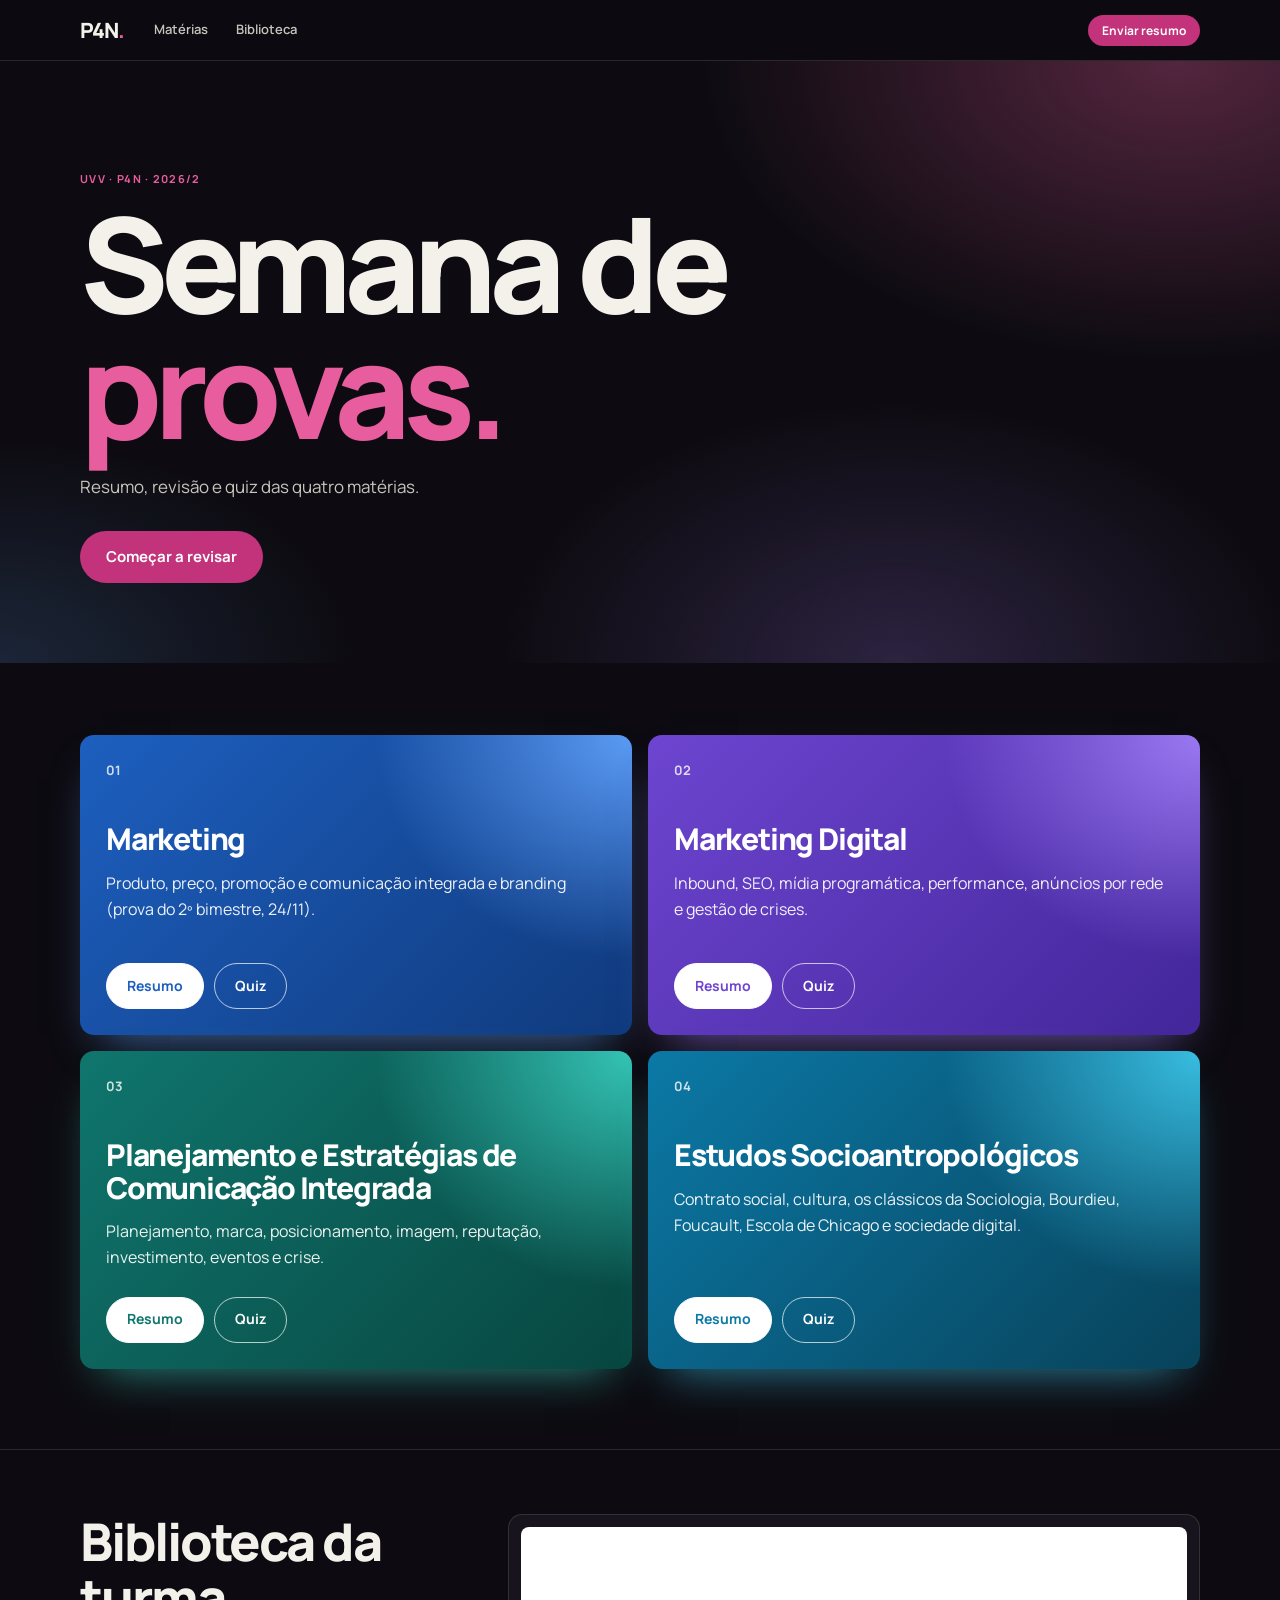
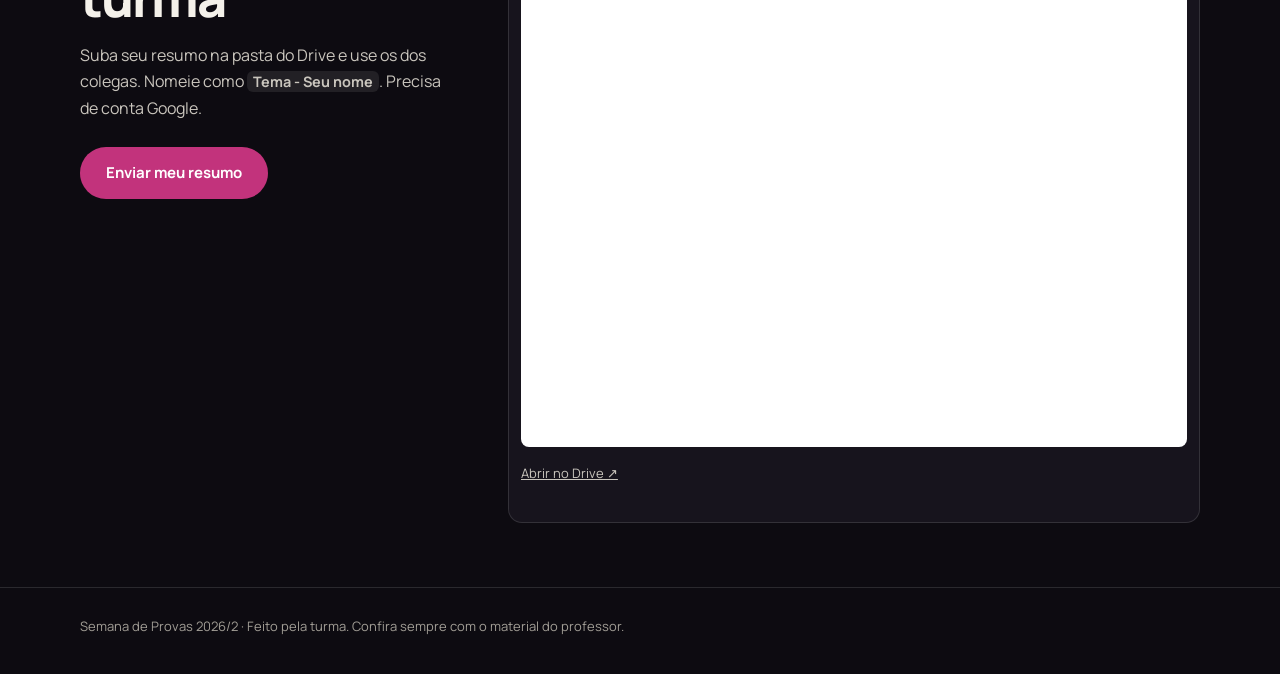
<file: docs/index.html>
<!doctype html>
<html lang="pt-BR">
<head>
<meta charset="utf-8">
<meta name="viewport" content="width=device-width, initial-scale=1">
<meta name="description" content="Resumos, revisão relâmpago e quizzes das quatro matérias da semana de provas 2026/2, mais uma biblioteca de resumos da turma.">
<meta name="theme-color" content="#0d0b11">
<title>Semana de Provas 2026/2 · P4N</title>
<link rel="icon" href="data:image/svg+xml,%3Csvg xmlns='http://www.w3.org/2000/svg' viewBox='0 0 24 24'%3E%3Cpath fill='%23e85d9e' d='M12 3L1 9l11 6l9-4.91V17h2V9M5 13.18v4L12 21l7-3.82v-4L12 17z'/%3E%3C/svg%3E">
<link rel="preconnect" href="https://fonts.googleapis.com"><link rel="preconnect" href="https://fonts.gstatic.com" crossorigin><link href="https://fonts.googleapis.com/css2?family=Manrope:wght@400;500;600;700;800&display=swap" rel="stylesheet">
<link rel="stylesheet" href="style.css?v=cdbc5a06">
<script src="app.js?v=583c9f27" defer></script>
</head>
<body class="page-home">
<a class="skip" href="#conteudo">Pular para o conteúdo</a>
<header class="topbar"><div class="wrap topbar-in"><a class="brand" href="index.html" aria-label="Início">P4N<span>.</span></a><nav class="toplinks" aria-label="Seções"><a href="#materias">Matérias</a><a href="#biblioteca">Biblioteca</a></nav><a class="top-cta" href="https://drive.google.com/drive/folders/1ZEse542tBFMzU_K1Bm_n62pYWgQAYsZ6" target="_blank" rel="noreferrer">Enviar resumo</a></div></header>
<header class="hero hero-home"><div class="wrap hero-in"><p class="eyebrow">UVV · P4N · 2026/2</p><h1>Semana de<br><em>provas.</em></h1><p class="lede">Resumo, revisão e quiz das quatro matérias.</p><div class="hero-actions"><a class="button big" href="#materias">Começar a revisar</a></div></div></header>
<main id="conteudo"><section class="wrap block" id="materias"><div class="subjects"><article class="subject-card card-blue"><span class="card-num">01</span><h3><a href="marketing.html">Marketing</a></h3><p>Produto, preço, promoção e comunicação integrada e branding (prova do 2º bimestre, 24/11).</p><div class="card-actions"><a class="button" href="marketing.html">Resumo</a><a class="button ghost" href="quiz-marketing.html">Quiz</a></div></article><article class="subject-card card-violet"><span class="card-num">02</span><h3><a href="marketing-digital.html">Marketing Digital</a></h3><p>Inbound, SEO, mídia programática, performance, anúncios por rede e gestão de crises.</p><div class="card-actions"><a class="button" href="marketing-digital.html">Resumo</a><a class="button ghost" href="quiz-marketing-digital.html">Quiz</a></div></article><article class="subject-card card-teal"><span class="card-num">03</span><h3><a href="planejamento-comunicacao-integrada.html">Planejamento e Estratégias de Comunicação Integrada</a></h3><p>Planejamento, marca, posicionamento, imagem, reputação, investimento, eventos e crise.</p><div class="card-actions"><a class="button" href="planejamento-comunicacao-integrada.html">Resumo</a><a class="button ghost" href="quiz-planejamento.html">Quiz</a></div></article><article class="subject-card card-cyan"><span class="card-num">04</span><h3><a href="estudos-socioantropologicos.html">Estudos Socioantropológicos</a></h3><p>Contrato social, cultura, os clássicos da Sociologia, Bourdieu, Foucault, Escola de Chicago e sociedade digital.</p><div class="card-actions"><a class="button" href="estudos-socioantropologicos.html">Resumo</a><a class="button ghost" href="quiz-socioantropologicos.html">Quiz</a></div></article></div></section><section class="library" id="biblioteca"><div class="wrap library-in"><div class="library-text"><h2>Biblioteca da turma</h2><p>Suba seu resumo na pasta do Drive e use os dos colegas. Nomeie como <code>Tema - Seu nome</code>. Precisa de conta Google.</p><a class="button big" href="https://drive.google.com/drive/folders/1ZEse542tBFMzU_K1Bm_n62pYWgQAYsZ6" target="_blank" rel="noreferrer">Enviar meu resumo</a></div><div class="drive-embed"><iframe src="https://drive.google.com/embeddedfolderview?id=1ZEse542tBFMzU_K1Bm_n62pYWgQAYsZ6#grid" title="Pasta do Google Drive com os resumos da turma" loading="lazy"></iframe><p class="embed-note"><a href="https://drive.google.com/drive/folders/1ZEse542tBFMzU_K1Bm_n62pYWgQAYsZ6" target="_blank" rel="noreferrer">Abrir no Drive ↗</a></p></div></div></section>
</main>
<footer class="footer"><div class="wrap">Semana de Provas 2026/2 · Feito pela turma. Confira sempre com o material do professor.</div></footer>
</body>
</html>
</file>
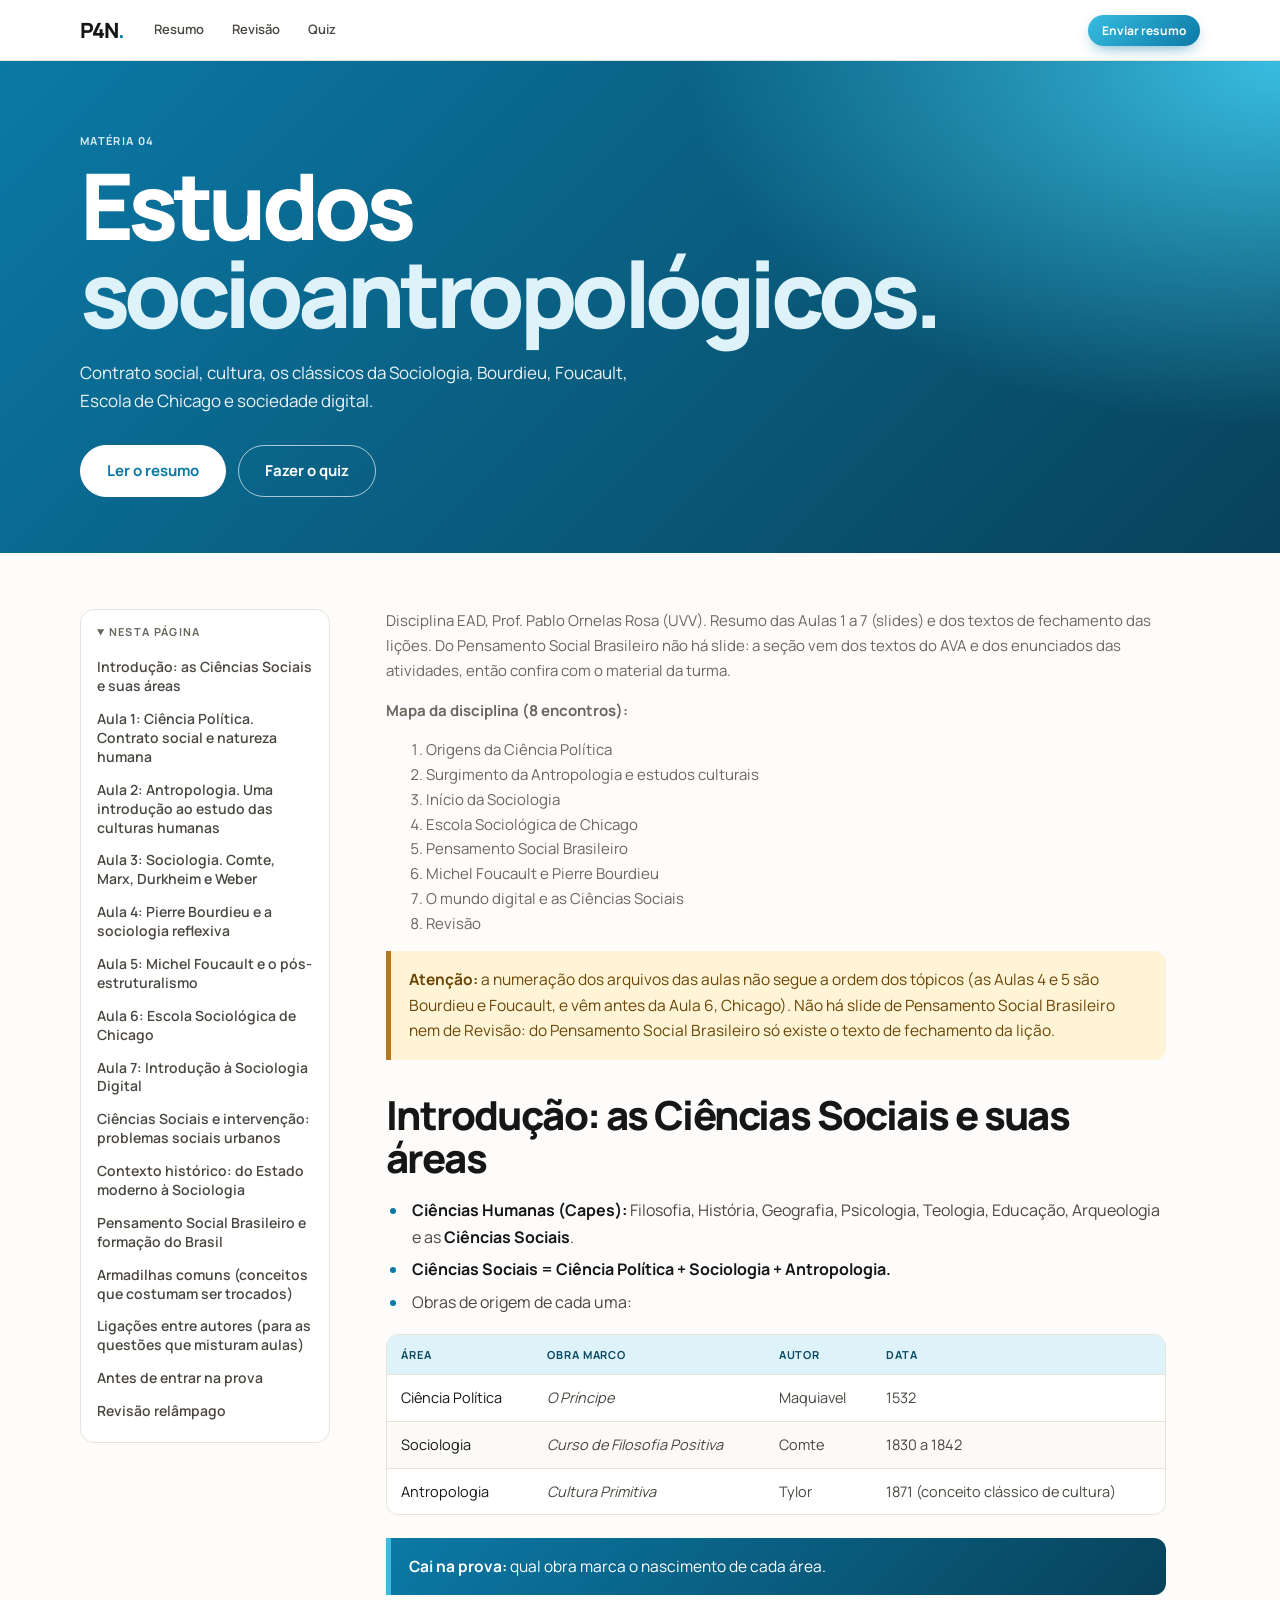
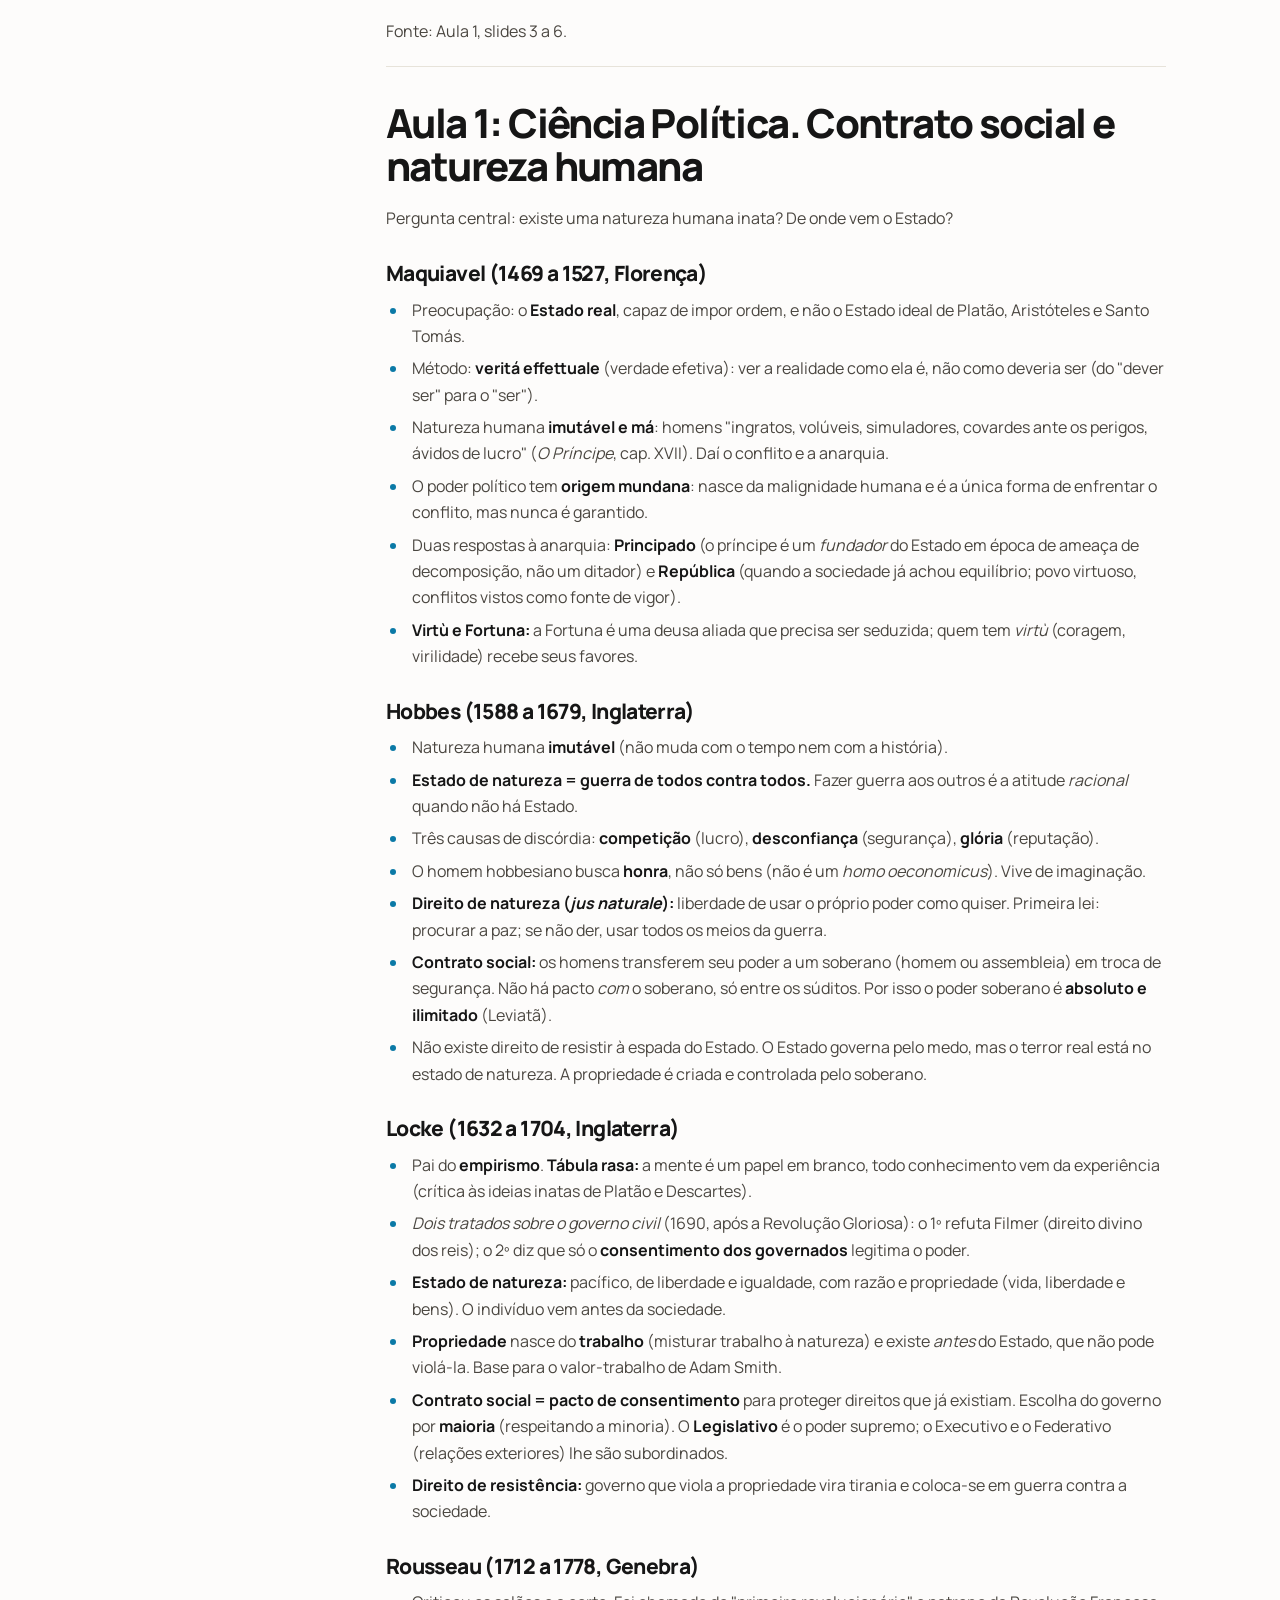
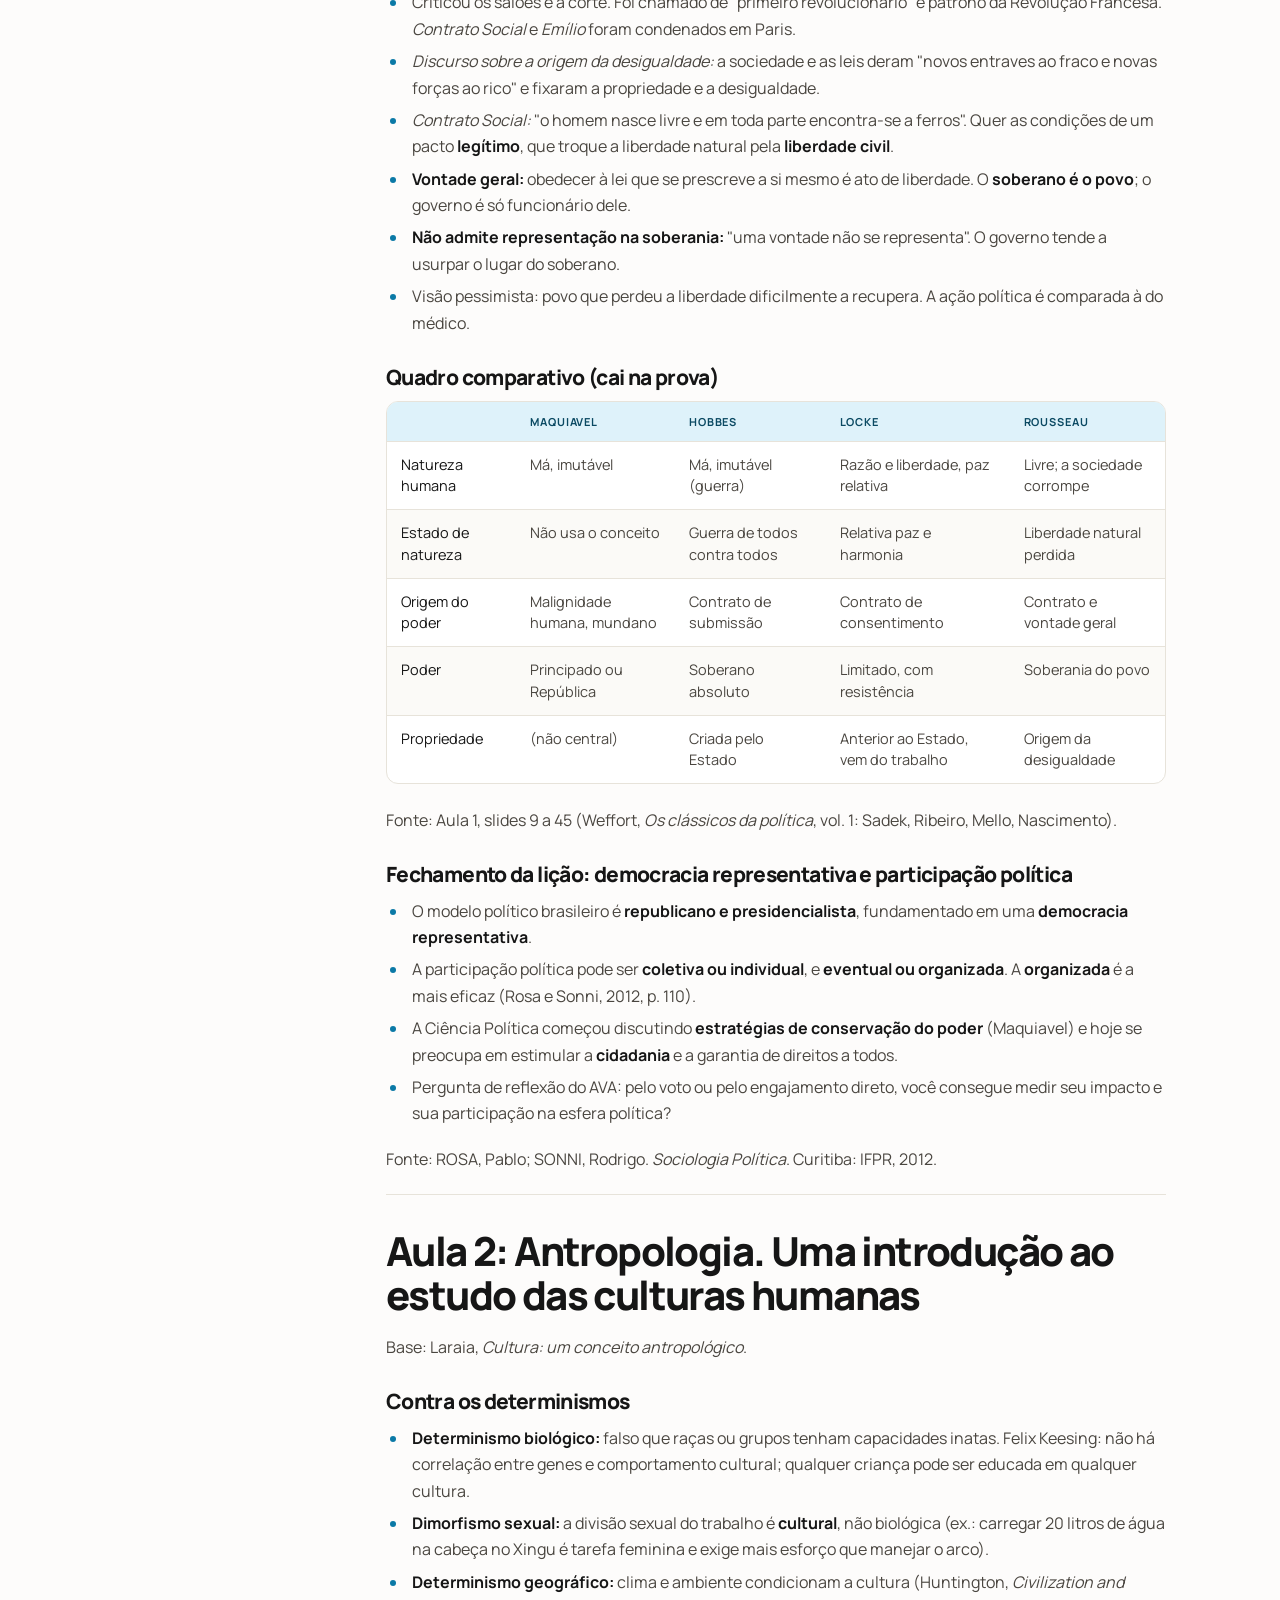
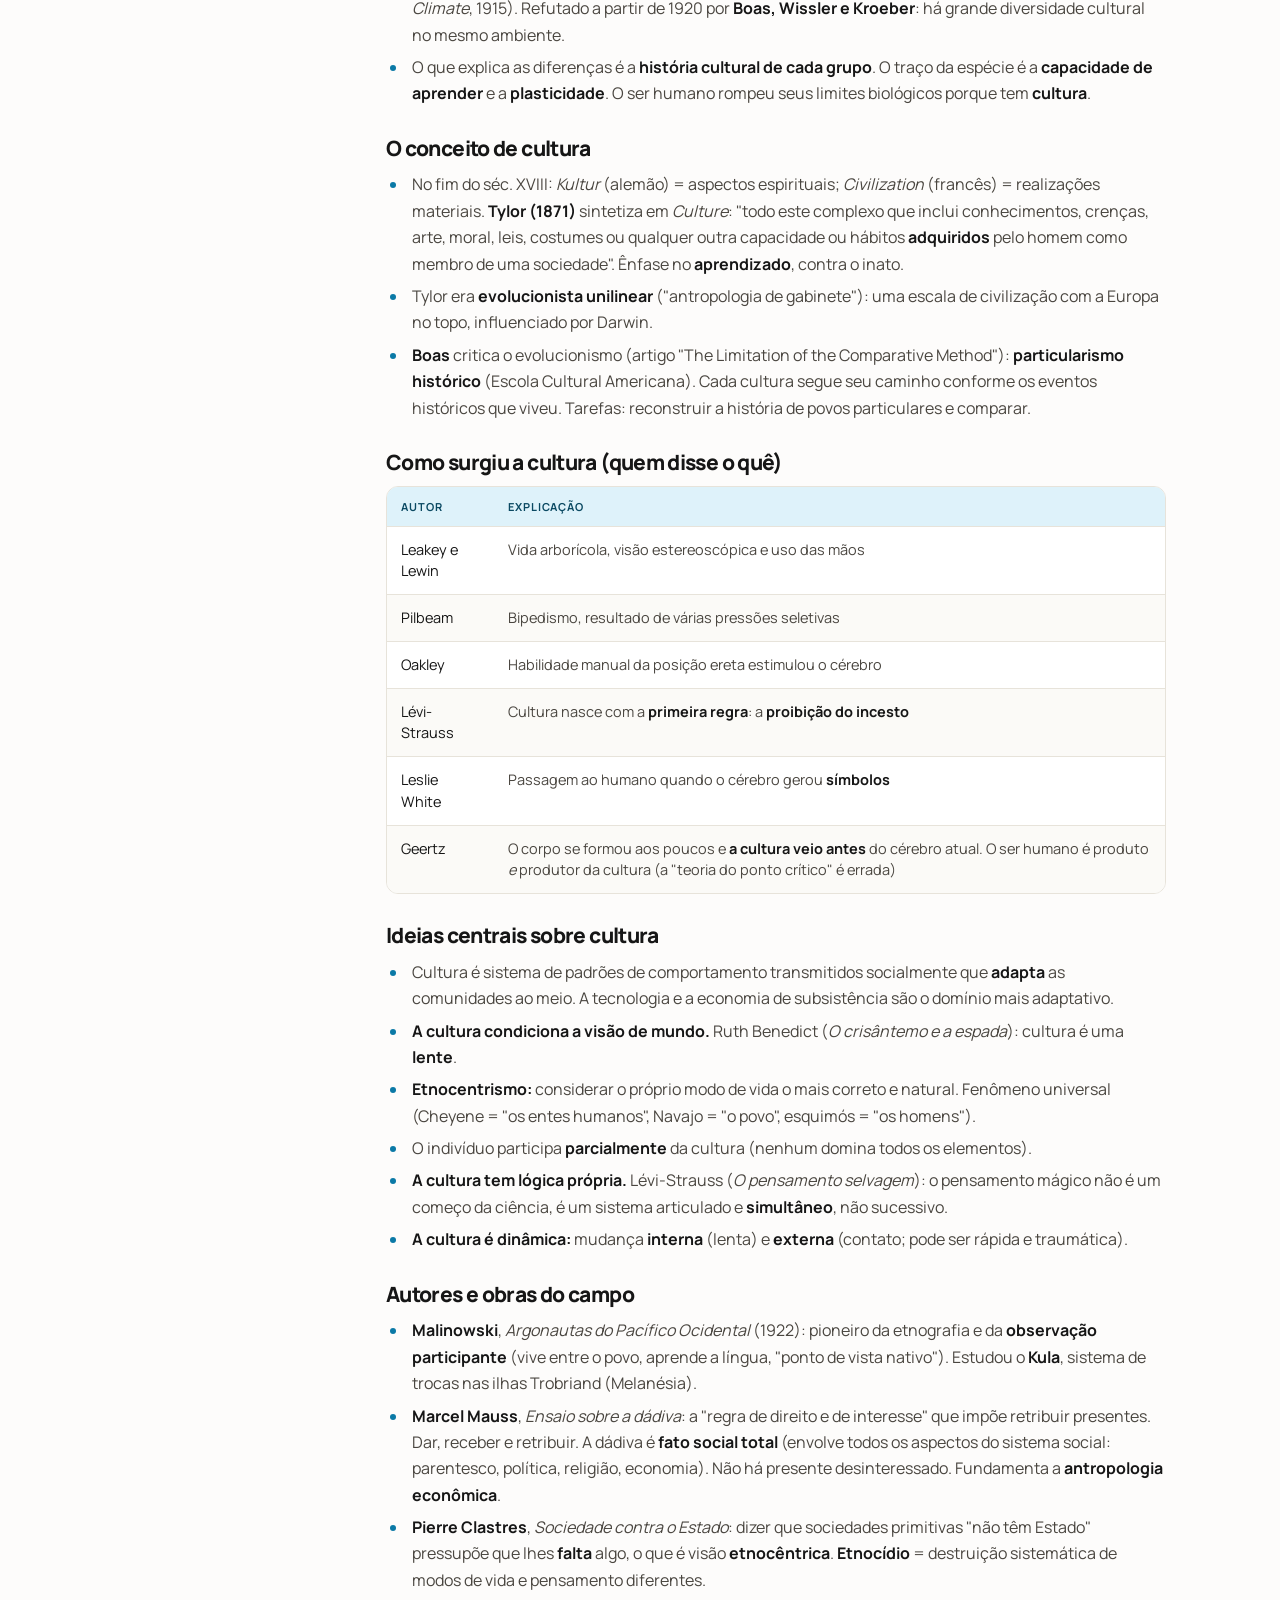
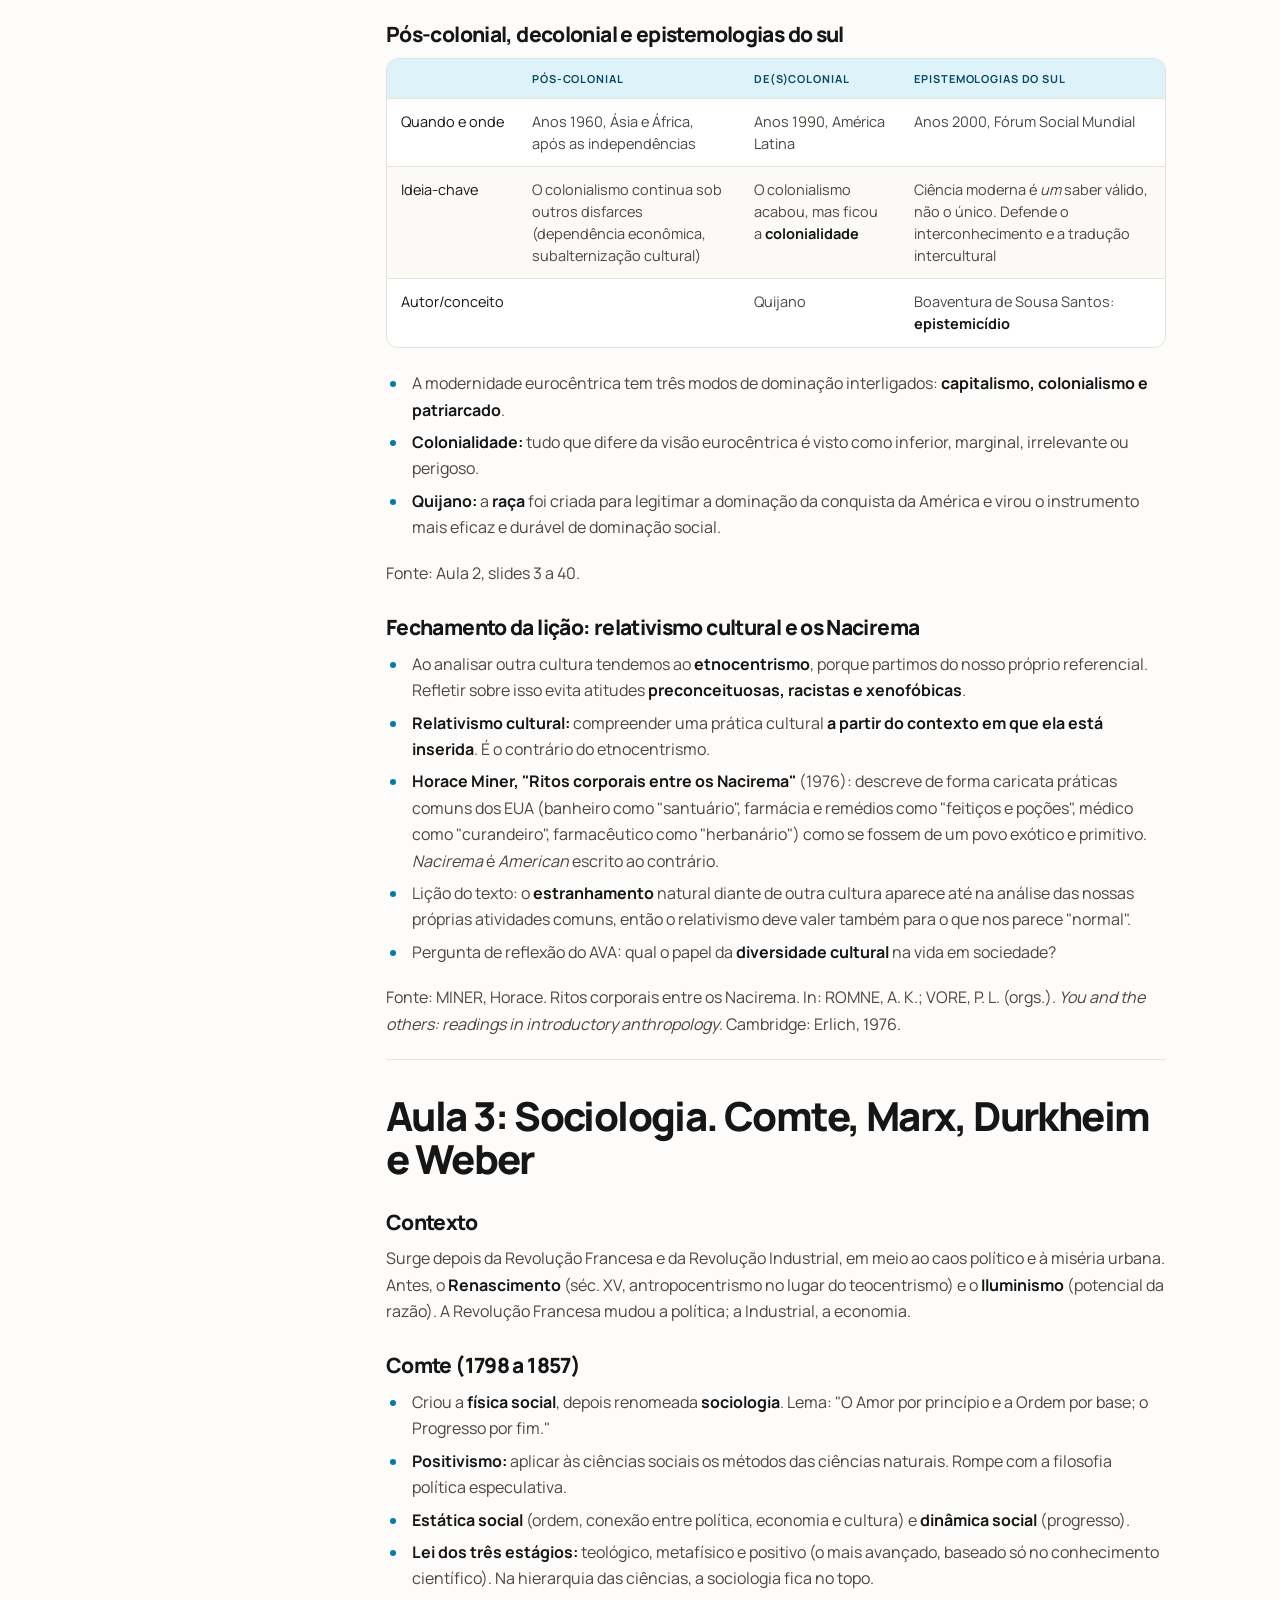
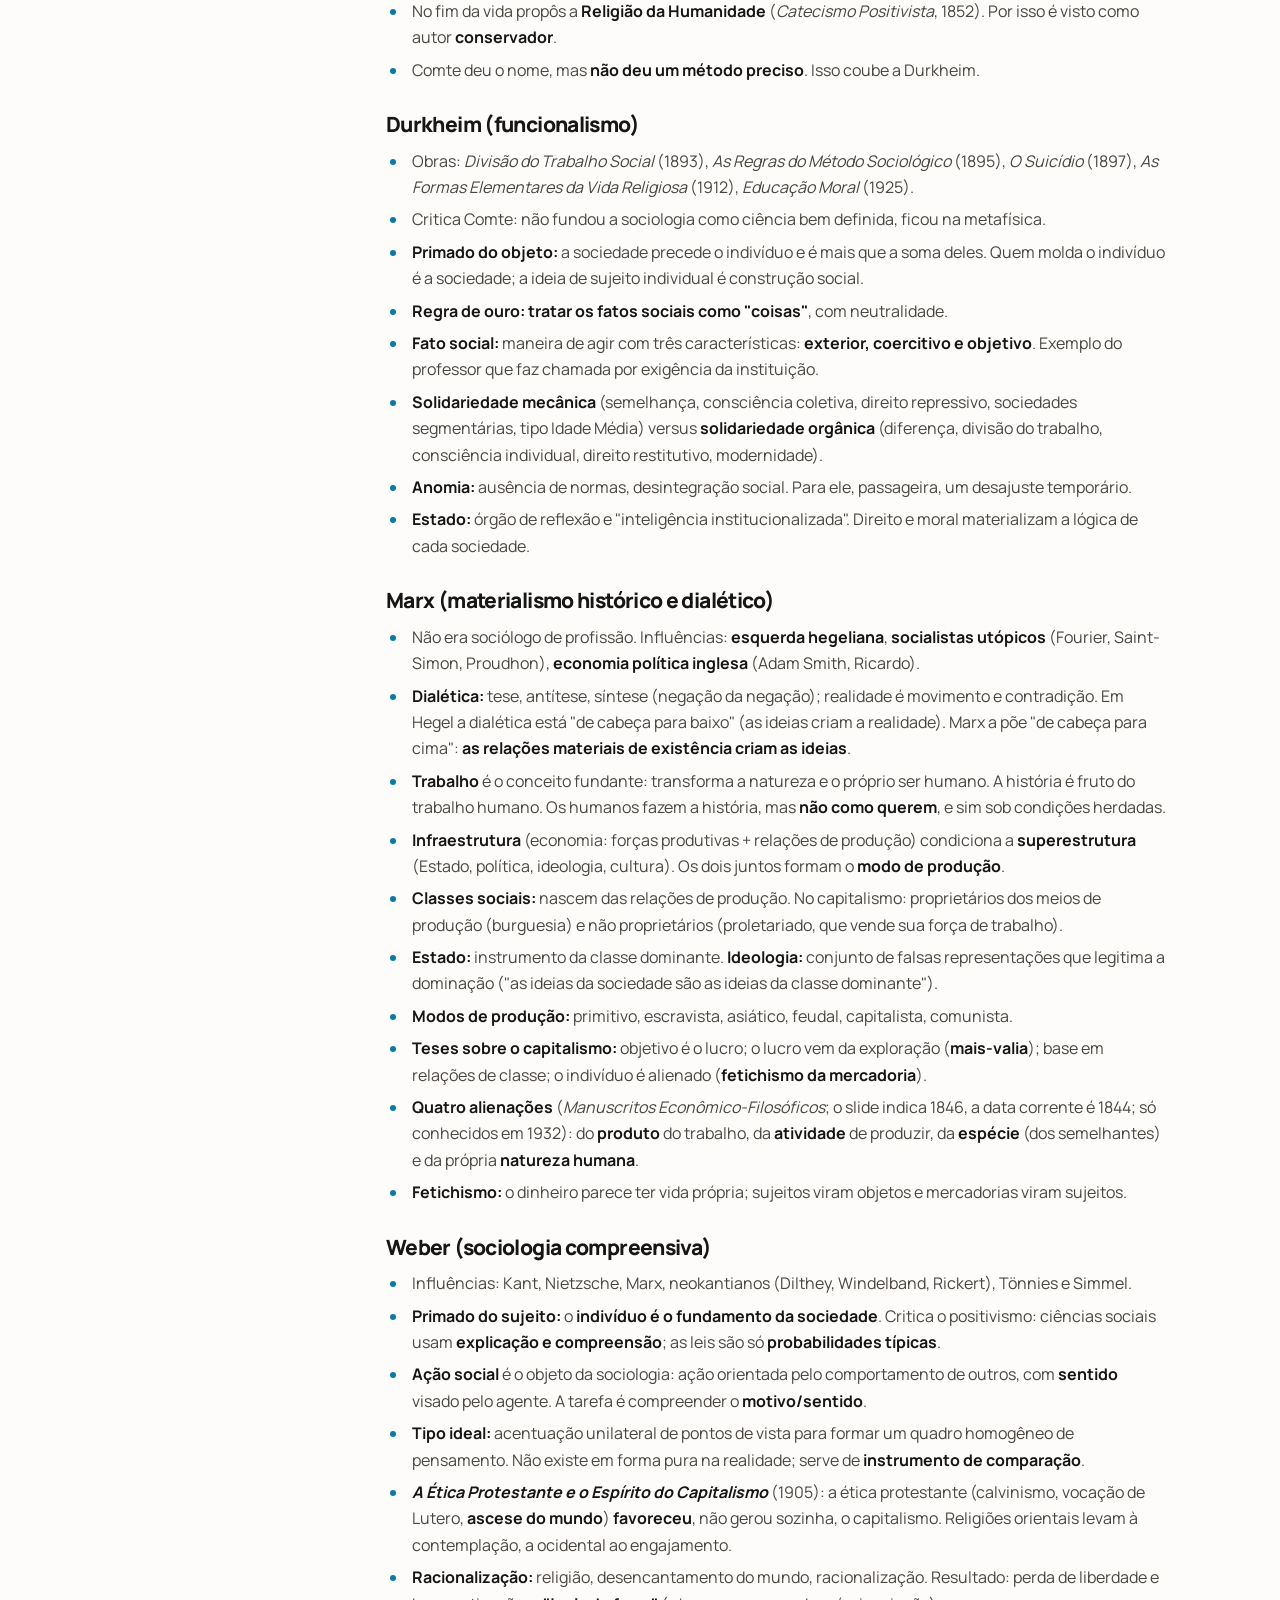
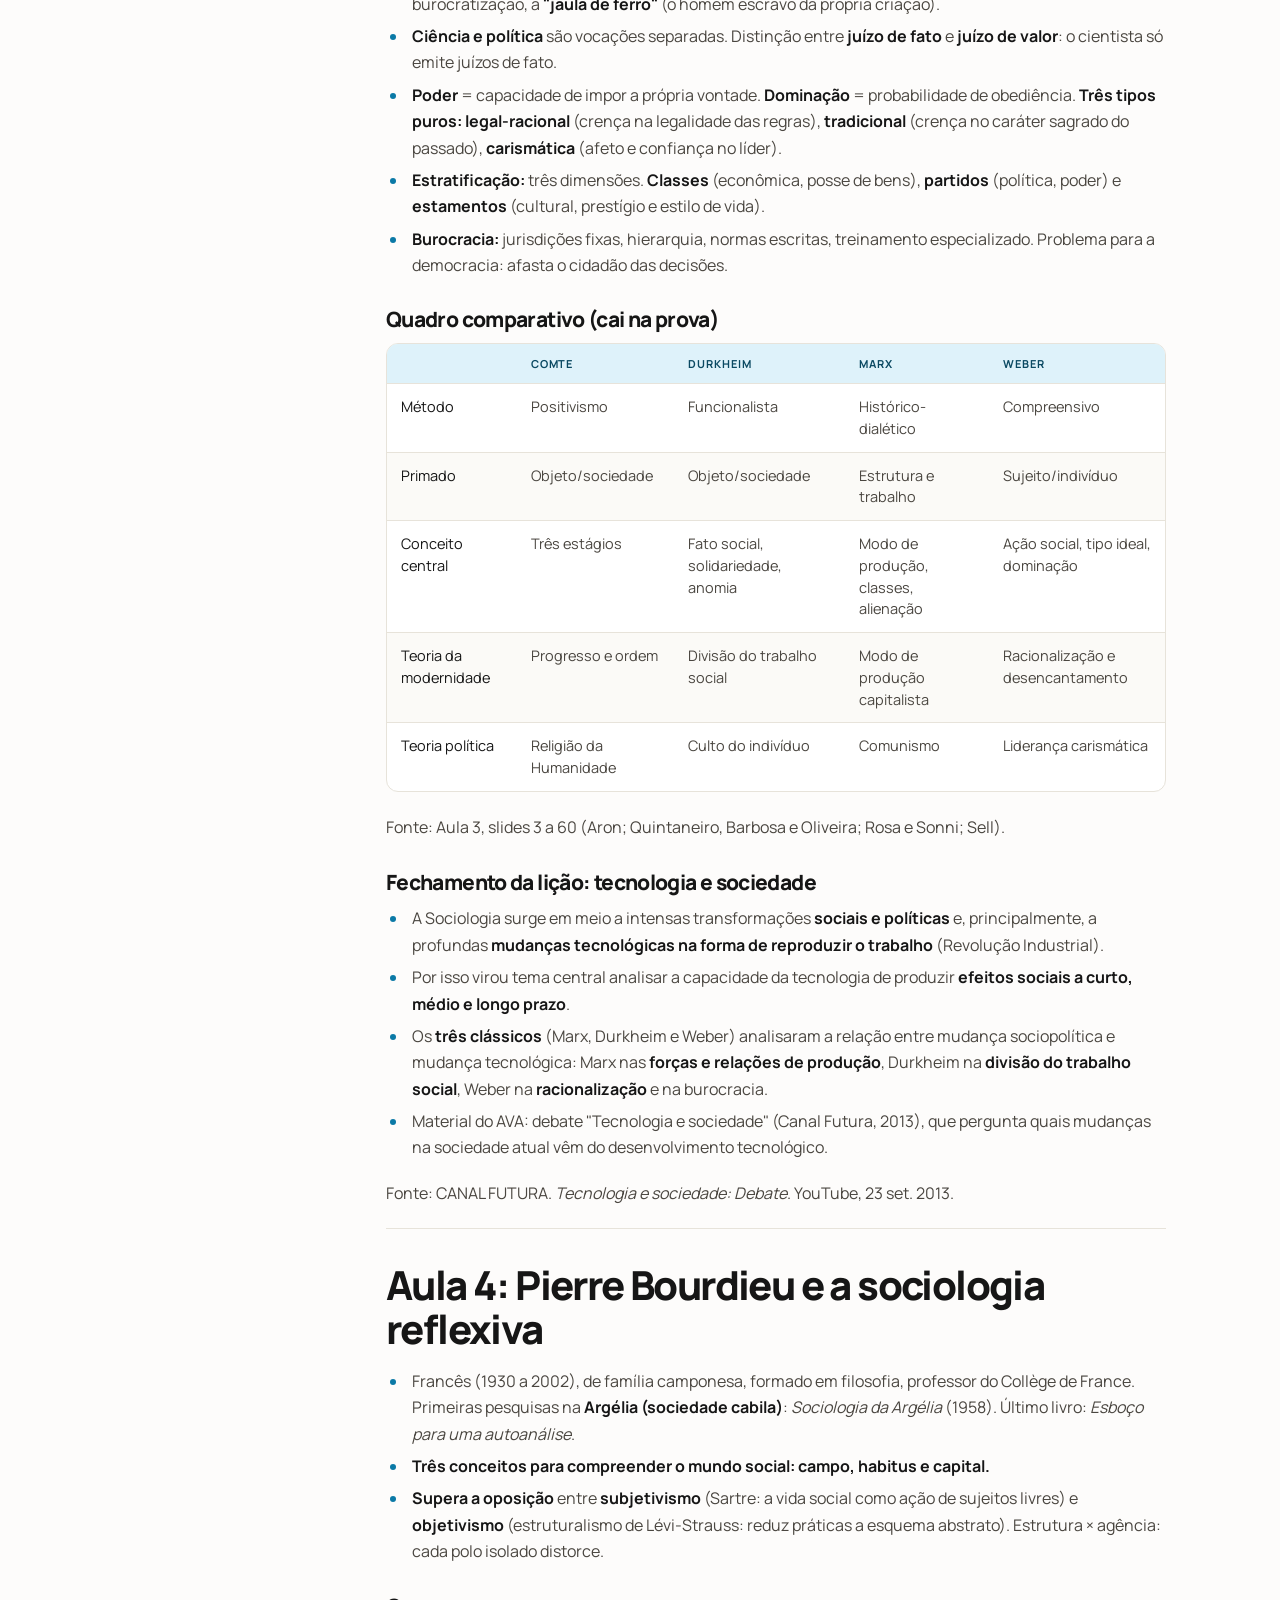
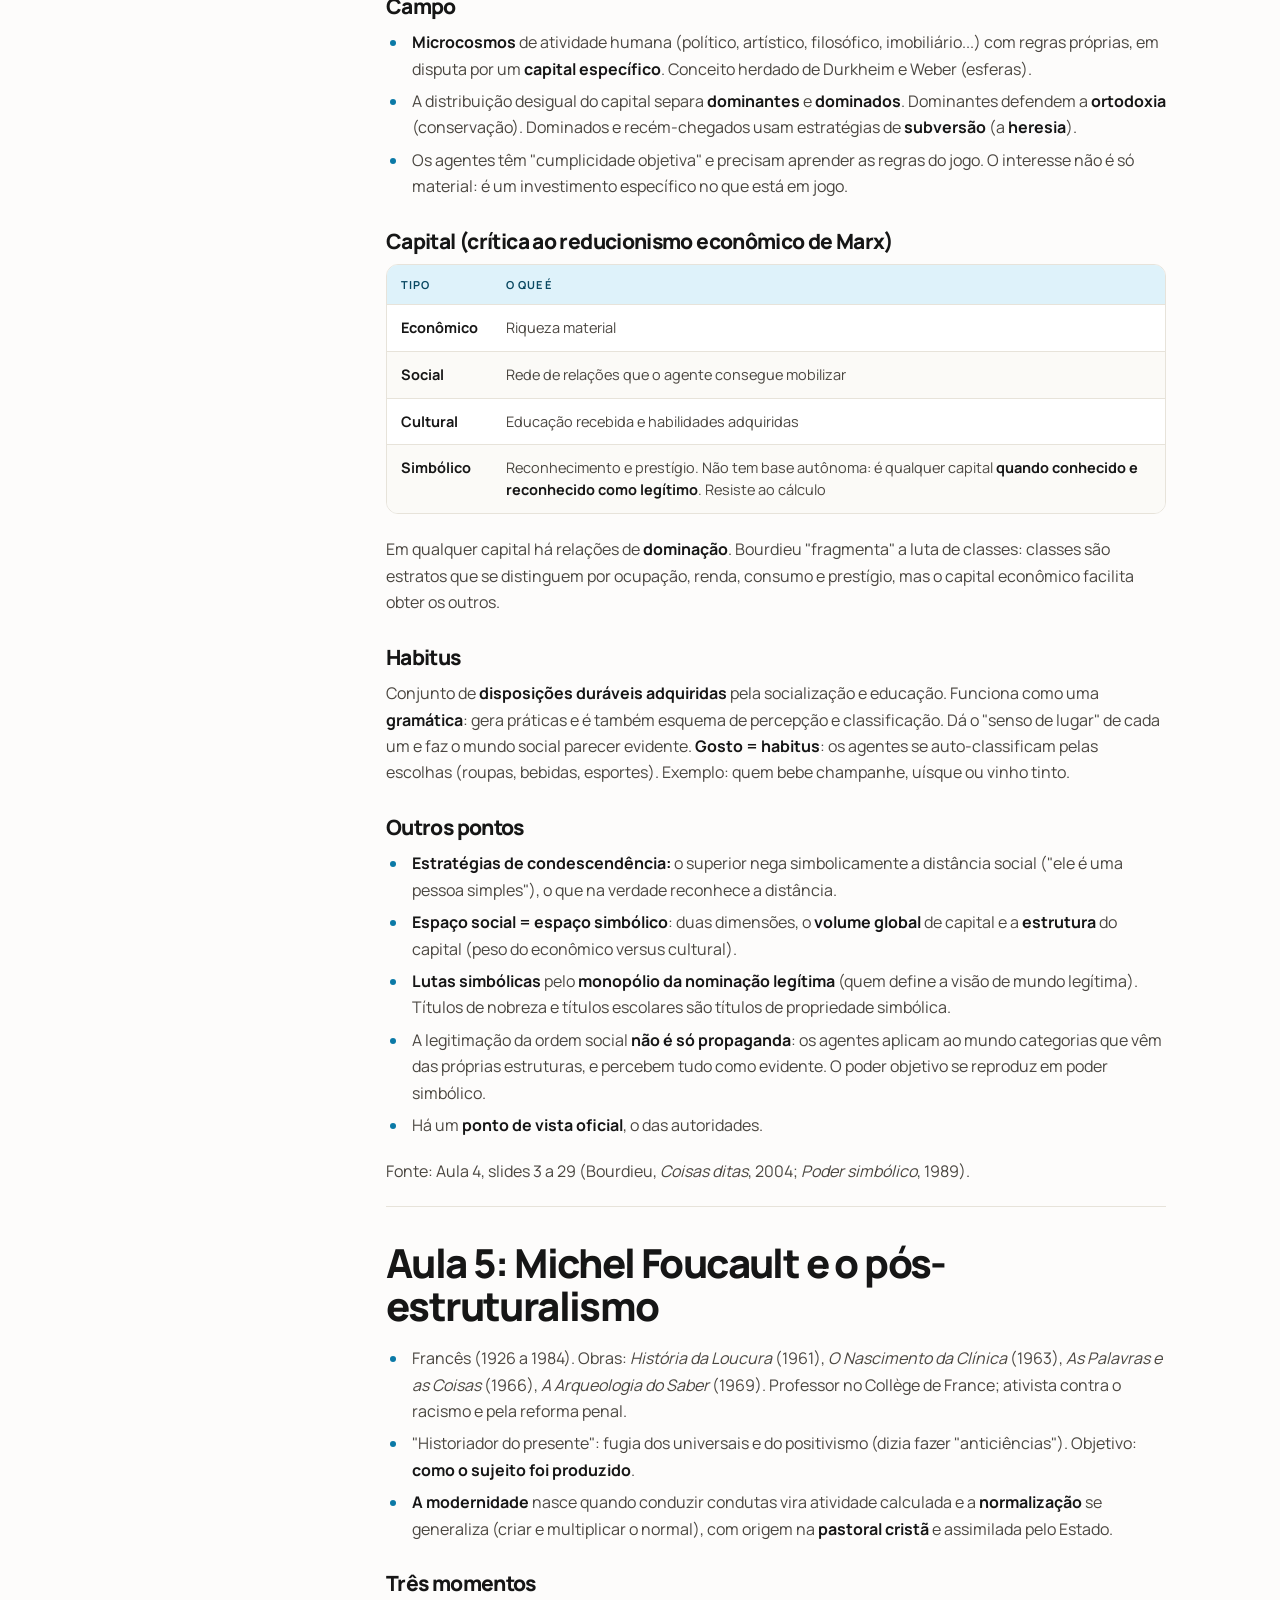
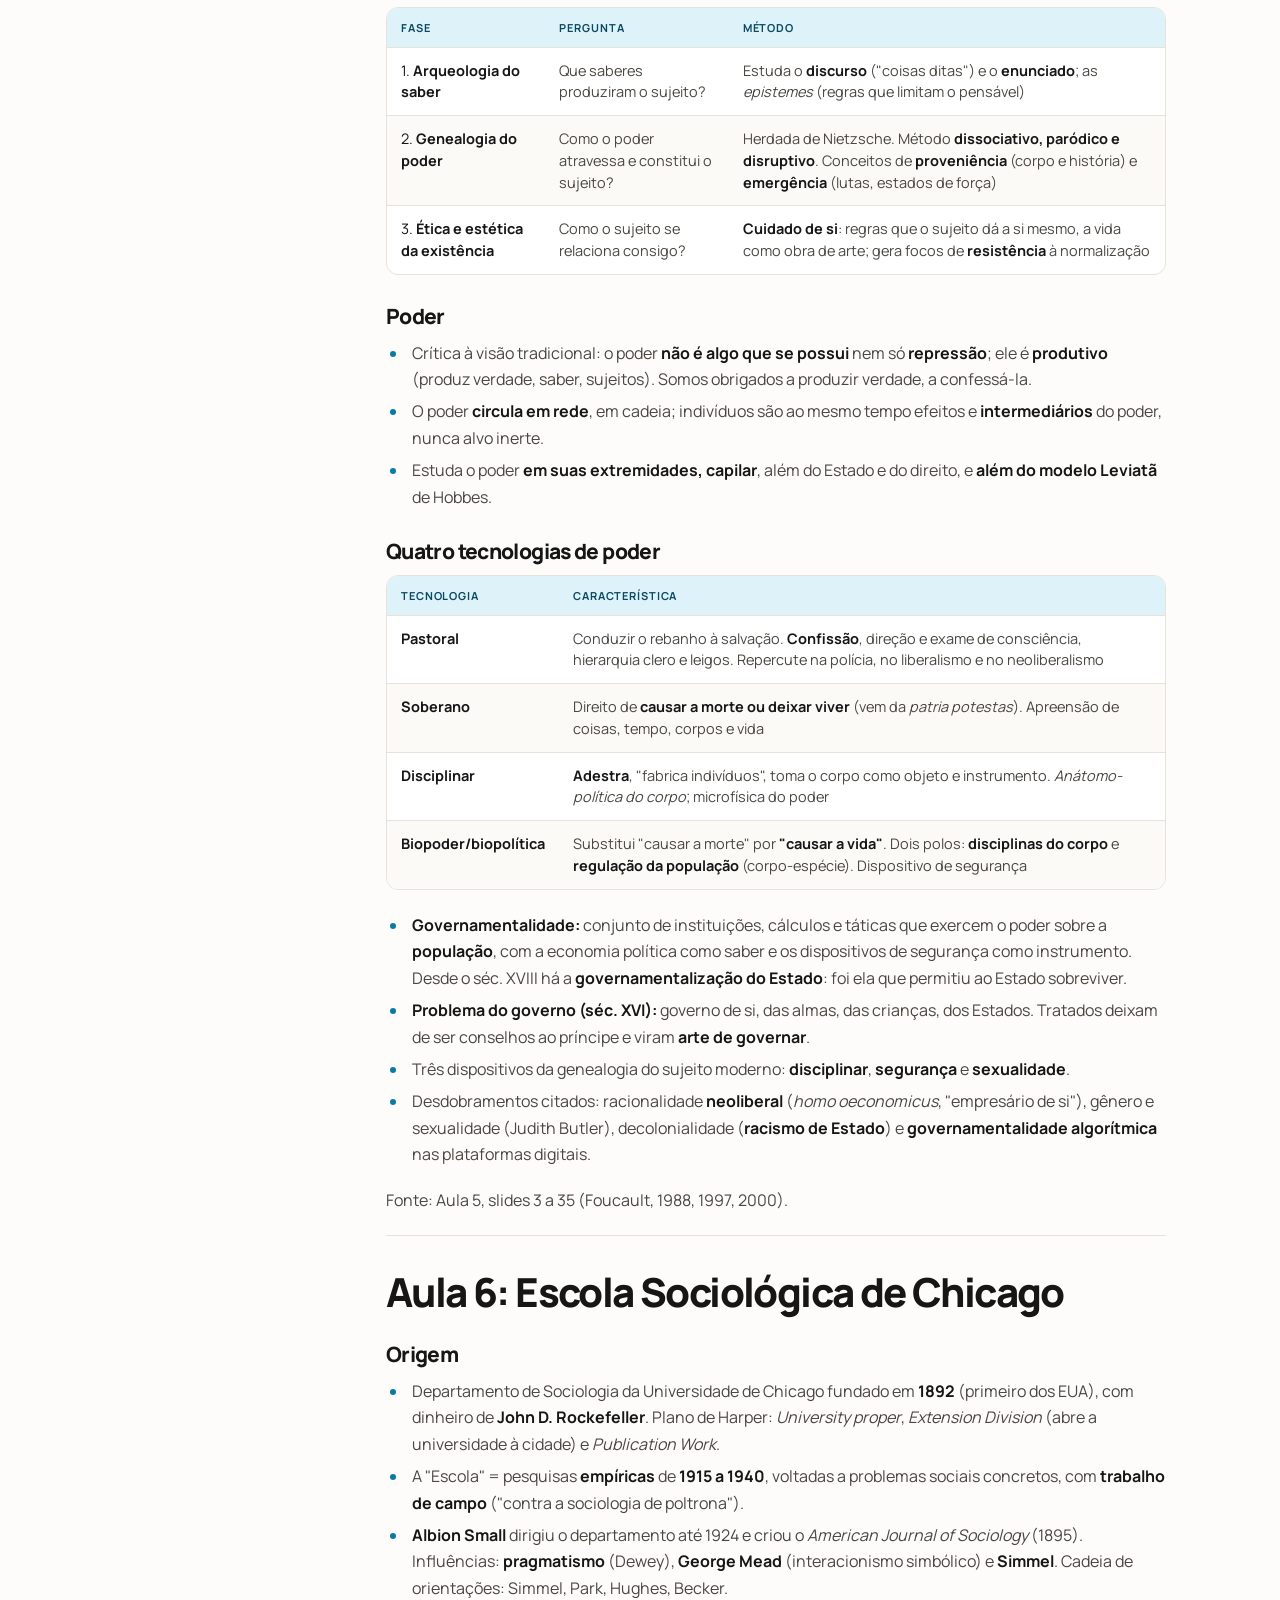
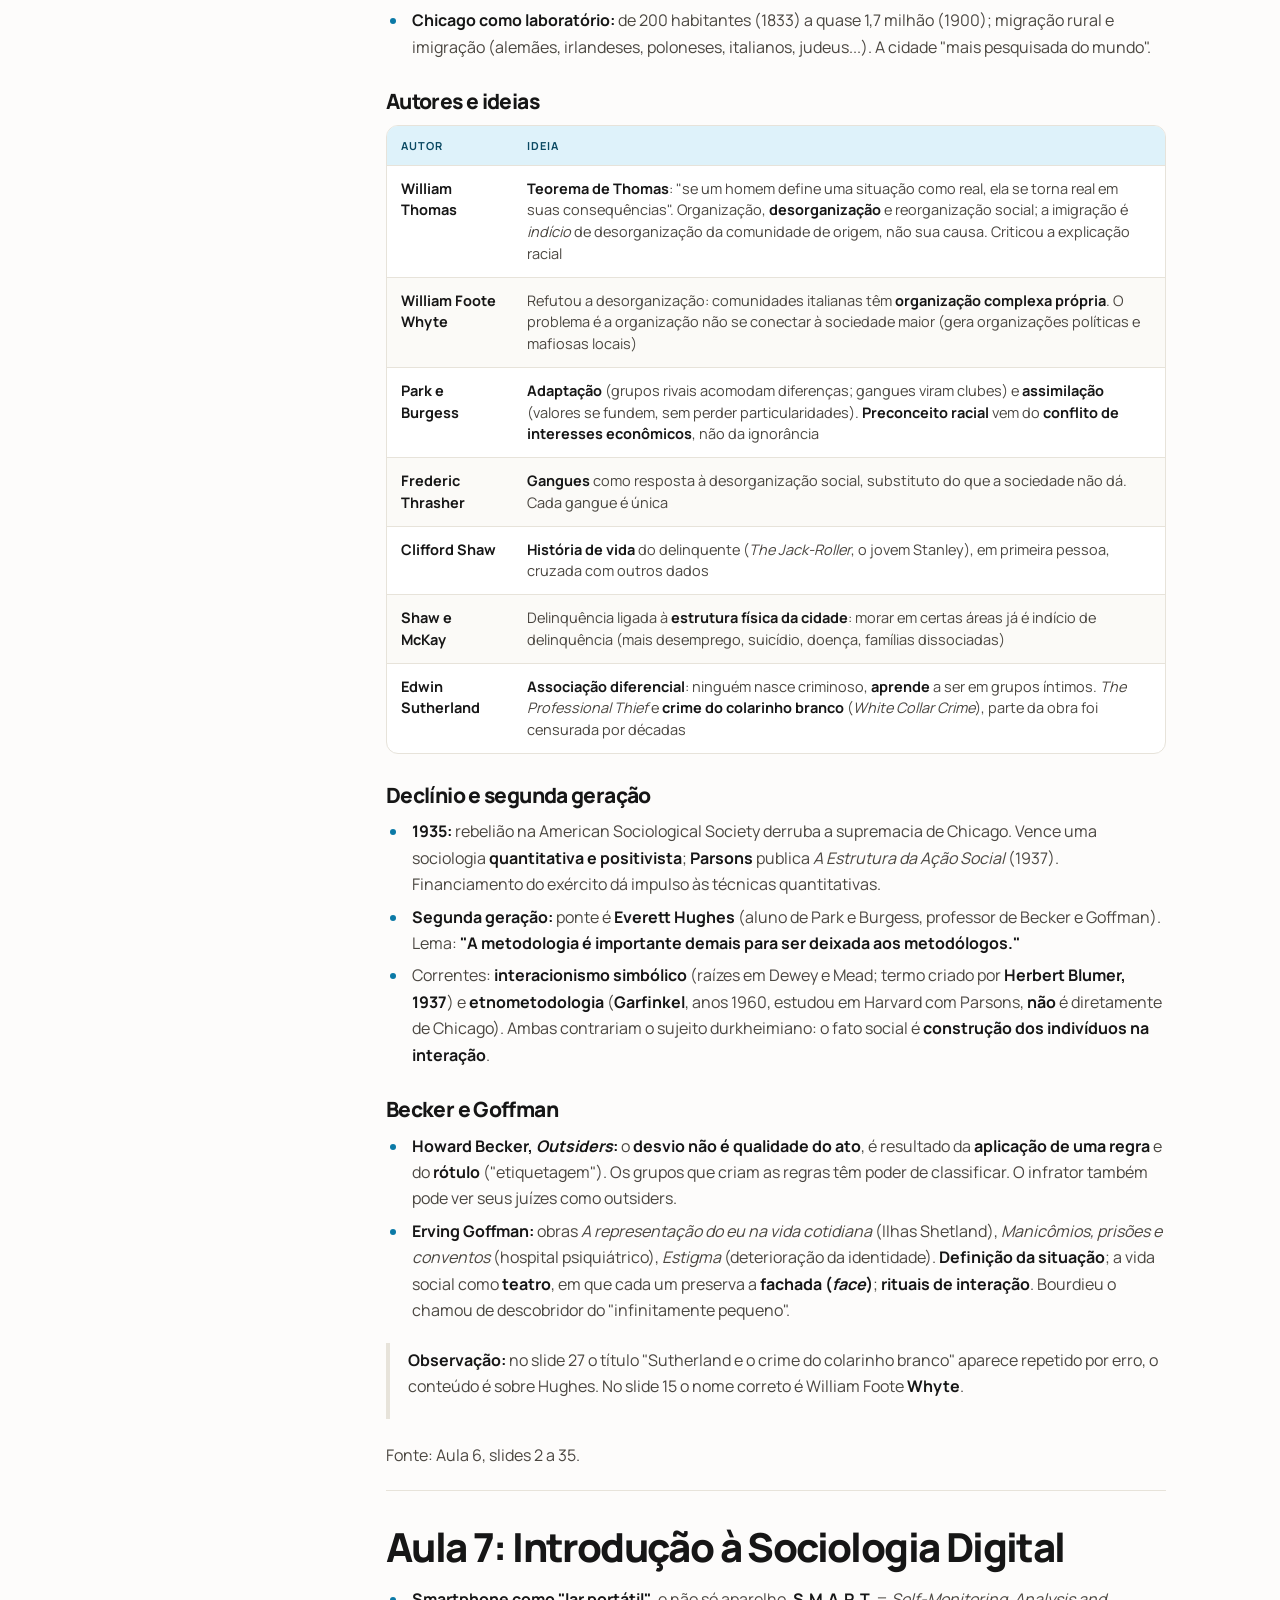
<file: docs/estudos-socioantropologicos.html>
<!doctype html>
<html lang="pt-BR">
<head>
<meta charset="utf-8">
<meta name="viewport" content="width=device-width, initial-scale=1">
<meta name="description" content="Contrato social, cultura, os clássicos da Sociologia, Bourdieu, Foucault, Escola de Chicago e sociedade digital.">
<meta name="theme-color" content="#0d0b11">
<title>Estudos Socioantropológicos · Semana de Provas</title>
<link rel="icon" href="data:image/svg+xml,%3Csvg xmlns='http://www.w3.org/2000/svg' viewBox='0 0 24 24'%3E%3Cpath fill='%23e85d9e' d='M12 3L1 9l11 6l9-4.91V17h2V9M5 13.18v4L12 21l7-3.82v-4L12 17z'/%3E%3C/svg%3E">
<link rel="preconnect" href="https://fonts.googleapis.com"><link rel="preconnect" href="https://fonts.gstatic.com" crossorigin><link href="https://fonts.googleapis.com/css2?family=Manrope:wght@400;500;600;700;800&display=swap" rel="stylesheet">
<link rel="stylesheet" href="style.css?v=cdbc5a06">
<script src="app.js?v=583c9f27" defer></script>
</head>
<body class="page-light accent-cyan">
<a class="skip" href="#conteudo">Pular para o conteúdo</a>
<header class="topbar"><div class="wrap topbar-in"><a class="brand" href="index.html" aria-label="Início">P4N<span>.</span></a><nav class="toplinks" aria-label="Seções"><a href="#resumo">Resumo</a><a href="#revisao">Revisão</a><a href="quiz-socioantropologicos.html">Quiz</a></nav><a class="top-cta" href="https://drive.google.com/drive/folders/1ZEse542tBFMzU_K1Bm_n62pYWgQAYsZ6" target="_blank" rel="noreferrer">Enviar resumo</a></div></header>
<header class="hero hero-sub"><div class="wrap hero-in"><p class="eyebrow">Matéria 04</p><h1>Estudos<br><em>socioantro&shy;pológicos.</em></h1><p class="lede">Contrato social, cultura, os clássicos da Sociologia, Bourdieu, Foucault, Escola de Chicago e sociedade digital.</p><div class="hero-actions"><a class="button big" href="#resumo">Ler o resumo</a><a class="button big ghost" href="quiz-socioantropologicos.html">Fazer o quiz</a></div></div></header>
<main id="conteudo"><div class="wrap subject-layout" id="resumo"><aside class="toc"><details open><summary>Nesta página</summary><ol><li><a href="#introducao-as-ciencias-sociais-e-suas-areas">Introdução: as Ciências Sociais e suas áreas</a></li><li><a href="#aula-1-ciencia-politica-contrato-social-e-natureza-humana">Aula 1: Ciência Política. Contrato social e natureza humana</a></li><li><a href="#aula-2-antropologia-uma-introducao-ao-estudo-das-culturas-humanas">Aula 2: Antropologia. Uma introdução ao estudo das culturas humanas</a></li><li><a href="#aula-3-sociologia-comte-marx-durkheim-e-weber">Aula 3: Sociologia. Comte, Marx, Durkheim e Weber</a></li><li><a href="#aula-4-pierre-bourdieu-e-a-sociologia-reflexiva">Aula 4: Pierre Bourdieu e a sociologia reflexiva</a></li><li><a href="#aula-5-michel-foucault-e-o-pos-estruturalismo">Aula 5: Michel Foucault e o pós-estruturalismo</a></li><li><a href="#aula-6-escola-sociologica-de-chicago">Aula 6: Escola Sociológica de Chicago</a></li><li><a href="#aula-7-introducao-a-sociologia-digital">Aula 7: Introdução à Sociologia Digital</a></li><li><a href="#ciencias-sociais-e-intervencao-problemas-sociais-urbanos">Ciências Sociais e intervenção: problemas sociais urbanos</a></li><li><a href="#contexto-historico-do-estado-moderno-a-sociologia">Contexto histórico: do Estado moderno à Sociologia</a></li><li><a href="#pensamento-social-brasileiro-e-formacao-do-brasil">Pensamento Social Brasileiro e formação do Brasil</a></li><li><a href="#armadilhas-comuns-conceitos-que-costumam-ser-trocados">Armadilhas comuns (conceitos que costumam ser trocados)</a></li><li><a href="#ligacoes-entre-autores-para-as-questoes-que-misturam-aulas">Ligações entre autores (para as questões que misturam aulas)</a></li><li><a href="#antes-de-entrar-na-prova">Antes de entrar na prova</a></li><li><a href="#revisao">Revisão relâmpago</a></li></ol></details></aside><article class="resumo"><div class="resumo-lead"><p>Disciplina EAD, Prof. Pablo Ornelas Rosa (UVV). Resumo das Aulas 1 a 7 (slides) e dos textos de fechamento das lições. Do Pensamento Social Brasileiro não há slide: a seção vem dos textos do AVA e dos enunciados das atividades, então confira com o material da turma.</p><p><strong>Mapa da disciplina (8 encontros):</strong></p><ol><li>Origens da Ciência Política</li><li>Surgimento da Antropologia e estudos culturais</li><li>Início da Sociologia</li><li>Escola Sociológica de Chicago</li><li>Pensamento Social Brasileiro</li><li>Michel Foucault e Pierre Bourdieu</li><li>O mundo digital e as Ciências Sociais</li><li>Revisão</li></ol><aside class="callout callout-warn"><p><strong>Atenção:</strong> a numeração dos arquivos das aulas não segue a ordem dos tópicos (as Aulas 4 e 5 são Bourdieu e Foucault, e vêm antes da Aula 6, Chicago). Não há slide de Pensamento Social Brasileiro nem de Revisão: do Pensamento Social Brasileiro só existe o texto de fechamento da lição.</p></aside></div><section class="sec" id="introducao-as-ciencias-sociais-e-suas-areas"><h2>Introdução: as Ciências Sociais e suas áreas</h2><ul><li><strong>Ciências Humanas (Capes):</strong> Filosofia, História, Geografia, Psicologia, Teologia, Educação, Arqueologia e as <strong>Ciências Sociais</strong>.</li><li><strong>Ciências Sociais = Ciência Política + Sociologia + Antropologia.</strong></li><li>Obras de origem de cada uma:</li></ul><div class="table-wrap"><table><thead><tr><th>Área</th><th>Obra marco</th><th>Autor</th><th>Data</th></tr></thead><tbody><tr><td data-label="Área">Ciência Política</td><td data-label="Obra marco"><em>O Príncipe</em></td><td data-label="Autor">Maquiavel</td><td data-label="Data">1532</td></tr><tr><td data-label="Área">Sociologia</td><td data-label="Obra marco"><em>Curso de Filosofia Positiva</em></td><td data-label="Autor">Comte</td><td data-label="Data">1830 a 1842</td></tr><tr><td data-label="Área">Antropologia</td><td data-label="Obra marco"><em>Cultura Primitiva</em></td><td data-label="Autor">Tylor</td><td data-label="Data">1871 (conceito clássico de cultura)</td></tr></tbody></table></div><aside class="callout callout-exam"><p><strong>Cai na prova:</strong> qual obra marca o nascimento de cada área.</p></aside><p>Fonte: Aula 1, slides 3 a 6.</p></section><section class="sec" id="aula-1-ciencia-politica-contrato-social-e-natureza-humana"><h2>Aula 1: Ciência Política. Contrato social e natureza humana</h2><p>Pergunta central: existe uma natureza humana inata? De onde vem o Estado?</p><h3>Maquiavel (1469 a 1527, Florença)</h3><ul><li>Preocupação: o <strong>Estado real</strong>, capaz de impor ordem, e não o Estado ideal de Platão, Aristóteles e Santo Tomás.</li><li>Método: <strong>veritá effettuale</strong> (verdade efetiva): ver a realidade como ela é, não como deveria ser (do "dever ser" para o "ser").</li><li>Natureza humana <strong>imutável e má</strong>: homens "ingratos, volúveis, simuladores, covardes ante os perigos, ávidos de lucro" (<em>O Príncipe</em>, cap. XVII). Daí o conflito e a anarquia.</li><li>O poder político tem <strong>origem mundana</strong>: nasce da malignidade humana e é a única forma de enfrentar o conflito, mas nunca é garantido.</li><li>Duas respostas à anarquia: <strong>Principado</strong> (o príncipe é um <em>fundador</em> do Estado em época de ameaça de decomposição, não um ditador) e <strong>República</strong> (quando a sociedade já achou equilíbrio; povo virtuoso, conflitos vistos como fonte de vigor).</li><li><strong>Virtù e Fortuna:</strong> a Fortuna é uma deusa aliada que precisa ser seduzida; quem tem <em>virtù</em> (coragem, virilidade) recebe seus favores.</li></ul><h3>Hobbes (1588 a 1679, Inglaterra)</h3><ul><li>Natureza humana <strong>imutável</strong> (não muda com o tempo nem com a história).</li><li><strong>Estado de natureza = guerra de todos contra todos.</strong> Fazer guerra aos outros é a atitude <em>racional</em> quando não há Estado.</li><li>Três causas de discórdia: <strong>competição</strong> (lucro), <strong>desconfiança</strong> (segurança), <strong>glória</strong> (reputação).</li><li>O homem hobbesiano busca <strong>honra</strong>, não só bens (não é um <em>homo oeconomicus</em>). Vive de imaginação.</li><li><strong>Direito de natureza (<em>jus naturale</em>):</strong> liberdade de usar o próprio poder como quiser. Primeira lei: procurar a paz; se não der, usar todos os meios da guerra.</li><li><strong>Contrato social:</strong> os homens transferem seu poder a um soberano (homem ou assembleia) em troca de segurança. Não há pacto <em>com</em> o soberano, só entre os súditos. Por isso o poder soberano é <strong>absoluto e ilimitado</strong> (Leviatã).</li><li>Não existe direito de resistir à espada do Estado. O Estado governa pelo medo, mas o terror real está no estado de natureza. A propriedade é criada e controlada pelo soberano.</li></ul><h3>Locke (1632 a 1704, Inglaterra)</h3><ul><li>Pai do <strong>empirismo</strong>. <strong>Tábula rasa:</strong> a mente é um papel em branco, todo conhecimento vem da experiência (crítica às ideias inatas de Platão e Descartes).</li><li><em>Dois tratados sobre o governo civil</em> (1690, após a Revolução Gloriosa): o 1º refuta Filmer (direito divino dos reis); o 2º diz que só o <strong>consentimento dos governados</strong> legitima o poder.</li><li><strong>Estado de natureza:</strong> pacífico, de liberdade e igualdade, com razão e propriedade (vida, liberdade e bens). O indivíduo vem antes da sociedade.</li><li><strong>Propriedade</strong> nasce do <strong>trabalho</strong> (misturar trabalho à natureza) e existe <em>antes</em> do Estado, que não pode violá-la. Base para o valor-trabalho de Adam Smith.</li><li><strong>Contrato social = pacto de consentimento</strong> para proteger direitos que já existiam. Escolha do governo por <strong>maioria</strong> (respeitando a minoria). O <strong>Legislativo</strong> é o poder supremo; o Executivo e o Federativo (relações exteriores) lhe são subordinados.</li><li><strong>Direito de resistência:</strong> governo que viola a propriedade vira tirania e coloca-se em guerra contra a sociedade.</li></ul><h3>Rousseau (1712 a 1778, Genebra)</h3><ul><li>Criticou os salões e a corte. Foi chamado de "primeiro revolucionário" e patrono da Revolução Francesa. <em>Contrato Social</em> e <em>Emílio</em> foram condenados em Paris.</li><li><em>Discurso sobre a origem da desigualdade:</em> a sociedade e as leis deram "novos entraves ao fraco e novas forças ao rico" e fixaram a propriedade e a desigualdade.</li><li><em>Contrato Social:</em> "o homem nasce livre e em toda parte encontra-se a ferros". Quer as condições de um pacto <strong>legítimo</strong>, que troque a liberdade natural pela <strong>liberdade civil</strong>.</li><li><strong>Vontade geral:</strong> obedecer à lei que se prescreve a si mesmo é ato de liberdade. O <strong>soberano é o povo</strong>; o governo é só funcionário dele.</li><li><strong>Não admite representação na soberania:</strong> "uma vontade não se representa". O governo tende a usurpar o lugar do soberano.</li><li>Visão pessimista: povo que perdeu a liberdade dificilmente a recupera. A ação política é comparada à do médico.</li></ul><h3>Quadro comparativo (cai na prova)</h3><div class="table-wrap"><table><thead><tr><th></th><th>Maquiavel</th><th>Hobbes</th><th>Locke</th><th>Rousseau</th></tr></thead><tbody><tr><td data-label="">Natureza humana</td><td data-label="Maquiavel">Má, imutável</td><td data-label="Hobbes">Má, imutável (guerra)</td><td data-label="Locke">Razão e liberdade, paz relativa</td><td data-label="Rousseau">Livre; a sociedade corrompe</td></tr><tr><td data-label="">Estado de natureza</td><td data-label="Maquiavel">Não usa o conceito</td><td data-label="Hobbes">Guerra de todos contra todos</td><td data-label="Locke">Relativa paz e harmonia</td><td data-label="Rousseau">Liberdade natural perdida</td></tr><tr><td data-label="">Origem do poder</td><td data-label="Maquiavel">Malignidade humana, mundano</td><td data-label="Hobbes">Contrato de submissão</td><td data-label="Locke">Contrato de consentimento</td><td data-label="Rousseau">Contrato e vontade geral</td></tr><tr><td data-label="">Poder</td><td data-label="Maquiavel">Principado ou República</td><td data-label="Hobbes">Soberano absoluto</td><td data-label="Locke">Limitado, com resistência</td><td data-label="Rousseau">Soberania do povo</td></tr><tr><td data-label="">Propriedade</td><td data-label="Maquiavel">(não central)</td><td data-label="Hobbes">Criada pelo Estado</td><td data-label="Locke">Anterior ao Estado, vem do trabalho</td><td data-label="Rousseau">Origem da desigualdade</td></tr></tbody></table></div><p>Fonte: Aula 1, slides 9 a 45 (Weffort, <em>Os clássicos da política</em>, vol. 1: Sadek, Ribeiro, Mello, Nascimento).</p><h3>Fechamento da lição: democracia representativa e participação política</h3><ul><li>O modelo político brasileiro é <strong>republicano e presidencialista</strong>, fundamentado em uma <strong>democracia representativa</strong>.</li><li>A participação política pode ser <strong>coletiva ou individual</strong>, e <strong>eventual ou organizada</strong>. A <strong>organizada</strong> é a mais eficaz (Rosa e Sonni, 2012, p. 110).</li><li>A Ciência Política começou discutindo <strong>estratégias de conservação do poder</strong> (Maquiavel) e hoje se preocupa em estimular a <strong>cidadania</strong> e a garantia de direitos a todos.</li><li>Pergunta de reflexão do AVA: pelo voto ou pelo engajamento direto, você consegue medir seu impacto e sua participação na esfera política?</li></ul><p>Fonte: ROSA, Pablo; SONNI, Rodrigo. <em>Sociologia Política</em>. Curitiba: IFPR, 2012.</p></section><section class="sec" id="aula-2-antropologia-uma-introducao-ao-estudo-das-culturas-humanas"><h2>Aula 2: Antropologia. Uma introdução ao estudo das culturas humanas</h2><p>Base: Laraia, <em>Cultura: um conceito antropológico</em>.</p><h3>Contra os determinismos</h3><ul><li><strong>Determinismo biológico:</strong> falso que raças ou grupos tenham capacidades inatas. Felix Keesing: não há correlação entre genes e comportamento cultural; qualquer criança pode ser educada em qualquer cultura.</li><li><strong>Dimorfismo sexual:</strong> a divisão sexual do trabalho é <strong>cultural</strong>, não biológica (ex.: carregar 20 litros de água na cabeça no Xingu é tarefa feminina e exige mais esforço que manejar o arco).</li><li><strong>Determinismo geográfico:</strong> clima e ambiente condicionam a cultura (Huntington, <em>Civilization and Climate</em>, 1915). Refutado a partir de 1920 por <strong>Boas, Wissler e Kroeber</strong>: há grande diversidade cultural no mesmo ambiente.</li><li>O que explica as diferenças é a <strong>história cultural de cada grupo</strong>. O traço da espécie é a <strong>capacidade de aprender</strong> e a <strong>plasticidade</strong>. O ser humano rompeu seus limites biológicos porque tem <strong>cultura</strong>.</li></ul><h3>O conceito de cultura</h3><ul><li>No fim do séc. XVIII: <em>Kultur</em> (alemão) = aspectos espirituais; <em>Civilization</em> (francês) = realizações materiais. <strong>Tylor (1871)</strong> sintetiza em <em>Culture</em>: "todo este complexo que inclui conhecimentos, crenças, arte, moral, leis, costumes ou qualquer outra capacidade ou hábitos <strong>adquiridos</strong> pelo homem como membro de uma sociedade". Ênfase no <strong>aprendizado</strong>, contra o inato.</li><li>Tylor era <strong>evolucionista unilinear</strong> ("antropologia de gabinete"): uma escala de civilização com a Europa no topo, influenciado por Darwin.</li><li><strong>Boas</strong> critica o evolucionismo (artigo "The Limitation of the Comparative Method"): <strong>particularismo histórico</strong> (Escola Cultural Americana). Cada cultura segue seu caminho conforme os eventos históricos que viveu. Tarefas: reconstruir a história de povos particulares e comparar.</li></ul><h3>Como surgiu a cultura (quem disse o quê)</h3><div class="table-wrap"><table><thead><tr><th>Autor</th><th>Explicação</th></tr></thead><tbody><tr><td data-label="Autor">Leakey e Lewin</td><td data-label="Explicação">Vida arborícola, visão estereoscópica e uso das mãos</td></tr><tr><td data-label="Autor">Pilbeam</td><td data-label="Explicação">Bipedismo, resultado de várias pressões seletivas</td></tr><tr><td data-label="Autor">Oakley</td><td data-label="Explicação">Habilidade manual da posição ereta estimulou o cérebro</td></tr><tr><td data-label="Autor">Lévi-Strauss</td><td data-label="Explicação">Cultura nasce com a <strong>primeira regra</strong>: a <strong>proibição do incesto</strong></td></tr><tr><td data-label="Autor">Leslie White</td><td data-label="Explicação">Passagem ao humano quando o cérebro gerou <strong>símbolos</strong></td></tr><tr><td data-label="Autor">Geertz</td><td data-label="Explicação">O corpo se formou aos poucos e <strong>a cultura veio antes</strong> do cérebro atual. O ser humano é produto <em>e</em> produtor da cultura (a "teoria do ponto crítico" é errada)</td></tr></tbody></table></div><h3>Ideias centrais sobre cultura</h3><ul><li>Cultura é sistema de padrões de comportamento transmitidos socialmente que <strong>adapta</strong> as comunidades ao meio. A tecnologia e a economia de subsistência são o domínio mais adaptativo.</li><li><strong>A cultura condiciona a visão de mundo.</strong> Ruth Benedict (<em>O crisântemo e a espada</em>): cultura é uma <strong>lente</strong>.</li><li><strong>Etnocentrismo:</strong> considerar o próprio modo de vida o mais correto e natural. Fenômeno universal (Cheyene = "os entes humanos", Navajo = "o povo", esquimós = "os homens").</li><li>O indivíduo participa <strong>parcialmente</strong> da cultura (nenhum domina todos os elementos).</li><li><strong>A cultura tem lógica própria.</strong> Lévi-Strauss (<em>O pensamento selvagem</em>): o pensamento mágico não é um começo da ciência, é um sistema articulado e <strong>simultâneo</strong>, não sucessivo.</li><li><strong>A cultura é dinâmica:</strong> mudança <strong>interna</strong> (lenta) e <strong>externa</strong> (contato; pode ser rápida e traumática).</li></ul><h3>Autores e obras do campo</h3><ul><li><strong>Malinowski</strong>, <em>Argonautas do Pacífico Ocidental</em> (1922): pioneiro da etnografia e da <strong>observação participante</strong> (vive entre o povo, aprende a língua, "ponto de vista nativo"). Estudou o <strong>Kula</strong>, sistema de trocas nas ilhas Trobriand (Melanésia).</li><li><strong>Marcel Mauss</strong>, <em>Ensaio sobre a dádiva</em>: a "regra de direito e de interesse" que impõe retribuir presentes. Dar, receber e retribuir. A dádiva é <strong>fato social total</strong> (envolve todos os aspectos do sistema social: parentesco, política, religião, economia). Não há presente desinteressado. Fundamenta a <strong>antropologia econômica</strong>.</li><li><strong>Pierre Clastres</strong>, <em>Sociedade contra o Estado</em>: dizer que sociedades primitivas "não têm Estado" pressupõe que lhes <strong>falta</strong> algo, o que é visão <strong>etnocêntrica</strong>. <strong>Etnocídio</strong> = destruição sistemática de modos de vida e pensamento diferentes.</li></ul><h3>Pós-colonial, decolonial e epistemologias do sul</h3><div class="table-wrap"><table><thead><tr><th></th><th>Pós-colonial</th><th>De(s)colonial</th><th>Epistemologias do Sul</th></tr></thead><tbody><tr><td data-label="">Quando e onde</td><td data-label="Pós-colonial">Anos 1960, Ásia e África, após as independências</td><td data-label="De(s)colonial">Anos 1990, América Latina</td><td data-label="Epistemologias do Sul">Anos 2000, Fórum Social Mundial</td></tr><tr><td data-label="">Ideia-chave</td><td data-label="Pós-colonial">O colonialismo continua sob outros disfarces (dependência econômica, subalternização cultural)</td><td data-label="De(s)colonial">O colonialismo acabou, mas ficou a <strong>colonialidade</strong></td><td data-label="Epistemologias do Sul">Ciência moderna é <em>um</em> saber válido, não o único. Defende o interconhecimento e a tradução intercultural</td></tr><tr><td data-label="">Autor/conceito</td><td data-label="Pós-colonial"></td><td data-label="De(s)colonial">Quijano</td><td data-label="Epistemologias do Sul">Boaventura de Sousa Santos: <strong>epistemicídio</strong></td></tr></tbody></table></div><ul><li>A modernidade eurocêntrica tem três modos de dominação interligados: <strong>capitalismo, colonialismo e patriarcado</strong>.</li><li><strong>Colonialidade:</strong> tudo que difere da visão eurocêntrica é visto como inferior, marginal, irrelevante ou perigoso.</li><li><strong>Quijano:</strong> a <strong>raça</strong> foi criada para legitimar a dominação da conquista da América e virou o instrumento mais eficaz e durável de dominação social.</li></ul><p>Fonte: Aula 2, slides 3 a 40.</p><h3>Fechamento da lição: relativismo cultural e os Nacirema</h3><ul><li>Ao analisar outra cultura tendemos ao <strong>etnocentrismo</strong>, porque partimos do nosso próprio referencial. Refletir sobre isso evita atitudes <strong>preconceituosas, racistas e xenofóbicas</strong>.</li><li><strong>Relativismo cultural:</strong> compreender uma prática cultural <strong>a partir do contexto em que ela está inserida</strong>. É o contrário do etnocentrismo.</li><li><strong>Horace Miner, "Ritos corporais entre os Nacirema"</strong> (1976): descreve de forma caricata práticas comuns dos EUA (banheiro como "santuário", farmácia e remédios como "feitiços e poções", médico como "curandeiro", farmacêutico como "herbanário") como se fossem de um povo exótico e primitivo. <em>Nacirema</em> é <em>American</em> escrito ao contrário.</li><li>Lição do texto: o <strong>estranhamento</strong> natural diante de outra cultura aparece até na análise das nossas próprias atividades comuns, então o relativismo deve valer também para o que nos parece "normal".</li><li>Pergunta de reflexão do AVA: qual o papel da <strong>diversidade cultural</strong> na vida em sociedade?</li></ul><p>Fonte: MINER, Horace. Ritos corporais entre os Nacirema. In: ROMNE, A. K.; VORE, P. L. (orgs.). <em>You and the others: readings in introductory anthropology</em>. Cambridge: Erlich, 1976.</p></section><section class="sec" id="aula-3-sociologia-comte-marx-durkheim-e-weber"><h2>Aula 3: Sociologia. Comte, Marx, Durkheim e Weber</h2><h3>Contexto</h3><p>Surge depois da Revolução Francesa e da Revolução Industrial, em meio ao caos político e à miséria urbana. Antes, o <strong>Renascimento</strong> (séc. XV, antropocentrismo no lugar do teocentrismo) e o <strong>Iluminismo</strong> (potencial da razão). A Revolução Francesa mudou a política; a Industrial, a economia.</p><h3>Comte (1798 a 1857)</h3><ul><li>Criou a <strong>física social</strong>, depois renomeada <strong>sociologia</strong>. Lema: "O Amor por princípio e a Ordem por base; o Progresso por fim."</li><li><strong>Positivismo:</strong> aplicar às ciências sociais os métodos das ciências naturais. Rompe com a filosofia política especulativa.</li><li><strong>Estática social</strong> (ordem, conexão entre política, economia e cultura) e <strong>dinâmica social</strong> (progresso).</li><li><strong>Lei dos três estágios:</strong> teológico, metafísico e positivo (o mais avançado, baseado só no conhecimento científico). Na hierarquia das ciências, a sociologia fica no topo.</li><li>No fim da vida propôs a <strong>Religião da Humanidade</strong> (<em>Catecismo Positivista</em>, 1852). Por isso é visto como autor <strong>conservador</strong>.</li><li>Comte deu o nome, mas <strong>não deu um método preciso</strong>. Isso coube a Durkheim.</li></ul><h3>Durkheim (funcionalismo)</h3><ul><li>Obras: <em>Divisão do Trabalho Social</em> (1893), <em>As Regras do Método Sociológico</em> (1895), <em>O Suicídio</em> (1897), <em>As Formas Elementares da Vida Religiosa</em> (1912), <em>Educação Moral</em> (1925).</li><li>Critica Comte: não fundou a sociologia como ciência bem definida, ficou na metafísica.</li><li><strong>Primado do objeto:</strong> a sociedade precede o indivíduo e é mais que a soma deles. Quem molda o indivíduo é a sociedade; a ideia de sujeito individual é construção social.</li><li><strong>Regra de ouro: tratar os fatos sociais como "coisas"</strong>, com neutralidade.</li><li><strong>Fato social:</strong> maneira de agir com três características: <strong>exterior, coercitivo e objetivo</strong>. Exemplo do professor que faz chamada por exigência da instituição.</li><li><strong>Solidariedade mecânica</strong> (semelhança, consciência coletiva, direito repressivo, sociedades segmentárias, tipo Idade Média) versus <strong>solidariedade orgânica</strong> (diferença, divisão do trabalho, consciência individual, direito restitutivo, modernidade).</li><li><strong>Anomia:</strong> ausência de normas, desintegração social. Para ele, passageira, um desajuste temporário.</li><li><strong>Estado:</strong> órgão de reflexão e "inteligência institucionalizada". Direito e moral materializam a lógica de cada sociedade.</li></ul><h3>Marx (materialismo histórico e dialético)</h3><ul><li>Não era sociólogo de profissão. Influências: <strong>esquerda hegeliana</strong>, <strong>socialistas utópicos</strong> (Fourier, Saint-Simon, Proudhon), <strong>economia política inglesa</strong> (Adam Smith, Ricardo).</li><li><strong>Dialética:</strong> tese, antítese, síntese (negação da negação); realidade é movimento e contradição. Em Hegel a dialética está "de cabeça para baixo" (as ideias criam a realidade). Marx a põe "de cabeça para cima": <strong>as relações materiais de existência criam as ideias</strong>.</li><li><strong>Trabalho</strong> é o conceito fundante: transforma a natureza e o próprio ser humano. A história é fruto do trabalho humano. Os humanos fazem a história, mas <strong>não como querem</strong>, e sim sob condições herdadas.</li><li><strong>Infraestrutura</strong> (economia: forças produtivas + relações de produção) condiciona a <strong>superestrutura</strong> (Estado, política, ideologia, cultura). Os dois juntos formam o <strong>modo de produção</strong>.</li><li><strong>Classes sociais:</strong> nascem das relações de produção. No capitalismo: proprietários dos meios de produção (burguesia) e não proprietários (proletariado, que vende sua força de trabalho).</li><li><strong>Estado:</strong> instrumento da classe dominante. <strong>Ideologia:</strong> conjunto de falsas representações que legitima a dominação ("as ideias da sociedade são as ideias da classe dominante").</li><li><strong>Modos de produção:</strong> primitivo, escravista, asiático, feudal, capitalista, comunista.</li><li><strong>Teses sobre o capitalismo:</strong> objetivo é o lucro; o lucro vem da exploração (<strong>mais-valia</strong>); base em relações de classe; o indivíduo é alienado (<strong>fetichismo da mercadoria</strong>).</li><li><strong>Quatro alienações</strong> (<em>Manuscritos Econômico-Filosóficos</em>; o slide indica 1846, a data corrente é 1844; só conhecidos em 1932): do <strong>produto</strong> do trabalho, da <strong>atividade</strong> de produzir, da <strong>espécie</strong> (dos semelhantes) e da própria <strong>natureza humana</strong>.</li><li><strong>Fetichismo:</strong> o dinheiro parece ter vida própria; sujeitos viram objetos e mercadorias viram sujeitos.</li></ul><h3>Weber (sociologia compreensiva)</h3><ul><li>Influências: Kant, Nietzsche, Marx, neokantianos (Dilthey, Windelband, Rickert), Tönnies e Simmel.</li><li><strong>Primado do sujeito:</strong> o <strong>indivíduo é o fundamento da sociedade</strong>. Critica o positivismo: ciências sociais usam <strong>explicação e compreensão</strong>; as leis são só <strong>probabilidades típicas</strong>.</li><li><strong>Ação social</strong> é o objeto da sociologia: ação orientada pelo comportamento de outros, com <strong>sentido</strong> visado pelo agente. A tarefa é compreender o <strong>motivo/sentido</strong>.</li><li><strong>Tipo ideal:</strong> acentuação unilateral de pontos de vista para formar um quadro homogêneo de pensamento. Não existe em forma pura na realidade; serve de <strong>instrumento de comparação</strong>.</li><li><strong><em>A Ética Protestante e o Espírito do Capitalismo</strong></em> (1905): a ética protestante (calvinismo, vocação de Lutero, <strong>ascese do mundo</strong>) <strong>favoreceu</strong>, não gerou sozinha, o capitalismo. Religiões orientais levam à contemplação, a ocidental ao engajamento.</li><li><strong>Racionalização:</strong> religião, desencantamento do mundo, racionalização. Resultado: perda de liberdade e burocratização, a <strong>"jaula de ferro"</strong> (o homem escravo da própria criação).</li><li><strong>Ciência e política</strong> são vocações separadas. Distinção entre <strong>juízo de fato</strong> e <strong>juízo de valor</strong>: o cientista só emite juízos de fato.</li><li><strong>Poder</strong> = capacidade de impor a própria vontade. <strong>Dominação</strong> = probabilidade de obediência. <strong>Três tipos puros:</strong> <strong>legal-racional</strong> (crença na legalidade das regras), <strong>tradicional</strong> (crença no caráter sagrado do passado), <strong>carismática</strong> (afeto e confiança no líder).</li><li><strong>Estratificação:</strong> três dimensões. <strong>Classes</strong> (econômica, posse de bens), <strong>partidos</strong> (política, poder) e <strong>estamentos</strong> (cultural, prestígio e estilo de vida).</li><li><strong>Burocracia:</strong> jurisdições fixas, hierarquia, normas escritas, treinamento especializado. Problema para a democracia: afasta o cidadão das decisões.</li></ul><h3>Quadro comparativo (cai na prova)</h3><div class="table-wrap"><table><thead><tr><th></th><th>Comte</th><th>Durkheim</th><th>Marx</th><th>Weber</th></tr></thead><tbody><tr><td data-label="">Método</td><td data-label="Comte">Positivismo</td><td data-label="Durkheim">Funcionalista</td><td data-label="Marx">Histórico-dialético</td><td data-label="Weber">Compreensivo</td></tr><tr><td data-label="">Primado</td><td data-label="Comte">Objeto/sociedade</td><td data-label="Durkheim">Objeto/sociedade</td><td data-label="Marx">Estrutura e trabalho</td><td data-label="Weber">Sujeito/indivíduo</td></tr><tr><td data-label="">Conceito central</td><td data-label="Comte">Três estágios</td><td data-label="Durkheim">Fato social, solidariedade, anomia</td><td data-label="Marx">Modo de produção, classes, alienação</td><td data-label="Weber">Ação social, tipo ideal, dominação</td></tr><tr><td data-label="">Teoria da modernidade</td><td data-label="Comte">Progresso e ordem</td><td data-label="Durkheim">Divisão do trabalho social</td><td data-label="Marx">Modo de produção capitalista</td><td data-label="Weber">Racionalização e desencantamento</td></tr><tr><td data-label="">Teoria política</td><td data-label="Comte">Religião da Humanidade</td><td data-label="Durkheim">Culto do indivíduo</td><td data-label="Marx">Comunismo</td><td data-label="Weber">Liderança carismática</td></tr></tbody></table></div><p>Fonte: Aula 3, slides 3 a 60 (Aron; Quintaneiro, Barbosa e Oliveira; Rosa e Sonni; Sell).</p><h3>Fechamento da lição: tecnologia e sociedade</h3><ul><li>A Sociologia surge em meio a intensas transformações <strong>sociais e políticas</strong> e, principalmente, a profundas <strong>mudanças tecnológicas na forma de reproduzir o trabalho</strong> (Revolução Industrial).</li><li>Por isso virou tema central analisar a capacidade da tecnologia de produzir <strong>efeitos sociais a curto, médio e longo prazo</strong>.</li><li>Os <strong>três clássicos</strong> (Marx, Durkheim e Weber) analisaram a relação entre mudança sociopolítica e mudança tecnológica: Marx nas <strong>forças e relações de produção</strong>, Durkheim na <strong>divisão do trabalho social</strong>, Weber na <strong>racionalização</strong> e na burocracia.</li><li>Material do AVA: debate "Tecnologia e sociedade" (Canal Futura, 2013), que pergunta quais mudanças na sociedade atual vêm do desenvolvimento tecnológico.</li></ul><p>Fonte: CANAL FUTURA. <em>Tecnologia e sociedade: Debate</em>. YouTube, 23 set. 2013.</p></section><section class="sec" id="aula-4-pierre-bourdieu-e-a-sociologia-reflexiva"><h2>Aula 4: Pierre Bourdieu e a sociologia reflexiva</h2><ul><li>Francês (1930 a 2002), de família camponesa, formado em filosofia, professor do Collège de France. Primeiras pesquisas na <strong>Argélia (sociedade cabila)</strong>: <em>Sociologia da Argélia</em> (1958). Último livro: <em>Esboço para uma autoanálise</em>.</li><li><strong>Três conceitos para compreender o mundo social: campo, habitus e capital.</strong></li><li><strong>Supera a oposição</strong> entre <strong>subjetivismo</strong> (Sartre: a vida social como ação de sujeitos livres) e <strong>objetivismo</strong> (estruturalismo de Lévi-Strauss: reduz práticas a esquema abstrato). Estrutura × agência: cada polo isolado distorce.</li></ul><h3>Campo</h3><ul><li><strong>Microcosmos</strong> de atividade humana (político, artístico, filosófico, imobiliário...) com regras próprias, em disputa por um <strong>capital específico</strong>. Conceito herdado de Durkheim e Weber (esferas).</li><li>A distribuição desigual do capital separa <strong>dominantes</strong> e <strong>dominados</strong>. Dominantes defendem a <strong>ortodoxia</strong> (conservação). Dominados e recém-chegados usam estratégias de <strong>subversão</strong> (a <strong>heresia</strong>).</li><li>Os agentes têm "cumplicidade objetiva" e precisam aprender as regras do jogo. O interesse não é só material: é um investimento específico no que está em jogo.</li></ul><h3>Capital (crítica ao reducionismo econômico de Marx)</h3><div class="table-wrap"><table><thead><tr><th>Tipo</th><th>O que é</th></tr></thead><tbody><tr><td data-label="Tipo"><strong>Econômico</strong></td><td data-label="O que é">Riqueza material</td></tr><tr><td data-label="Tipo"><strong>Social</strong></td><td data-label="O que é">Rede de relações que o agente consegue mobilizar</td></tr><tr><td data-label="Tipo"><strong>Cultural</strong></td><td data-label="O que é">Educação recebida e habilidades adquiridas</td></tr><tr><td data-label="Tipo"><strong>Simbólico</strong></td><td data-label="O que é">Reconhecimento e prestígio. Não tem base autônoma: é qualquer capital <strong>quando conhecido e reconhecido como legítimo</strong>. Resiste ao cálculo</td></tr></tbody></table></div><p>Em qualquer capital há relações de <strong>dominação</strong>. Bourdieu "fragmenta" a luta de classes: classes são estratos que se distinguem por ocupação, renda, consumo e prestígio, mas o capital econômico facilita obter os outros.</p><h3>Habitus</h3><p>Conjunto de <strong>disposições duráveis adquiridas</strong> pela socialização e educação. Funciona como uma <strong>gramática</strong>: gera práticas e é também esquema de percepção e classificação. Dá o "senso de lugar" de cada um e faz o mundo social parecer evidente. <strong>Gosto = habitus</strong>: os agentes se auto-classificam pelas escolhas (roupas, bebidas, esportes). Exemplo: quem bebe champanhe, uísque ou vinho tinto.</p><h3>Outros pontos</h3><ul><li><strong>Estratégias de condescendência:</strong> o superior nega simbolicamente a distância social ("ele é uma pessoa simples"), o que na verdade reconhece a distância.</li><li><strong>Espaço social = espaço simbólico</strong>: duas dimensões, o <strong>volume global</strong> de capital e a <strong>estrutura</strong> do capital (peso do econômico versus cultural).</li><li><strong>Lutas simbólicas</strong> pelo <strong>monopólio da nominação legítima</strong> (quem define a visão de mundo legítima). Títulos de nobreza e títulos escolares são títulos de propriedade simbólica.</li><li>A legitimação da ordem social <strong>não é só propaganda</strong>: os agentes aplicam ao mundo categorias que vêm das próprias estruturas, e percebem tudo como evidente. O poder objetivo se reproduz em poder simbólico.</li><li>Há um <strong>ponto de vista oficial</strong>, o das autoridades.</li></ul><p>Fonte: Aula 4, slides 3 a 29 (Bourdieu, <em>Coisas ditas</em>, 2004; <em>Poder simbólico</em>, 1989).</p></section><section class="sec" id="aula-5-michel-foucault-e-o-pos-estruturalismo"><h2>Aula 5: Michel Foucault e o pós-estruturalismo</h2><ul><li>Francês (1926 a 1984). Obras: <em>História da Loucura</em> (1961), <em>O Nascimento da Clínica</em> (1963), <em>As Palavras e as Coisas</em> (1966), <em>A Arqueologia do Saber</em> (1969). Professor no Collège de France; ativista contra o racismo e pela reforma penal.</li><li>"Historiador do presente": fugia dos universais e do positivismo (dizia fazer "anticiências"). Objetivo: <strong>como o sujeito foi produzido</strong>.</li><li><strong>A modernidade</strong> nasce quando conduzir condutas vira atividade calculada e a <strong>normalização</strong> se generaliza (criar e multiplicar o normal), com origem na <strong>pastoral cristã</strong> e assimilada pelo Estado.</li></ul><h3>Três momentos</h3><div class="table-wrap"><table><thead><tr><th>Fase</th><th>Pergunta</th><th>Método</th></tr></thead><tbody><tr><td data-label="Fase">1. <strong>Arqueologia do saber</strong></td><td data-label="Pergunta">Que saberes produziram o sujeito?</td><td data-label="Método">Estuda o <strong>discurso</strong> ("coisas ditas") e o <strong>enunciado</strong>; as <em>epistemes</em> (regras que limitam o pensável)</td></tr><tr><td data-label="Fase">2. <strong>Genealogia do poder</strong></td><td data-label="Pergunta">Como o poder atravessa e constitui o sujeito?</td><td data-label="Método">Herdada de Nietzsche. Método <strong>dissociativo, paródico e disruptivo</strong>. Conceitos de <strong>proveniência</strong> (corpo e história) e <strong>emergência</strong> (lutas, estados de força)</td></tr><tr><td data-label="Fase">3. <strong>Ética e estética da existência</strong></td><td data-label="Pergunta">Como o sujeito se relaciona consigo?</td><td data-label="Método"><strong>Cuidado de si</strong>: regras que o sujeito dá a si mesmo, a vida como obra de arte; gera focos de <strong>resistência</strong> à normalização</td></tr></tbody></table></div><h3>Poder</h3><ul><li>Crítica à visão tradicional: o poder <strong>não é algo que se possui</strong> nem só <strong>repressão</strong>; ele é <strong>produtivo</strong> (produz verdade, saber, sujeitos). Somos obrigados a produzir verdade, a confessá-la.</li><li>O poder <strong>circula em rede</strong>, em cadeia; indivíduos são ao mesmo tempo efeitos e <strong>intermediários</strong> do poder, nunca alvo inerte.</li><li>Estuda o poder <strong>em suas extremidades, capilar</strong>, além do Estado e do direito, e <strong>além do modelo Leviatã</strong> de Hobbes.</li></ul><h3>Quatro tecnologias de poder</h3><div class="table-wrap"><table><thead><tr><th>Tecnologia</th><th>Característica</th></tr></thead><tbody><tr><td data-label="Tecnologia"><strong>Pastoral</strong></td><td data-label="Característica">Conduzir o rebanho à salvação. <strong>Confissão</strong>, direção e exame de consciência, hierarquia clero e leigos. Repercute na polícia, no liberalismo e no neoliberalismo</td></tr><tr><td data-label="Tecnologia"><strong>Soberano</strong></td><td data-label="Característica">Direito de <strong>causar a morte ou deixar viver</strong> (vem da <em>patria potestas</em>). Apreensão de coisas, tempo, corpos e vida</td></tr><tr><td data-label="Tecnologia"><strong>Disciplinar</strong></td><td data-label="Característica"><strong>Adestra</strong>, "fabrica indivíduos", toma o corpo como objeto e instrumento. <em>Anátomo-política do corpo</em>; microfísica do poder</td></tr><tr><td data-label="Tecnologia"><strong>Biopoder/biopolítica</strong></td><td data-label="Característica">Substitui "causar a morte" por <strong>"causar a vida"</strong>. Dois polos: <strong>disciplinas do corpo</strong> e <strong>regulação da população</strong> (corpo-espécie). Dispositivo de segurança</td></tr></tbody></table></div><ul><li><strong>Governamentalidade:</strong> conjunto de instituições, cálculos e táticas que exercem o poder sobre a <strong>população</strong>, com a economia política como saber e os dispositivos de segurança como instrumento. Desde o séc. XVIII há a <strong>governamentalização do Estado</strong>: foi ela que permitiu ao Estado sobreviver.</li><li><strong>Problema do governo (séc. XVI):</strong> governo de si, das almas, das crianças, dos Estados. Tratados deixam de ser conselhos ao príncipe e viram <strong>arte de governar</strong>.</li><li>Três dispositivos da genealogia do sujeito moderno: <strong>disciplinar</strong>, <strong>segurança</strong> e <strong>sexualidade</strong>.</li><li>Desdobramentos citados: racionalidade <strong>neoliberal</strong> (<em>homo oeconomicus</em>, "empresário de si"), gênero e sexualidade (Judith Butler), decolonialidade (<strong>racismo de Estado</strong>) e <strong>governamentalidade algorítmica</strong> nas plataformas digitais.</li></ul><p>Fonte: Aula 5, slides 3 a 35 (Foucault, 1988, 1997, 2000).</p></section><section class="sec" id="aula-6-escola-sociologica-de-chicago"><h2>Aula 6: Escola Sociológica de Chicago</h2><h3>Origem</h3><ul><li>Departamento de Sociologia da Universidade de Chicago fundado em <strong>1892</strong> (primeiro dos EUA), com dinheiro de <strong>John D. Rockefeller</strong>. Plano de Harper: <em>University proper</em>, <em>Extension Division</em> (abre a universidade à cidade) e <em>Publication Work</em>.</li><li>A "Escola" = pesquisas <strong>empíricas</strong> de <strong>1915 a 1940</strong>, voltadas a problemas sociais concretos, com <strong>trabalho de campo</strong> ("contra a sociologia de poltrona").</li><li><strong>Albion Small</strong> dirigiu o departamento até 1924 e criou o <em>American Journal of Sociology</em> (1895). Influências: <strong>pragmatismo</strong> (Dewey), <strong>George Mead</strong> (interacionismo simbólico) e <strong>Simmel</strong>. Cadeia de orientações: Simmel, Park, Hughes, Becker.</li><li><strong>Chicago como laboratório:</strong> de 200 habitantes (1833) a quase 1,7 milhão (1900); migração rural e imigração (alemães, irlandeses, poloneses, italianos, judeus...). A cidade "mais pesquisada do mundo".</li></ul><h3>Autores e ideias</h3><div class="table-wrap"><table><thead><tr><th>Autor</th><th>Ideia</th></tr></thead><tbody><tr><td data-label="Autor"><strong>William Thomas</strong></td><td data-label="Ideia"><strong>Teorema de Thomas</strong>: "se um homem define uma situação como real, ela se torna real em suas consequências". Organização, <strong>desorganização</strong> e reorganização social; a imigração é <em>indício</em> de desorganização da comunidade de origem, não sua causa. Criticou a explicação racial</td></tr><tr><td data-label="Autor"><strong>William Foote Whyte</strong></td><td data-label="Ideia">Refutou a desorganização: comunidades italianas têm <strong>organização complexa própria</strong>. O problema é a organização não se conectar à sociedade maior (gera organizações políticas e mafiosas locais)</td></tr><tr><td data-label="Autor"><strong>Park e Burgess</strong></td><td data-label="Ideia"><strong>Adaptação</strong> (grupos rivais acomodam diferenças; gangues viram clubes) e <strong>assimilação</strong> (valores se fundem, sem perder particularidades). <strong>Preconceito racial</strong> vem do <strong>conflito de interesses econômicos</strong>, não da ignorância</td></tr><tr><td data-label="Autor"><strong>Frederic Thrasher</strong></td><td data-label="Ideia"><strong>Gangues</strong> como resposta à desorganização social, substituto do que a sociedade não dá. Cada gangue é única</td></tr><tr><td data-label="Autor"><strong>Clifford Shaw</strong></td><td data-label="Ideia"><strong>História de vida</strong> do delinquente (<em>The Jack-Roller</em>, o jovem Stanley), em primeira pessoa, cruzada com outros dados</td></tr><tr><td data-label="Autor"><strong>Shaw e McKay</strong></td><td data-label="Ideia">Delinquência ligada à <strong>estrutura física da cidade</strong>: morar em certas áreas já é indício de delinquência (mais desemprego, suicídio, doença, famílias dissociadas)</td></tr><tr><td data-label="Autor"><strong>Edwin Sutherland</strong></td><td data-label="Ideia"><strong>Associação diferencial</strong>: ninguém nasce criminoso, <strong>aprende</strong> a ser em grupos íntimos. <em>The Professional Thief</em> e <strong>crime do colarinho branco</strong> (<em>White Collar Crime</em>), parte da obra foi censurada por décadas</td></tr></tbody></table></div><h3>Declínio e segunda geração</h3><ul><li><strong>1935:</strong> rebelião na American Sociological Society derruba a supremacia de Chicago. Vence uma sociologia <strong>quantitativa e positivista</strong>; <strong>Parsons</strong> publica <em>A Estrutura da Ação Social</em> (1937). Financiamento do exército dá impulso às técnicas quantitativas.</li><li><strong>Segunda geração:</strong> ponte é <strong>Everett Hughes</strong> (aluno de Park e Burgess, professor de Becker e Goffman). Lema: <strong>"A metodologia é importante demais para ser deixada aos metodólogos."</strong></li><li>Correntes: <strong>interacionismo simbólico</strong> (raízes em Dewey e Mead; termo criado por <strong>Herbert Blumer, 1937</strong>) e <strong>etnometodologia</strong> (<strong>Garfinkel</strong>, anos 1960, estudou em Harvard com Parsons, <strong>não</strong> é diretamente de Chicago). Ambas contrariam o sujeito durkheimiano: o fato social é <strong>construção dos indivíduos na interação</strong>.</li></ul><h3>Becker e Goffman</h3><ul><li><strong>Howard Becker, <em>Outsiders</em>:</strong> o <strong>desvio não é qualidade do ato</strong>, é resultado da <strong>aplicação de uma regra</strong> e do <strong>rótulo</strong> ("etiquetagem"). Os grupos que criam as regras têm poder de classificar. O infrator também pode ver seus juízes como outsiders.</li><li><strong>Erving Goffman:</strong> obras <em>A representação do eu na vida cotidiana</em> (Ilhas Shetland), <em>Manicômios, prisões e conventos</em> (hospital psiquiátrico), <em>Estigma</em> (deterioração da identidade). <strong>Definição da situação</strong>; a vida social como <strong>teatro</strong>, em que cada um preserva a <strong>fachada (<em>face</em>)</strong>; <strong>rituais de interação</strong>. Bourdieu o chamou de descobridor do "infinitamente pequeno".</li></ul><blockquote><p><strong>Observação:</strong> no slide 27 o título "Sutherland e o crime do colarinho branco" aparece repetido por erro, o conteúdo é sobre Hughes. No slide 15 o nome correto é William Foote <strong>Whyte</strong>.</p></blockquote><p>Fonte: Aula 6, slides 2 a 35.</p></section><section class="sec" id="aula-7-introducao-a-sociologia-digital"><h2>Aula 7: Introdução à Sociologia Digital</h2><ul><li><strong>Smartphone como "lar portátil"</strong>, e não só aparelho. <strong>S.M.A.R.T.</strong> = <em>Self-Monitoring, Analysis and Reporting Technology</em> (IBM e Compaq, 1995).</li><li><strong>História da computação:</strong> Turing; Z-3 (1941), Colossus (1943), ENIAC (1946), UNIVAC I (1951, processou o censo dos EUA); transistor (1947).</li><li><strong>História da internet:</strong> <strong>ARPANET</strong> (1969, Departamento de Defesa, para resistir a ataques nucleares); microprocessador Intel (1971); PC da IBM (1981); divisão em MILNET e ARPA-Internet (1983); <strong>privatização da internet em 1995</strong>; <strong>Web 2.0</strong> (2000, "internet de plataforma": Orkut, Facebook).</li><li><strong>Dois momentos analíticos:</strong></li><li><strong>Precursores:</strong> sociedade de controle (<strong>Deleuze</strong>), ciberespaço (<strong>Lévy</strong>), sociedade em rede (<strong>Castells</strong>).</li><li><strong>Plataformistas:</strong> psicopolítica (<strong>Han</strong>), dataísmo (<strong>Harari</strong>), <strong>capitalismo de vigilância (Zuboff)</strong>, <strong>capitalismo de plataforma (Srnicek)</strong>, sociedade da plataforma (Van Dijck, Poell e De Waal), colonialismo de dados (Silveira), dataficação (Lemos), governamentalidade algorítmica (Rosa).</li><li><strong>Plataformização:</strong> penetração das infraestruturas, processos econômicos e estruturas de governo das plataformas em todos os setores e esferas da vida (Poell, Nieborg, Van Dijck). <strong>Três dimensões:</strong> <strong>infraestruturas de dados</strong>, <strong>mercados</strong> (multilaterais) e <strong>governança</strong> (classificação algorítmica decide o que fica visível).</li><li><strong>Dataficação</strong> (Mayer-Schoenberger e Cukier, 2013): transformar ações em dados quantificáveis para rastrear e prever. Lemos: digitalização, performatividade dos dados e uma forma de conhecer. <strong>A gestão algorítmica é consequência da dataficação.</strong></li><li><strong>Google</strong> como lente do mundo: o negócio central é vender atenção a anunciantes (Vaidhyanathan). Exemplo de dataficação da justiça: processos do TJ-SP indo para a nuvem da Microsoft (2019).</li><li><strong>Zuboff:</strong> o capitalismo de vigilância toma a experiência humana como <strong>matéria-prima gratuita</strong>. <strong>Superávit comportamental</strong> vira <strong>produtos de predição</strong> vendidos nos <strong>mercados de comportamentos futuros</strong>.</li><li><strong>Srnicek: cinco tipos de plataforma</strong></li></ul><div class="table-wrap"><table><thead><tr><th>Tipo</th><th>Exemplo</th></tr></thead><tbody><tr><td data-label="Tipo">Publicitárias</td><td data-label="Exemplo">Google, Facebook</td></tr><tr><td data-label="Tipo">De nuvem</td><td data-label="Exemplo">Amazon Web Services</td></tr><tr><td data-label="Tipo">Industriais</td><td data-label="Exemplo">General Electric, Siemens</td></tr><tr><td data-label="Tipo">De produtos</td><td data-label="Exemplo">Rolls-Royce, Spotify</td></tr><tr><td data-label="Tipo">Austeras</td><td data-label="Exemplo">Uber, Airbnb (subcontratam, fogem das garantias trabalhistas)</td></tr></tbody></table></div><p>Uma mesma empresa pode reunir vários tipos.</p><ul><li><strong>Tecnopolítica:</strong> uso das plataformas por movimentos sociais (origem: Espanha, ciclo das primaveras e <em>occupy</em>). <strong>Da Empoli:</strong> a política antes era <strong>centrípeta</strong> (disputar o eleitor médio); com dados é <strong>centrífuga</strong> (inflamar nichos e somá-los).</li><li>Ressalva do professor: outras mídias não ficaram obsoletas e <strong>há resistência</strong> (Nemer).</li></ul><p>Fonte: Aula 7, slides 2 a 21.</p><h3>Fechamento da lição: globalização e desigualdade</h3><ul><li><strong>Globalização:</strong> elevação das relações interpessoais e internacionais a nível mundial. O impacto dos acontecimentos é "repartido" entre as nações, mas <strong>não igualmente</strong>: países mais pobres sofrem mais (exemplos: <strong>pandemia de covid-19</strong> e <strong>aquecimento global</strong>).</li><li><strong>Max Lawson (Jacobin, 2024):</strong> desde 2020 a pobreza global ficou acima de 2019 e a desigualdade entre o mundo rico e o <strong>Sul Global</strong> cresce pela primeira vez em 30 anos. Já a riqueza dos <strong>bilionários</strong> (cerca de 3 mil no mundo) subia ~7% ao ano na última década e acelerou para <strong>11,5% ao ano</strong> desde 2020. Sete em cada dez das maiores empresas do mundo têm CEO ou principal acionista bilionário.</li><li>Conclusão do texto: a globalização produz efeitos <strong>contraditórios e desiguais</strong>, e só uma análise <strong>interdisciplinar e diversa</strong> evita enviesamentos ideológicos ou morais.</li><li>No século XXI as Ciências Sociais ganham novos desafios: <strong>desigualdades globais</strong> e <strong>transformação do mundo do trabalho</strong>. Problemas como mudanças climáticas e pandemias não se entendem só no âmbito local: têm relação com processos globais.</li></ul><p>Fonte: LAWSON, M. A desigualdade global disparou desde a pandemia. <em>Revista Jacobin</em>, 2024.</p><h3>Fechamento da lição: a sociedade do cansaço (Byung-Chul Han)</h3><ul><li>Filósofo sul-coreano, autor de <em>Sociedade do cansaço</em> (2015).</li><li>A modernidade é marcada por estímulos contraditórios que fazem o indivíduo querer <strong>sempre mais</strong>, fazer mais e se superar, mesmo sem necessidade. É uma <strong>positividade negativa</strong>, que adoece: <strong>burnout</strong> e <strong>depressão</strong>.</li><li><strong>Excesso de positividade</strong> = excesso de estímulos, informações e impulsos. Fragmenta e destrói a <strong>atenção</strong>. A <strong>multitarefa</strong> não é progresso civilizatório, é <strong>retrocesso</strong>: é técnica de atenção de animais selvagens para sobreviver.</li><li><strong>Autoexploração:</strong> "o explorador é ao mesmo tempo o explorado". É mais eficiente que a exploração do outro porque anda junto com o <strong>sentimento de liberdade</strong>. Não se limita ao trabalho formal com carga horária imposta; vem do desempenho, do trabalho, dos estudos e da vida familiar acumulados.</li><li>Redes sociais: mostram uma vida irreal, distante da experiência da maioria, o que gera <strong>desejo de ter aquilo</strong> e <strong>escapismo</strong>. Não aliviam o estresse, intensificam a comparação.</li><li><strong>Perda da diferença e padronização</strong> de opiniões não dependem de censura estatal: acontecem no excesso de positividade e informação.</li></ul><p>Fonte: HAN, Byung-Chul. <em>Sociedade do cansaço</em>. Petrópolis: Vozes, 2015, p. 17.</p><h3>Plataformas e vida social (temas das atividades do AVA)</h3><ul><li><strong>Streaming (Netflix, Spotify):</strong> ampliou o acesso a bens culturais, com consumo <strong>instantâneo e personalizado</strong>, e substituiu cinema e TV aberta. Também reforça a <strong>globalização cultural</strong> e a <strong>concentração de mercado e de poder</strong> em grandes corporações digitais, o que gera preocupação com a <strong>diversidade cultural</strong>. Tem implicações econômicas e sociais amplas, não é só entretenimento.</li><li><strong>Comunidades virtuais:</strong> novas formas de sociabilidade (globais ou locais, em torno de causas). Criam <strong>pertencimentos múltiplos</strong> e identidades coletivas, mas os <strong>algoritmos</strong> podem criar <strong>bolhas informacionais</strong> e limitar a diversidade de opiniões. A internet produz <strong>pluralidade e fechamento</strong> ao mesmo tempo. Bolha não fortalece o pluralismo democrático e comunidade digital não elimina a interação presencial.</li><li><strong>Política online:</strong> a internet impulsionou mobilizações como a <strong>Primavera Árabe</strong> e as <strong>Jornadas de Junho de 2013</strong> no Brasil, conectando pessoas em torno de causas. O mesmo ambiente permite <strong>fake news</strong> e manipulação de algoritmos (caso <strong>Cambridge Analytica</strong>), um risco real para a democracia. A internet <strong>não eliminou a desigualdade de acesso</strong> à política.</li><li><strong>Economia do compartilhamento e uberização</strong> (Tom Slee): em tese colaborativa e comunitária, na prática as empresas resistem a formalizar vínculo de trabalho para fugir dos <strong>custos trabalhistas</strong>, o que gera <strong>precarização</strong>. A <strong>uberização</strong> e a <strong>economia de bicos</strong> (<em>gig economy</em>) decorrem desse modelo. A Uber alega ser empresa de tecnologia, não serviço de transporte, para fugir da regulação.</li></ul><p>Fonte: textos e atividades de fechamento do AVA (Slee, <em>Uberização</em>, 2017).</p></section><section class="sec" id="ciencias-sociais-e-intervencao-problemas-sociais-urbanos"><h2>Ciências Sociais e intervenção: problemas sociais urbanos</h2><p>Texto de fechamento da lição, com o artigo de Flávio Gomes (2024).</p><ul><li><strong>Ideia central:</strong> as Ciências Sociais nasceram de um processo histórico em que várias áreas do saber convergiram até delimitar seus campos. Mantêm <strong>diálogo interdisciplinar</strong> e <strong>reciprocidade</strong> com outras áreas (trocas teóricas e metodológicas). Isso ajuda profissões e campos de atuação a entender a sociedade em que atuam. Papel singular: <strong>mediar teoria e prática social</strong>.</li><li><strong>Problemas sociais urbanos:</strong> desemprego, habitação precária, violência, mobilidade, serviços públicos deficientes, acessibilidade, transporte ineficiente, drogas. Fatores externos: questões ambientais, burocracia excessiva, impunidade, carga tributária.</li><li><strong>Causa histórica:</strong> urbanização acelerada do séc. XX e <strong>êxodo rural</strong> (escassez de oportunidades no campo), com crescimento urbano <strong>desordenado</strong>.</li><li><strong>Déficit habitacional:</strong> moradias precárias em <strong>áreas de risco</strong> (encostas, várzeas, margens de córregos). A <strong>omissão do poder público</strong> e a <strong>especulação imobiliária</strong> empurram os pobres à periferia: ciclo de <strong>segregação socioespacial</strong> e formação de favelas, com aumento de pessoas em situação de rua e envolvimento com drogas.</li><li><strong>Violência e criminalidade</strong> nascem do caldo de desigualdade, desemprego estrutural e negação de direitos básicos.</li><li><strong>Mobilidade urbana:</strong> custo econômico (o chamado <strong>"custo Brasil"</strong>), transporte superlotado, tarifas abusivas, horas perdidas e poluição, que aumenta a mortalidade.</li><li><strong>Contribuição das Ciências Sociais:</strong> apoiar <strong>políticas públicas</strong> e projetos interdisciplinares em saúde, assistência social, educação, cultura e justiça. Pesquisa social fundamentada para reduzir desigualdades e implementar <strong>redistribuição de renda</strong> (muitas vezes criticada como assistencialista, mas vital para a sobrevivência mínima).</li></ul><p>Fonte: GOMES, Flávio. Ciências sociais: evolução, atuação, importância e perspectivas contemporâneas para a sociedade. <em>Revista QUALYACADEMICS</em>, v. 1, n. 2, 2024, p. 160 a 172.</p></section><section class="sec" id="contexto-historico-do-estado-moderno-a-sociologia"><h2>Contexto histórico: do Estado moderno à Sociologia</h2><p>Complemento a partir dos enunciados das atividades do AVA. Não vem dos slides: confira com o material da turma.</p><ul><li><strong>Filosofia clássica</strong> (Platão, Aristóteles) lançou as bases da <strong>teoria política</strong>; as noções de <strong>república e ética</strong> da Grécia orientaram a transição dos regimes despóticos para as democracias liberais. Formas políticas antigas (democracia ateniense, leis escritas da Suméria) já traziam elementos do Estado moderno, mas a <strong>cidadania era restrita</strong>, e os <strong>direitos individuais e humanos</strong> só se consolidaram amplamente no Estado moderno.</li><li><strong>Renascimento</strong> (séc. XV): <strong>antropocentrismo</strong> no lugar do teocentrismo. <strong>Iluminismo</strong> (séc. XVIII): soma o <strong>potencial da razão</strong>. Dois fatores que afirmam a ciência e a competência humana: <strong>cientificismo e humanismo</strong>.</li><li><strong>Estado moderno:</strong> nasce da modernidade e foi elaborado por vários pensadores. A <strong>teoria contratualista</strong> não ficou ultrapassada: alimenta a democracia liberal. <strong>Separação dos poderes</strong> é característica do Estado moderno (ideia de Locke, sistematizada por Montesquieu e consolidada nas revoluções liberais). <strong>Maquiavel</strong> defendia <strong>separar política de religião</strong>, tratando o poder pela eficácia e não pela moral religiosa.</li><li><strong>Maquiavel, <em>O Príncipe</em>:</strong> o príncipe não precisa <strong>ter</strong> todas as virtudes (piedade, lealdade, humanidade, integridade, religiosidade), basta <strong>aparentá-las</strong>. O que importa é o <strong>êxito</strong>: vencer e conservar o Estado. Precisa de <strong>respeito e temor</strong>, e <strong>nunca deve ser odiado</strong>. Nada de direito divino nem de propaganda como garantia.</li><li><strong>Hobbes:</strong> o soberano submete interesses pessoais à vontade coletiva para garantir <strong>segurança e estabilidade</strong> (a paz que evita a guerra de todos contra todos).</li><li><strong>Locke:</strong> a <strong>tábula rasa</strong> é a ideia de natureza humana do autor (conhecimento vem da experiência, não de ideias inatas). <strong>Não</strong> diz que humanos são violentos por ignorância e <strong>não</strong> nega os direitos naturais à vida e à propriedade, que são centrais nele. É peça-chave do <strong>liberalismo político</strong> (Estado de garantias mínimas).</li><li><strong>Rousseau:</strong> "o homem nasce bom, mas a sociedade o corrompe". A <strong>propriedade privada</strong> origina a desigualdade e o pacto social submete as pessoas à <strong>vontade geral</strong>. "O homem é o lobo do homem" é de Hobbes e "é melhor ser temido do que amado" é de Maquiavel.</li><li><strong>Revolução Industrial</strong> (tear a vapor, por volta de 1780): inclui as <strong>leis de cercamento</strong> (Inglaterra), que causaram <strong>êxodo rural</strong>; o surgimento das <strong>cidades e do trabalho assalariado</strong> empobreceu populações e liberou <strong>mão de obra barata</strong> para o capitalismo nascente.</li><li><strong>Interdisciplinaridade:</strong> integração de abordagens e compartilhamento de saberes entre disciplinas; é o caráter das Ciências Sociais diante de fenômenos plurais (Jodelet, 2020). Diferente de multidisciplinaridade (disciplinas lado a lado) e de transdisciplinaridade (vai além das fronteiras disciplinares).</li><li><strong>Papel interventivo das Ciências Sociais:</strong> o cientista social lida com <strong>informação</strong> e pode contribuir para a <strong>conscientização</strong> (Souza, 2009). Exemplos: orientar <strong>políticas públicas</strong> (inclusive de lazer, com questionários), usar <strong>etnografia</strong> hoje para entender hábitos de consumo, mesmo tendo sido pensada para comunidades tradicionais. A ONU define cursos de ação global por decisões políticas e diplomáticas, não porque a Ciência Política "defina" esses cursos. Sociologia e Filosofia diferem no modo de análise (a Sociologia é empírica e a Filosofia, mais reflexiva e abstrata), e não ao contrário.</li></ul></section><section class="sec" id="pensamento-social-brasileiro-e-formacao-do-brasil"><h2>Pensamento Social Brasileiro e formação do Brasil</h2><p>Não há slide deste tópico no material enviado. Esta seção vem do texto de fechamento da lição (DaMatta) e dos enunciados das atividades do AVA. Os conceitos de Holanda, Faoro e da formação histórica seguem o que os próprios enunciados afirmam e o conhecimento corrente da área: confira com o material da sua turma antes da prova.</p><h3>Dicotomias do Brasil (DaMatta)</h3><ul><li>O Brasil tem <strong>fortes contradições sociais</strong> e, ao mesmo tempo, grande diversidade de povos, culturas e perspectivas. A dinâmica social oscila entre percepções contrárias que marcam a <strong>singularidade do povo brasileiro</strong>. Essas <strong>dicotomias</strong> servem de chave explicativa para comportamentos e tendências típicas.</li><li>Algumas são concretas; outras estão na subjetividade e geram polêmica: o <strong>mito da democracia racial</strong> e o <strong>"jeitinho brasileiro"</strong>.</li><li>Exemplos do século XXI: <strong>riqueza × pobreza</strong>, <strong>vida pública × vida privada</strong>, <strong>cordialidade × violência</strong> (oscila entre acolhimento e repressão, no pessoal e no institucional).</li></ul><p>Fonte: DAMATTA, Roberto. <em>O que faz do Brasil, Brasil?</em> 18. ed. Rio de Janeiro: Rocco, 1991.</p><h3>Formação cultural e populacional</h3><ul><li>A cultura brasileira é fruto da <strong>miscigenação e da convivência de matrizes diversas</strong> (indígenas, africanos, europeus e, depois, imigrantes). A convivência <strong>nem sempre foi harmônica</strong>: a miscigenação nasceu de um <strong>processo violento</strong> (encontro forçado de povos).</li><li>Indígenas e africanos <strong>não foram suprimidos</strong>: influenciam a língua, a religião, a música e os modos de vida. A diversidade é <strong>regional e heterogênea</strong>, não homogênea. A imigração teve papel relevante.</li><li>A cultura brasileira é difícil de reconhecer de modo holístico justamente por essa composição plural.</li></ul><h3>Escravidão</h3><ul><li>Pilar da <strong>economia colonial</strong> (cana-de-açúcar, mineração, depois café). Garantiu a <strong>centralidade da agricultura de exportação</strong>.</li><li>Deixou marcas profundas nas <strong>desigualdades sociais e raciais</strong> que persistem. Não foi só aspecto econômico: moldou a formação cultural. Durou muito além da Independência (1822); a abolição foi em <strong>1888</strong>. Os avanços sociais <strong>não resolveram</strong> a questão racial.</li></ul><h3>Arte e crítica social</h3><ul><li><strong>Realismo</strong> (literatura): rompeu com modelos europeus, aliou descrição de cenários tipicamente brasileiros a <strong>crítica social</strong>.</li><li><strong>Modernismo:</strong> estilos artísticos tipicamente brasileiros; marco na <strong>Semana de Arte Moderna de 1922</strong>.</li><li><strong>MPB e Rap:</strong> papel político de <strong>denúncia</strong> das mazelas sociais.</li><li><strong>Ditadura militar:</strong> a <strong>censura afetou</strong> a produção cultural (não era mero sistema de alertas).</li></ul><h3>Clássicos do pensamento social brasileiro</h3><ul><li><strong>Sérgio Buarque de Holanda, <em>Raízes do Brasil</em>:</strong> o <strong>"homem cordial"</strong> mostra que <strong>afetividade e laços pessoais</strong> marcam as relações sociais e políticas. Não é "bondade" nem harmonia positiva, e é o oposto da impessoalidade e da razão burocrática: o público é tratado com critérios privados e afetivos.</li><li><strong>Raymundo Faoro, <em>Os Donos do Poder</em>:</strong> o <strong>patrimonialismo</strong> tem origem no modelo político <strong>português</strong>, em que <strong>Estado e elites se confundiam</strong>. O Estado foi historicamente apropriado por interesses privados e o padrão <strong>persistiu</strong> após a República.</li></ul></section><section class="sec" id="armadilhas-comuns-conceitos-que-costumam-ser-trocados"><h2>Armadilhas comuns (conceitos que costumam ser trocados)</h2><ul><li><strong>Solidariedade mecânica é de Durkheim</strong>, não de Bourdieu. Bourdieu trabalha com campo, habitus e capital.</li><li><strong>Bourdieu não se limita à economia</strong>: articula política, cultura e poder. <strong>Capital cultural</strong> (educação e conhecimento) ajuda a explicar a reprodução das diferenças de classe. A cultura <strong>não é autônoma</strong> em relação às desigualdades. <strong>Campo não é espaço físico</strong>, é espaço de disputa estruturado por posições. <strong>Habitus não é lei universal</strong>, é disposição adquirida e historicamente situada.</li><li><strong>Foucault</strong>: o poder é <strong>difuso</strong>, capilar, presente em escolas, hospitais e prisões, e não está só no Estado. <strong>Saber e poder</strong> estão ligados e são centrais. Não se restringe à religião, nem à economia.</li><li><strong>Escola de Chicago:</strong> pesquisa <strong>empírica e qualitativa</strong>, com contato direto com os sujeitos, e interesse por <strong>marginalidade</strong>, migração e <strong>interação social</strong>. Estudou a cidade, não só as elites. O <strong>interacionismo simbólico</strong> é legado central.</li><li><strong>Interacionismo simbólico:</strong> prioriza <strong>significados e interações cotidianas</strong>.</li><li><strong>Os três clássicos têm métodos diferentes e conclusões diferentes</strong> sobre o funcionamento da sociedade, mesmo com temas parecidos. O <strong>materialismo histórico-dialético é de Marx</strong> (não de Durkheim). A <strong>sociologia compreensiva é de Weber</strong> (positivismo = Comte; funcionalismo = Durkheim). Weber não busca "harmonia social": anomia é conceito de Durkheim. Marx não defendia aproximar a sociologia da biologia.</li><li><strong>Conceitos e autores:</strong> Ação social e tipo ideal = Weber. Materialismo histórico e luta de classes = Marx. Estágios metafísico e positivo = Comte. Fato social e anomia = Durkheim.</li><li><strong>Divisão do trabalho (Durkheim):</strong> quanto maior a divisão do trabalho, mais complexa e interdependente a sociedade, o que consolida a <strong>solidariedade orgânica</strong>. A industrialização <strong>muda</strong> os vínculos de solidariedade (mecânica para orgânica). Divisão do trabalho não é só produtividade econômica.</li><li><strong>Marx, resumo das afirmações típicas:</strong> alienação do trabalho (o trabalhador se aproxima de mercadoria ao vender sua força de trabalho); <strong>dominação ideológica</strong> ajuda a explicar por que os explorados não se revoltam; as revoluções sociais inauguram nova ordem quando a anterior colapsa e, para Marx, o capitalismo deve acabar por <strong>revolução socialista</strong>; o capitalismo é um período novo, mas Marx <strong>não</strong> o vê como ruptura total com tudo o que veio antes, e sim como etapa histórica dentro de uma sequência de modos de produção.</li><li><strong>Antropologia:</strong> mudança cultural <strong>interna</strong> (dinâmica do próprio sistema) e <strong>externa</strong> (contato entre sistemas); <strong>Lévi-Strauss = Estruturalismo</strong> (perspectiva comparativa, regras que fundam a cultura, ex.: proibição do incesto); <strong>Malinowski = observação participante</strong>, não "relato de viagem", não "descrição densa" (que é de Geertz), não relativismo como método; <strong>etnografia</strong> descreve a cultura, não ranqueia o grau de desenvolvimento; comparar culturas é possível e legítimo (o problema é comparar com viés evolucionista); <strong>relativismo</strong> não pede abandonar as próprias crenças, pede reconhecer que cada cultura tem contexto, valores e significados próprios; etnocentrismo também pode ser retirar a autonomia de outro povo, tratando-o como primitivo e dependente.</li><li><strong>Clastres:</strong> progresso e riqueza <strong>não são características naturais</strong> dos homens. Sociedades sem Estado produzem só o necessário (3 a 4 horas por dia) por escolha, não por falta. <strong>O Estado e a economia capitalista não são o estágio final das sociedades</strong>. Chamar tais povos de "atrasados" ou "selvagens" é etnocentrismo.</li><li><strong>Contemporaneidade:</strong> as tecnologias mudaram a sociabilidade e trouxeram desinformação e vigilância; problemas como clima e pandemias exigem olhar <strong>global</strong>; a complexidade pede abordagem <strong>interdisciplinar</strong>.</li></ul></section><section class="sec" id="ligacoes-entre-autores-para-as-questoes-que-misturam-aulas"><h2>Ligações entre autores (para as questões que misturam aulas)</h2><ul><li><strong>Hobbes × Foucault:</strong> Foucault pede para sair do <strong>modelo Leviatã</strong> e olhar o poder fora da soberania jurídica.</li><li><strong>Hobbes × Maquiavel:</strong> os dois têm natureza humana má e imutável; Hobbes fundamenta num contrato.</li><li><strong>Marx × Bourdieu:</strong> capital econômico (Marx) ampliado para social, cultural e simbólico (Bourdieu), que critica o "reducionismo econômico".</li><li><strong>Durkheim × Weber:</strong> Durkheim, <strong>objeto</strong> (sociedade acima do indivíduo); Weber, <strong>sujeito</strong> (ação social e sentido). Chicago (interacionismo) e Goffman ficam do lado de <strong>Weber</strong>, contra Durkheim.</li><li><strong>Tylor × Boas:</strong> evolucionismo unilinear versus particularismo histórico.</li><li><strong>Mauss, Clastres e Quijano:</strong> dádiva como fato social total; crítica ao etnocentrismo na ideia de "sociedade sem Estado"; colonialidade e raça.</li><li><strong>Foucault na Aula 7:</strong> governamentalidade algorítmica e plataformas.</li><li><strong>Thomas (Chicago) × Goffman × Becker:</strong> teorema da "definição da situação" aparece nos três (rotulação e estigma).</li><li><strong>Durkheim × Chicago × Becker:</strong> anomia e desorganização social versus rotulação do desvio.</li></ul></section><section class="sec sec-check" id="antes-de-entrar-na-prova"><h2>Antes de entrar na prova</h2><ul><li>Cite o livro que marca o nascimento de cada Ciência Social e o ano.</li><li>Compare os 4 contratualistas em natureza humana, estado de natureza, poder e propriedade.</li><li>Defina cultura (Tylor), etnocentrismo, particularismo histórico (Boas) e observação participante (Malinowski).</li><li>Explique dádiva (Mauss) em 3 verbos: dar, receber e retribuir.</li><li>Diferencie pós-colonial, decolonial e epistemologias do Sul (data, lugar, ideia).</li><li>Diga a lei dos três estágios de Comte e a diferença entre estática e dinâmica social.</li><li>Fato social (Durkheim): exterior, coercitivo e objetivo. Solidariedade mecânica × orgânica. Anomia.</li><li>Marx: infra × superestrutura, mais-valia, as 4 alienações, os 6 modos de produção.</li><li>Weber: ação social, tipo ideal, 3 tipos de dominação, jaula de ferro, classe × partido × estamento.</li><li>Bourdieu: campo, habitus, os 4 capitais, violência e luta simbólica.</li><li>Foucault: arqueologia, genealogia, ética de si; as 4 tecnologias de poder; governamentalidade.</li><li>Chicago: Teorema de Thomas, associação diferencial (Sutherland), rotulação (Becker), definição da situação (Goffman).</li><li>Sociologia digital: plataformização (3 dimensões), dataficação, capitalismo de vigilância (Zuboff) e os 5 tipos de plataforma (Srnicek).</li><li>Problemas sociais urbanos: causas (êxodo rural, urbanização desordenada) e o papel das Ciências Sociais nas políticas públicas.</li></ul></section><section class="sec sec-sources" id="fontes"><h2>Fontes</h2><ul><li>Slides "Estudos Socioantropológicos", Aulas 1 a 7, Prof. Pablo Ornelas Rosa (UVV EAD).</li><li>Referências citadas nos slides: Weffort (org.), <em>Os clássicos da política</em>, vol. 1; Laraia, <em>Cultura: um conceito antropológico</em>; Mauss, <em>Ensaio sobre a dádiva</em>; Clastres, <em>Sociedade contra o Estado</em> e <em>Arqueologia da violência</em>; Quijano, <em>Colonialidade do poder</em>; Aron, <em>As etapas do pensamento sociológico</em>; Quintaneiro, Barbosa e Oliveira, <em>Um toque de clássicos</em>; Sell, <em>Introdução à Sociologia Política</em>; Rosa e Sonni, <em>Sociologia Política</em>; Bourdieu, <em>Coisas ditas</em>; Lemos, <em>Foucault e a justiça pós-penal</em>.</li><li>Gomes (2024), texto de fechamento da lição.</li></ul></section></article></div><section class="wrap block" id="revisao"><h2 class="block-title">Revisão relâmpago</h2><div class="flash-grid"><article class="flash"><span class="flash-n">01</span><h3>Três ciências, três obras</h3><ul><li>Ciências Sociais = Ciência Política + Sociologia + Antropologia.</li><li>Ciência Política: <em>O Príncipe</em>, Maquiavel (1532).</li><li>Sociologia: <em>Curso de Filosofia Positiva</em>, Comte (1830 a 1842).</li><li>Antropologia: <em>Cultura Primitiva</em>, Tylor (1871), com o conceito clássico de cultura.</li></ul></article><article class="flash"><span class="flash-n">02</span><h3>Os quatro contratualistas</h3><ul><li>Maquiavel: natureza humana má e imutável; o que importa é o êxito, e o príncipe nunca deve ser odiado.</li><li>Hobbes: estado de natureza é guerra de todos contra todos; contrato de submissão a um soberano absoluto.</li><li>Locke: tábula rasa; propriedade vem do trabalho e é anterior ao Estado; direito de resistência à tirania.</li><li>Rousseau: o homem nasce livre; propriedade gera desigualdade; vontade geral e soberania do povo.</li></ul></article><article class="flash"><span class="flash-n">03</span><h3>Cultura e determinismos</h3><ul><li>Cultura é aprendida (Tylor): conhecimentos, crenças, arte, moral, leis e hábitos adquiridos em sociedade.</li><li>Determinismo biológico e geográfico foram refutados (Boas, Wissler, Kroeber).</li><li>Divisão sexual do trabalho é cultural, não biológica.</li><li>Geertz: o ser humano é produtor e também produto da cultura.</li></ul></article><article class="flash"><span class="flash-n">04</span><h3>Etnocentrismo e relativismo</h3><ul><li>Etnocentrismo: tomar o próprio modo de vida como o mais correto e natural.</li><li>Relativismo cultural: entender a prática no contexto em que ela existe.</li><li>Nacirema (Miner) é <em>American</em> ao contrário: estranhar o que parece normal.</li><li>Clastres: dizer que há sociedades "sem Estado" pressupõe uma falta. Isso é etnocentrismo.</li></ul></article><article class="flash"><span class="flash-n">05</span><h3>Autores da Antropologia</h3><ul><li>Tylor: evolucionismo unilinear. Boas: particularismo histórico.</li><li>Malinowski: <em>Argonautas</em> (1922), observação participante, Kula.</li><li>Mauss: dádiva como fato social total (dar, receber e retribuir).</li><li>Lévi-Strauss: estruturalismo; a primeira regra é a proibição do incesto.</li></ul></article><article class="flash"><span class="flash-n">06</span><h3>Pós-colonial e decolonial</h3><ul><li>Pós-colonial: anos 1960, Ásia e África; o colonialismo continua sob outros disfarces.</li><li>Decolonial: anos 1990, América Latina; colonialidade como padrão global de poder (Quijano).</li><li>Epistemologias do Sul: anos 2000, Boaventura; epistemicídio.</li><li>A modernidade eurocêntrica combina capitalismo, colonialismo e patriarcado.</li></ul></article><article class="flash"><span class="flash-n">07</span><h3>Comte e Durkheim</h3><ul><li>Comte: positivismo e lei dos três estágios (teológico, metafísico e positivo).</li><li>Durkheim: fatos sociais são exteriores, coercitivos e objetivos; tratar como coisas.</li><li>Solidariedade mecânica (semelhança) e orgânica (divisão do trabalho).</li><li>Anomia: ausência de normas, desintegração social.</li></ul></article><article class="flash"><span class="flash-n">08</span><h3>Marx</h3><ul><li>Materialismo histórico e dialético: as relações materiais criam as ideias.</li><li>Infraestrutura (forças produtivas e relações de produção) condiciona a superestrutura.</li><li>Classes: proprietários e não proprietários dos meios de produção. Mais-valia é a exploração.</li><li>Quatro alienações e fetichismo da mercadoria.</li></ul></article><article class="flash"><span class="flash-n">09</span><h3>Weber</h3><ul><li>Sociologia compreensiva: o objeto é a ação social e seu sentido. Primado do sujeito.</li><li>Tipo ideal: instrumento de comparação, não existe em forma pura.</li><li>Três dominações: legal-racional, tradicional e carismática.</li><li>Racionalização e burocracia levam à jaula de ferro. Classe, partido e estamento.</li></ul></article><article class="flash"><span class="flash-n">10</span><h3>Bourdieu</h3><ul><li>Três conceitos: campo, habitus e capital.</li><li>Capitais: econômico, social, cultural e simbólico.</li><li>Habitus: disposições duráveis adquiridas; o gosto expressa o habitus.</li><li>Lutas simbólicas pelo monopólio da nominação legítima.</li></ul></article><article class="flash"><span class="flash-n">11</span><h3>Foucault</h3><ul><li>Arqueologia do saber, genealogia do poder e ética do cuidado de si.</li><li>O poder não é só repressão nem só Estado: é difuso, em rede e produtivo.</li><li>Tecnologias: pastoral, soberano, disciplinar e biopoder.</li><li>Governamentalidade: governo da população; hoje, algorítmica.</li></ul></article><article class="flash"><span class="flash-n">12</span><h3>Escola de Chicago</h3><ul><li>Pesquisa empírica de campo na cidade (1915 a 1940): imigração, gangues, delinquência.</li><li>Teorema de Thomas: situações definidas como reais são reais em suas consequências.</li><li>Sutherland: associação diferencial e crime do colarinho branco.</li><li>Segunda geração: Becker (rotulação do desvio) e Goffman (definição da situação, fachada).</li></ul></article><article class="flash"><span class="flash-n">13</span><h3>Sociologia digital</h3><ul><li>Plataformização: infraestruturas de dados, mercados e governança.</li><li>Dataficação: transformar ações em dados quantificáveis.</li><li>Zuboff: capitalismo de vigilância, superávit comportamental, mercados de comportamentos futuros.</li><li>Srnicek: plataformas publicitárias, de nuvem, industriais, de produtos e austeras (Uber, Airbnb).</li></ul></article><article class="flash"><span class="flash-n">14</span><h3>Brasil e sociedade contemporânea</h3><ul><li>DaMatta: dicotomias (riqueza e pobreza, público e privado, cordialidade e violência).</li><li>Holanda: homem cordial, movido por afeto e laços pessoais. Faoro: patrimonialismo de origem portuguesa.</li><li>Han: sociedade do cansaço, autoexploração e positividade excessiva.</li><li>Globalização desigual: Sul Global sofre mais; bilionários concentram riqueza.</li></ul></article></div></section><section class="band"><div class="wrap band-in"><h2>Agora teste o que aprendeu.</h2><div class="band-actions"><a class="button big" href="quiz-socioantropologicos.html">Fazer o quiz · 50 questões</a><a class="button big ghost" href="https://drive.google.com/drive/folders/1ZEse542tBFMzU_K1Bm_n62pYWgQAYsZ6" target="_blank" rel="noreferrer">Enviar meu resumo</a></div></div></section></main>
<footer class="footer"><div class="wrap">Semana de Provas 2026/2 · Feito pela turma. Confira sempre com o material do professor.</div></footer>
</body>
</html>
</file>
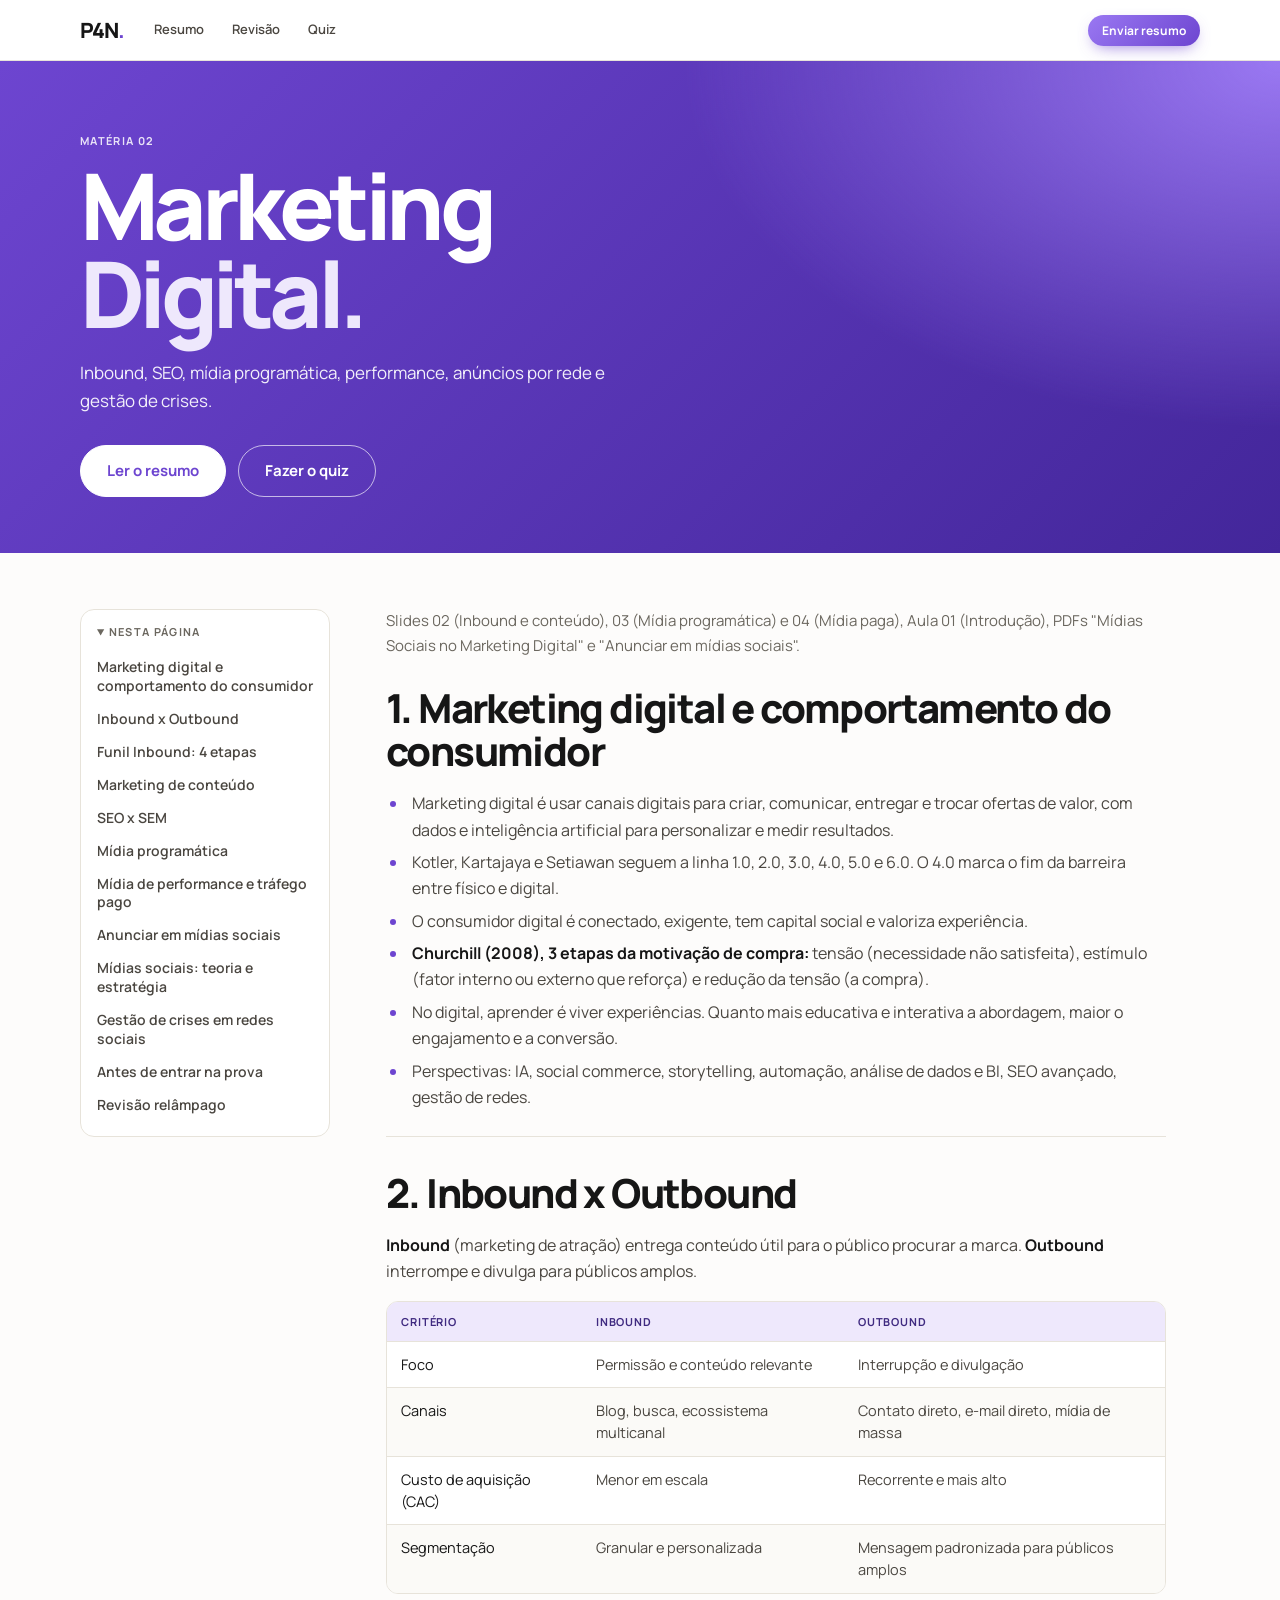
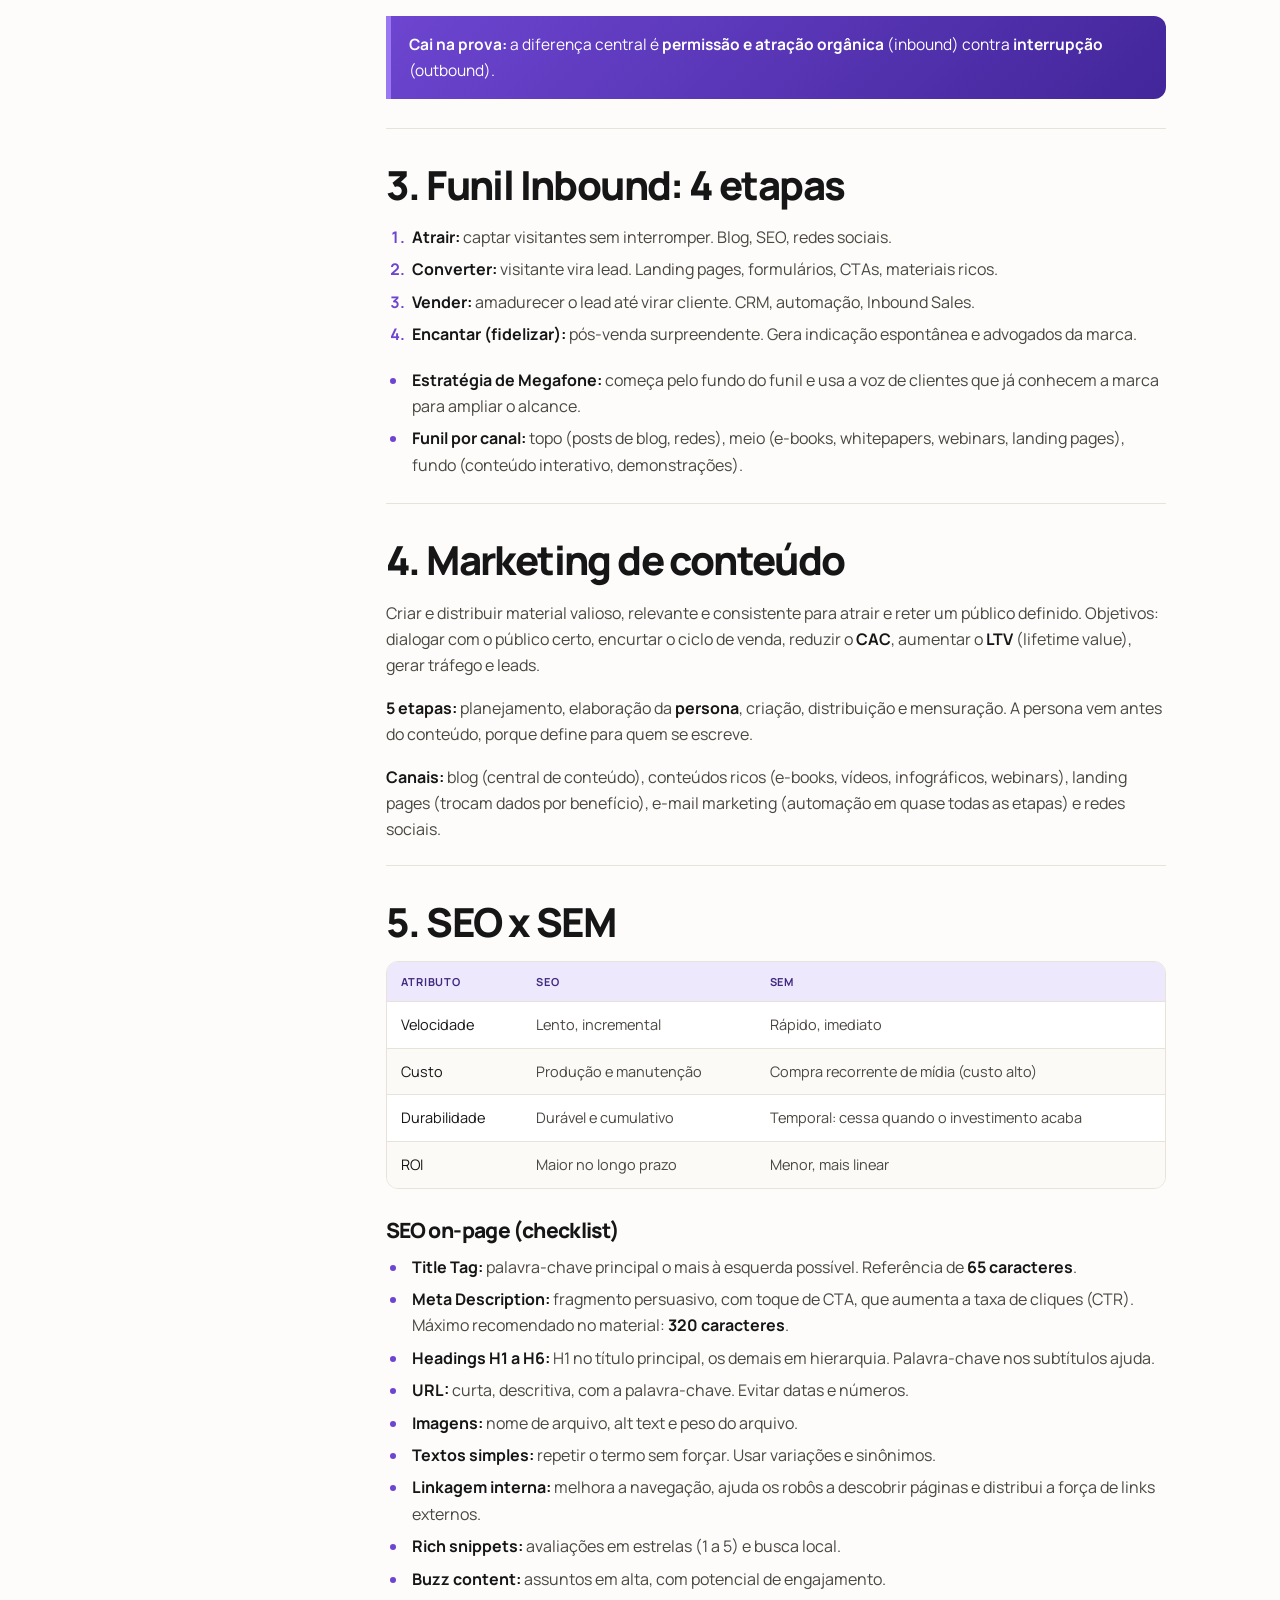
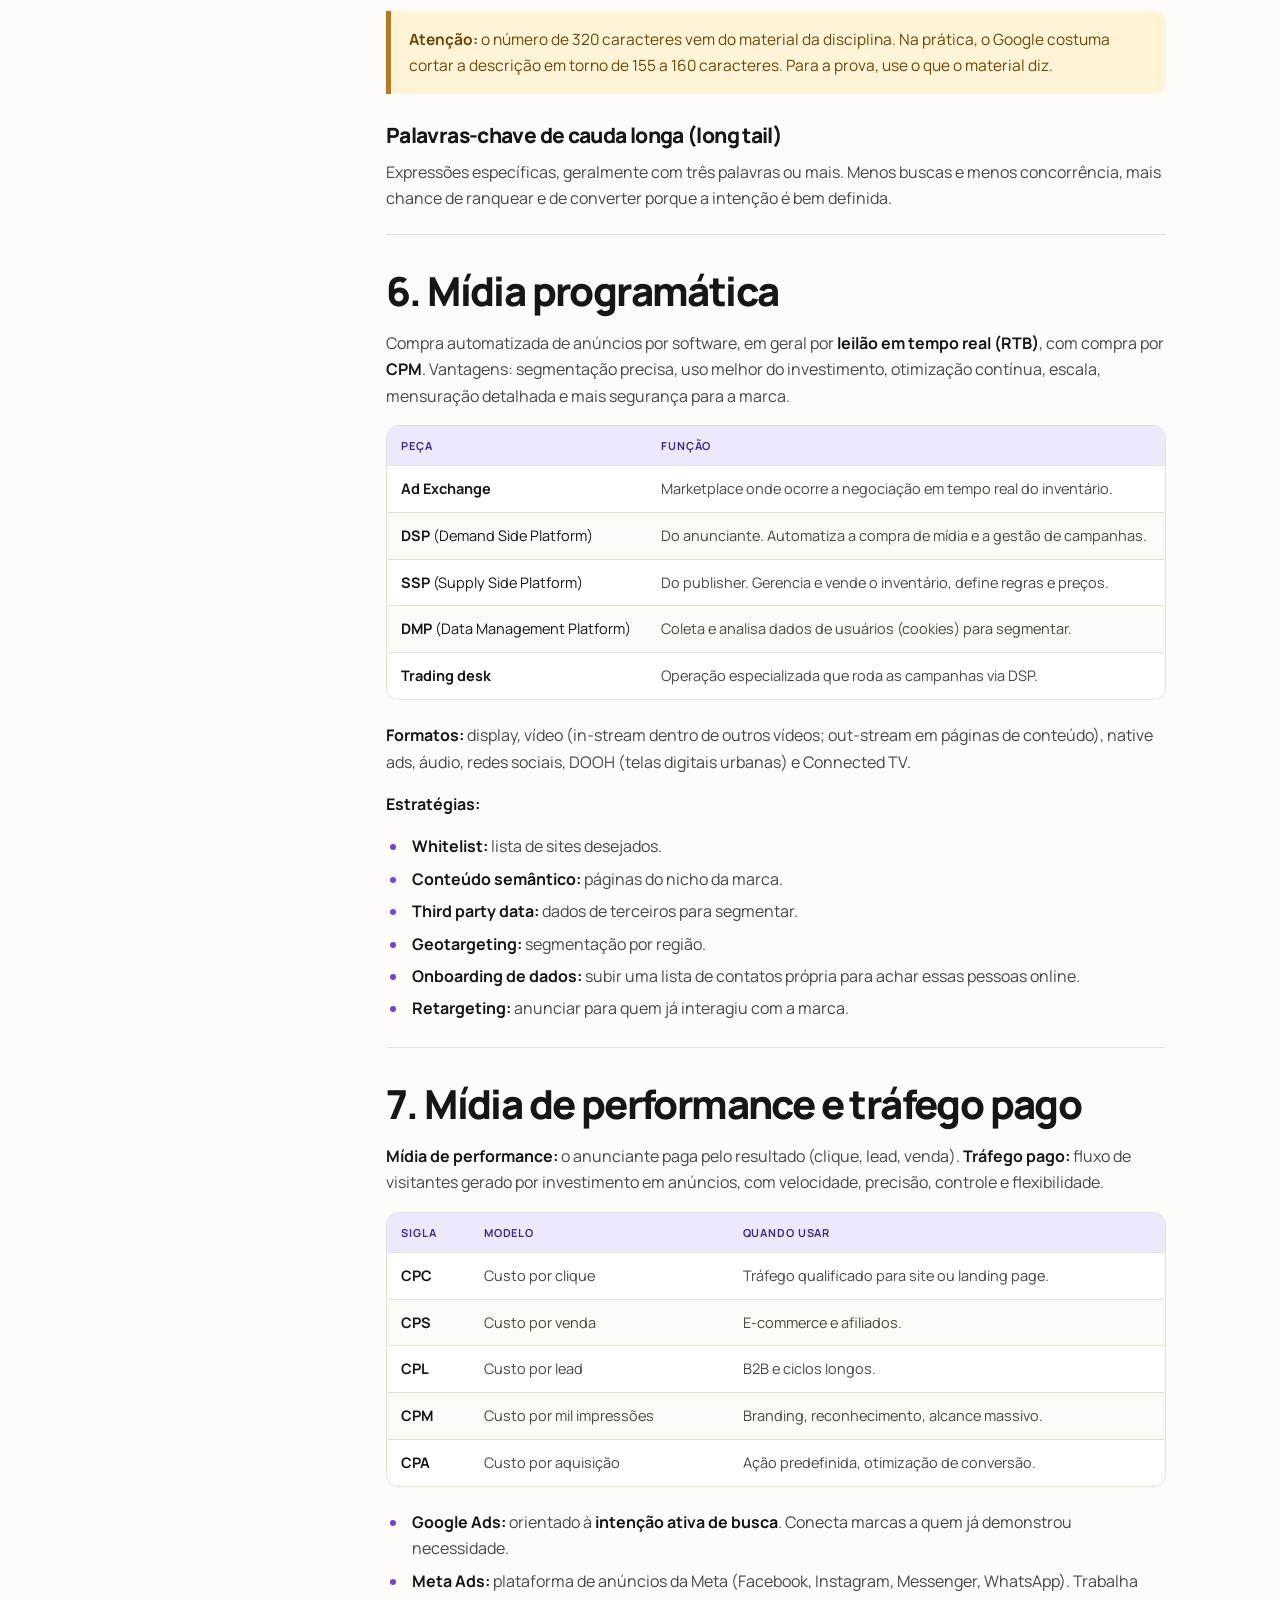
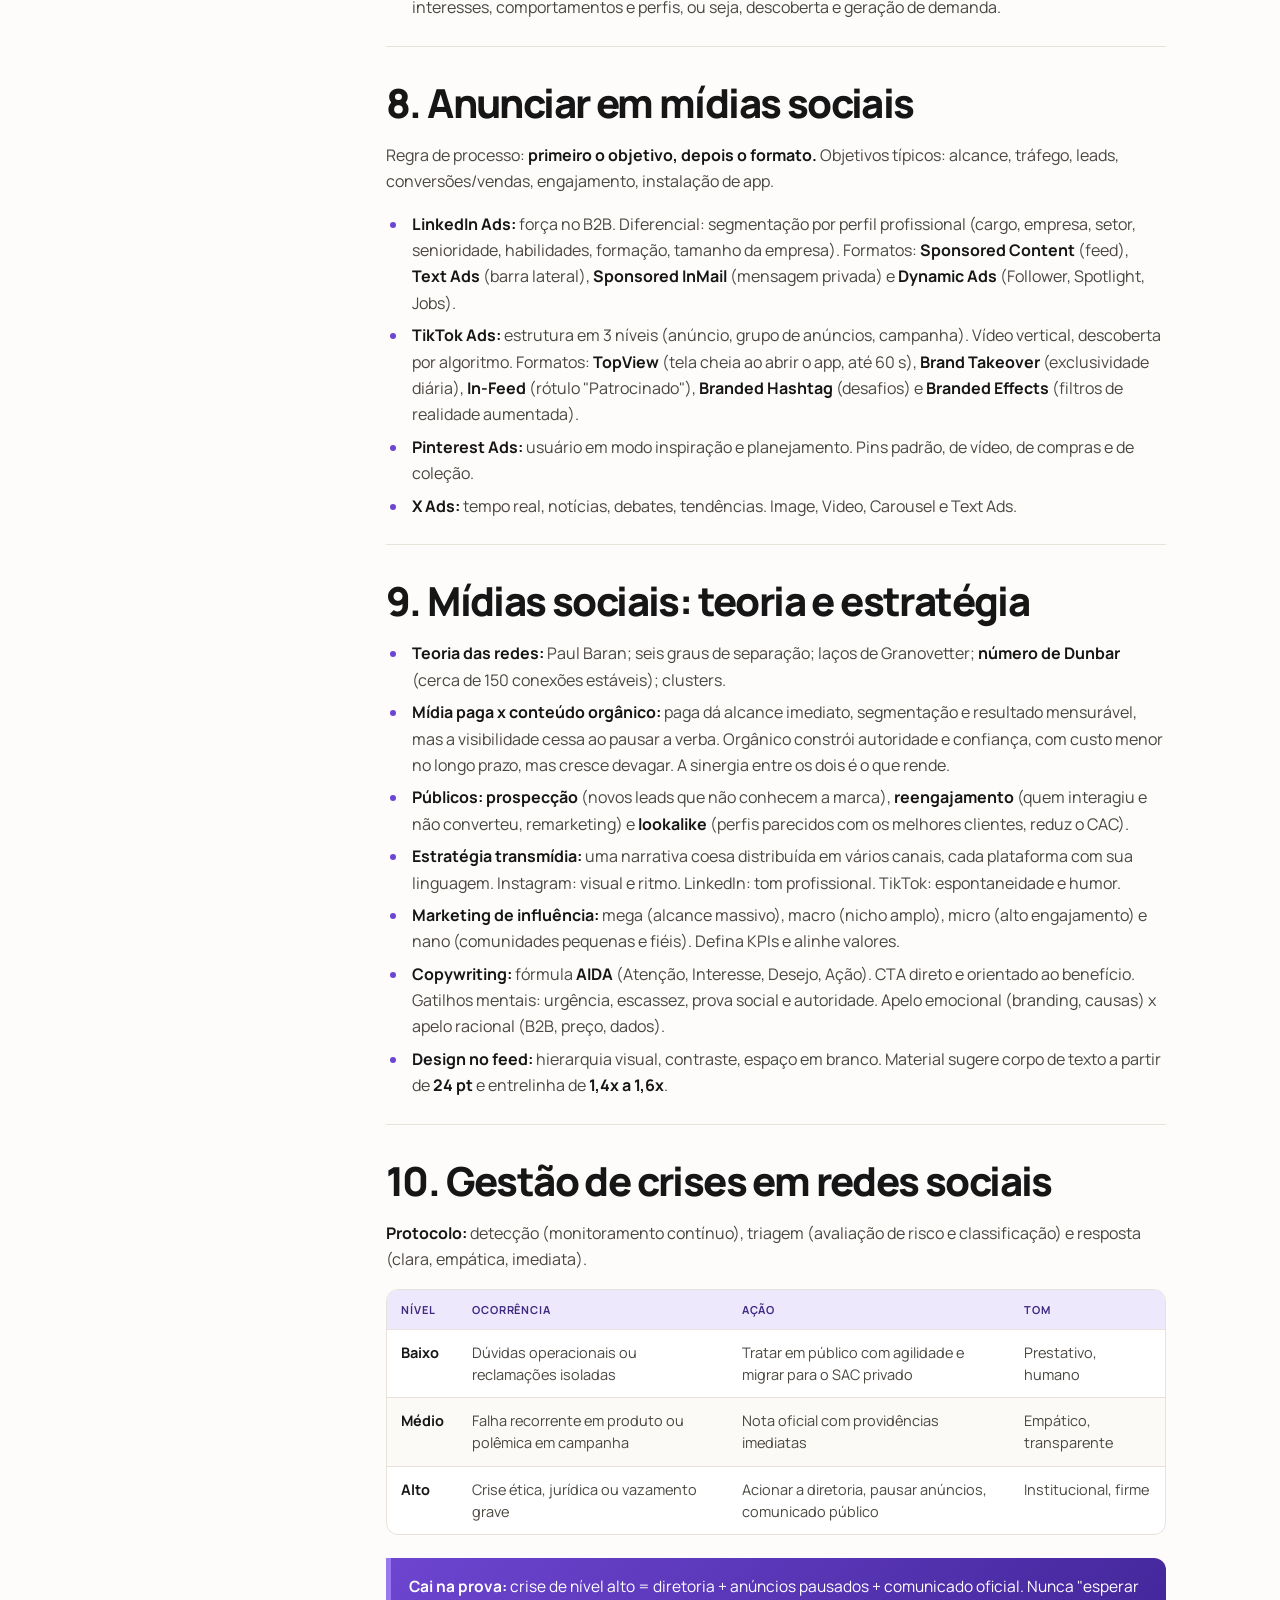
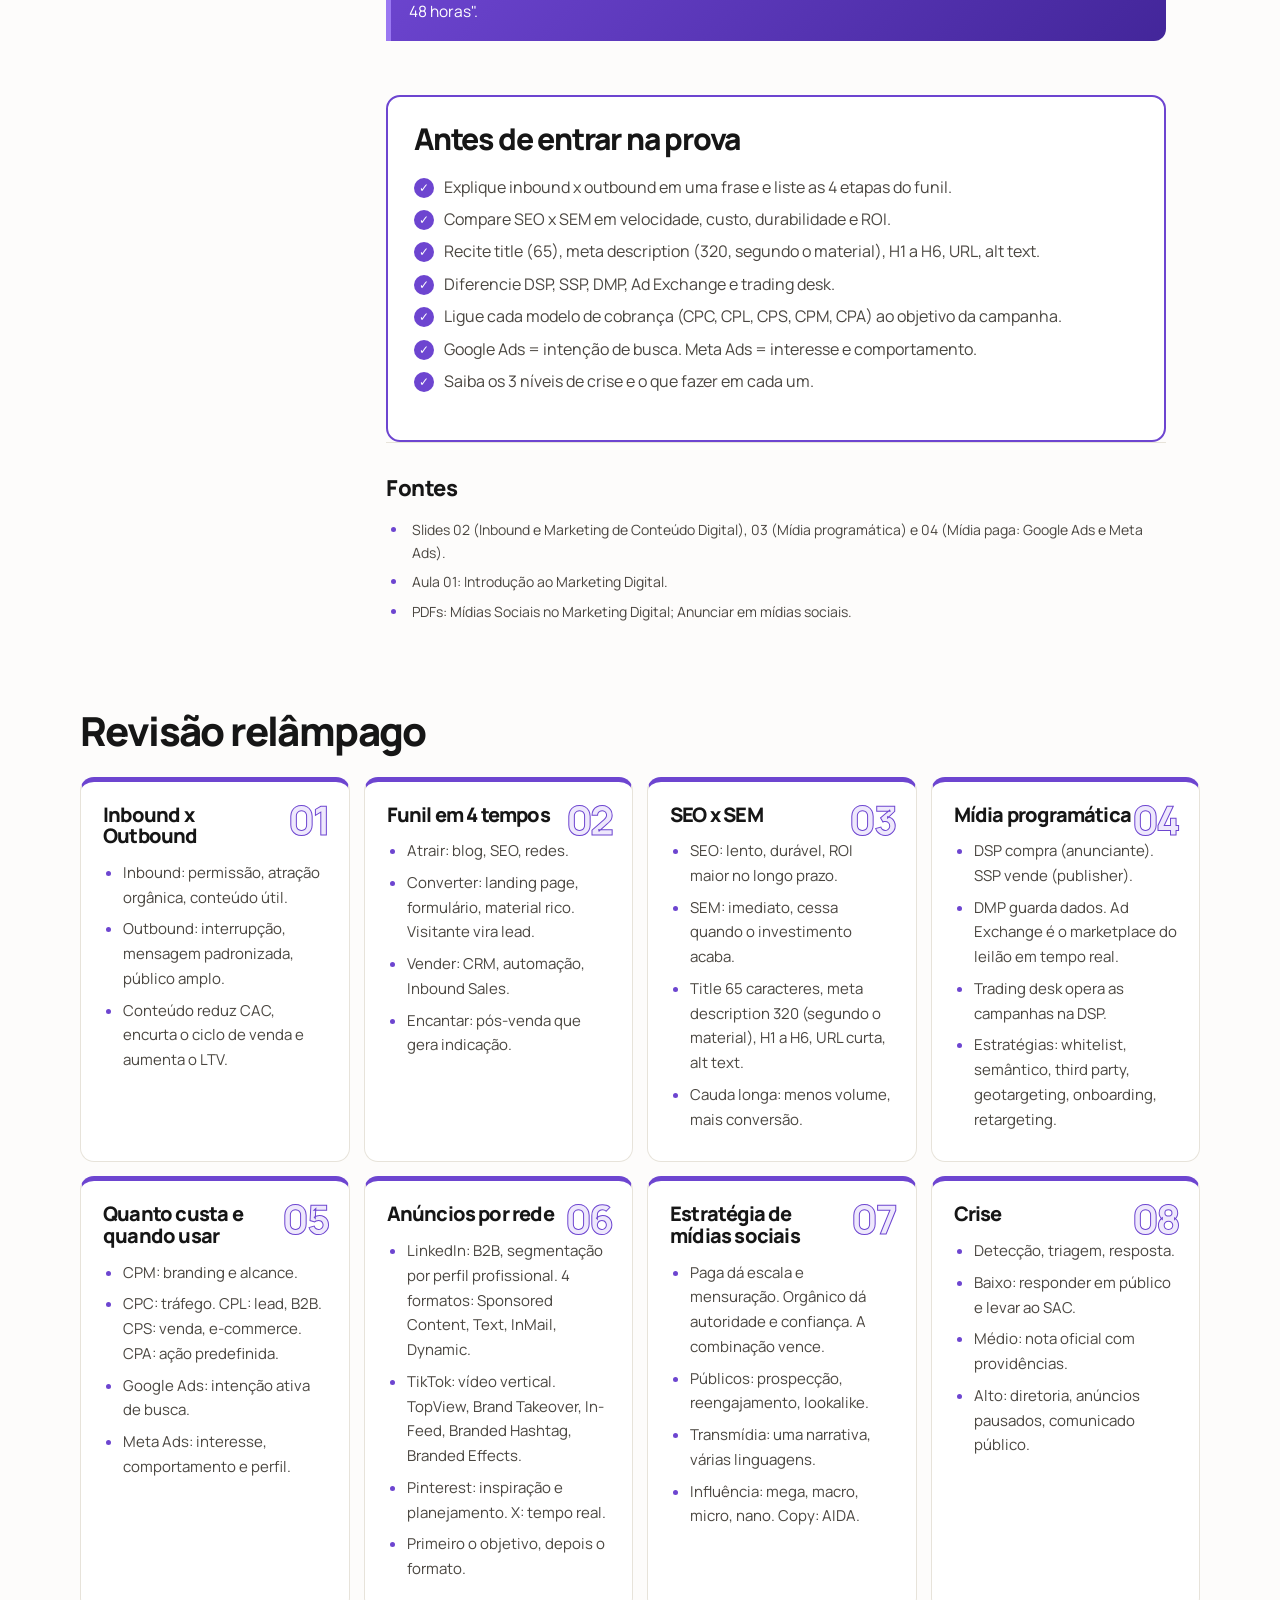
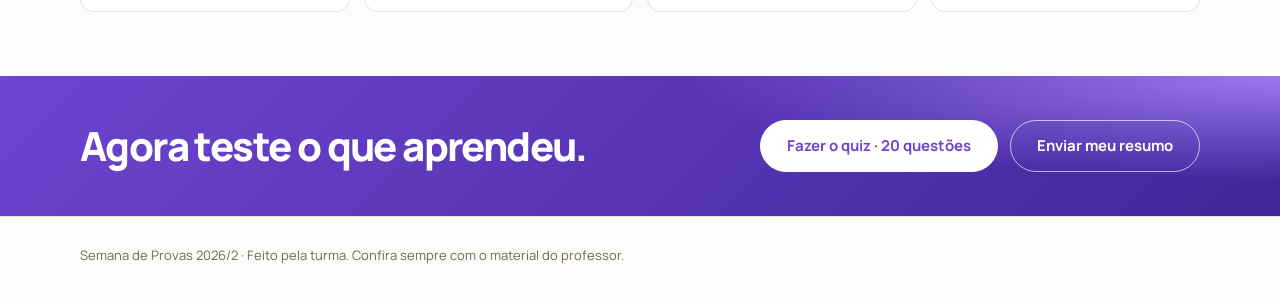
<file: docs/marketing-digital.html>
<!doctype html>
<html lang="pt-BR">
<head>
<meta charset="utf-8">
<meta name="viewport" content="width=device-width, initial-scale=1">
<meta name="description" content="Inbound, SEO, mídia programática, performance, anúncios por rede e gestão de crises.">
<meta name="theme-color" content="#0d0b11">
<title>Marketing Digital · Semana de Provas</title>
<link rel="icon" href="data:image/svg+xml,%3Csvg xmlns='http://www.w3.org/2000/svg' viewBox='0 0 24 24'%3E%3Cpath fill='%23e85d9e' d='M12 3L1 9l11 6l9-4.91V17h2V9M5 13.18v4L12 21l7-3.82v-4L12 17z'/%3E%3C/svg%3E">
<link rel="preconnect" href="https://fonts.googleapis.com"><link rel="preconnect" href="https://fonts.gstatic.com" crossorigin><link href="https://fonts.googleapis.com/css2?family=Manrope:wght@400;500;600;700;800&display=swap" rel="stylesheet">
<link rel="stylesheet" href="style.css?v=cdbc5a06">
<script src="app.js?v=583c9f27" defer></script>
</head>
<body class="page-light accent-violet">
<a class="skip" href="#conteudo">Pular para o conteúdo</a>
<header class="topbar"><div class="wrap topbar-in"><a class="brand" href="index.html" aria-label="Início">P4N<span>.</span></a><nav class="toplinks" aria-label="Seções"><a href="#resumo">Resumo</a><a href="#revisao">Revisão</a><a href="quiz-marketing-digital.html">Quiz</a></nav><a class="top-cta" href="https://drive.google.com/drive/folders/1ZEse542tBFMzU_K1Bm_n62pYWgQAYsZ6" target="_blank" rel="noreferrer">Enviar resumo</a></div></header>
<header class="hero hero-sub"><div class="wrap hero-in"><p class="eyebrow">Matéria 02</p><h1>Marketing<br><em>Digital.</em></h1><p class="lede">Inbound, SEO, mídia programática, performance, anúncios por rede e gestão de crises.</p><div class="hero-actions"><a class="button big" href="#resumo">Ler o resumo</a><a class="button big ghost" href="quiz-marketing-digital.html">Fazer o quiz</a></div></div></header>
<main id="conteudo"><div class="wrap subject-layout" id="resumo"><aside class="toc"><details open><summary>Nesta página</summary><ol><li><a href="#marketing-digital-e-comportamento-do-consumidor">Marketing digital e comportamento do consumidor</a></li><li><a href="#inbound-x-outbound">Inbound x Outbound</a></li><li><a href="#funil-inbound-4-etapas">Funil Inbound: 4 etapas</a></li><li><a href="#marketing-de-conteudo">Marketing de conteúdo</a></li><li><a href="#seo-x-sem">SEO x SEM</a></li><li><a href="#midia-programatica">Mídia programática</a></li><li><a href="#midia-de-performance-e-trafego-pago">Mídia de performance e tráfego pago</a></li><li><a href="#anunciar-em-midias-sociais">Anunciar em mídias sociais</a></li><li><a href="#midias-sociais-teoria-e-estrategia">Mídias sociais: teoria e estratégia</a></li><li><a href="#gestao-de-crises-em-redes-sociais">Gestão de crises em redes sociais</a></li><li><a href="#antes-de-entrar-na-prova">Antes de entrar na prova</a></li><li><a href="#revisao">Revisão relâmpago</a></li></ol></details></aside><article class="resumo"><div class="resumo-lead"><p>Slides 02 (Inbound e conteúdo), 03 (Mídia programática) e 04 (Mídia paga), Aula 01 (Introdução), PDFs "Mídias Sociais no Marketing Digital" e "Anunciar em mídias sociais".</p></div><section class="sec" id="marketing-digital-e-comportamento-do-consumidor"><h2>1. Marketing digital e comportamento do consumidor</h2><ul><li>Marketing digital é usar canais digitais para criar, comunicar, entregar e trocar ofertas de valor, com dados e inteligência artificial para personalizar e medir resultados.</li><li>Kotler, Kartajaya e Setiawan seguem a linha 1.0, 2.0, 3.0, 4.0, 5.0 e 6.0. O 4.0 marca o fim da barreira entre físico e digital.</li><li>O consumidor digital é conectado, exigente, tem capital social e valoriza experiência.</li><li><strong>Churchill (2008), 3 etapas da motivação de compra:</strong> tensão (necessidade não satisfeita), estímulo (fator interno ou externo que reforça) e redução da tensão (a compra).</li><li>No digital, aprender é viver experiências. Quanto mais educativa e interativa a abordagem, maior o engajamento e a conversão.</li><li>Perspectivas: IA, social commerce, storytelling, automação, análise de dados e BI, SEO avançado, gestão de redes.</li></ul></section><section class="sec" id="inbound-x-outbound"><h2>2. Inbound x Outbound</h2><p><strong>Inbound</strong> (marketing de atração) entrega conteúdo útil para o público procurar a marca. <strong>Outbound</strong> interrompe e divulga para públicos amplos.</p><div class="table-wrap"><table><thead><tr><th>Critério</th><th>Inbound</th><th>Outbound</th></tr></thead><tbody><tr><td data-label="Critério">Foco</td><td data-label="Inbound">Permissão e conteúdo relevante</td><td data-label="Outbound">Interrupção e divulgação</td></tr><tr><td data-label="Critério">Canais</td><td data-label="Inbound">Blog, busca, ecossistema multicanal</td><td data-label="Outbound">Contato direto, e-mail direto, mídia de massa</td></tr><tr><td data-label="Critério">Custo de aquisição (CAC)</td><td data-label="Inbound">Menor em escala</td><td data-label="Outbound">Recorrente e mais alto</td></tr><tr><td data-label="Critério">Segmentação</td><td data-label="Inbound">Granular e personalizada</td><td data-label="Outbound">Mensagem padronizada para públicos amplos</td></tr></tbody></table></div><aside class="callout callout-exam"><p><strong>Cai na prova:</strong> a diferença central é <strong>permissão e atração orgânica</strong> (inbound) contra <strong>interrupção</strong> (outbound).</p></aside></section><section class="sec" id="funil-inbound-4-etapas"><h2>3. Funil Inbound: 4 etapas</h2><ol><li><strong>Atrair:</strong> captar visitantes sem interromper. Blog, SEO, redes sociais.</li><li><strong>Converter:</strong> visitante vira lead. Landing pages, formulários, CTAs, materiais ricos.</li><li><strong>Vender:</strong> amadurecer o lead até virar cliente. CRM, automação, Inbound Sales.</li><li><strong>Encantar (fidelizar):</strong> pós-venda surpreendente. Gera indicação espontânea e advogados da marca.</li></ol><ul><li><strong>Estratégia de Megafone:</strong> começa pelo fundo do funil e usa a voz de clientes que já conhecem a marca para ampliar o alcance.</li><li><strong>Funil por canal:</strong> topo (posts de blog, redes), meio (e-books, whitepapers, webinars, landing pages), fundo (conteúdo interativo, demonstrações).</li></ul></section><section class="sec" id="marketing-de-conteudo"><h2>4. Marketing de conteúdo</h2><p>Criar e distribuir material valioso, relevante e consistente para atrair e reter um público definido. Objetivos: dialogar com o público certo, encurtar o ciclo de venda, reduzir o <strong>CAC</strong>, aumentar o <strong>LTV</strong> (lifetime value), gerar tráfego e leads.</p><p><strong>5 etapas:</strong> planejamento, elaboração da <strong>persona</strong>, criação, distribuição e mensuração. A persona vem antes do conteúdo, porque define para quem se escreve.</p><p><strong>Canais:</strong> blog (central de conteúdo), conteúdos ricos (e-books, vídeos, infográficos, webinars), landing pages (trocam dados por benefício), e-mail marketing (automação em quase todas as etapas) e redes sociais.</p></section><section class="sec" id="seo-x-sem"><h2>5. SEO x SEM</h2><div class="table-wrap"><table><thead><tr><th>Atributo</th><th>SEO</th><th>SEM</th></tr></thead><tbody><tr><td data-label="Atributo">Velocidade</td><td data-label="SEO">Lento, incremental</td><td data-label="SEM">Rápido, imediato</td></tr><tr><td data-label="Atributo">Custo</td><td data-label="SEO">Produção e manutenção</td><td data-label="SEM">Compra recorrente de mídia (custo alto)</td></tr><tr><td data-label="Atributo">Durabilidade</td><td data-label="SEO">Durável e cumulativo</td><td data-label="SEM">Temporal: cessa quando o investimento acaba</td></tr><tr><td data-label="Atributo">ROI</td><td data-label="SEO">Maior no longo prazo</td><td data-label="SEM">Menor, mais linear</td></tr></tbody></table></div><h3>SEO on-page (checklist)</h3><ul><li><strong>Title Tag:</strong> palavra-chave principal o mais à esquerda possível. Referência de <strong>65 caracteres</strong>.</li><li><strong>Meta Description:</strong> fragmento persuasivo, com toque de CTA, que aumenta a taxa de cliques (CTR). Máximo recomendado no material: <strong>320 caracteres</strong>.</li><li><strong>Headings H1 a H6:</strong> H1 no título principal, os demais em hierarquia. Palavra-chave nos subtítulos ajuda.</li><li><strong>URL:</strong> curta, descritiva, com a palavra-chave. Evitar datas e números.</li><li><strong>Imagens:</strong> nome de arquivo, alt text e peso do arquivo.</li><li><strong>Textos simples:</strong> repetir o termo sem forçar. Usar variações e sinônimos.</li><li><strong>Linkagem interna:</strong> melhora a navegação, ajuda os robôs a descobrir páginas e distribui a força de links externos.</li><li><strong>Rich snippets:</strong> avaliações em estrelas (1 a 5) e busca local.</li><li><strong>Buzz content:</strong> assuntos em alta, com potencial de engajamento.</li></ul><aside class="callout callout-warn"><p><strong>Atenção:</strong> o número de 320 caracteres vem do material da disciplina. Na prática, o Google costuma cortar a descrição em torno de 155 a 160 caracteres. Para a prova, use o que o material diz.</p></aside><h3>Palavras-chave de cauda longa (long tail)</h3><p>Expressões específicas, geralmente com três palavras ou mais. Menos buscas e menos concorrência, mais chance de ranquear e de converter porque a intenção é bem definida.</p></section><section class="sec" id="midia-programatica"><h2>6. Mídia programática</h2><p>Compra automatizada de anúncios por software, em geral por <strong>leilão em tempo real (RTB)</strong>, com compra por <strong>CPM</strong>. Vantagens: segmentação precisa, uso melhor do investimento, otimização contínua, escala, mensuração detalhada e mais segurança para a marca.</p><div class="table-wrap"><table><thead><tr><th>Peça</th><th>Função</th></tr></thead><tbody><tr><td data-label="Peça"><strong>Ad Exchange</strong></td><td data-label="Função">Marketplace onde ocorre a negociação em tempo real do inventário.</td></tr><tr><td data-label="Peça"><strong>DSP</strong> (Demand Side Platform)</td><td data-label="Função">Do anunciante. Automatiza a compra de mídia e a gestão de campanhas.</td></tr><tr><td data-label="Peça"><strong>SSP</strong> (Supply Side Platform)</td><td data-label="Função">Do publisher. Gerencia e vende o inventário, define regras e preços.</td></tr><tr><td data-label="Peça"><strong>DMP</strong> (Data Management Platform)</td><td data-label="Função">Coleta e analisa dados de usuários (cookies) para segmentar.</td></tr><tr><td data-label="Peça"><strong>Trading desk</strong></td><td data-label="Função">Operação especializada que roda as campanhas via DSP.</td></tr></tbody></table></div><p><strong>Formatos:</strong> display, vídeo (in-stream dentro de outros vídeos; out-stream em páginas de conteúdo), native ads, áudio, redes sociais, DOOH (telas digitais urbanas) e Connected TV.</p><p><strong>Estratégias:</strong></p><ul><li><strong>Whitelist:</strong> lista de sites desejados.</li><li><strong>Conteúdo semântico:</strong> páginas do nicho da marca.</li><li><strong>Third party data:</strong> dados de terceiros para segmentar.</li><li><strong>Geotargeting:</strong> segmentação por região.</li><li><strong>Onboarding de dados:</strong> subir uma lista de contatos própria para achar essas pessoas online.</li><li><strong>Retargeting:</strong> anunciar para quem já interagiu com a marca.</li></ul></section><section class="sec" id="midia-de-performance-e-trafego-pago"><h2>7. Mídia de performance e tráfego pago</h2><p><strong>Mídia de performance:</strong> o anunciante paga pelo resultado (clique, lead, venda). <strong>Tráfego pago:</strong> fluxo de visitantes gerado por investimento em anúncios, com velocidade, precisão, controle e flexibilidade.</p><div class="table-wrap"><table><thead><tr><th>Sigla</th><th>Modelo</th><th>Quando usar</th></tr></thead><tbody><tr><td data-label="Sigla"><strong>CPC</strong></td><td data-label="Modelo">Custo por clique</td><td data-label="Quando usar">Tráfego qualificado para site ou landing page.</td></tr><tr><td data-label="Sigla"><strong>CPS</strong></td><td data-label="Modelo">Custo por venda</td><td data-label="Quando usar">E-commerce e afiliados.</td></tr><tr><td data-label="Sigla"><strong>CPL</strong></td><td data-label="Modelo">Custo por lead</td><td data-label="Quando usar">B2B e ciclos longos.</td></tr><tr><td data-label="Sigla"><strong>CPM</strong></td><td data-label="Modelo">Custo por mil impressões</td><td data-label="Quando usar">Branding, reconhecimento, alcance massivo.</td></tr><tr><td data-label="Sigla"><strong>CPA</strong></td><td data-label="Modelo">Custo por aquisição</td><td data-label="Quando usar">Ação predefinida, otimização de conversão.</td></tr></tbody></table></div><ul><li><strong>Google Ads:</strong> orientado à <strong>intenção ativa de busca</strong>. Conecta marcas a quem já demonstrou necessidade.</li><li><strong>Meta Ads:</strong> plataforma de anúncios da Meta (Facebook, Instagram, Messenger, WhatsApp). Trabalha interesses, comportamentos e perfis, ou seja, descoberta e geração de demanda.</li></ul></section><section class="sec" id="anunciar-em-midias-sociais"><h2>8. Anunciar em mídias sociais</h2><p>Regra de processo: <strong>primeiro o objetivo, depois o formato.</strong> Objetivos típicos: alcance, tráfego, leads, conversões/vendas, engajamento, instalação de app.</p><ul><li><strong>LinkedIn Ads:</strong> força no B2B. Diferencial: segmentação por perfil profissional (cargo, empresa, setor, senioridade, habilidades, formação, tamanho da empresa). Formatos: <strong>Sponsored Content</strong> (feed), <strong>Text Ads</strong> (barra lateral), <strong>Sponsored InMail</strong> (mensagem privada) e <strong>Dynamic Ads</strong> (Follower, Spotlight, Jobs).</li><li><strong>TikTok Ads:</strong> estrutura em 3 níveis (anúncio, grupo de anúncios, campanha). Vídeo vertical, descoberta por algoritmo. Formatos: <strong>TopView</strong> (tela cheia ao abrir o app, até 60 s), <strong>Brand Takeover</strong> (exclusividade diária), <strong>In-Feed</strong> (rótulo "Patrocinado"), <strong>Branded Hashtag</strong> (desafios) e <strong>Branded Effects</strong> (filtros de realidade aumentada).</li><li><strong>Pinterest Ads:</strong> usuário em modo inspiração e planejamento. Pins padrão, de vídeo, de compras e de coleção.</li><li><strong>X Ads:</strong> tempo real, notícias, debates, tendências. Image, Video, Carousel e Text Ads.</li></ul></section><section class="sec" id="midias-sociais-teoria-e-estrategia"><h2>9. Mídias sociais: teoria e estratégia</h2><ul><li><strong>Teoria das redes:</strong> Paul Baran; seis graus de separação; laços de Granovetter; <strong>número de Dunbar</strong> (cerca de 150 conexões estáveis); clusters.</li><li><strong>Mídia paga x conteúdo orgânico:</strong> paga dá alcance imediato, segmentação e resultado mensurável, mas a visibilidade cessa ao pausar a verba. Orgânico constrói autoridade e confiança, com custo menor no longo prazo, mas cresce devagar. A sinergia entre os dois é o que rende.</li><li><strong>Públicos:</strong> <strong>prospecção</strong> (novos leads que não conhecem a marca), <strong>reengajamento</strong> (quem interagiu e não converteu, remarketing) e <strong>lookalike</strong> (perfis parecidos com os melhores clientes, reduz o CAC).</li><li><strong>Estratégia transmídia:</strong> uma narrativa coesa distribuída em vários canais, cada plataforma com sua linguagem. Instagram: visual e ritmo. LinkedIn: tom profissional. TikTok: espontaneidade e humor.</li><li><strong>Marketing de influência:</strong> mega (alcance massivo), macro (nicho amplo), micro (alto engajamento) e nano (comunidades pequenas e fiéis). Defina KPIs e alinhe valores.</li><li><strong>Copywriting:</strong> fórmula <strong>AIDA</strong> (Atenção, Interesse, Desejo, Ação). CTA direto e orientado ao benefício. Gatilhos mentais: urgência, escassez, prova social e autoridade. Apelo emocional (branding, causas) x apelo racional (B2B, preço, dados).</li><li><strong>Design no feed:</strong> hierarquia visual, contraste, espaço em branco. Material sugere corpo de texto a partir de <strong>24 pt</strong> e entrelinha de <strong>1,4x a 1,6x</strong>.</li></ul></section><section class="sec" id="gestao-de-crises-em-redes-sociais"><h2>10. Gestão de crises em redes sociais</h2><p><strong>Protocolo:</strong> detecção (monitoramento contínuo), triagem (avaliação de risco e classificação) e resposta (clara, empática, imediata).</p><div class="table-wrap"><table><thead><tr><th>Nível</th><th>Ocorrência</th><th>Ação</th><th>Tom</th></tr></thead><tbody><tr><td data-label="Nível"><strong>Baixo</strong></td><td data-label="Ocorrência">Dúvidas operacionais ou reclamações isoladas</td><td data-label="Ação">Tratar em público com agilidade e migrar para o SAC privado</td><td data-label="Tom">Prestativo, humano</td></tr><tr><td data-label="Nível"><strong>Médio</strong></td><td data-label="Ocorrência">Falha recorrente em produto ou polêmica em campanha</td><td data-label="Ação">Nota oficial com providências imediatas</td><td data-label="Tom">Empático, transparente</td></tr><tr><td data-label="Nível"><strong>Alto</strong></td><td data-label="Ocorrência">Crise ética, jurídica ou vazamento grave</td><td data-label="Ação">Acionar a diretoria, pausar anúncios, comunicado público</td><td data-label="Tom">Institucional, firme</td></tr></tbody></table></div><aside class="callout callout-exam"><p><strong>Cai na prova:</strong> crise de nível alto = diretoria + anúncios pausados + comunicado oficial. Nunca "esperar 48 horas".</p></aside></section><section class="sec sec-check" id="antes-de-entrar-na-prova"><h2>Antes de entrar na prova</h2><ul><li>Explique inbound x outbound em uma frase e liste as 4 etapas do funil.</li><li>Compare SEO x SEM em velocidade, custo, durabilidade e ROI.</li><li>Recite title (65), meta description (320, segundo o material), H1 a H6, URL, alt text.</li><li>Diferencie DSP, SSP, DMP, Ad Exchange e trading desk.</li><li>Ligue cada modelo de cobrança (CPC, CPL, CPS, CPM, CPA) ao objetivo da campanha.</li><li>Google Ads = intenção de busca. Meta Ads = interesse e comportamento.</li><li>Saiba os 3 níveis de crise e o que fazer em cada um.</li></ul></section><section class="sec sec-sources" id="fontes"><h2>Fontes</h2><ul><li>Slides 02 (Inbound e Marketing de Conteúdo Digital), 03 (Mídia programática) e 04 (Mídia paga: Google Ads e Meta Ads).</li><li>Aula 01: Introdução ao Marketing Digital.</li><li>PDFs: Mídias Sociais no Marketing Digital; Anunciar em mídias sociais.</li></ul></section></article></div><section class="wrap block" id="revisao"><h2 class="block-title">Revisão relâmpago</h2><div class="flash-grid"><article class="flash"><span class="flash-n">01</span><h3>Inbound x Outbound</h3><ul><li>Inbound: permissão, atração orgânica, conteúdo útil.</li><li>Outbound: interrupção, mensagem padronizada, público amplo.</li><li>Conteúdo reduz CAC, encurta o ciclo de venda e aumenta o LTV.</li></ul></article><article class="flash"><span class="flash-n">02</span><h3>Funil em 4 tempos</h3><ul><li>Atrair: blog, SEO, redes.</li><li>Converter: landing page, formulário, material rico. Visitante vira lead.</li><li>Vender: CRM, automação, Inbound Sales.</li><li>Encantar: pós-venda que gera indicação.</li></ul></article><article class="flash"><span class="flash-n">03</span><h3>SEO x SEM</h3><ul><li>SEO: lento, durável, ROI maior no longo prazo.</li><li>SEM: imediato, cessa quando o investimento acaba.</li><li>Title 65 caracteres, meta description 320 (segundo o material), H1 a H6, URL curta, alt text.</li><li>Cauda longa: menos volume, mais conversão.</li></ul></article><article class="flash"><span class="flash-n">04</span><h3>Mídia programática</h3><ul><li>DSP compra (anunciante). SSP vende (publisher).</li><li>DMP guarda dados. Ad Exchange é o marketplace do leilão em tempo real.</li><li>Trading desk opera as campanhas na DSP.</li><li>Estratégias: whitelist, semântico, third party, geotargeting, onboarding, retargeting.</li></ul></article><article class="flash"><span class="flash-n">05</span><h3>Quanto custa e quando usar</h3><ul><li>CPM: branding e alcance.</li><li>CPC: tráfego. CPL: lead, B2B. CPS: venda, e-commerce. CPA: ação predefinida.</li><li>Google Ads: intenção ativa de busca.</li><li>Meta Ads: interesse, comportamento e perfil.</li></ul></article><article class="flash"><span class="flash-n">06</span><h3>Anúncios por rede</h3><ul><li>LinkedIn: B2B, segmentação por perfil profissional. 4 formatos: Sponsored Content, Text, InMail, Dynamic.</li><li>TikTok: vídeo vertical. TopView, Brand Takeover, In-Feed, Branded Hashtag, Branded Effects.</li><li>Pinterest: inspiração e planejamento. X: tempo real.</li><li>Primeiro o objetivo, depois o formato.</li></ul></article><article class="flash"><span class="flash-n">07</span><h3>Estratégia de mídias sociais</h3><ul><li>Paga dá escala e mensuração. Orgânico dá autoridade e confiança. A combinação vence.</li><li>Públicos: prospecção, reengajamento, lookalike.</li><li>Transmídia: uma narrativa, várias linguagens.</li><li>Influência: mega, macro, micro, nano. Copy: AIDA.</li></ul></article><article class="flash"><span class="flash-n">08</span><h3>Crise</h3><ul><li>Detecção, triagem, resposta.</li><li>Baixo: responder em público e levar ao SAC.</li><li>Médio: nota oficial com providências.</li><li>Alto: diretoria, anúncios pausados, comunicado público.</li></ul></article></div></section><section class="band"><div class="wrap band-in"><h2>Agora teste o que aprendeu.</h2><div class="band-actions"><a class="button big" href="quiz-marketing-digital.html">Fazer o quiz · 20 questões</a><a class="button big ghost" href="https://drive.google.com/drive/folders/1onKDBJ_hi4TzuFbXYRFOPw3dtVketZQW" target="_blank" rel="noreferrer">Enviar meu resumo</a></div></div></section></main>
<footer class="footer"><div class="wrap">Semana de Provas 2026/2 · Feito pela turma. Confira sempre com o material do professor.</div></footer>
</body>
</html>
</file>
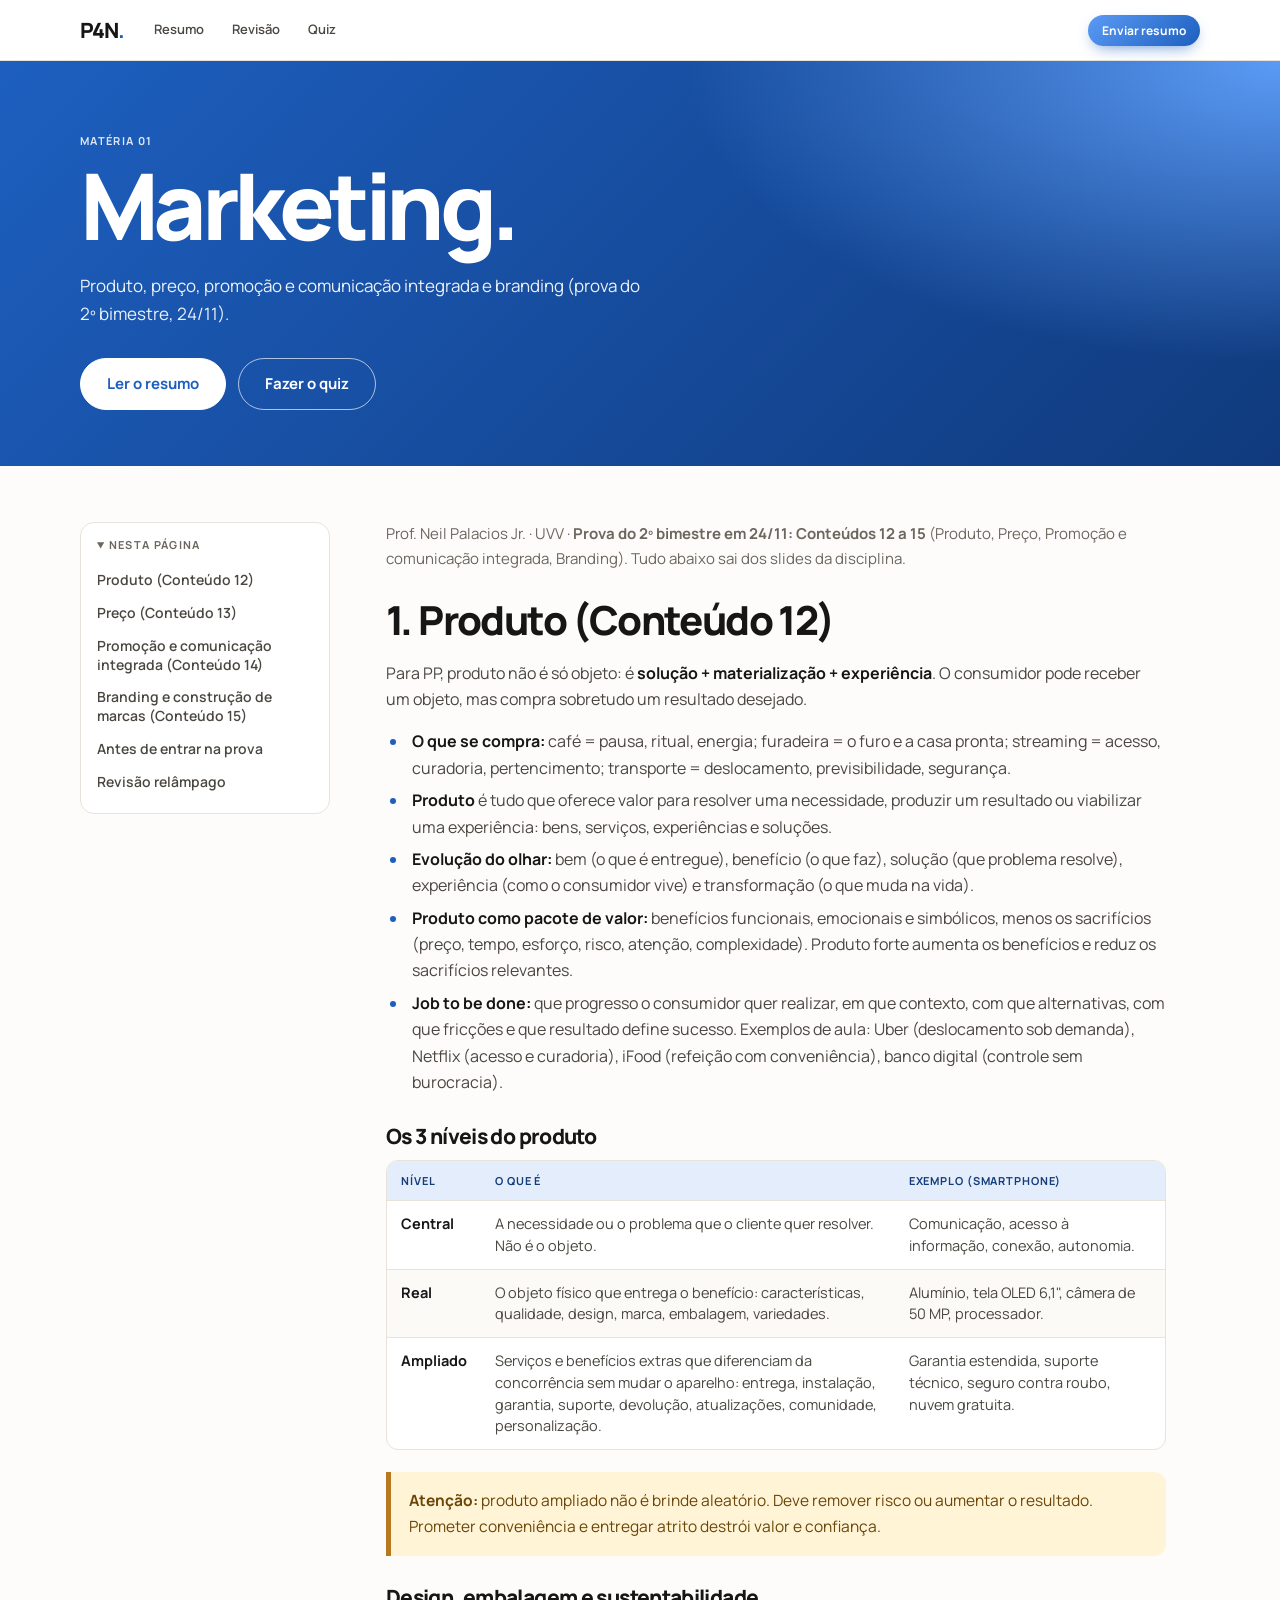
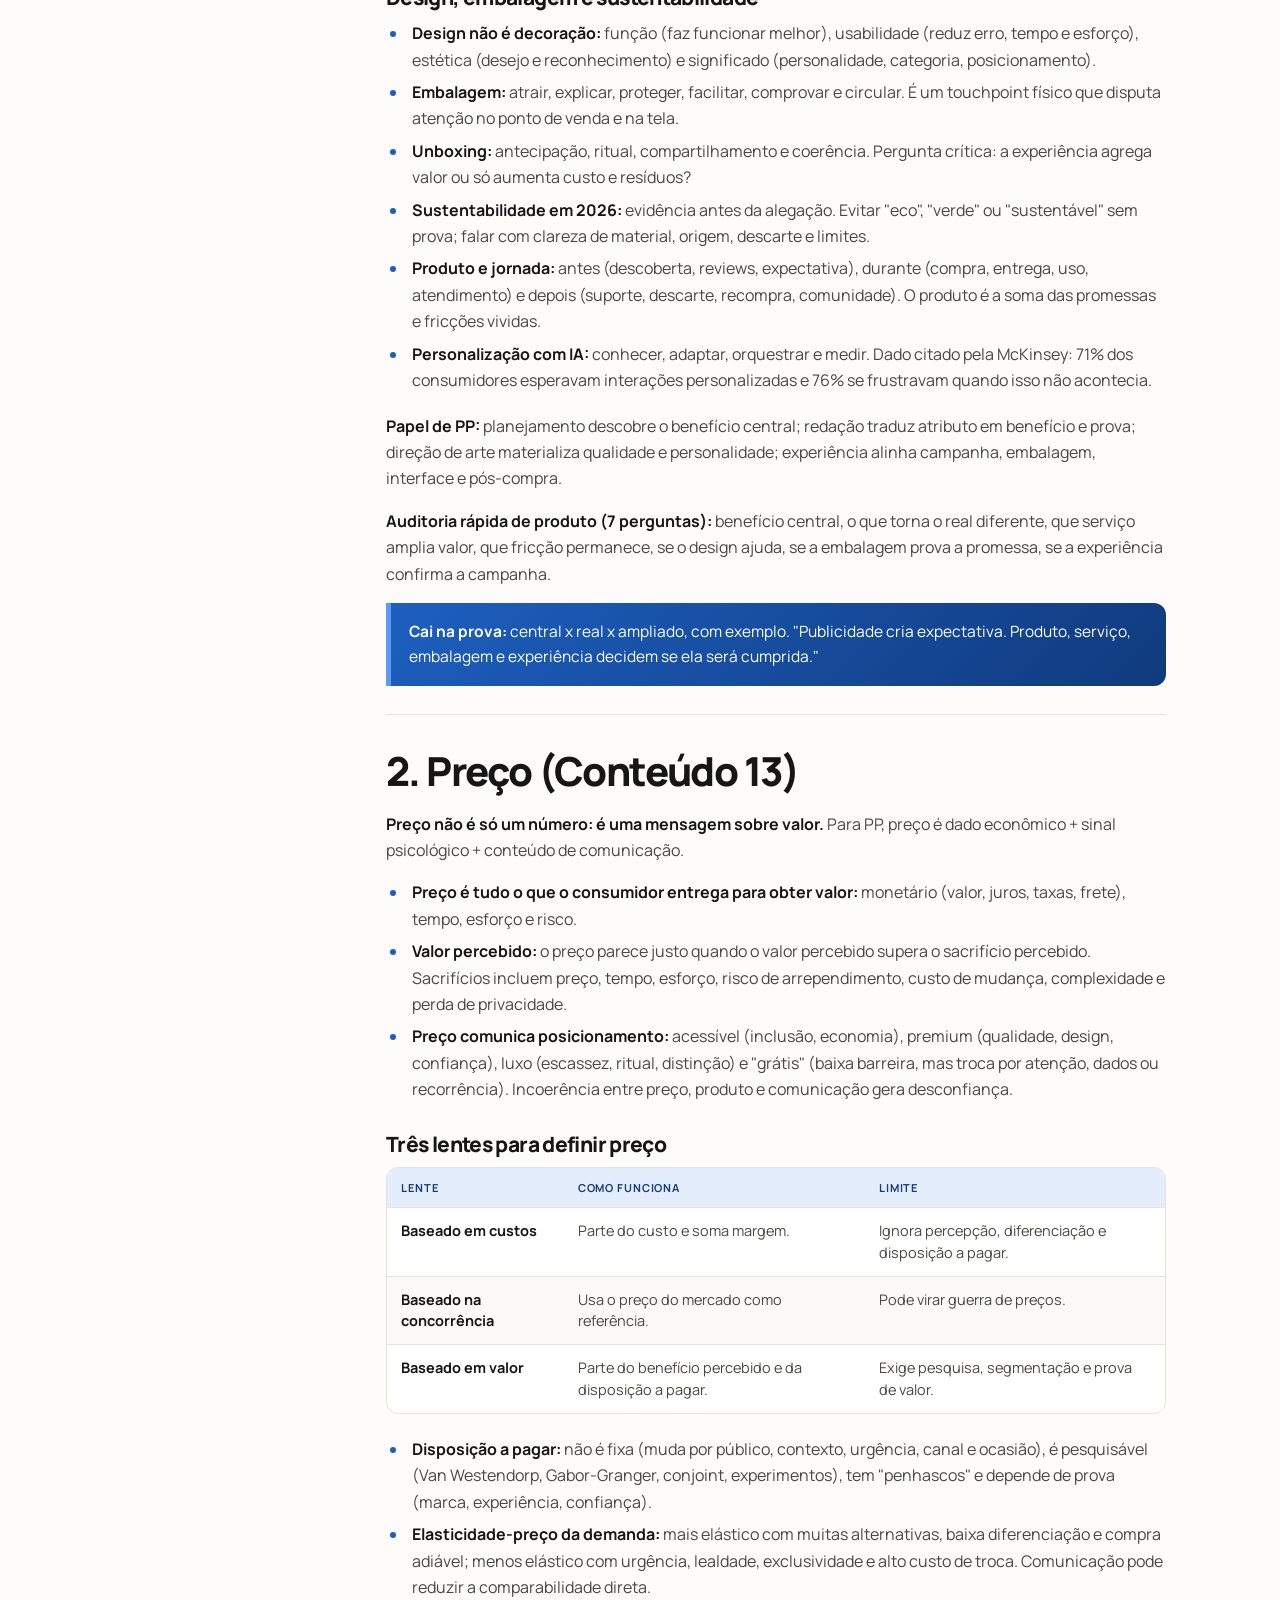
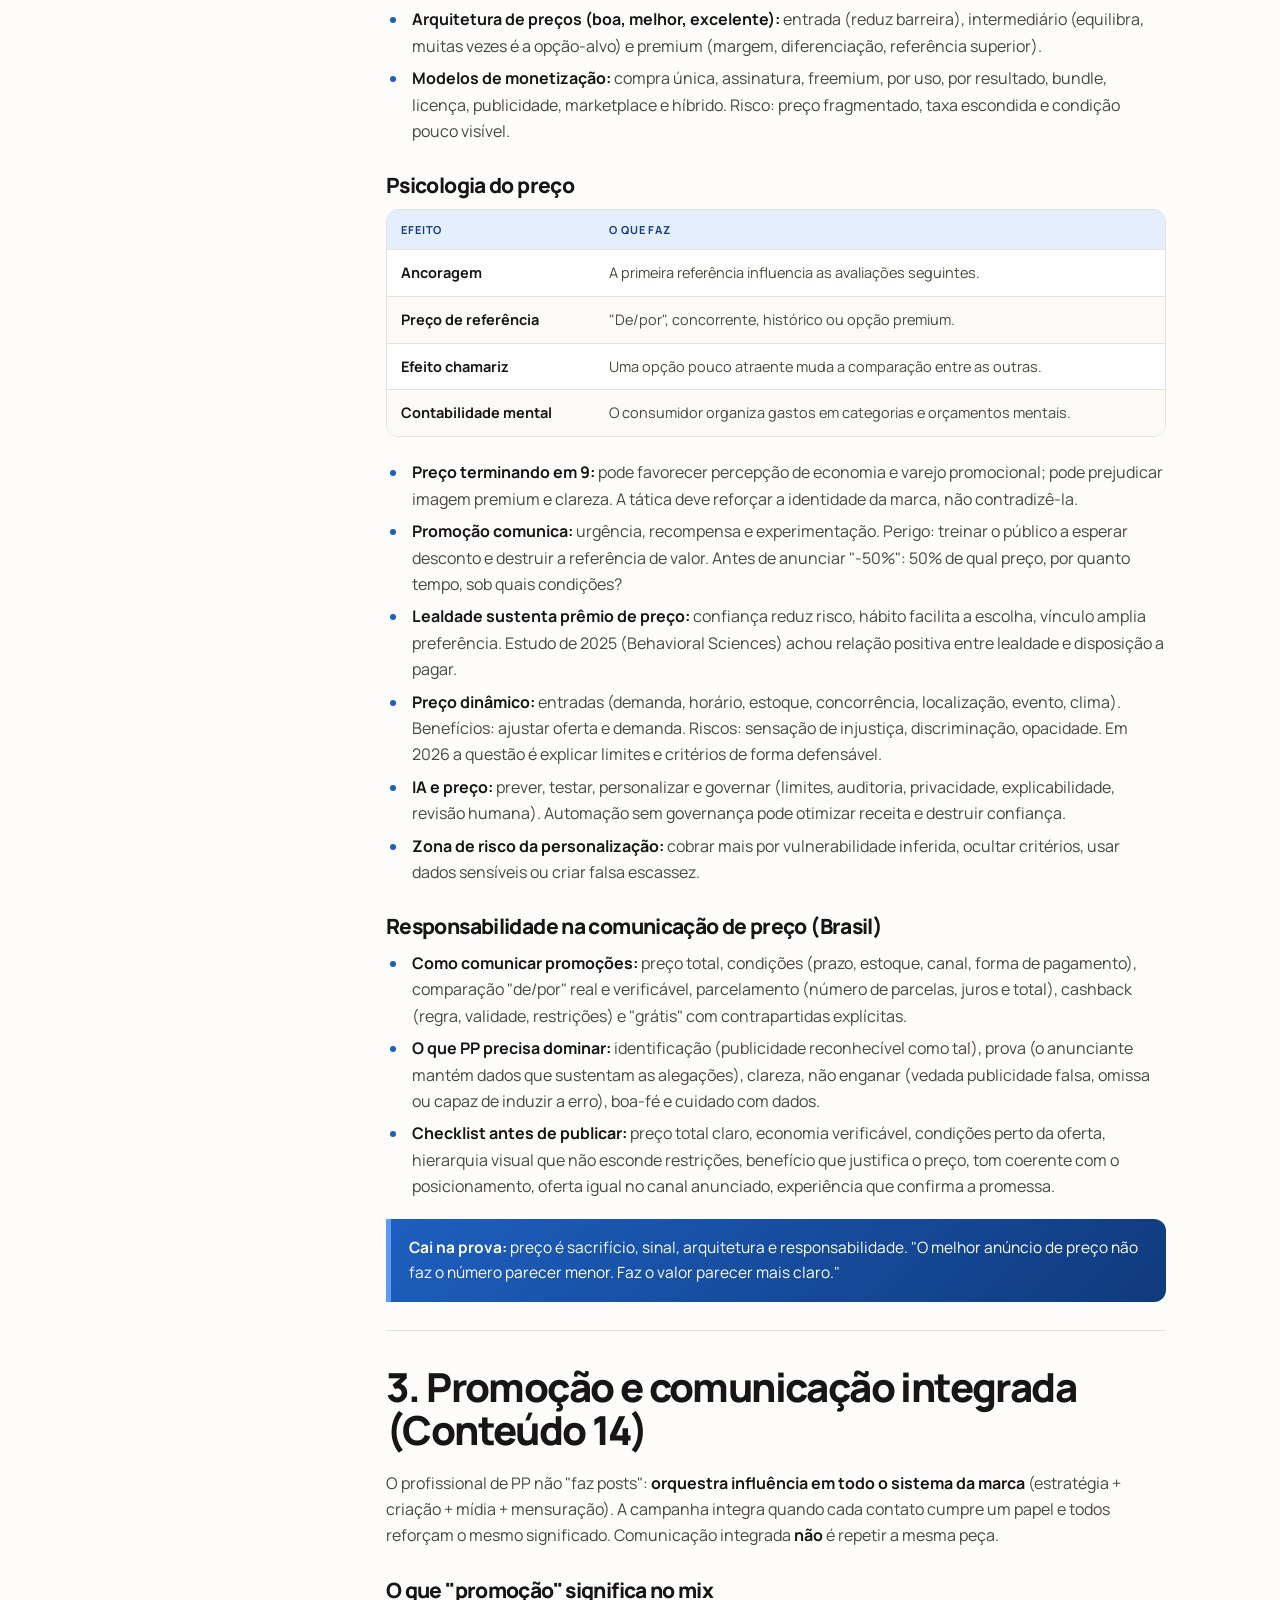
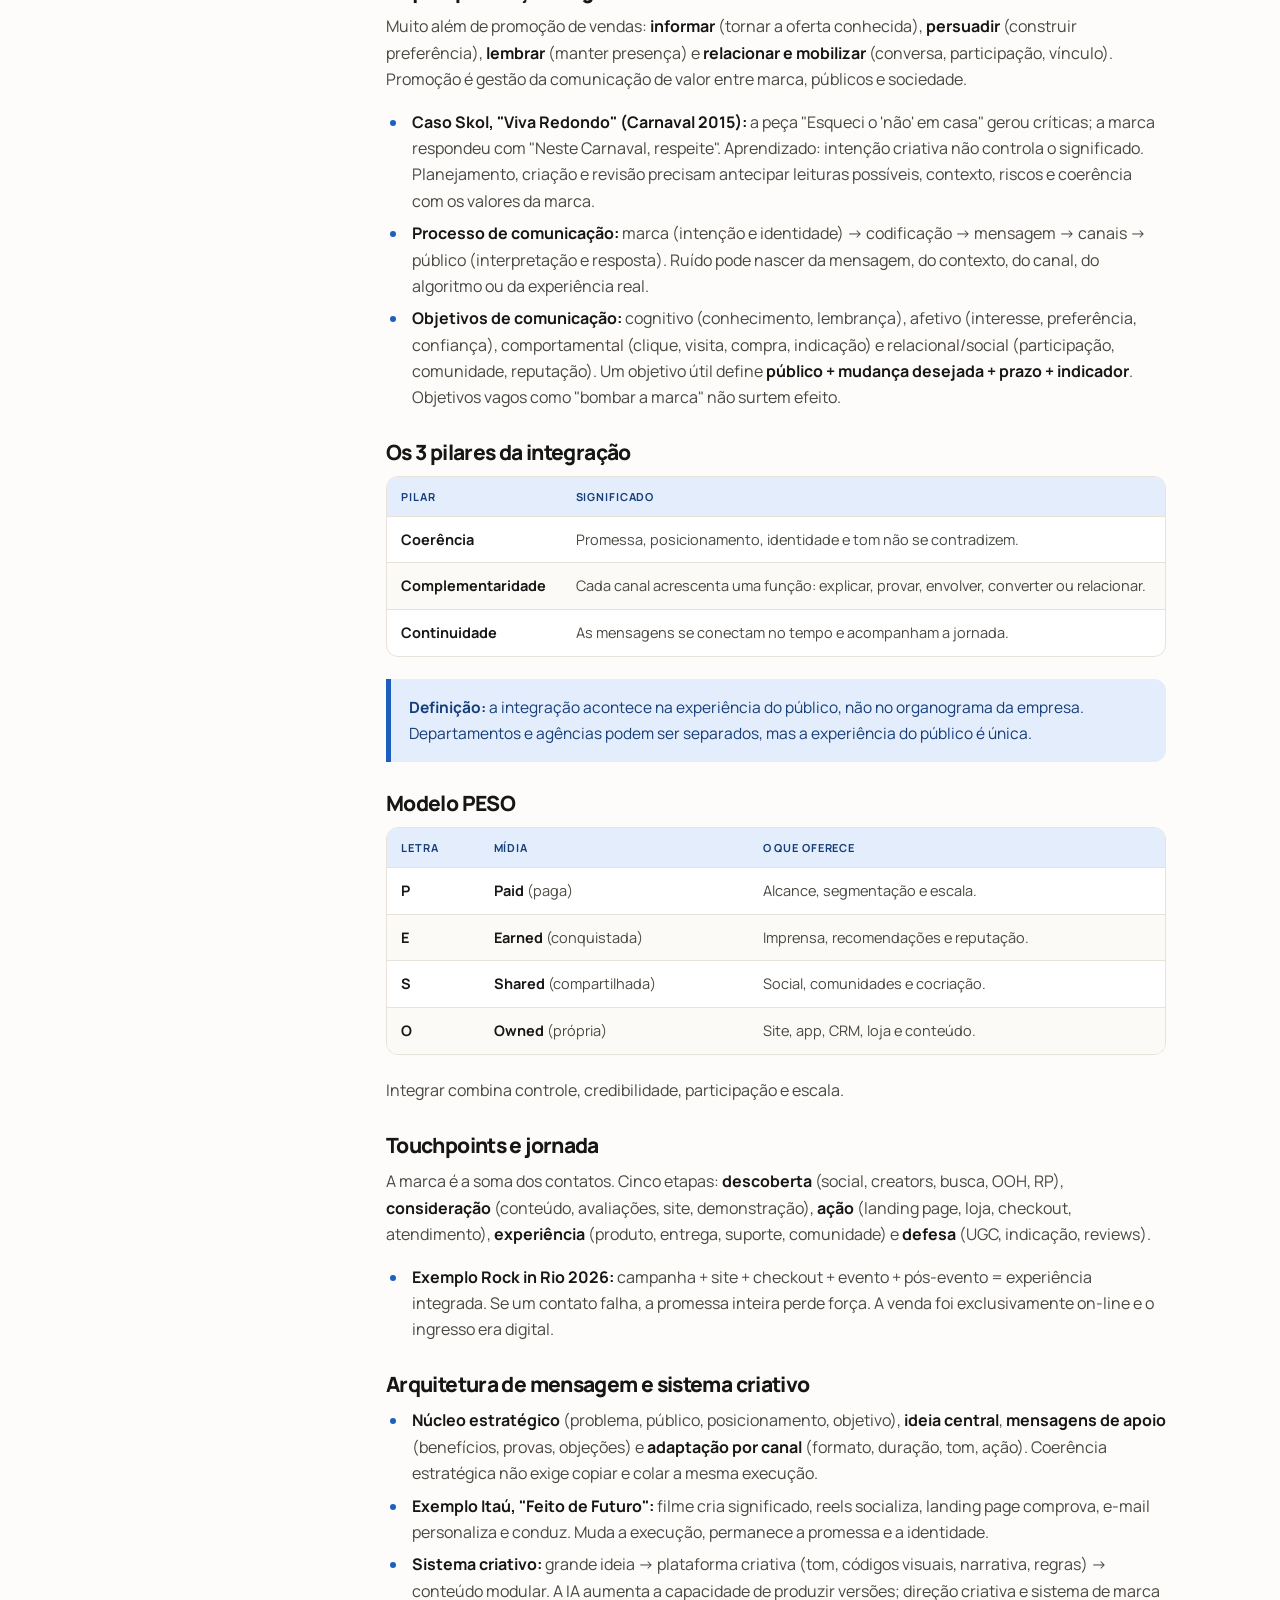
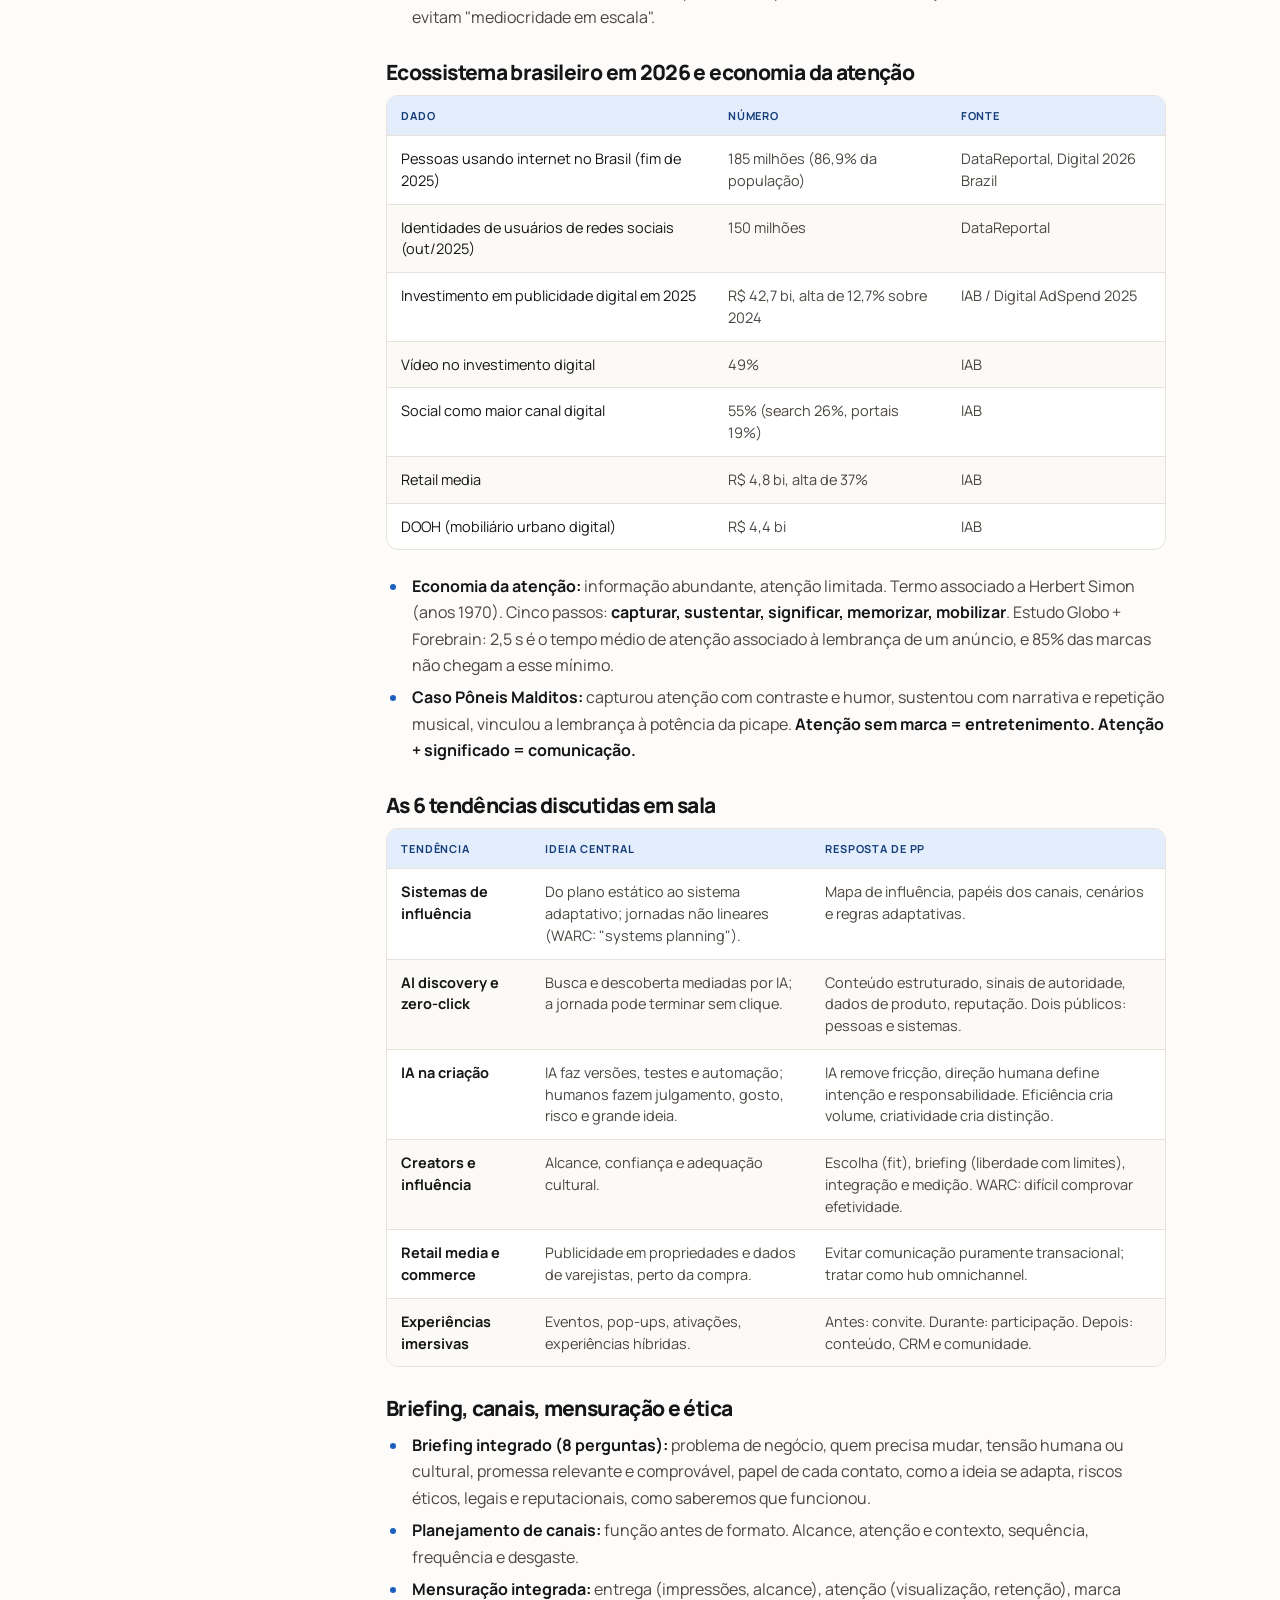
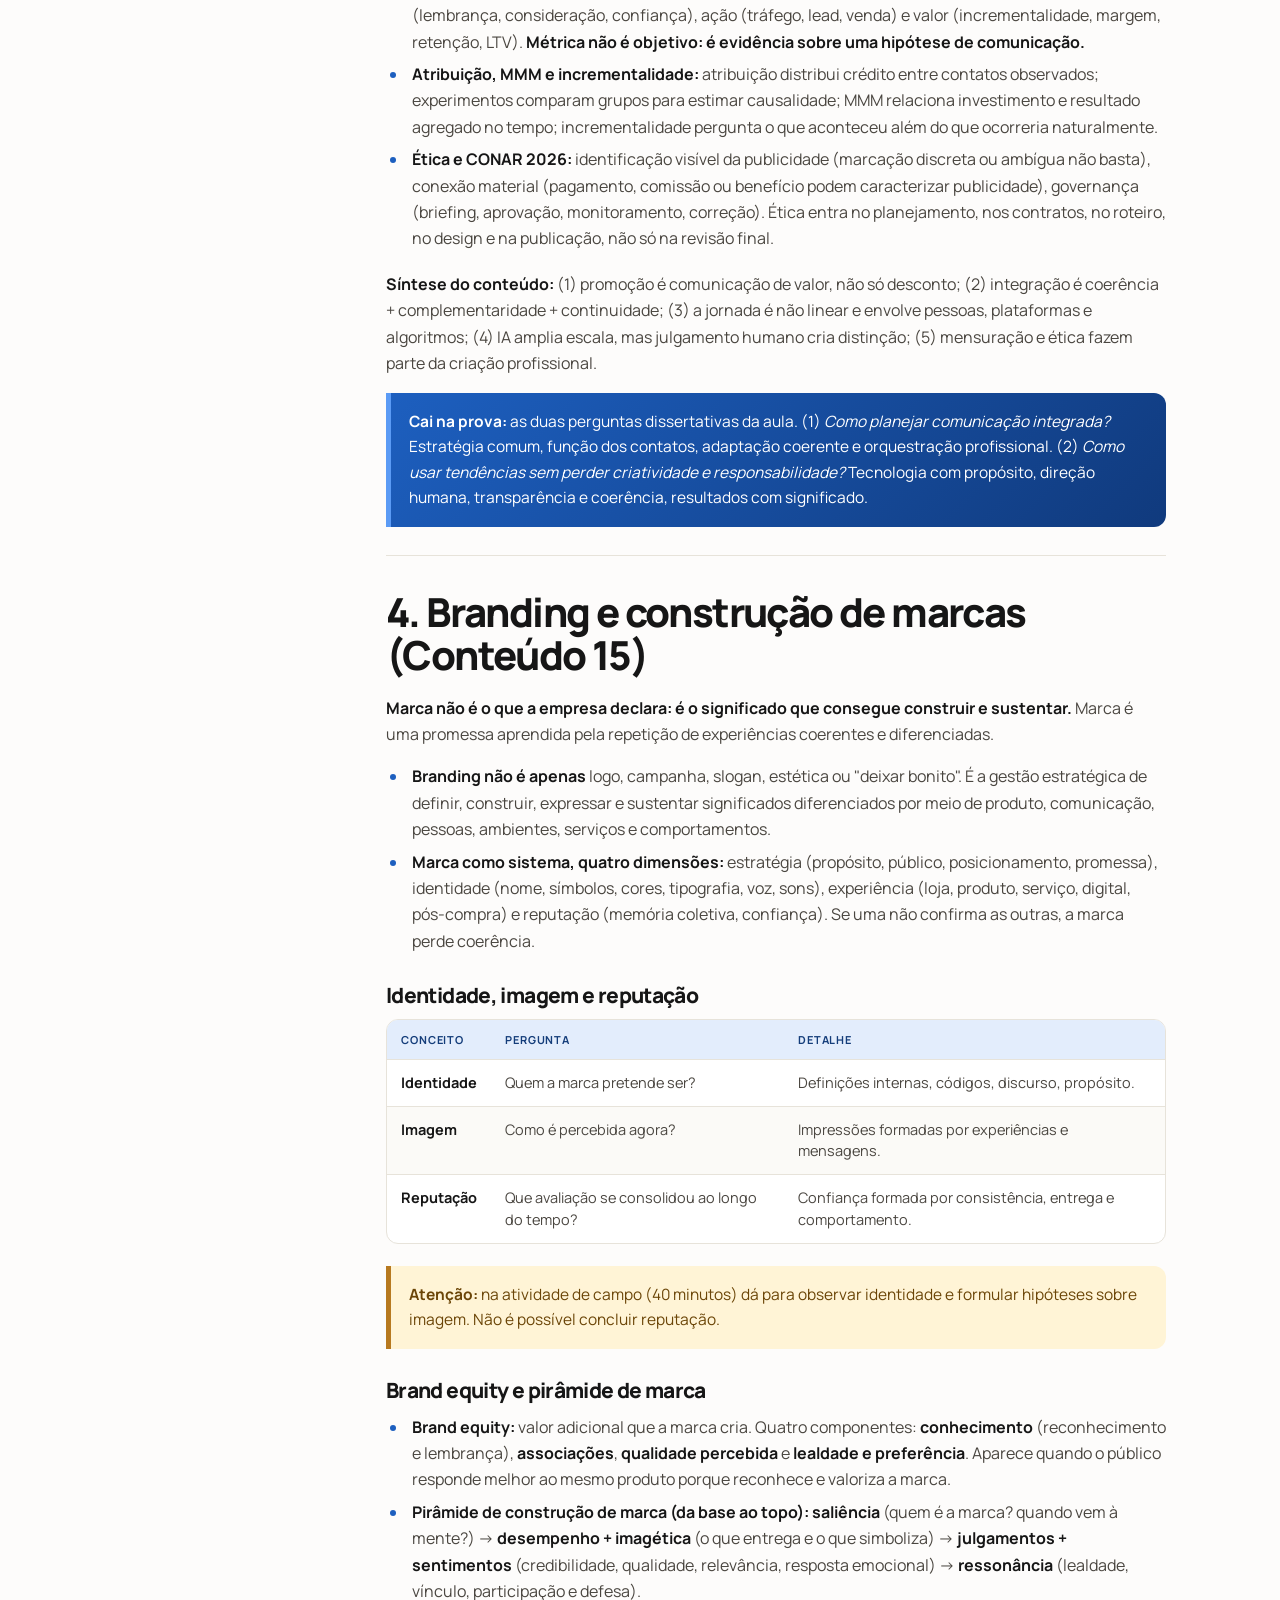
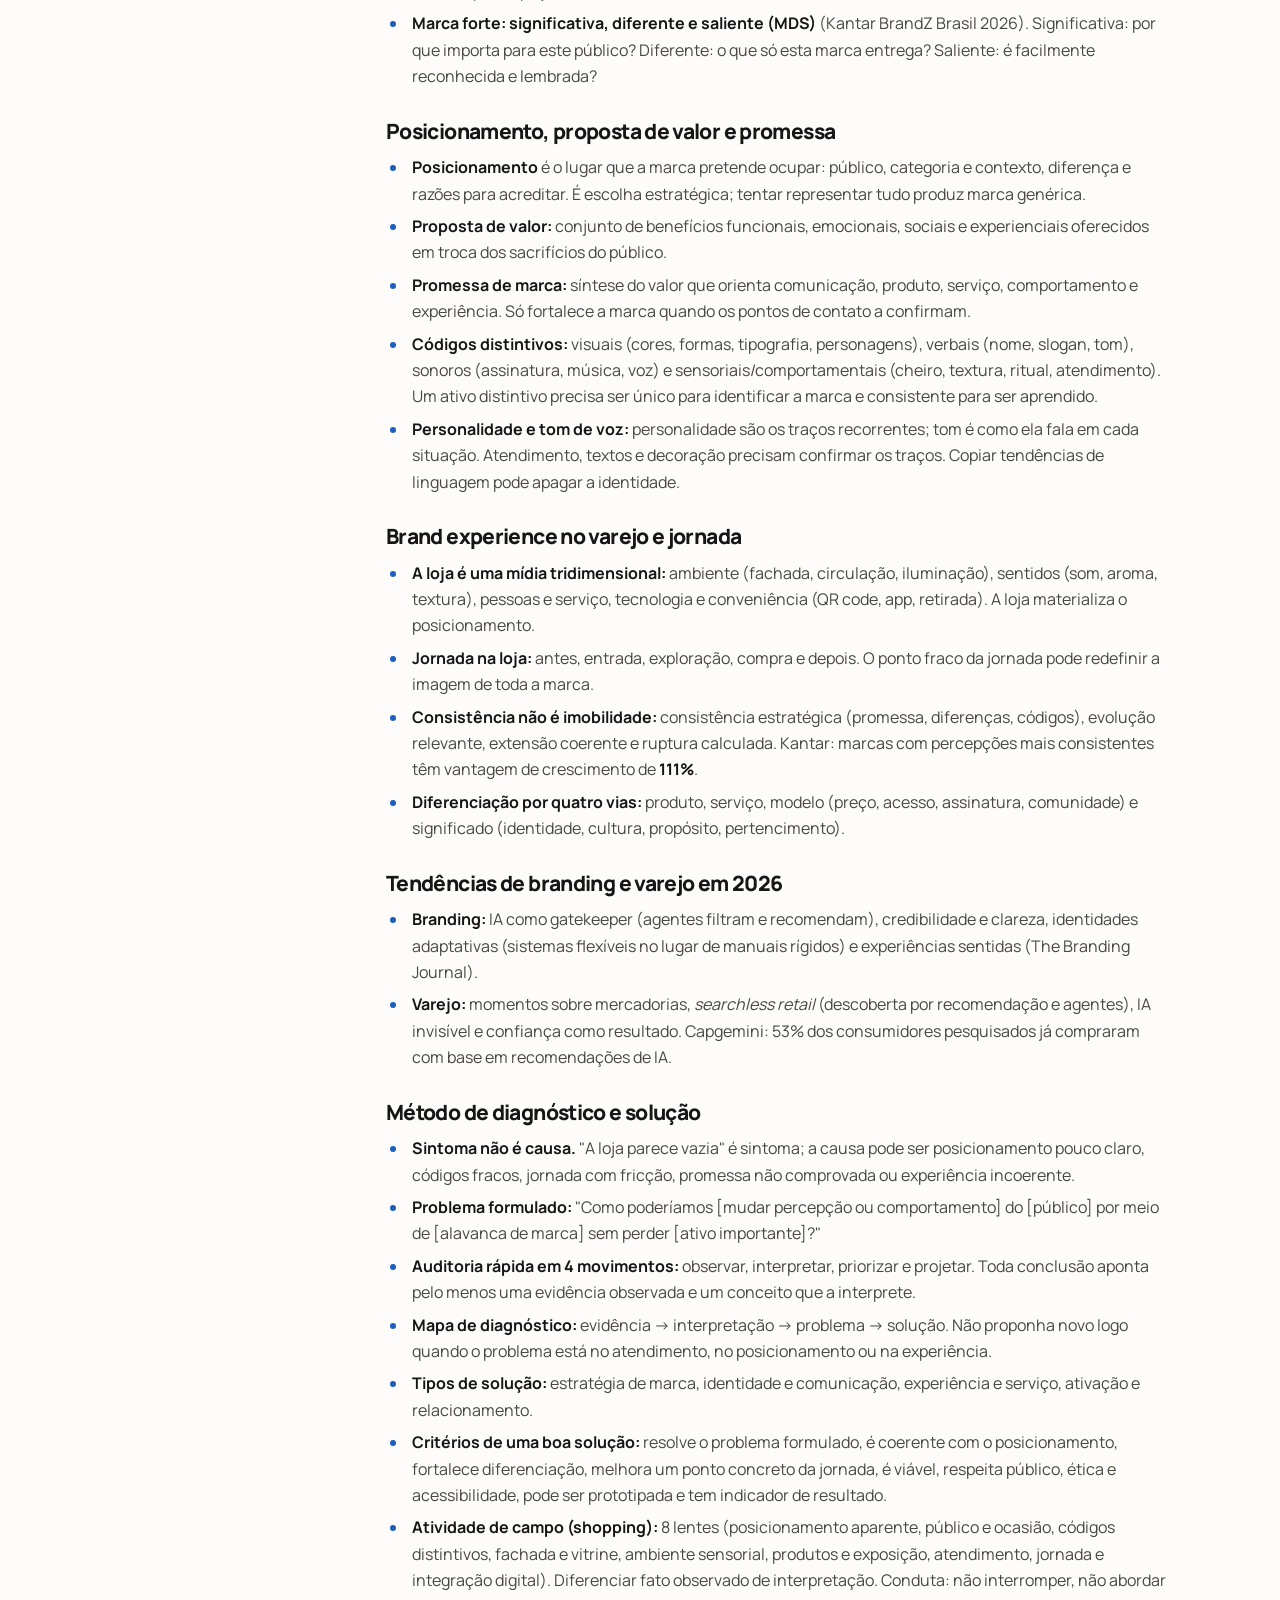
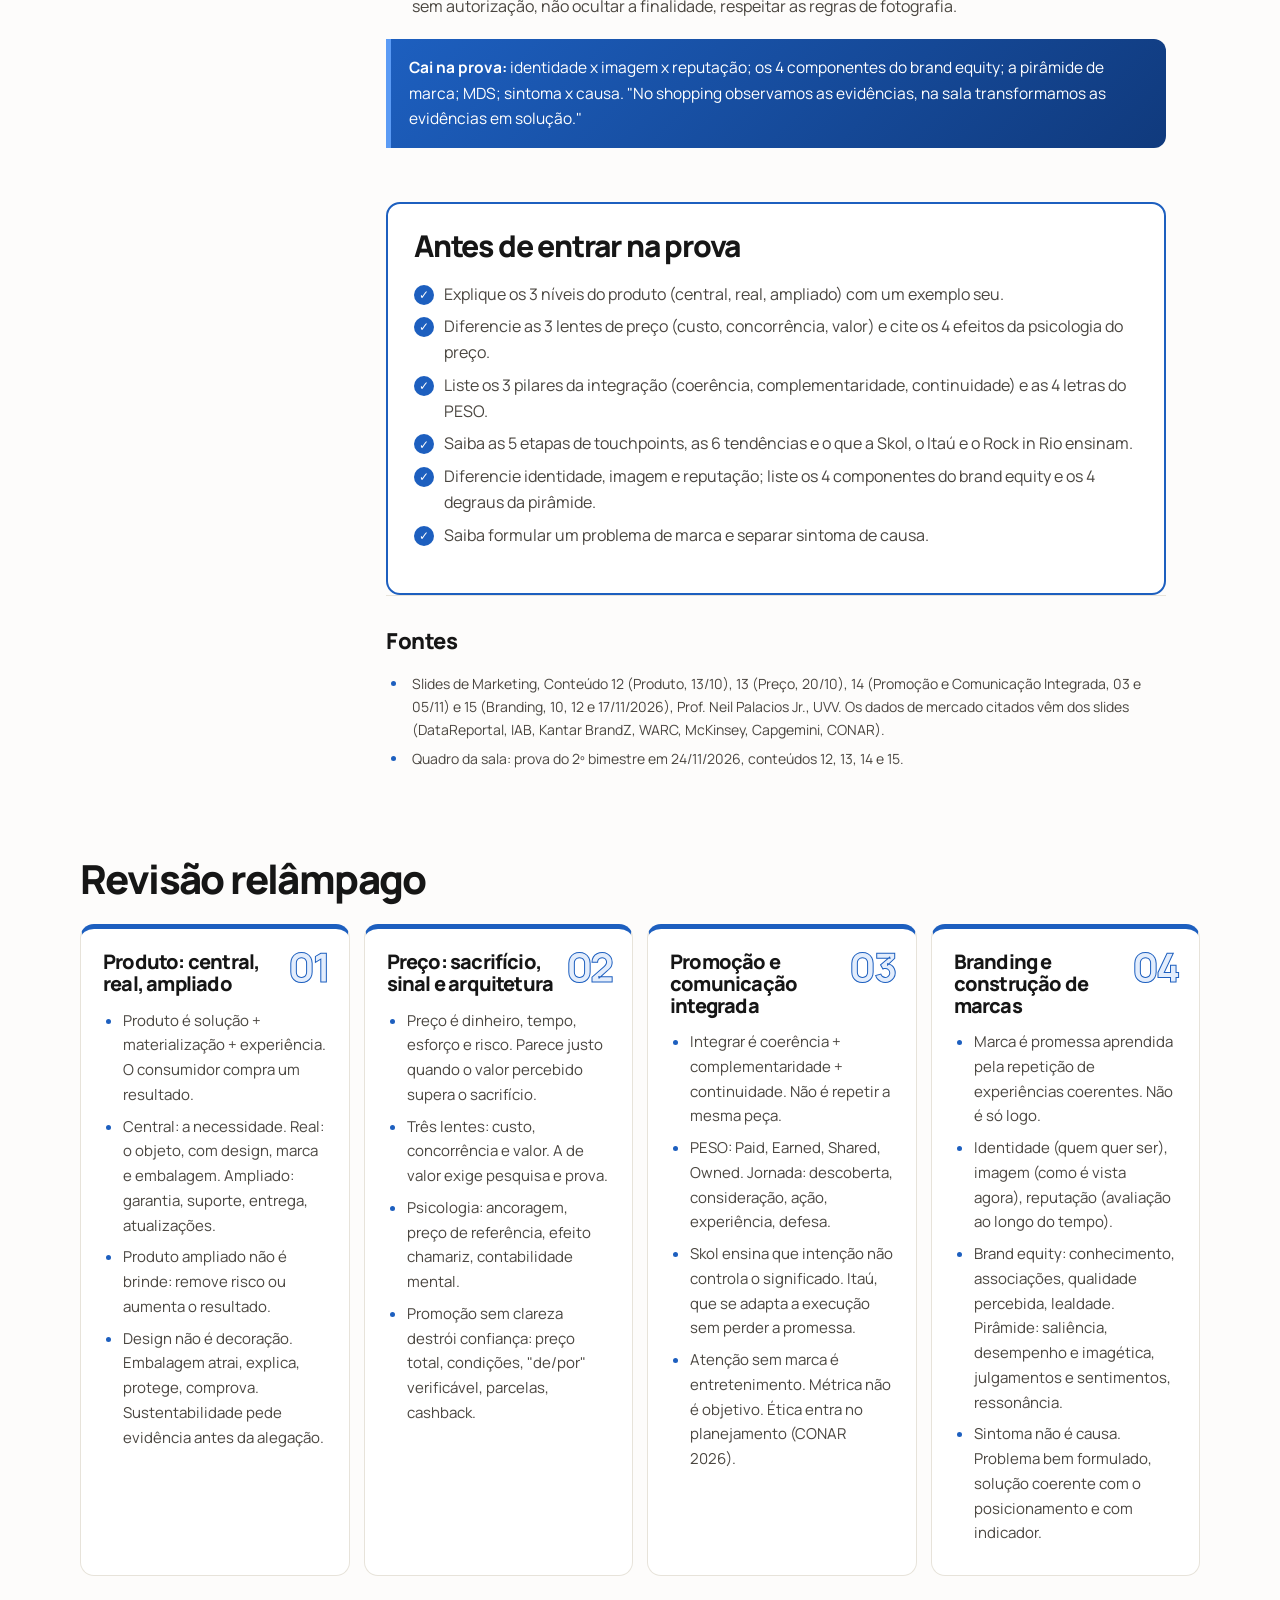
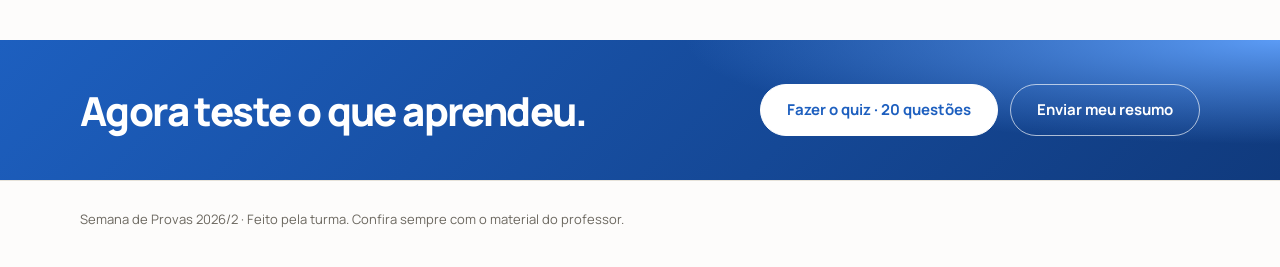
<file: docs/marketing.html>
<!doctype html>
<html lang="pt-BR">
<head>
<meta charset="utf-8">
<meta name="viewport" content="width=device-width, initial-scale=1">
<meta name="description" content="Produto, preço, promoção e comunicação integrada e branding (prova do 2º bimestre, 24/11).">
<meta name="theme-color" content="#0d0b11">
<title>Marketing · Semana de Provas</title>
<link rel="icon" href="data:image/svg+xml,%3Csvg xmlns='http://www.w3.org/2000/svg' viewBox='0 0 24 24'%3E%3Cpath fill='%23e85d9e' d='M12 3L1 9l11 6l9-4.91V17h2V9M5 13.18v4L12 21l7-3.82v-4L12 17z'/%3E%3C/svg%3E">
<link rel="preconnect" href="https://fonts.googleapis.com"><link rel="preconnect" href="https://fonts.gstatic.com" crossorigin><link href="https://fonts.googleapis.com/css2?family=Manrope:wght@400;500;600;700;800&display=swap" rel="stylesheet">
<link rel="stylesheet" href="style.css?v=cdbc5a06">
<script src="app.js?v=583c9f27" defer></script>
</head>
<body class="page-light accent-blue">
<a class="skip" href="#conteudo">Pular para o conteúdo</a>
<header class="topbar"><div class="wrap topbar-in"><a class="brand" href="index.html" aria-label="Início">P4N<span>.</span></a><nav class="toplinks" aria-label="Seções"><a href="#resumo">Resumo</a><a href="#revisao">Revisão</a><a href="quiz-marketing.html">Quiz</a></nav><a class="top-cta" href="https://drive.google.com/drive/folders/1ZEse542tBFMzU_K1Bm_n62pYWgQAYsZ6" target="_blank" rel="noreferrer">Enviar resumo</a></div></header>
<header class="hero hero-sub"><div class="wrap hero-in"><p class="eyebrow">Matéria 01</p><h1>Marketing<span class="dot">.</span></h1><p class="lede">Produto, preço, promoção e comunicação integrada e branding (prova do 2º bimestre, 24/11).</p><div class="hero-actions"><a class="button big" href="#resumo">Ler o resumo</a><a class="button big ghost" href="quiz-marketing.html">Fazer o quiz</a></div></div></header>
<main id="conteudo"><div class="wrap subject-layout" id="resumo"><aside class="toc"><details open><summary>Nesta página</summary><ol><li><a href="#produto-conteudo-12">Produto (Conteúdo 12)</a></li><li><a href="#preco-conteudo-13">Preço (Conteúdo 13)</a></li><li><a href="#promocao-e-comunicacao-integrada-conteudo-14">Promoção e comunicação integrada (Conteúdo 14)</a></li><li><a href="#branding-e-construcao-de-marcas-conteudo-15">Branding e construção de marcas (Conteúdo 15)</a></li><li><a href="#antes-de-entrar-na-prova">Antes de entrar na prova</a></li><li><a href="#revisao">Revisão relâmpago</a></li></ol></details></aside><article class="resumo"><div class="resumo-lead"><p>Prof. Neil Palacios Jr. · UVV · <strong>Prova do 2º bimestre em 24/11: Conteúdos 12 a 15</strong> (Produto, Preço, Promoção e comunicação integrada, Branding). Tudo abaixo sai dos slides da disciplina.</p></div><section class="sec" id="produto-conteudo-12"><h2>1. Produto (Conteúdo 12)</h2><p>Para PP, produto não é só objeto: é <strong>solução + materialização + experiência</strong>. O consumidor pode receber um objeto, mas compra sobretudo um resultado desejado.</p><ul><li><strong>O que se compra:</strong> café = pausa, ritual, energia; furadeira = o furo e a casa pronta; streaming = acesso, curadoria, pertencimento; transporte = deslocamento, previsibilidade, segurança.</li><li><strong>Produto</strong> é tudo que oferece valor para resolver uma necessidade, produzir um resultado ou viabilizar uma experiência: bens, serviços, experiências e soluções.</li><li><strong>Evolução do olhar:</strong> bem (o que é entregue), benefício (o que faz), solução (que problema resolve), experiência (como o consumidor vive) e transformação (o que muda na vida).</li><li><strong>Produto como pacote de valor:</strong> benefícios funcionais, emocionais e simbólicos, menos os sacrifícios (preço, tempo, esforço, risco, atenção, complexidade). Produto forte aumenta os benefícios e reduz os sacrifícios relevantes.</li><li><strong>Job to be done:</strong> que progresso o consumidor quer realizar, em que contexto, com que alternativas, com que fricções e que resultado define sucesso. Exemplos de aula: Uber (deslocamento sob demanda), Netflix (acesso e curadoria), iFood (refeição com conveniência), banco digital (controle sem burocracia).</li></ul><h3>Os 3 níveis do produto</h3><div class="table-wrap"><table><thead><tr><th>Nível</th><th>O que é</th><th>Exemplo (smartphone)</th></tr></thead><tbody><tr><td data-label="Nível"><strong>Central</strong></td><td data-label="O que é">A necessidade ou o problema que o cliente quer resolver. Não é o objeto.</td><td data-label="Exemplo (smartphone)">Comunicação, acesso à informação, conexão, autonomia.</td></tr><tr><td data-label="Nível"><strong>Real</strong></td><td data-label="O que é">O objeto físico que entrega o benefício: características, qualidade, design, marca, embalagem, variedades.</td><td data-label="Exemplo (smartphone)">Alumínio, tela OLED 6,1", câmera de 50 MP, processador.</td></tr><tr><td data-label="Nível"><strong>Ampliado</strong></td><td data-label="O que é">Serviços e benefícios extras que diferenciam da concorrência sem mudar o aparelho: entrega, instalação, garantia, suporte, devolução, atualizações, comunidade, personalização.</td><td data-label="Exemplo (smartphone)">Garantia estendida, suporte técnico, seguro contra roubo, nuvem gratuita.</td></tr></tbody></table></div><aside class="callout callout-warn"><p><strong>Atenção:</strong> produto ampliado não é brinde aleatório. Deve remover risco ou aumentar o resultado. Prometer conveniência e entregar atrito destrói valor e confiança.</p></aside><h3>Design, embalagem e sustentabilidade</h3><ul><li><strong>Design não é decoração:</strong> função (faz funcionar melhor), usabilidade (reduz erro, tempo e esforço), estética (desejo e reconhecimento) e significado (personalidade, categoria, posicionamento).</li><li><strong>Embalagem:</strong> atrair, explicar, proteger, facilitar, comprovar e circular. É um touchpoint físico que disputa atenção no ponto de venda e na tela.</li><li><strong>Unboxing:</strong> antecipação, ritual, compartilhamento e coerência. Pergunta crítica: a experiência agrega valor ou só aumenta custo e resíduos?</li><li><strong>Sustentabilidade em 2026:</strong> evidência antes da alegação. Evitar "eco", "verde" ou "sustentável" sem prova; falar com clareza de material, origem, descarte e limites.</li><li><strong>Produto e jornada:</strong> antes (descoberta, reviews, expectativa), durante (compra, entrega, uso, atendimento) e depois (suporte, descarte, recompra, comunidade). O produto é a soma das promessas e fricções vividas.</li><li><strong>Personalização com IA:</strong> conhecer, adaptar, orquestrar e medir. Dado citado pela McKinsey: 71% dos consumidores esperavam interações personalizadas e 76% se frustravam quando isso não acontecia.</li></ul><p><strong>Papel de PP:</strong> planejamento descobre o benefício central; redação traduz atributo em benefício e prova; direção de arte materializa qualidade e personalidade; experiência alinha campanha, embalagem, interface e pós-compra.</p><p><strong>Auditoria rápida de produto (7 perguntas):</strong> benefício central, o que torna o real diferente, que serviço amplia valor, que fricção permanece, se o design ajuda, se a embalagem prova a promessa, se a experiência confirma a campanha.</p><aside class="callout callout-exam"><p><strong>Cai na prova:</strong> central x real x ampliado, com exemplo. "Publicidade cria expectativa. Produto, serviço, embalagem e experiência decidem se ela será cumprida."</p></aside></section><section class="sec" id="preco-conteudo-13"><h2>2. Preço (Conteúdo 13)</h2><p><strong>Preço não é só um número: é uma mensagem sobre valor.</strong> Para PP, preço é dado econômico + sinal psicológico + conteúdo de comunicação.</p><ul><li><strong>Preço é tudo o que o consumidor entrega para obter valor:</strong> monetário (valor, juros, taxas, frete), tempo, esforço e risco.</li><li><strong>Valor percebido:</strong> o preço parece justo quando o valor percebido supera o sacrifício percebido. Sacrifícios incluem preço, tempo, esforço, risco de arrependimento, custo de mudança, complexidade e perda de privacidade.</li><li><strong>Preço comunica posicionamento:</strong> acessível (inclusão, economia), premium (qualidade, design, confiança), luxo (escassez, ritual, distinção) e "grátis" (baixa barreira, mas troca por atenção, dados ou recorrência). Incoerência entre preço, produto e comunicação gera desconfiança.</li></ul><h3>Três lentes para definir preço</h3><div class="table-wrap"><table><thead><tr><th>Lente</th><th>Como funciona</th><th>Limite</th></tr></thead><tbody><tr><td data-label="Lente"><strong>Baseado em custos</strong></td><td data-label="Como funciona">Parte do custo e soma margem.</td><td data-label="Limite">Ignora percepção, diferenciação e disposição a pagar.</td></tr><tr><td data-label="Lente"><strong>Baseado na concorrência</strong></td><td data-label="Como funciona">Usa o preço do mercado como referência.</td><td data-label="Limite">Pode virar guerra de preços.</td></tr><tr><td data-label="Lente"><strong>Baseado em valor</strong></td><td data-label="Como funciona">Parte do benefício percebido e da disposição a pagar.</td><td data-label="Limite">Exige pesquisa, segmentação e prova de valor.</td></tr></tbody></table></div><ul><li><strong>Disposição a pagar:</strong> não é fixa (muda por público, contexto, urgência, canal e ocasião), é pesquisável (Van Westendorp, Gabor-Granger, conjoint, experimentos), tem "penhascos" e depende de prova (marca, experiência, confiança).</li><li><strong>Elasticidade-preço da demanda:</strong> mais elástico com muitas alternativas, baixa diferenciação e compra adiável; menos elástico com urgência, lealdade, exclusividade e alto custo de troca. Comunicação pode reduzir a comparabilidade direta.</li><li><strong>Arquitetura de preços (boa, melhor, excelente):</strong> entrada (reduz barreira), intermediário (equilibra, muitas vezes é a opção-alvo) e premium (margem, diferenciação, referência superior).</li><li><strong>Modelos de monetização:</strong> compra única, assinatura, freemium, por uso, por resultado, bundle, licença, publicidade, marketplace e híbrido. Risco: preço fragmentado, taxa escondida e condição pouco visível.</li></ul><h3>Psicologia do preço</h3><div class="table-wrap"><table><thead><tr><th>Efeito</th><th>O que faz</th></tr></thead><tbody><tr><td data-label="Efeito"><strong>Ancoragem</strong></td><td data-label="O que faz">A primeira referência influencia as avaliações seguintes.</td></tr><tr><td data-label="Efeito"><strong>Preço de referência</strong></td><td data-label="O que faz">"De/por", concorrente, histórico ou opção premium.</td></tr><tr><td data-label="Efeito"><strong>Efeito chamariz</strong></td><td data-label="O que faz">Uma opção pouco atraente muda a comparação entre as outras.</td></tr><tr><td data-label="Efeito"><strong>Contabilidade mental</strong></td><td data-label="O que faz">O consumidor organiza gastos em categorias e orçamentos mentais.</td></tr></tbody></table></div><ul><li><strong>Preço terminando em 9:</strong> pode favorecer percepção de economia e varejo promocional; pode prejudicar imagem premium e clareza. A tática deve reforçar a identidade da marca, não contradizê-la.</li><li><strong>Promoção comunica:</strong> urgência, recompensa e experimentação. Perigo: treinar o público a esperar desconto e destruir a referência de valor. Antes de anunciar "-50%": 50% de qual preço, por quanto tempo, sob quais condições?</li><li><strong>Lealdade sustenta prêmio de preço:</strong> confiança reduz risco, hábito facilita a escolha, vínculo amplia preferência. Estudo de 2025 (Behavioral Sciences) achou relação positiva entre lealdade e disposição a pagar.</li><li><strong>Preço dinâmico:</strong> entradas (demanda, horário, estoque, concorrência, localização, evento, clima). Benefícios: ajustar oferta e demanda. Riscos: sensação de injustiça, discriminação, opacidade. Em 2026 a questão é explicar limites e critérios de forma defensável.</li><li><strong>IA e preço:</strong> prever, testar, personalizar e governar (limites, auditoria, privacidade, explicabilidade, revisão humana). Automação sem governança pode otimizar receita e destruir confiança.</li><li><strong>Zona de risco da personalização:</strong> cobrar mais por vulnerabilidade inferida, ocultar critérios, usar dados sensíveis ou criar falsa escassez.</li></ul><h3>Responsabilidade na comunicação de preço (Brasil)</h3><ul><li><strong>Como comunicar promoções:</strong> preço total, condições (prazo, estoque, canal, forma de pagamento), comparação "de/por" real e verificável, parcelamento (número de parcelas, juros e total), cashback (regra, validade, restrições) e "grátis" com contrapartidas explícitas.</li><li><strong>O que PP precisa dominar:</strong> identificação (publicidade reconhecível como tal), prova (o anunciante mantém dados que sustentam as alegações), clareza, não enganar (vedada publicidade falsa, omissa ou capaz de induzir a erro), boa-fé e cuidado com dados.</li><li><strong>Checklist antes de publicar:</strong> preço total claro, economia verificável, condições perto da oferta, hierarquia visual que não esconde restrições, benefício que justifica o preço, tom coerente com o posicionamento, oferta igual no canal anunciado, experiência que confirma a promessa.</li></ul><aside class="callout callout-exam"><p><strong>Cai na prova:</strong> preço é sacrifício, sinal, arquitetura e responsabilidade. "O melhor anúncio de preço não faz o número parecer menor. Faz o valor parecer mais claro."</p></aside></section><section class="sec" id="promocao-e-comunicacao-integrada-conteudo-14"><h2>3. Promoção e comunicação integrada (Conteúdo 14)</h2><p>O profissional de PP não "faz posts": <strong>orquestra influência em todo o sistema da marca</strong> (estratégia + criação + mídia + mensuração). A campanha integra quando cada contato cumpre um papel e todos reforçam o mesmo significado. Comunicação integrada <strong>não</strong> é repetir a mesma peça.</p><h3>O que "promoção" significa no mix</h3><p>Muito além de promoção de vendas: <strong>informar</strong> (tornar a oferta conhecida), <strong>persuadir</strong> (construir preferência), <strong>lembrar</strong> (manter presença) e <strong>relacionar e mobilizar</strong> (conversa, participação, vínculo). Promoção é gestão da comunicação de valor entre marca, públicos e sociedade.</p><ul><li><strong>Caso Skol, "Viva Redondo" (Carnaval 2015):</strong> a peça "Esqueci o 'não' em casa" gerou críticas; a marca respondeu com "Neste Carnaval, respeite". Aprendizado: intenção criativa não controla o significado. Planejamento, criação e revisão precisam antecipar leituras possíveis, contexto, riscos e coerência com os valores da marca.</li><li><strong>Processo de comunicação:</strong> marca (intenção e identidade) → codificação → mensagem → canais → público (interpretação e resposta). Ruído pode nascer da mensagem, do contexto, do canal, do algoritmo ou da experiência real.</li><li><strong>Objetivos de comunicação:</strong> cognitivo (conhecimento, lembrança), afetivo (interesse, preferência, confiança), comportamental (clique, visita, compra, indicação) e relacional/social (participação, comunidade, reputação). Um objetivo útil define <strong>público + mudança desejada + prazo + indicador</strong>. Objetivos vagos como "bombar a marca" não surtem efeito.</li></ul><h3>Os 3 pilares da integração</h3><div class="table-wrap"><table><thead><tr><th>Pilar</th><th>Significado</th></tr></thead><tbody><tr><td data-label="Pilar"><strong>Coerência</strong></td><td data-label="Significado">Promessa, posicionamento, identidade e tom não se contradizem.</td></tr><tr><td data-label="Pilar"><strong>Complementaridade</strong></td><td data-label="Significado">Cada canal acrescenta uma função: explicar, provar, envolver, converter ou relacionar.</td></tr><tr><td data-label="Pilar"><strong>Continuidade</strong></td><td data-label="Significado">As mensagens se conectam no tempo e acompanham a jornada.</td></tr></tbody></table></div><aside class="callout callout-def"><p><strong>Definição:</strong> a integração acontece na experiência do público, não no organograma da empresa. Departamentos e agências podem ser separados, mas a experiência do público é única.</p></aside><h3>Modelo PESO</h3><div class="table-wrap"><table><thead><tr><th>Letra</th><th>Mídia</th><th>O que oferece</th></tr></thead><tbody><tr><td data-label="Letra"><strong>P</strong></td><td data-label="Mídia"><strong>Paid</strong> (paga)</td><td data-label="O que oferece">Alcance, segmentação e escala.</td></tr><tr><td data-label="Letra"><strong>E</strong></td><td data-label="Mídia"><strong>Earned</strong> (conquistada)</td><td data-label="O que oferece">Imprensa, recomendações e reputação.</td></tr><tr><td data-label="Letra"><strong>S</strong></td><td data-label="Mídia"><strong>Shared</strong> (compartilhada)</td><td data-label="O que oferece">Social, comunidades e cocriação.</td></tr><tr><td data-label="Letra"><strong>O</strong></td><td data-label="Mídia"><strong>Owned</strong> (própria)</td><td data-label="O que oferece">Site, app, CRM, loja e conteúdo.</td></tr></tbody></table></div><p>Integrar combina controle, credibilidade, participação e escala.</p><h3>Touchpoints e jornada</h3><p>A marca é a soma dos contatos. Cinco etapas: <strong>descoberta</strong> (social, creators, busca, OOH, RP), <strong>consideração</strong> (conteúdo, avaliações, site, demonstração), <strong>ação</strong> (landing page, loja, checkout, atendimento), <strong>experiência</strong> (produto, entrega, suporte, comunidade) e <strong>defesa</strong> (UGC, indicação, reviews).</p><ul><li><strong>Exemplo Rock in Rio 2026:</strong> campanha + site + checkout + evento + pós-evento = experiência integrada. Se um contato falha, a promessa inteira perde força. A venda foi exclusivamente on-line e o ingresso era digital.</li></ul><h3>Arquitetura de mensagem e sistema criativo</h3><ul><li><strong>Núcleo estratégico</strong> (problema, público, posicionamento, objetivo), <strong>ideia central</strong>, <strong>mensagens de apoio</strong> (benefícios, provas, objeções) e <strong>adaptação por canal</strong> (formato, duração, tom, ação). Coerência estratégica não exige copiar e colar a mesma execução.</li><li><strong>Exemplo Itaú, "Feito de Futuro":</strong> filme cria significado, reels socializa, landing page comprova, e-mail personaliza e conduz. Muda a execução, permanece a promessa e a identidade.</li><li><strong>Sistema criativo:</strong> grande ideia → plataforma criativa (tom, códigos visuais, narrativa, regras) → conteúdo modular. A IA aumenta a capacidade de produzir versões; direção criativa e sistema de marca evitam "mediocridade em escala".</li></ul><h3>Ecossistema brasileiro em 2026 e economia da atenção</h3><div class="table-wrap"><table><thead><tr><th>Dado</th><th>Número</th><th>Fonte</th></tr></thead><tbody><tr><td data-label="Dado">Pessoas usando internet no Brasil (fim de 2025)</td><td data-label="Número">185 milhões (86,9% da população)</td><td data-label="Fonte">DataReportal, Digital 2026 Brazil</td></tr><tr><td data-label="Dado">Identidades de usuários de redes sociais (out/2025)</td><td data-label="Número">150 milhões</td><td data-label="Fonte">DataReportal</td></tr><tr><td data-label="Dado">Investimento em publicidade digital em 2025</td><td data-label="Número">R$ 42,7 bi, alta de 12,7% sobre 2024</td><td data-label="Fonte">IAB / Digital AdSpend 2025</td></tr><tr><td data-label="Dado">Vídeo no investimento digital</td><td data-label="Número">49%</td><td data-label="Fonte">IAB</td></tr><tr><td data-label="Dado">Social como maior canal digital</td><td data-label="Número">55% (search 26%, portais 19%)</td><td data-label="Fonte">IAB</td></tr><tr><td data-label="Dado">Retail media</td><td data-label="Número">R$ 4,8 bi, alta de 37%</td><td data-label="Fonte">IAB</td></tr><tr><td data-label="Dado">DOOH (mobiliário urbano digital)</td><td data-label="Número">R$ 4,4 bi</td><td data-label="Fonte">IAB</td></tr></tbody></table></div><ul><li><strong>Economia da atenção:</strong> informação abundante, atenção limitada. Termo associado a Herbert Simon (anos 1970). Cinco passos: <strong>capturar, sustentar, significar, memorizar, mobilizar</strong>. Estudo Globo + Forebrain: 2,5 s é o tempo médio de atenção associado à lembrança de um anúncio, e 85% das marcas não chegam a esse mínimo.</li><li><strong>Caso Pôneis Malditos:</strong> capturou atenção com contraste e humor, sustentou com narrativa e repetição musical, vinculou a lembrança à potência da picape. <strong>Atenção sem marca = entretenimento. Atenção + significado = comunicação.</strong></li></ul><h3>As 6 tendências discutidas em sala</h3><div class="table-wrap"><table><thead><tr><th>Tendência</th><th>Ideia central</th><th>Resposta de PP</th></tr></thead><tbody><tr><td data-label="Tendência"><strong>Sistemas de influência</strong></td><td data-label="Ideia central">Do plano estático ao sistema adaptativo; jornadas não lineares (WARC: "systems planning").</td><td data-label="Resposta de PP">Mapa de influência, papéis dos canais, cenários e regras adaptativas.</td></tr><tr><td data-label="Tendência"><strong>AI discovery e zero-click</strong></td><td data-label="Ideia central">Busca e descoberta mediadas por IA; a jornada pode terminar sem clique.</td><td data-label="Resposta de PP">Conteúdo estruturado, sinais de autoridade, dados de produto, reputação. Dois públicos: pessoas e sistemas.</td></tr><tr><td data-label="Tendência"><strong>IA na criação</strong></td><td data-label="Ideia central">IA faz versões, testes e automação; humanos fazem julgamento, gosto, risco e grande ideia.</td><td data-label="Resposta de PP">IA remove fricção, direção humana define intenção e responsabilidade. Eficiência cria volume, criatividade cria distinção.</td></tr><tr><td data-label="Tendência"><strong>Creators e influência</strong></td><td data-label="Ideia central">Alcance, confiança e adequação cultural.</td><td data-label="Resposta de PP">Escolha (fit), briefing (liberdade com limites), integração e medição. WARC: difícil comprovar efetividade.</td></tr><tr><td data-label="Tendência"><strong>Retail media e commerce</strong></td><td data-label="Ideia central">Publicidade em propriedades e dados de varejistas, perto da compra.</td><td data-label="Resposta de PP">Evitar comunicação puramente transacional; tratar como hub omnichannel.</td></tr><tr><td data-label="Tendência"><strong>Experiências imersivas</strong></td><td data-label="Ideia central">Eventos, pop-ups, ativações, experiências híbridas.</td><td data-label="Resposta de PP">Antes: convite. Durante: participação. Depois: conteúdo, CRM e comunidade.</td></tr></tbody></table></div><h3>Briefing, canais, mensuração e ética</h3><ul><li><strong>Briefing integrado (8 perguntas):</strong> problema de negócio, quem precisa mudar, tensão humana ou cultural, promessa relevante e comprovável, papel de cada contato, como a ideia se adapta, riscos éticos, legais e reputacionais, como saberemos que funcionou.</li><li><strong>Planejamento de canais:</strong> função antes de formato. Alcance, atenção e contexto, sequência, frequência e desgaste.</li><li><strong>Mensuração integrada:</strong> entrega (impressões, alcance), atenção (visualização, retenção), marca (lembrança, consideração, confiança), ação (tráfego, lead, venda) e valor (incrementalidade, margem, retenção, LTV). <strong>Métrica não é objetivo: é evidência sobre uma hipótese de comunicação.</strong></li><li><strong>Atribuição, MMM e incrementalidade:</strong> atribuição distribui crédito entre contatos observados; experimentos comparam grupos para estimar causalidade; MMM relaciona investimento e resultado agregado no tempo; incrementalidade pergunta o que aconteceu além do que ocorreria naturalmente.</li><li><strong>Ética e CONAR 2026:</strong> identificação visível da publicidade (marcação discreta ou ambígua não basta), conexão material (pagamento, comissão ou benefício podem caracterizar publicidade), governança (briefing, aprovação, monitoramento, correção). Ética entra no planejamento, nos contratos, no roteiro, no design e na publicação, não só na revisão final.</li></ul><p><strong>Síntese do conteúdo:</strong> (1) promoção é comunicação de valor, não só desconto; (2) integração é coerência + complementaridade + continuidade; (3) a jornada é não linear e envolve pessoas, plataformas e algoritmos; (4) IA amplia escala, mas julgamento humano cria distinção; (5) mensuração e ética fazem parte da criação profissional.</p><aside class="callout callout-exam"><p><strong>Cai na prova:</strong> as duas perguntas dissertativas da aula. (1) <em>Como planejar comunicação integrada?</em> Estratégia comum, função dos contatos, adaptação coerente e orquestração profissional. (2) <em>Como usar tendências sem perder criatividade e responsabilidade?</em> Tecnologia com propósito, direção humana, transparência e coerência, resultados com significado.</p></aside></section><section class="sec" id="branding-e-construcao-de-marcas-conteudo-15"><h2>4. Branding e construção de marcas (Conteúdo 15)</h2><p><strong>Marca não é o que a empresa declara: é o significado que consegue construir e sustentar.</strong> Marca é uma promessa aprendida pela repetição de experiências coerentes e diferenciadas.</p><ul><li><strong>Branding não é apenas</strong> logo, campanha, slogan, estética ou "deixar bonito". É a gestão estratégica de definir, construir, expressar e sustentar significados diferenciados por meio de produto, comunicação, pessoas, ambientes, serviços e comportamentos.</li><li><strong>Marca como sistema, quatro dimensões:</strong> estratégia (propósito, público, posicionamento, promessa), identidade (nome, símbolos, cores, tipografia, voz, sons), experiência (loja, produto, serviço, digital, pós-compra) e reputação (memória coletiva, confiança). Se uma não confirma as outras, a marca perde coerência.</li></ul><h3>Identidade, imagem e reputação</h3><div class="table-wrap"><table><thead><tr><th>Conceito</th><th>Pergunta</th><th>Detalhe</th></tr></thead><tbody><tr><td data-label="Conceito"><strong>Identidade</strong></td><td data-label="Pergunta">Quem a marca pretende ser?</td><td data-label="Detalhe">Definições internas, códigos, discurso, propósito.</td></tr><tr><td data-label="Conceito"><strong>Imagem</strong></td><td data-label="Pergunta">Como é percebida agora?</td><td data-label="Detalhe">Impressões formadas por experiências e mensagens.</td></tr><tr><td data-label="Conceito"><strong>Reputação</strong></td><td data-label="Pergunta">Que avaliação se consolidou ao longo do tempo?</td><td data-label="Detalhe">Confiança formada por consistência, entrega e comportamento.</td></tr></tbody></table></div><aside class="callout callout-warn"><p><strong>Atenção:</strong> na atividade de campo (40 minutos) dá para observar identidade e formular hipóteses sobre imagem. Não é possível concluir reputação.</p></aside><h3>Brand equity e pirâmide de marca</h3><ul><li><strong>Brand equity:</strong> valor adicional que a marca cria. Quatro componentes: <strong>conhecimento</strong> (reconhecimento e lembrança), <strong>associações</strong>, <strong>qualidade percebida</strong> e <strong>lealdade e preferência</strong>. Aparece quando o público responde melhor ao mesmo produto porque reconhece e valoriza a marca.</li><li><strong>Pirâmide de construção de marca (da base ao topo):</strong> <strong>saliência</strong> (quem é a marca? quando vem à mente?) → <strong>desempenho + imagética</strong> (o que entrega e o que simboliza) → <strong>julgamentos + sentimentos</strong> (credibilidade, qualidade, relevância, resposta emocional) → <strong>ressonância</strong> (lealdade, vínculo, participação e defesa).</li><li><strong>Marca forte: significativa, diferente e saliente (MDS)</strong> (Kantar BrandZ Brasil 2026). Significativa: por que importa para este público? Diferente: o que só esta marca entrega? Saliente: é facilmente reconhecida e lembrada?</li></ul><h3>Posicionamento, proposta de valor e promessa</h3><ul><li><strong>Posicionamento</strong> é o lugar que a marca pretende ocupar: público, categoria e contexto, diferença e razões para acreditar. É escolha estratégica; tentar representar tudo produz marca genérica.</li><li><strong>Proposta de valor:</strong> conjunto de benefícios funcionais, emocionais, sociais e experienciais oferecidos em troca dos sacrifícios do público.</li><li><strong>Promessa de marca:</strong> síntese do valor que orienta comunicação, produto, serviço, comportamento e experiência. Só fortalece a marca quando os pontos de contato a confirmam.</li><li><strong>Códigos distintivos:</strong> visuais (cores, formas, tipografia, personagens), verbais (nome, slogan, tom), sonoros (assinatura, música, voz) e sensoriais/comportamentais (cheiro, textura, ritual, atendimento). Um ativo distintivo precisa ser único para identificar a marca e consistente para ser aprendido.</li><li><strong>Personalidade e tom de voz:</strong> personalidade são os traços recorrentes; tom é como ela fala em cada situação. Atendimento, textos e decoração precisam confirmar os traços. Copiar tendências de linguagem pode apagar a identidade.</li></ul><h3>Brand experience no varejo e jornada</h3><ul><li><strong>A loja é uma mídia tridimensional:</strong> ambiente (fachada, circulação, iluminação), sentidos (som, aroma, textura), pessoas e serviço, tecnologia e conveniência (QR code, app, retirada). A loja materializa o posicionamento.</li><li><strong>Jornada na loja:</strong> antes, entrada, exploração, compra e depois. O ponto fraco da jornada pode redefinir a imagem de toda a marca.</li><li><strong>Consistência não é imobilidade:</strong> consistência estratégica (promessa, diferenças, códigos), evolução relevante, extensão coerente e ruptura calculada. Kantar: marcas com percepções mais consistentes têm vantagem de crescimento de <strong>111%</strong>.</li><li><strong>Diferenciação por quatro vias:</strong> produto, serviço, modelo (preço, acesso, assinatura, comunidade) e significado (identidade, cultura, propósito, pertencimento).</li></ul><h3>Tendências de branding e varejo em 2026</h3><ul><li><strong>Branding:</strong> IA como gatekeeper (agentes filtram e recomendam), credibilidade e clareza, identidades adaptativas (sistemas flexíveis no lugar de manuais rígidos) e experiências sentidas (The Branding Journal).</li><li><strong>Varejo:</strong> momentos sobre mercadorias, <em>searchless retail</em> (descoberta por recomendação e agentes), IA invisível e confiança como resultado. Capgemini: 53% dos consumidores pesquisados já compraram com base em recomendações de IA.</li></ul><h3>Método de diagnóstico e solução</h3><ul><li><strong>Sintoma não é causa.</strong> "A loja parece vazia" é sintoma; a causa pode ser posicionamento pouco claro, códigos fracos, jornada com fricção, promessa não comprovada ou experiência incoerente.</li><li><strong>Problema formulado:</strong> "Como poderíamos [mudar percepção ou comportamento] do [público] por meio de [alavanca de marca] sem perder [ativo importante]?"</li><li><strong>Auditoria rápida em 4 movimentos:</strong> observar, interpretar, priorizar e projetar. Toda conclusão aponta pelo menos uma evidência observada e um conceito que a interprete.</li><li><strong>Mapa de diagnóstico:</strong> evidência → interpretação → problema → solução. Não proponha novo logo quando o problema está no atendimento, no posicionamento ou na experiência.</li><li><strong>Tipos de solução:</strong> estratégia de marca, identidade e comunicação, experiência e serviço, ativação e relacionamento.</li><li><strong>Critérios de uma boa solução:</strong> resolve o problema formulado, é coerente com o posicionamento, fortalece diferenciação, melhora um ponto concreto da jornada, é viável, respeita público, ética e acessibilidade, pode ser prototipada e tem indicador de resultado.</li><li><strong>Atividade de campo (shopping):</strong> 8 lentes (posicionamento aparente, público e ocasião, códigos distintivos, fachada e vitrine, ambiente sensorial, produtos e exposição, atendimento, jornada e integração digital). Diferenciar fato observado de interpretação. Conduta: não interromper, não abordar sem autorização, não ocultar a finalidade, respeitar as regras de fotografia.</li></ul><aside class="callout callout-exam"><p><strong>Cai na prova:</strong> identidade x imagem x reputação; os 4 componentes do brand equity; a pirâmide de marca; MDS; sintoma x causa. "No shopping observamos as evidências, na sala transformamos as evidências em solução."</p></aside></section><section class="sec sec-check" id="antes-de-entrar-na-prova"><h2>Antes de entrar na prova</h2><ul><li>Explique os 3 níveis do produto (central, real, ampliado) com um exemplo seu.</li><li>Diferencie as 3 lentes de preço (custo, concorrência, valor) e cite os 4 efeitos da psicologia do preço.</li><li>Liste os 3 pilares da integração (coerência, complementaridade, continuidade) e as 4 letras do PESO.</li><li>Saiba as 5 etapas de touchpoints, as 6 tendências e o que a Skol, o Itaú e o Rock in Rio ensinam.</li><li>Diferencie identidade, imagem e reputação; liste os 4 componentes do brand equity e os 4 degraus da pirâmide.</li><li>Saiba formular um problema de marca e separar sintoma de causa.</li></ul></section><section class="sec sec-sources" id="fontes"><h2>Fontes</h2><ul><li>Slides de Marketing, Conteúdo 12 (Produto, 13/10), 13 (Preço, 20/10), 14 (Promoção e Comunicação Integrada, 03 e 05/11) e 15 (Branding, 10, 12 e 17/11/2026), Prof. Neil Palacios Jr., UVV. Os dados de mercado citados vêm dos slides (DataReportal, IAB, Kantar BrandZ, WARC, McKinsey, Capgemini, CONAR).</li><li>Quadro da sala: prova do 2º bimestre em 24/11/2026, conteúdos 12, 13, 14 e 15.</li></ul></section></article></div><section class="wrap block" id="revisao"><h2 class="block-title">Revisão relâmpago</h2><div class="flash-grid"><article class="flash"><span class="flash-n">01</span><h3>Produto: central, real, ampliado</h3><ul><li>Produto é solução + materialização + experiência. O consumidor compra um resultado.</li><li>Central: a necessidade. Real: o objeto, com design, marca e embalagem. Ampliado: garantia, suporte, entrega, atualizações.</li><li>Produto ampliado não é brinde: remove risco ou aumenta o resultado.</li><li>Design não é decoração. Embalagem atrai, explica, protege, comprova. Sustentabilidade pede evidência antes da alegação.</li></ul></article><article class="flash"><span class="flash-n">02</span><h3>Preço: sacrifício, sinal e arquitetura</h3><ul><li>Preço é dinheiro, tempo, esforço e risco. Parece justo quando o valor percebido supera o sacrifício.</li><li>Três lentes: custo, concorrência e valor. A de valor exige pesquisa e prova.</li><li>Psicologia: ancoragem, preço de referência, efeito chamariz, contabilidade mental.</li><li>Promoção sem clareza destrói confiança: preço total, condições, "de/por" verificável, parcelas, cashback.</li></ul></article><article class="flash"><span class="flash-n">03</span><h3>Promoção e comunicação integrada</h3><ul><li>Integrar é coerência + complementaridade + continuidade. Não é repetir a mesma peça.</li><li>PESO: Paid, Earned, Shared, Owned. Jornada: descoberta, consideração, ação, experiência, defesa.</li><li>Skol ensina que intenção não controla o significado. Itaú, que se adapta a execução sem perder a promessa.</li><li>Atenção sem marca é entretenimento. Métrica não é objetivo. Ética entra no planejamento (CONAR 2026).</li></ul></article><article class="flash"><span class="flash-n">04</span><h3>Branding e construção de marcas</h3><ul><li>Marca é promessa aprendida pela repetição de experiências coerentes. Não é só logo.</li><li>Identidade (quem quer ser), imagem (como é vista agora), reputação (avaliação ao longo do tempo).</li><li>Brand equity: conhecimento, associações, qualidade percebida, lealdade. Pirâmide: saliência, desempenho e imagética, julgamentos e sentimentos, ressonância.</li><li>Sintoma não é causa. Problema bem formulado, solução coerente com o posicionamento e com indicador.</li></ul></article></div></section><section class="band"><div class="wrap band-in"><h2>Agora teste o que aprendeu.</h2><div class="band-actions"><a class="button big" href="quiz-marketing.html">Fazer o quiz · 20 questões</a><a class="button big ghost" href="https://drive.google.com/drive/folders/131g1esGoe6AW1YxuFYuTYadABJnoYcJj" target="_blank" rel="noreferrer">Enviar meu resumo</a></div></div></section></main>
<footer class="footer"><div class="wrap">Semana de Provas 2026/2 · Feito pela turma. Confira sempre com o material do professor.</div></footer>
</body>
</html>
</file>
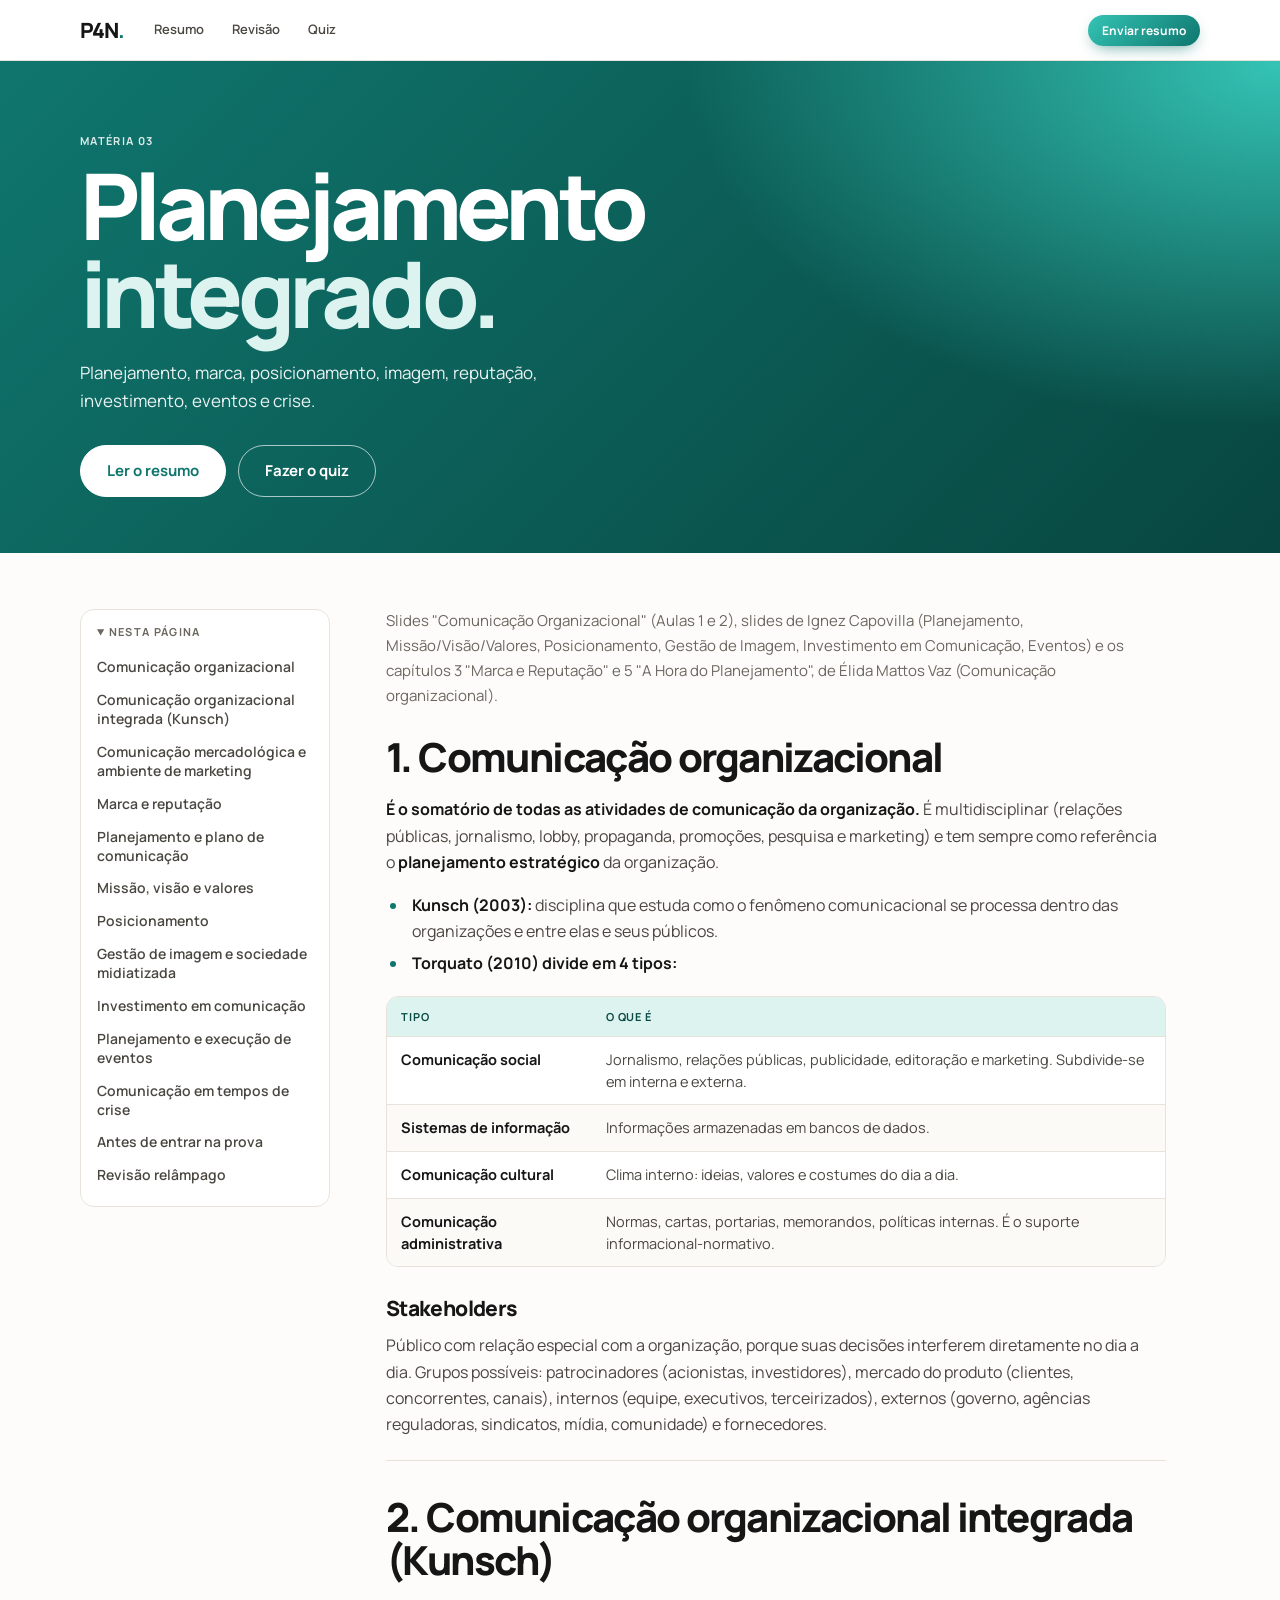
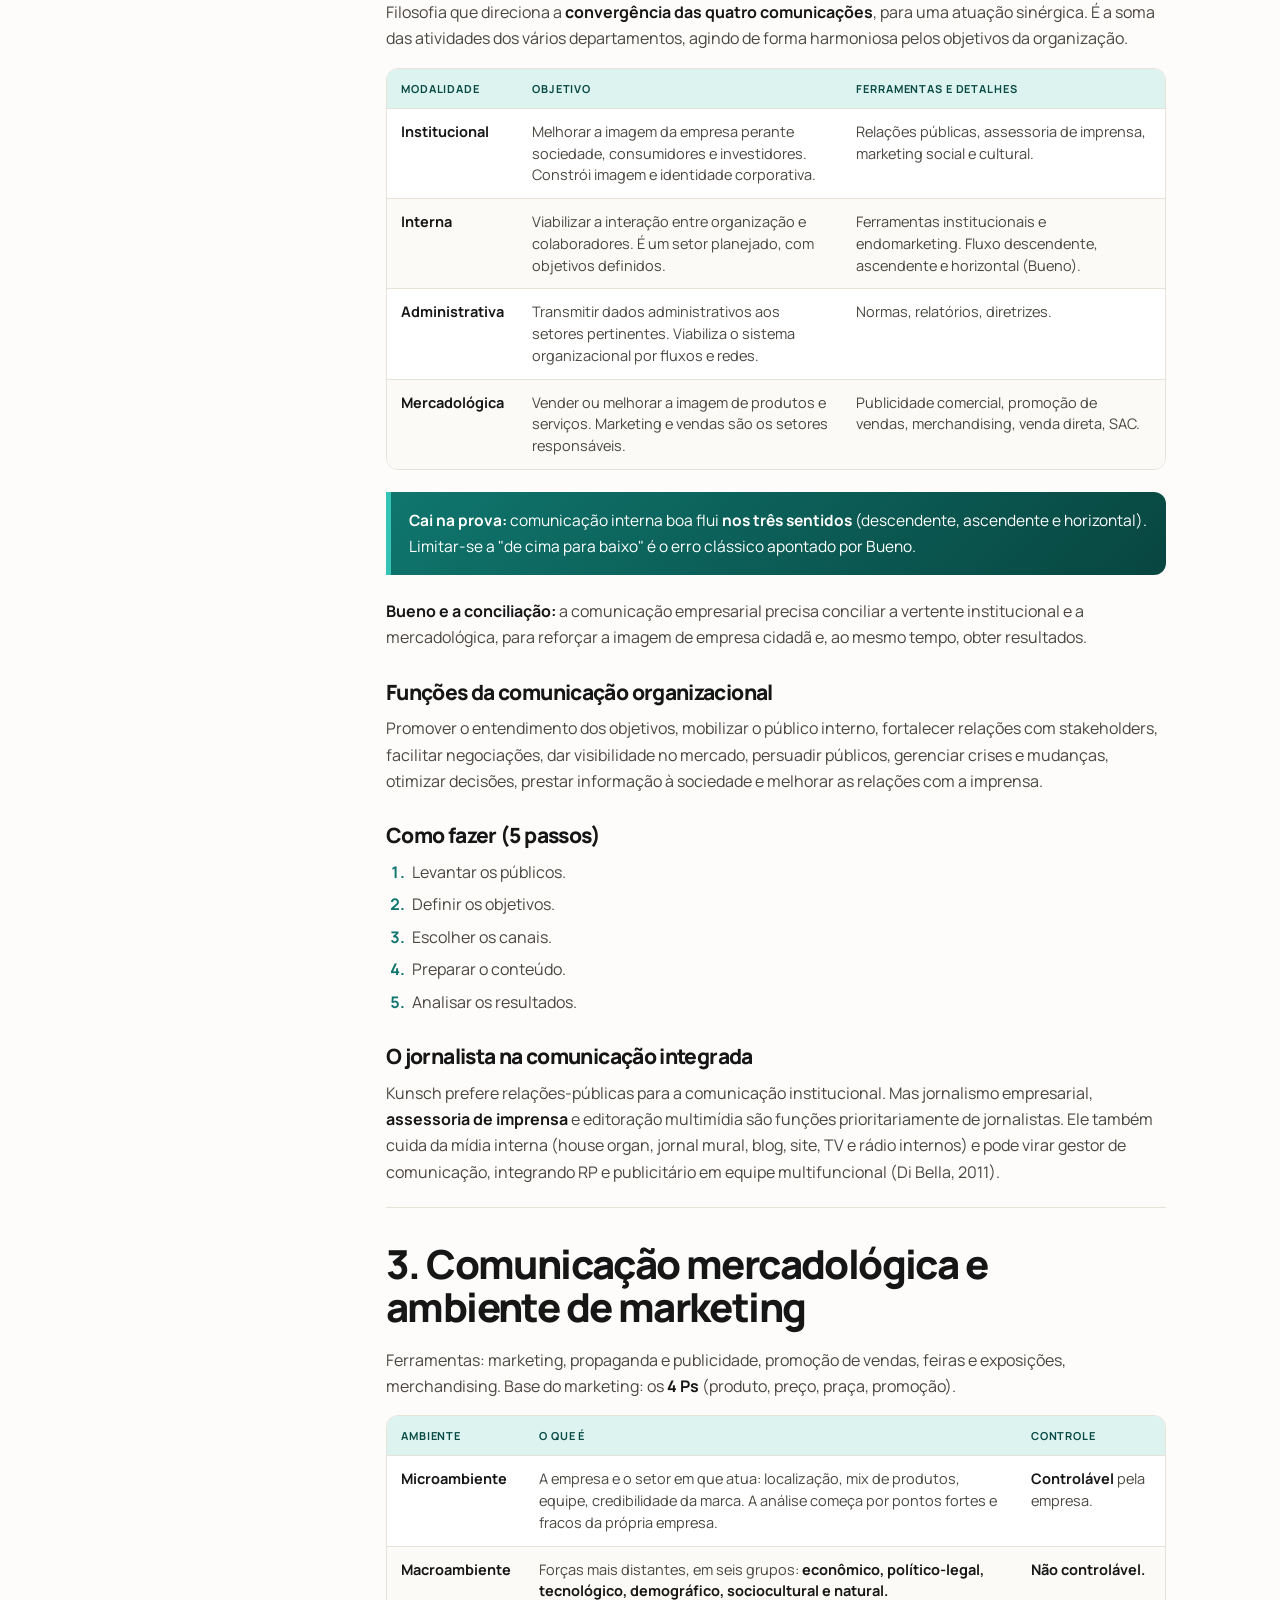
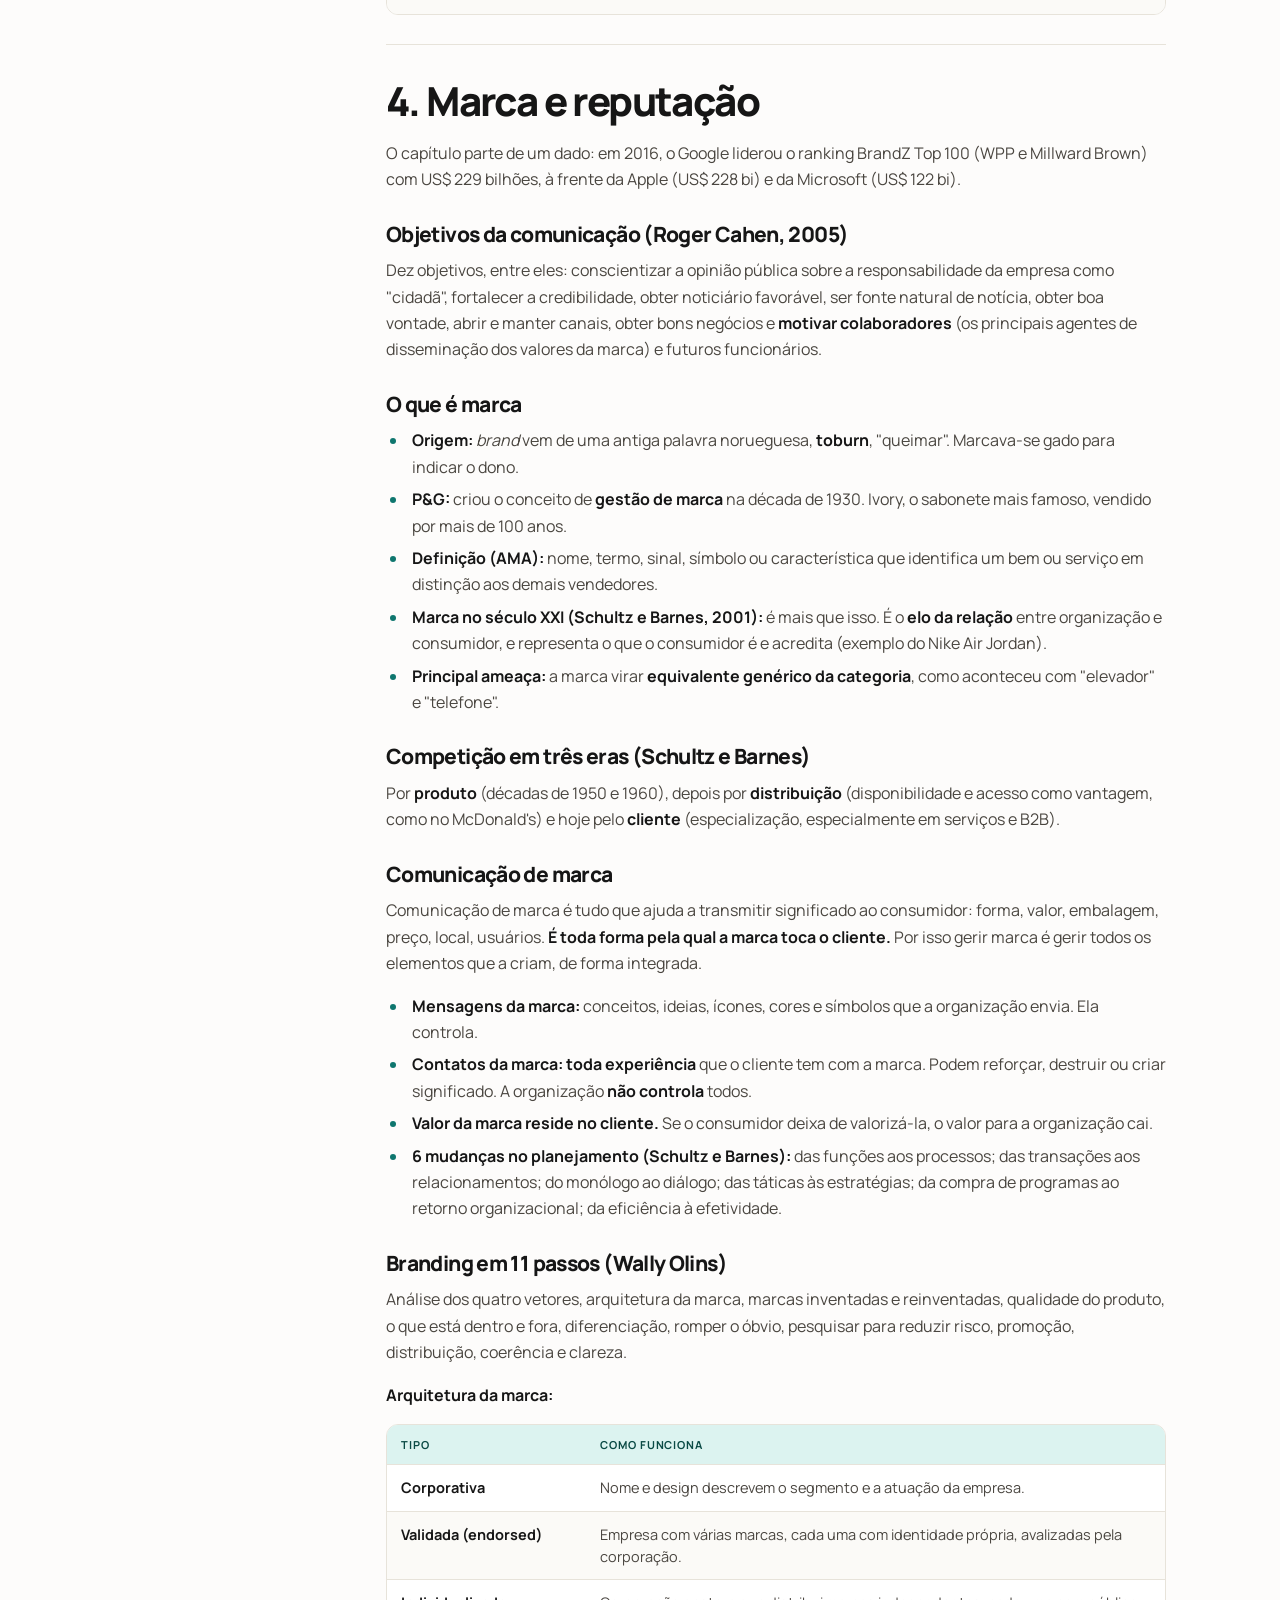
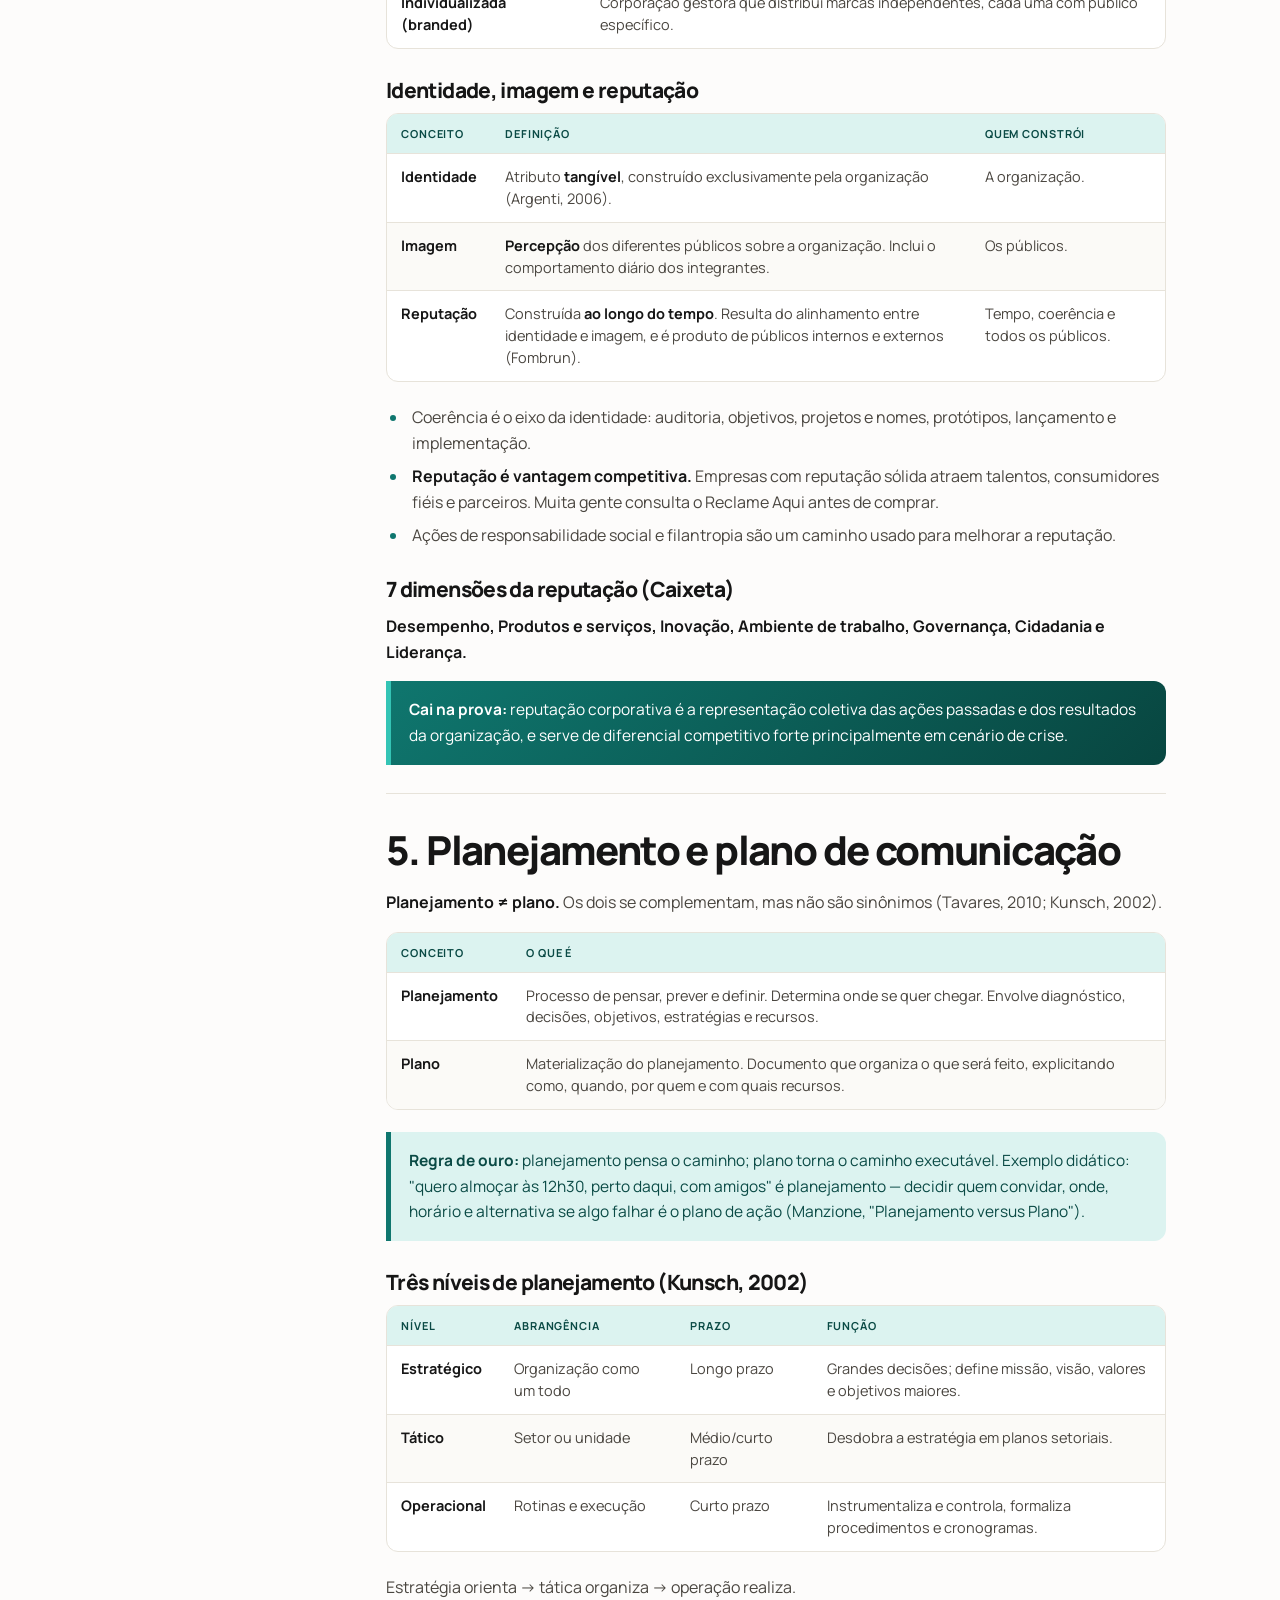
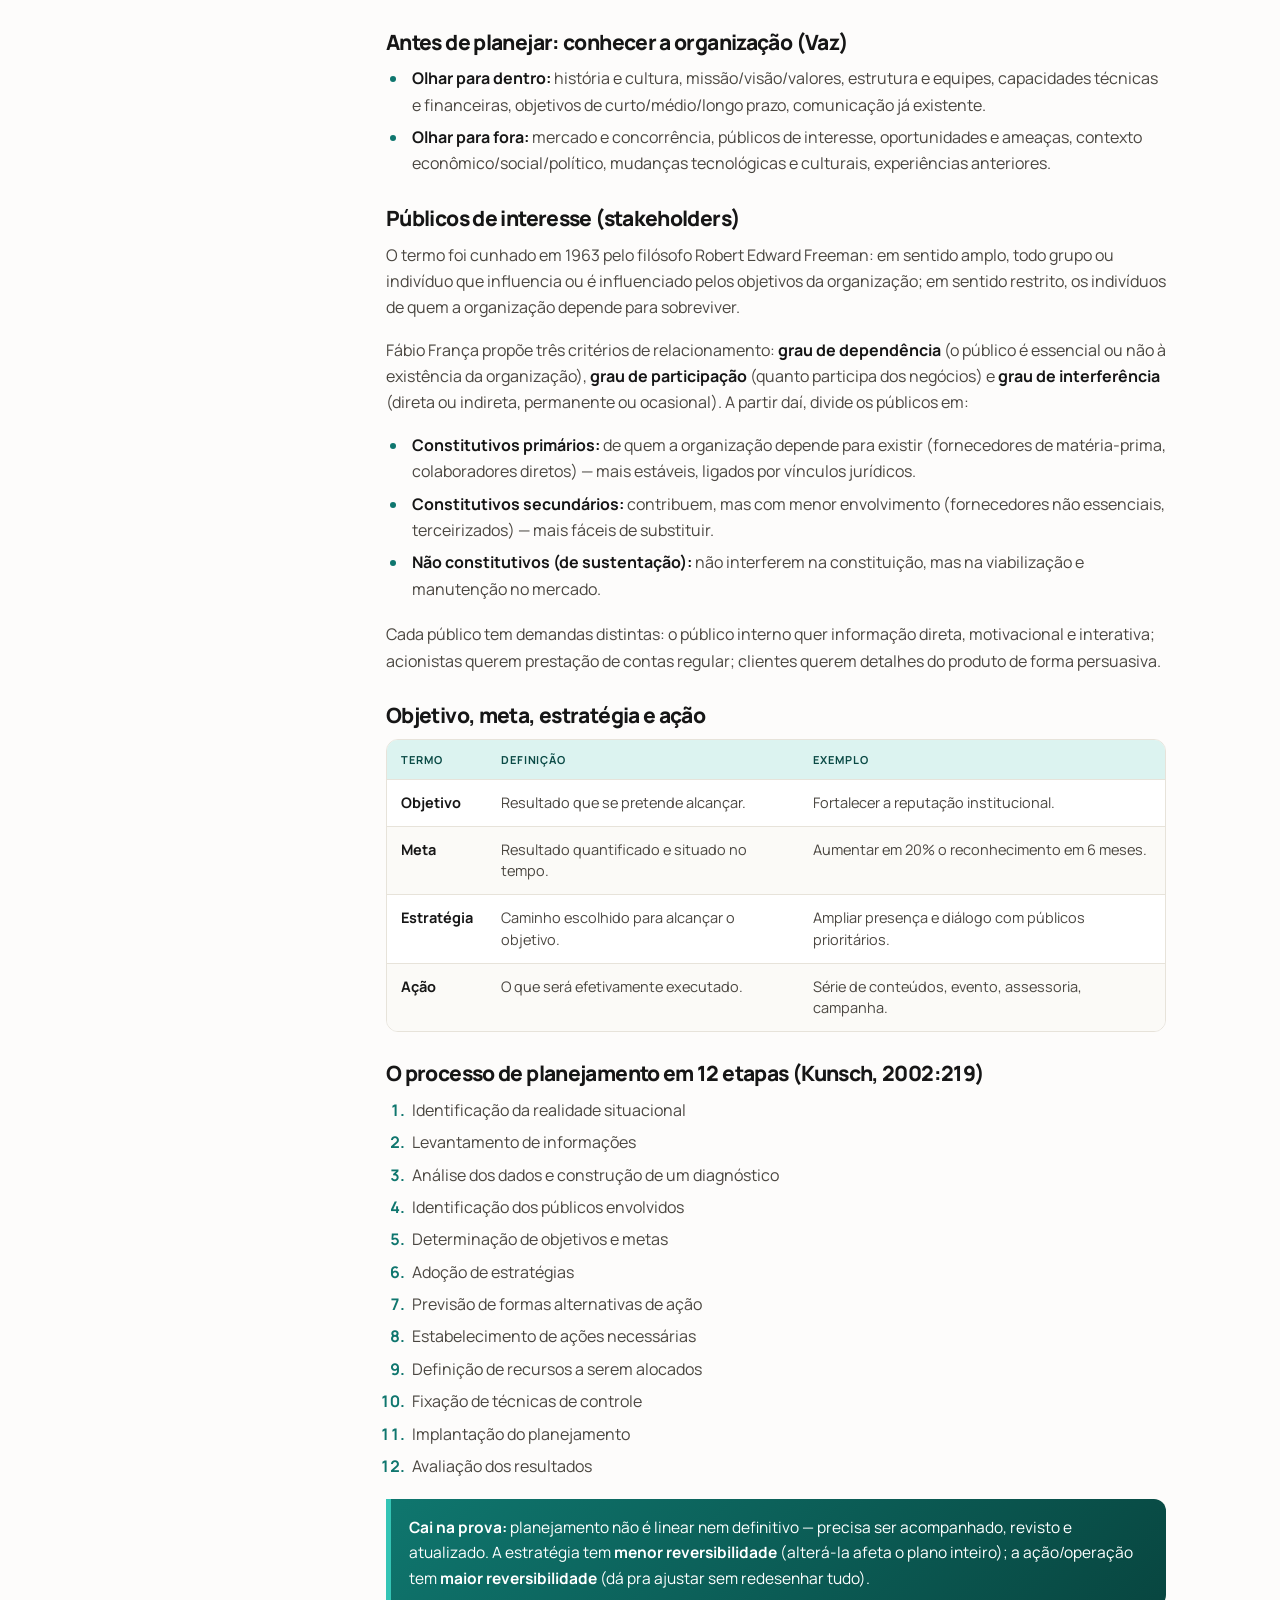
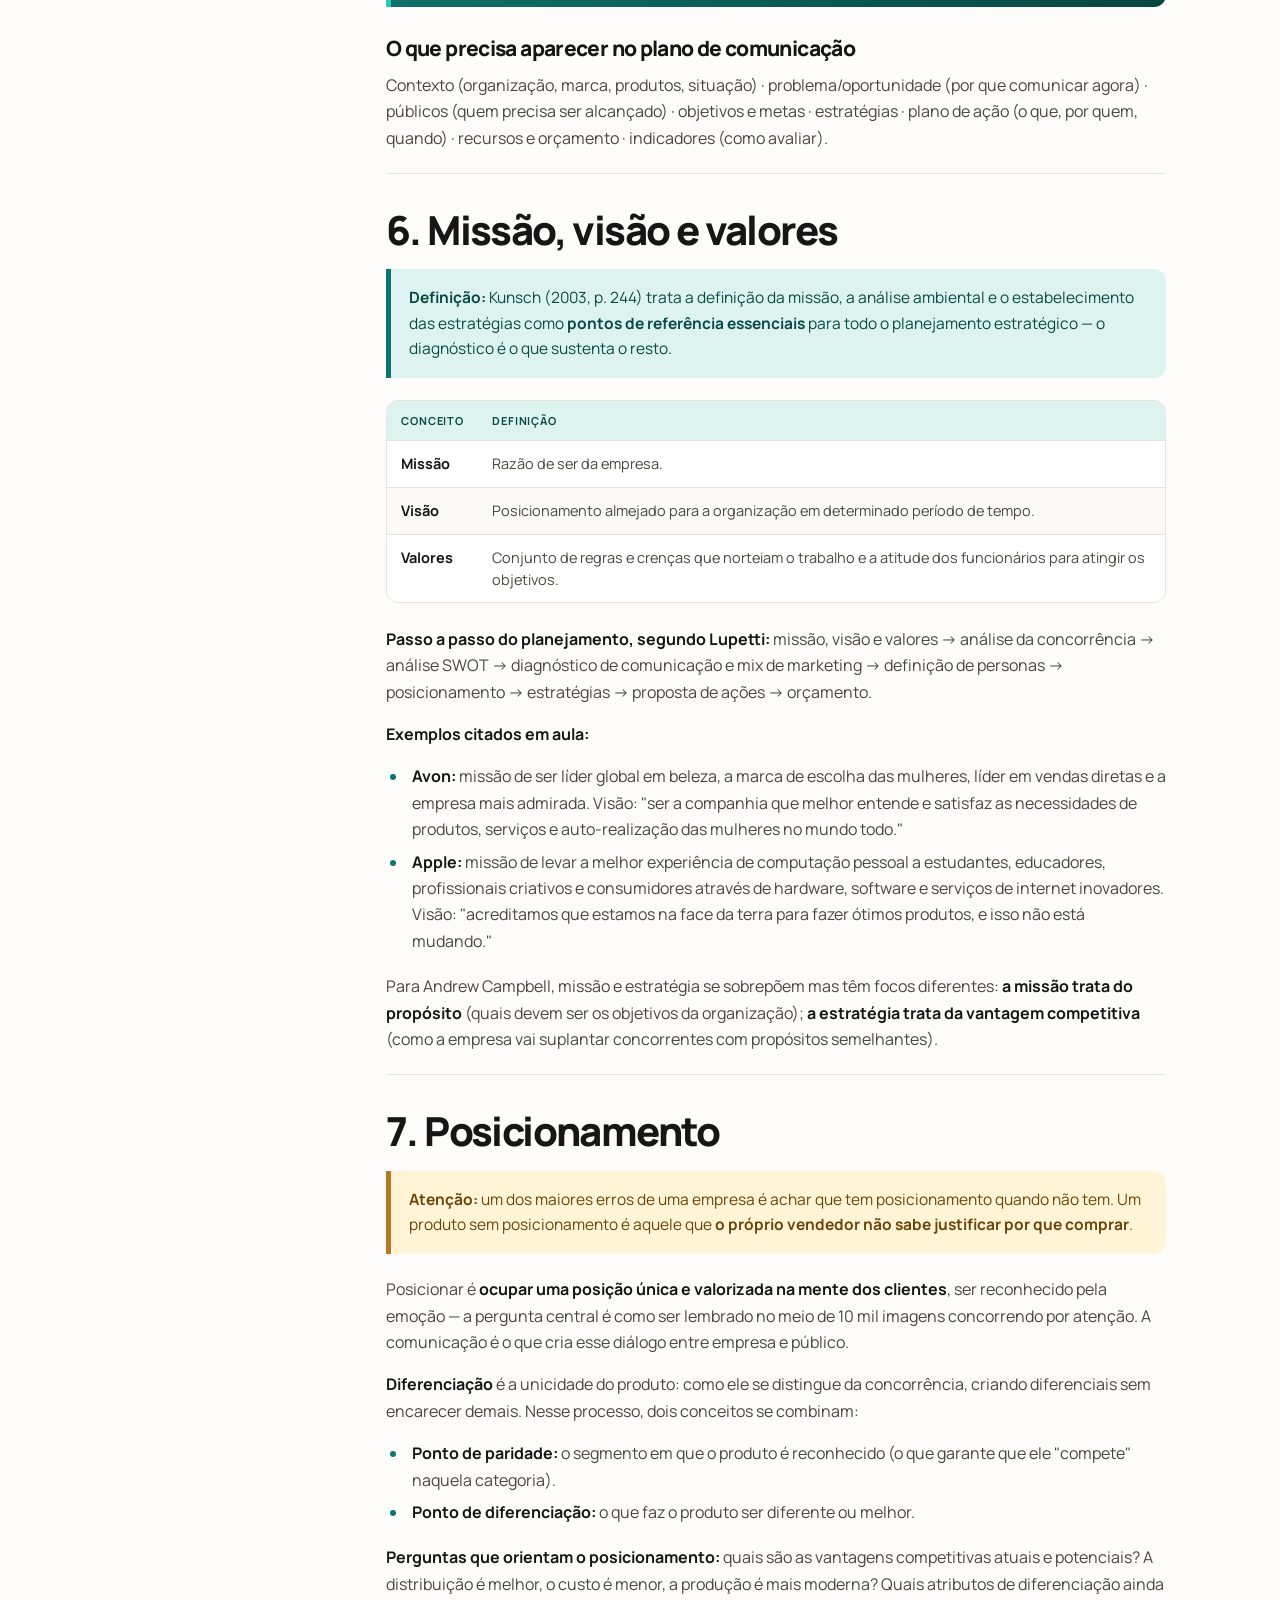
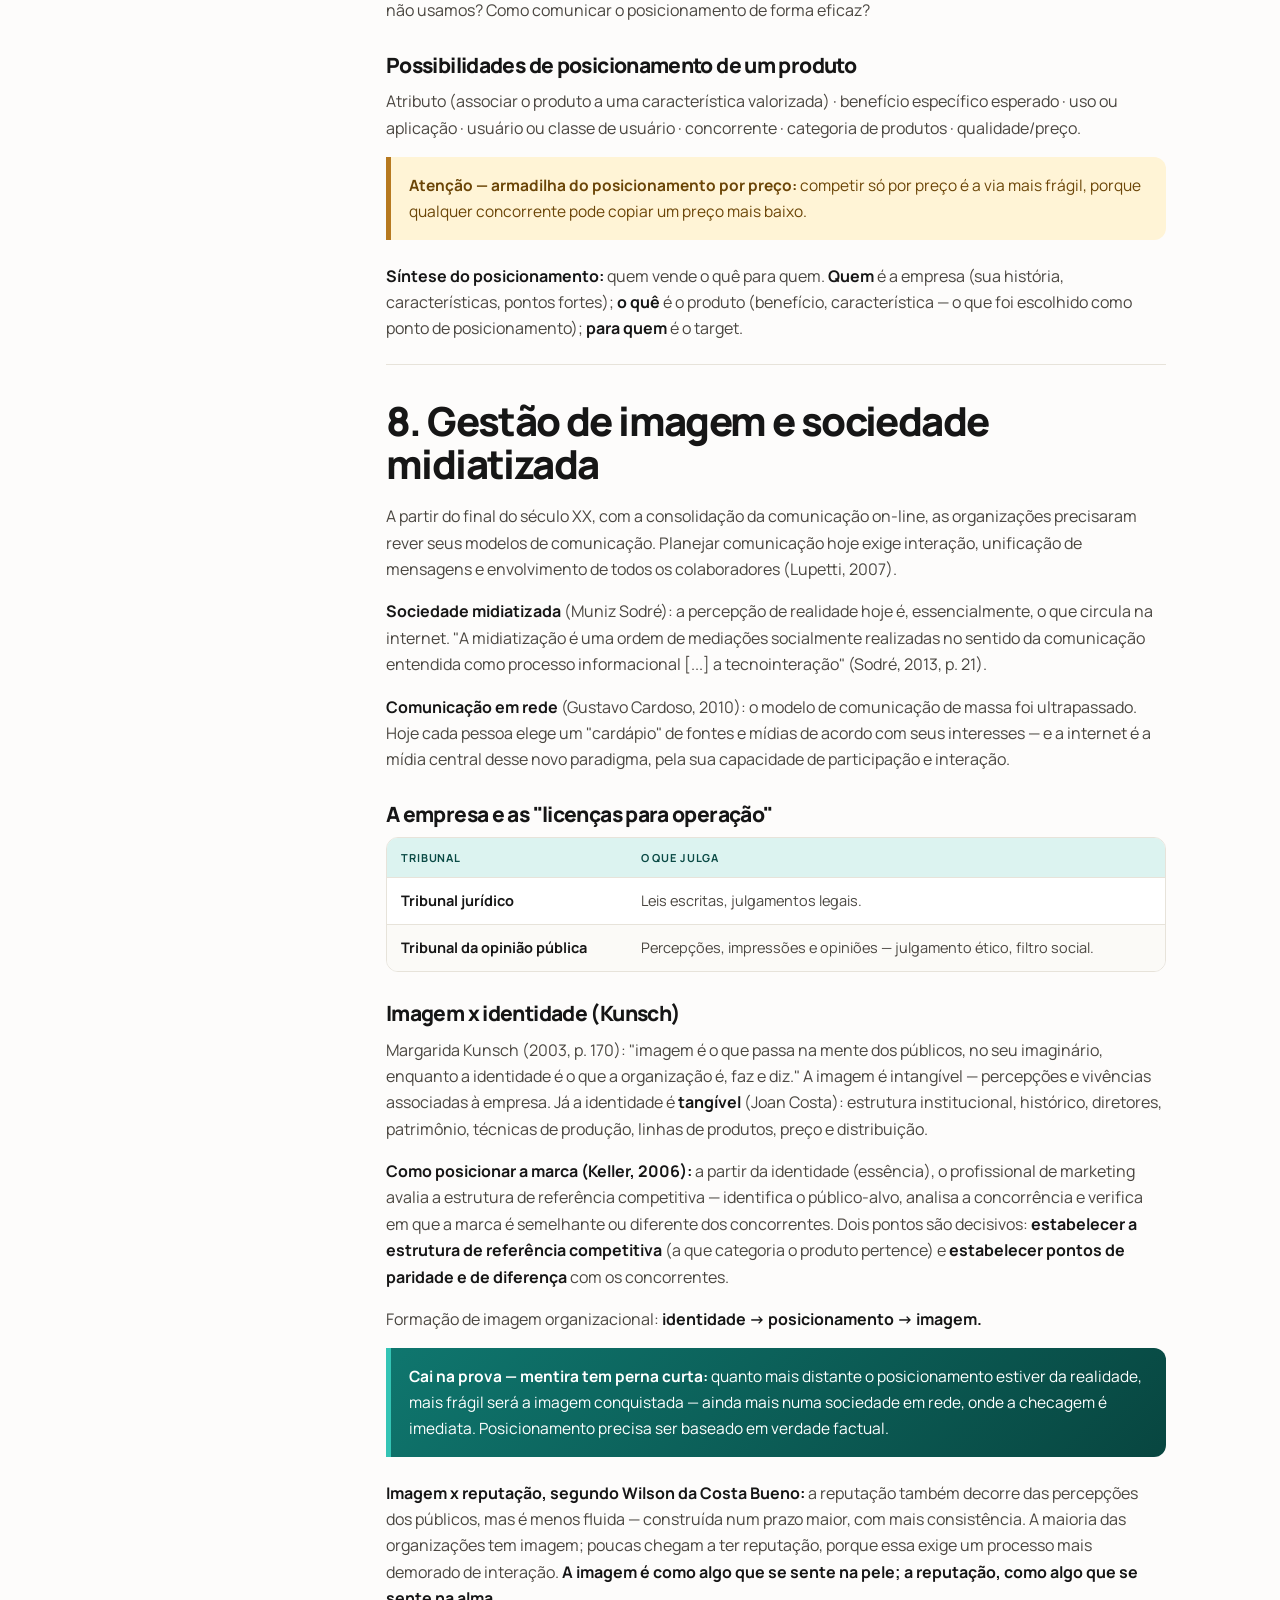
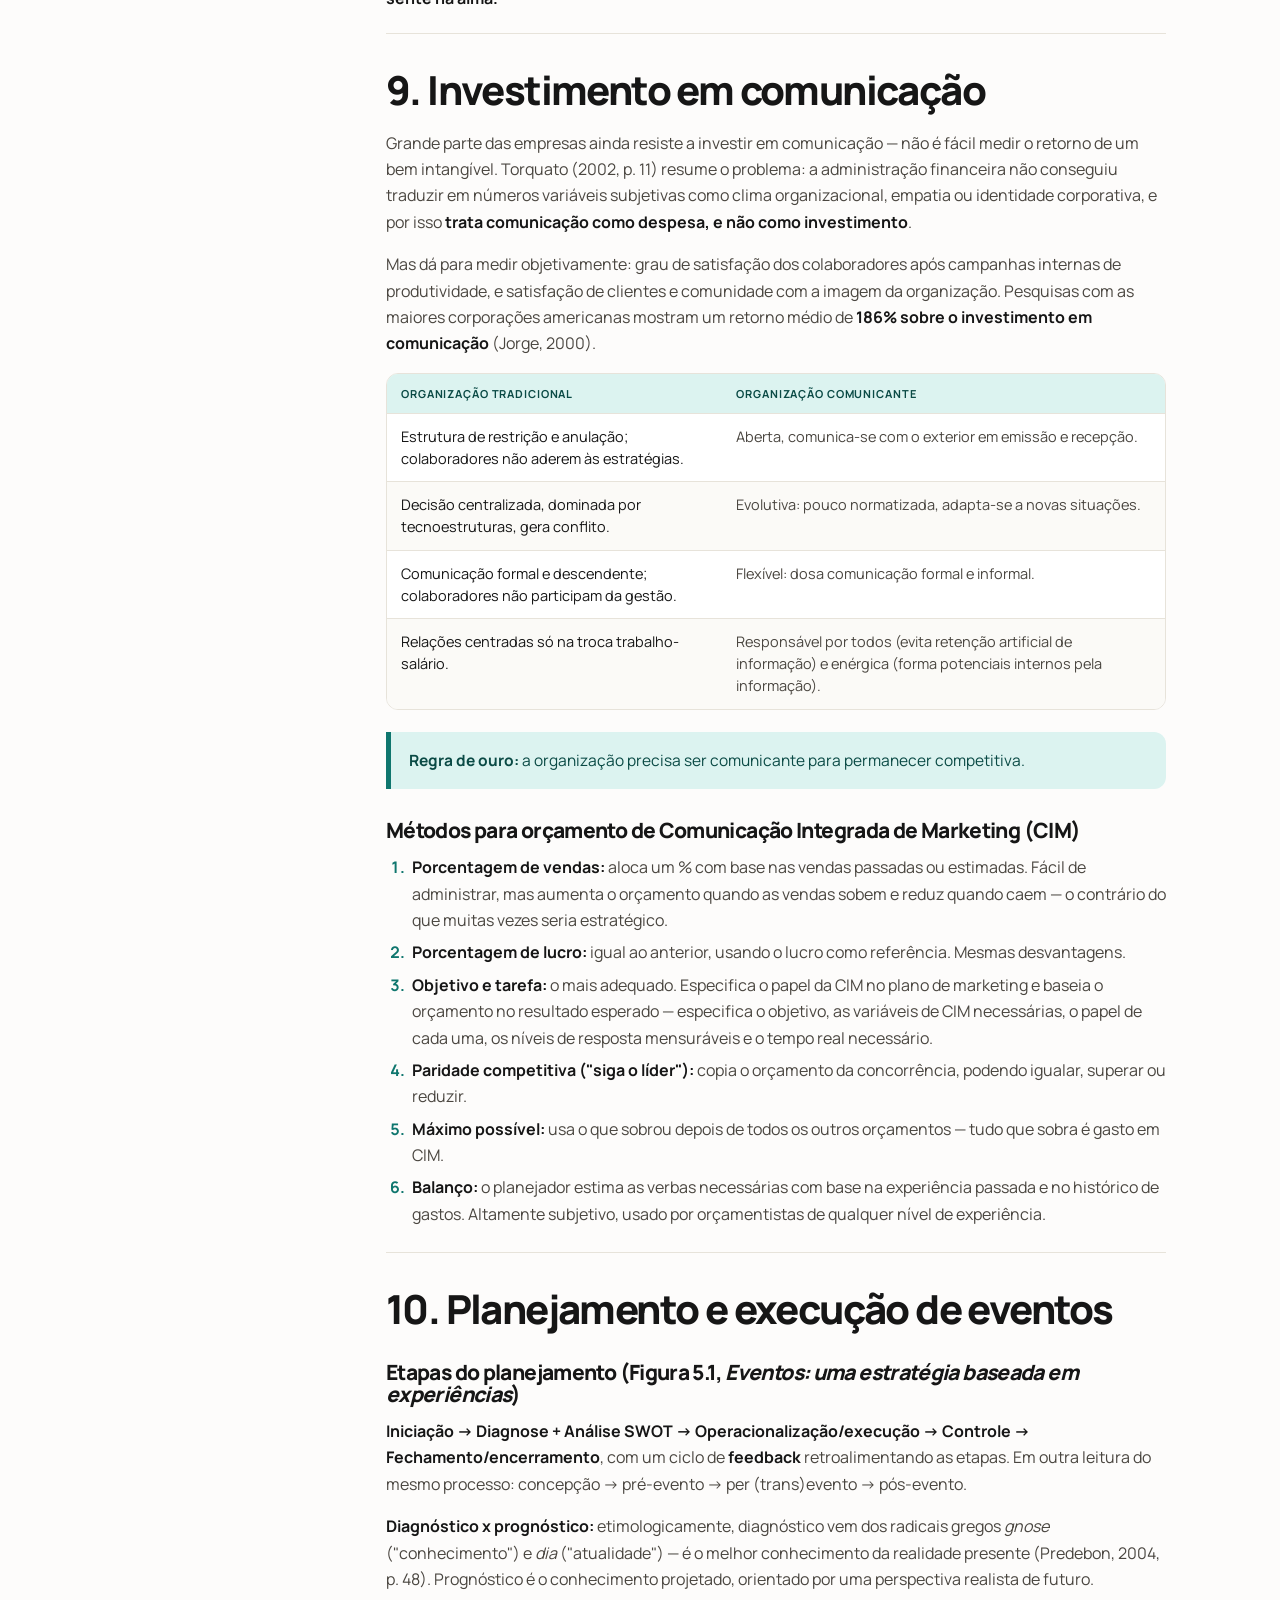
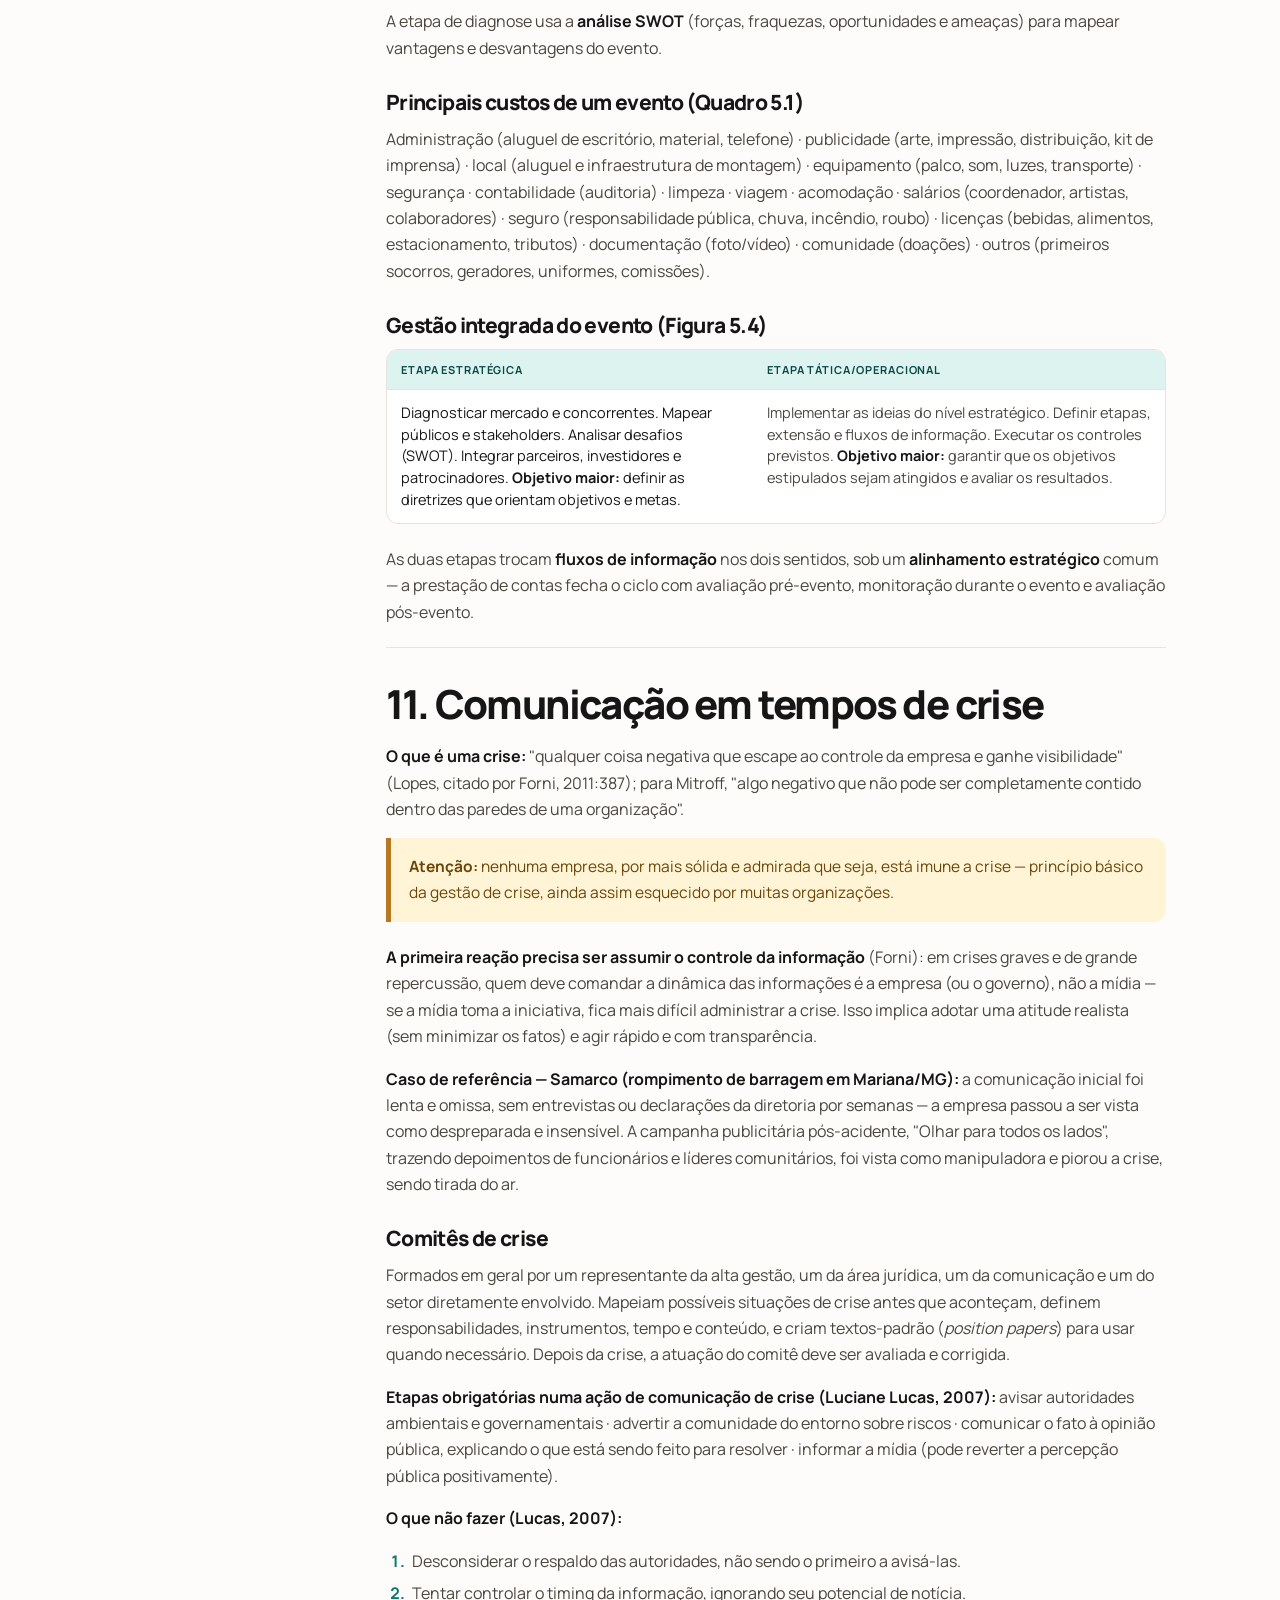
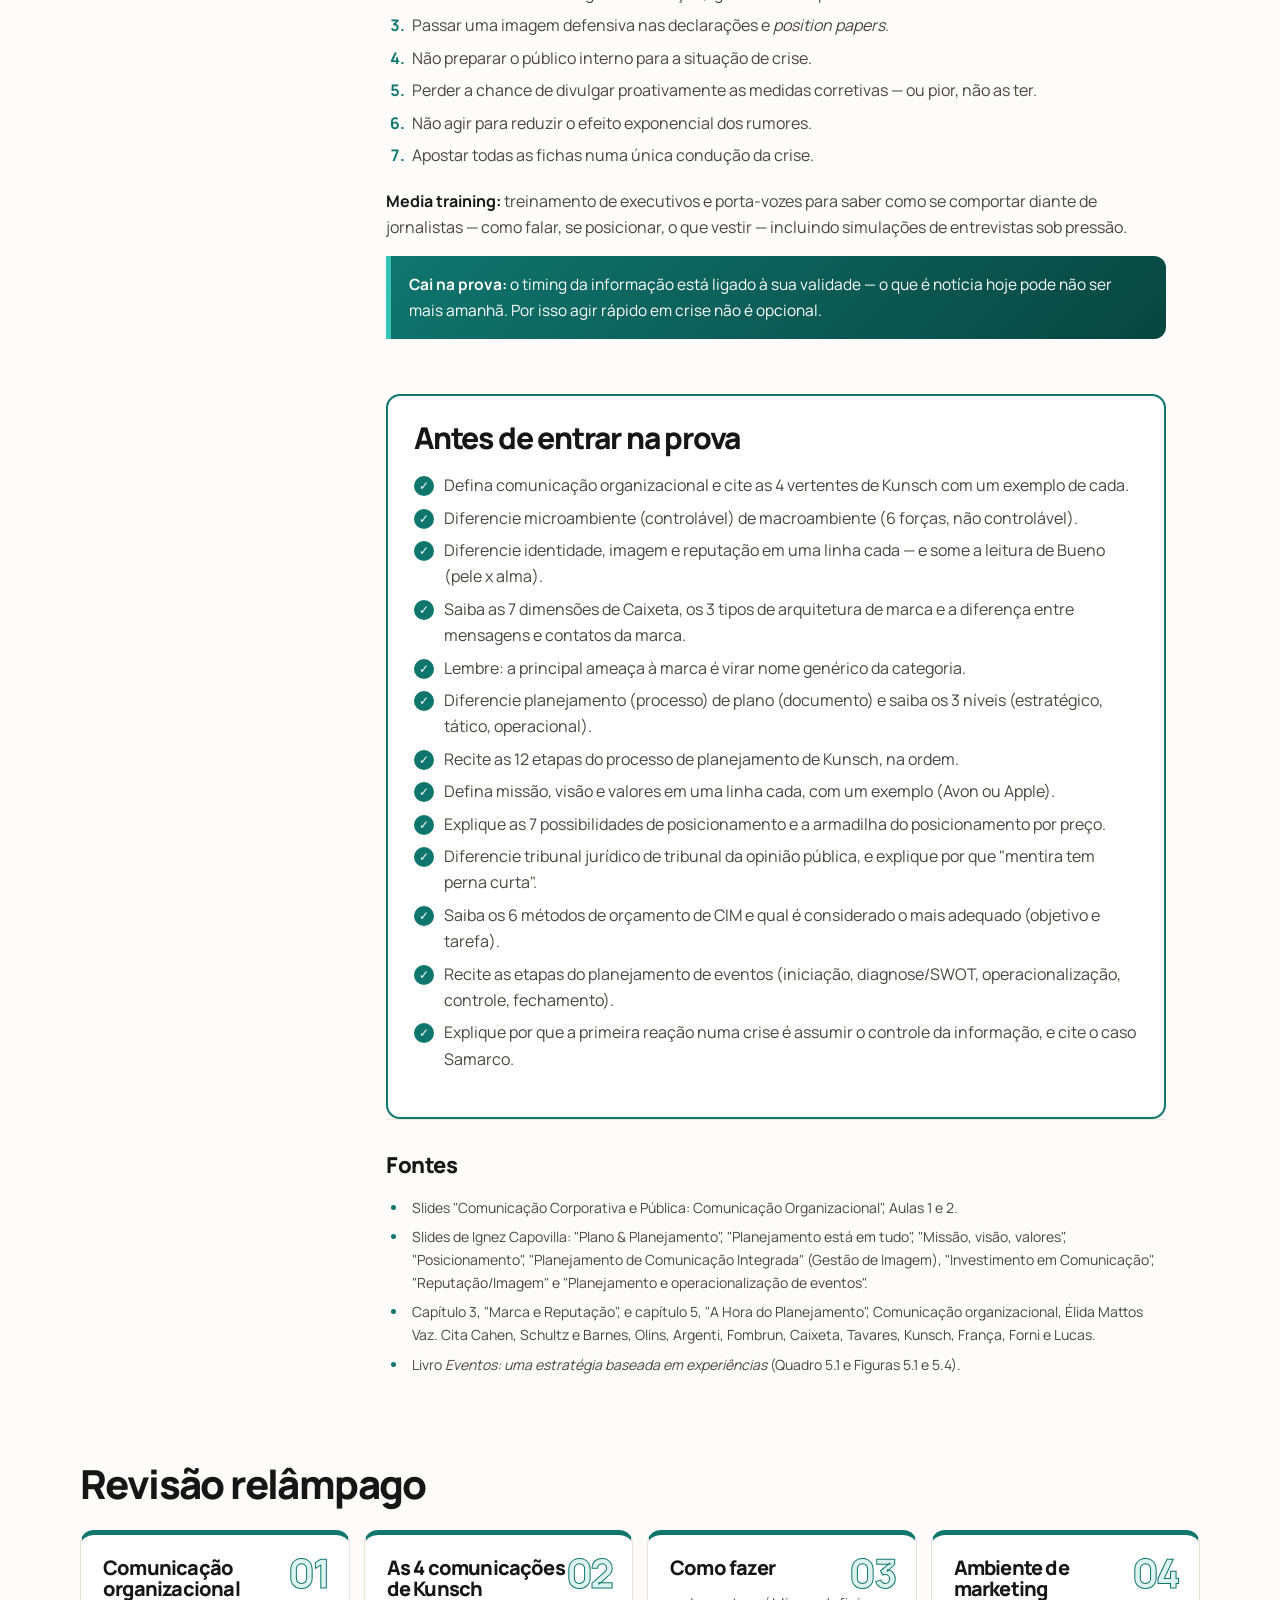
<file: docs/planejamento-comunicacao-integrada.html>
<!doctype html>
<html lang="pt-BR">
<head>
<meta charset="utf-8">
<meta name="viewport" content="width=device-width, initial-scale=1">
<meta name="description" content="Planejamento, marca, posicionamento, imagem, reputação, investimento, eventos e crise.">
<meta name="theme-color" content="#0d0b11">
<title>Planejamento e Estratégias de Comunicação Integrada · Semana de Provas</title>
<link rel="icon" href="data:image/svg+xml,%3Csvg xmlns='http://www.w3.org/2000/svg' viewBox='0 0 24 24'%3E%3Cpath fill='%23e85d9e' d='M12 3L1 9l11 6l9-4.91V17h2V9M5 13.18v4L12 21l7-3.82v-4L12 17z'/%3E%3C/svg%3E">
<link rel="preconnect" href="https://fonts.googleapis.com"><link rel="preconnect" href="https://fonts.gstatic.com" crossorigin><link href="https://fonts.googleapis.com/css2?family=Manrope:wght@400;500;600;700;800&display=swap" rel="stylesheet">
<link rel="stylesheet" href="style.css?v=cdbc5a06">
<script src="app.js?v=583c9f27" defer></script>
</head>
<body class="page-light accent-teal">
<a class="skip" href="#conteudo">Pular para o conteúdo</a>
<header class="topbar"><div class="wrap topbar-in"><a class="brand" href="index.html" aria-label="Início">P4N<span>.</span></a><nav class="toplinks" aria-label="Seções"><a href="#resumo">Resumo</a><a href="#revisao">Revisão</a><a href="quiz-planejamento.html">Quiz</a></nav><a class="top-cta" href="https://drive.google.com/drive/folders/1ZEse542tBFMzU_K1Bm_n62pYWgQAYsZ6" target="_blank" rel="noreferrer">Enviar resumo</a></div></header>
<header class="hero hero-sub"><div class="wrap hero-in"><p class="eyebrow">Matéria 03</p><h1>Planejamento<br><em>integrado.</em></h1><p class="lede">Planejamento, marca, posicionamento, imagem, reputação, investimento, eventos e crise.</p><div class="hero-actions"><a class="button big" href="#resumo">Ler o resumo</a><a class="button big ghost" href="quiz-planejamento.html">Fazer o quiz</a></div></div></header>
<main id="conteudo"><div class="wrap subject-layout" id="resumo"><aside class="toc"><details open><summary>Nesta página</summary><ol><li><a href="#comunicacao-organizacional">Comunicação organizacional</a></li><li><a href="#comunicacao-organizacional-integrada-kunsch">Comunicação organizacional integrada (Kunsch)</a></li><li><a href="#comunicacao-mercadologica-e-ambiente-de-marketing">Comunicação mercadológica e ambiente de marketing</a></li><li><a href="#marca-e-reputacao">Marca e reputação</a></li><li><a href="#planejamento-e-plano-de-comunicacao">Planejamento e plano de comunicação</a></li><li><a href="#missao-visao-e-valores">Missão, visão e valores</a></li><li><a href="#posicionamento">Posicionamento</a></li><li><a href="#gestao-de-imagem-e-sociedade-midiatizada">Gestão de imagem e sociedade midiatizada</a></li><li><a href="#investimento-em-comunicacao">Investimento em comunicação</a></li><li><a href="#planejamento-e-execucao-de-eventos">Planejamento e execução de eventos</a></li><li><a href="#comunicacao-em-tempos-de-crise">Comunicação em tempos de crise</a></li><li><a href="#antes-de-entrar-na-prova">Antes de entrar na prova</a></li><li><a href="#revisao">Revisão relâmpago</a></li></ol></details></aside><article class="resumo"><div class="resumo-lead"><p>Slides "Comunicação Organizacional" (Aulas 1 e 2), slides de Ignez Capovilla (Planejamento, Missão/Visão/Valores, Posicionamento, Gestão de Imagem, Investimento em Comunicação, Eventos) e os capítulos 3 "Marca e Reputação" e 5 "A Hora do Planejamento", de Élida Mattos Vaz (Comunicação organizacional).</p></div><section class="sec" id="comunicacao-organizacional"><h2>1. Comunicação organizacional</h2><p><strong>É o somatório de todas as atividades de comunicação da organização.</strong> É multidisciplinar (relações públicas, jornalismo, lobby, propaganda, promoções, pesquisa e marketing) e tem sempre como referência o <strong>planejamento estratégico</strong> da organização.</p><ul><li><strong>Kunsch (2003):</strong> disciplina que estuda como o fenômeno comunicacional se processa dentro das organizações e entre elas e seus públicos.</li><li><strong>Torquato (2010) divide em 4 tipos:</strong></li></ul><div class="table-wrap"><table><thead><tr><th>Tipo</th><th>O que é</th></tr></thead><tbody><tr><td data-label="Tipo"><strong>Comunicação social</strong></td><td data-label="O que é">Jornalismo, relações públicas, publicidade, editoração e marketing. Subdivide-se em interna e externa.</td></tr><tr><td data-label="Tipo"><strong>Sistemas de informação</strong></td><td data-label="O que é">Informações armazenadas em bancos de dados.</td></tr><tr><td data-label="Tipo"><strong>Comunicação cultural</strong></td><td data-label="O que é">Clima interno: ideias, valores e costumes do dia a dia.</td></tr><tr><td data-label="Tipo"><strong>Comunicação administrativa</strong></td><td data-label="O que é">Normas, cartas, portarias, memorandos, políticas internas. É o suporte informacional-normativo.</td></tr></tbody></table></div><h3>Stakeholders</h3><p>Público com relação especial com a organização, porque suas decisões interferem diretamente no dia a dia. Grupos possíveis: patrocinadores (acionistas, investidores), mercado do produto (clientes, concorrentes, canais), internos (equipe, executivos, terceirizados), externos (governo, agências reguladoras, sindicatos, mídia, comunidade) e fornecedores.</p></section><section class="sec" id="comunicacao-organizacional-integrada-kunsch"><h2>2. Comunicação organizacional integrada (Kunsch)</h2><p>Filosofia que direciona a <strong>convergência das quatro comunicações</strong>, para uma atuação sinérgica. É a soma das atividades dos vários departamentos, agindo de forma harmoniosa pelos objetivos da organização.</p><div class="table-wrap"><table><thead><tr><th>Modalidade</th><th>Objetivo</th><th>Ferramentas e detalhes</th></tr></thead><tbody><tr><td data-label="Modalidade"><strong>Institucional</strong></td><td data-label="Objetivo">Melhorar a imagem da empresa perante sociedade, consumidores e investidores. Constrói imagem e identidade corporativa.</td><td data-label="Ferramentas e detalhes">Relações públicas, assessoria de imprensa, marketing social e cultural.</td></tr><tr><td data-label="Modalidade"><strong>Interna</strong></td><td data-label="Objetivo">Viabilizar a interação entre organização e colaboradores. É um setor planejado, com objetivos definidos.</td><td data-label="Ferramentas e detalhes">Ferramentas institucionais e endomarketing. Fluxo descendente, ascendente e horizontal (Bueno).</td></tr><tr><td data-label="Modalidade"><strong>Administrativa</strong></td><td data-label="Objetivo">Transmitir dados administrativos aos setores pertinentes. Viabiliza o sistema organizacional por fluxos e redes.</td><td data-label="Ferramentas e detalhes">Normas, relatórios, diretrizes.</td></tr><tr><td data-label="Modalidade"><strong>Mercadológica</strong></td><td data-label="Objetivo">Vender ou melhorar a imagem de produtos e serviços. Marketing e vendas são os setores responsáveis.</td><td data-label="Ferramentas e detalhes">Publicidade comercial, promoção de vendas, merchandising, venda direta, SAC.</td></tr></tbody></table></div><aside class="callout callout-exam"><p><strong>Cai na prova:</strong> comunicação interna boa flui <strong>nos três sentidos</strong> (descendente, ascendente e horizontal). Limitar-se a "de cima para baixo" é o erro clássico apontado por Bueno.</p></aside><p><strong>Bueno e a conciliação:</strong> a comunicação empresarial precisa conciliar a vertente institucional e a mercadológica, para reforçar a imagem de empresa cidadã e, ao mesmo tempo, obter resultados.</p><h3>Funções da comunicação organizacional</h3><p>Promover o entendimento dos objetivos, mobilizar o público interno, fortalecer relações com stakeholders, facilitar negociações, dar visibilidade no mercado, persuadir públicos, gerenciar crises e mudanças, otimizar decisões, prestar informação à sociedade e melhorar as relações com a imprensa.</p><h3>Como fazer (5 passos)</h3><ol><li>Levantar os públicos.</li><li>Definir os objetivos.</li><li>Escolher os canais.</li><li>Preparar o conteúdo.</li><li>Analisar os resultados.</li></ol><h3>O jornalista na comunicação integrada</h3><p>Kunsch prefere relações-públicas para a comunicação institucional. Mas jornalismo empresarial, <strong>assessoria de imprensa</strong> e editoração multimídia são funções prioritariamente de jornalistas. Ele também cuida da mídia interna (house organ, jornal mural, blog, site, TV e rádio internos) e pode virar gestor de comunicação, integrando RP e publicitário em equipe multifuncional (Di Bella, 2011).</p></section><section class="sec" id="comunicacao-mercadologica-e-ambiente-de-marketing"><h2>3. Comunicação mercadológica e ambiente de marketing</h2><p>Ferramentas: marketing, propaganda e publicidade, promoção de vendas, feiras e exposições, merchandising. Base do marketing: os <strong>4 Ps</strong> (produto, preço, praça, promoção).</p><div class="table-wrap"><table><thead><tr><th>Ambiente</th><th>O que é</th><th>Controle</th></tr></thead><tbody><tr><td data-label="Ambiente"><strong>Microambiente</strong></td><td data-label="O que é">A empresa e o setor em que atua: localização, mix de produtos, equipe, credibilidade da marca. A análise começa por pontos fortes e fracos da própria empresa.</td><td data-label="Controle"><strong>Controlável</strong> pela empresa.</td></tr><tr><td data-label="Ambiente"><strong>Macroambiente</strong></td><td data-label="O que é">Forças mais distantes, em seis grupos: <strong>econômico, político-legal, tecnológico, demográfico, sociocultural e natural.</strong></td><td data-label="Controle"><strong>Não controlável.</strong></td></tr></tbody></table></div></section><section class="sec" id="marca-e-reputacao"><h2>4. Marca e reputação</h2><p>O capítulo parte de um dado: em 2016, o Google liderou o ranking BrandZ Top 100 (WPP e Millward Brown) com US$ 229 bilhões, à frente da Apple (US$ 228 bi) e da Microsoft (US$ 122 bi).</p><h3>Objetivos da comunicação (Roger Cahen, 2005)</h3><p>Dez objetivos, entre eles: conscientizar a opinião pública sobre a responsabilidade da empresa como "cidadã", fortalecer a credibilidade, obter noticiário favorável, ser fonte natural de notícia, obter boa vontade, abrir e manter canais, obter bons negócios e <strong>motivar colaboradores</strong> (os principais agentes de disseminação dos valores da marca) e futuros funcionários.</p><h3>O que é marca</h3><ul><li><strong>Origem:</strong> <em>brand</em> vem de uma antiga palavra norueguesa, <strong>toburn</strong>, "queimar". Marcava-se gado para indicar o dono.</li><li><strong>P&amp;G:</strong> criou o conceito de <strong>gestão de marca</strong> na década de 1930. Ivory, o sabonete mais famoso, vendido por mais de 100 anos.</li><li><strong>Definição (AMA):</strong> nome, termo, sinal, símbolo ou característica que identifica um bem ou serviço em distinção aos demais vendedores.</li><li><strong>Marca no século XXI (Schultz e Barnes, 2001):</strong> é mais que isso. É o <strong>elo da relação</strong> entre organização e consumidor, e representa o que o consumidor é e acredita (exemplo do Nike Air Jordan).</li><li><strong>Principal ameaça:</strong> a marca virar <strong>equivalente genérico da categoria</strong>, como aconteceu com "elevador" e "telefone".</li></ul><h3>Competição em três eras (Schultz e Barnes)</h3><p>Por <strong>produto</strong> (décadas de 1950 e 1960), depois por <strong>distribuição</strong> (disponibilidade e acesso como vantagem, como no McDonald's) e hoje pelo <strong>cliente</strong> (especialização, especialmente em serviços e B2B).</p><h3>Comunicação de marca</h3><p>Comunicação de marca é tudo que ajuda a transmitir significado ao consumidor: forma, valor, embalagem, preço, local, usuários. <strong>É toda forma pela qual a marca toca o cliente.</strong> Por isso gerir marca é gerir todos os elementos que a criam, de forma integrada.</p><ul><li><strong>Mensagens da marca:</strong> conceitos, ideias, ícones, cores e símbolos que a organização envia. Ela controla.</li><li><strong>Contatos da marca:</strong> <strong>toda experiência</strong> que o cliente tem com a marca. Podem reforçar, destruir ou criar significado. A organização <strong>não controla</strong> todos.</li><li><strong>Valor da marca reside no cliente.</strong> Se o consumidor deixa de valorizá-la, o valor para a organização cai.</li><li><strong>6 mudanças no planejamento (Schultz e Barnes):</strong> das funções aos processos; das transações aos relacionamentos; do monólogo ao diálogo; das táticas às estratégias; da compra de programas ao retorno organizacional; da eficiência à efetividade.</li></ul><h3>Branding em 11 passos (Wally Olins)</h3><p>Análise dos quatro vetores, arquitetura da marca, marcas inventadas e reinventadas, qualidade do produto, o que está dentro e fora, diferenciação, romper o óbvio, pesquisar para reduzir risco, promoção, distribuição, coerência e clareza.</p><p><strong>Arquitetura da marca:</strong></p><div class="table-wrap"><table><thead><tr><th>Tipo</th><th>Como funciona</th></tr></thead><tbody><tr><td data-label="Tipo"><strong>Corporativa</strong></td><td data-label="Como funciona">Nome e design descrevem o segmento e a atuação da empresa.</td></tr><tr><td data-label="Tipo"><strong>Validada (endorsed)</strong></td><td data-label="Como funciona">Empresa com várias marcas, cada uma com identidade própria, avalizadas pela corporação.</td></tr><tr><td data-label="Tipo"><strong>Individualizada (branded)</strong></td><td data-label="Como funciona">Corporação gestora que distribui marcas independentes, cada uma com público específico.</td></tr></tbody></table></div><h3>Identidade, imagem e reputação</h3><div class="table-wrap"><table><thead><tr><th>Conceito</th><th>Definição</th><th>Quem constrói</th></tr></thead><tbody><tr><td data-label="Conceito"><strong>Identidade</strong></td><td data-label="Definição">Atributo <strong>tangível</strong>, construído exclusivamente pela organização (Argenti, 2006).</td><td data-label="Quem constrói">A organização.</td></tr><tr><td data-label="Conceito"><strong>Imagem</strong></td><td data-label="Definição"><strong>Percepção</strong> dos diferentes públicos sobre a organização. Inclui o comportamento diário dos integrantes.</td><td data-label="Quem constrói">Os públicos.</td></tr><tr><td data-label="Conceito"><strong>Reputação</strong></td><td data-label="Definição">Construída <strong>ao longo do tempo</strong>. Resulta do alinhamento entre identidade e imagem, e é produto de públicos internos e externos (Fombrun).</td><td data-label="Quem constrói">Tempo, coerência e todos os públicos.</td></tr></tbody></table></div><ul><li>Coerência é o eixo da identidade: auditoria, objetivos, projetos e nomes, protótipos, lançamento e implementação.</li><li><strong>Reputação é vantagem competitiva.</strong> Empresas com reputação sólida atraem talentos, consumidores fiéis e parceiros. Muita gente consulta o Reclame Aqui antes de comprar.</li><li>Ações de responsabilidade social e filantropia são um caminho usado para melhorar a reputação.</li></ul><h3>7 dimensões da reputação (Caixeta)</h3><p><strong>Desempenho, Produtos e serviços, Inovação, Ambiente de trabalho, Governança, Cidadania e Liderança.</strong></p><aside class="callout callout-exam"><p><strong>Cai na prova:</strong> reputação corporativa é a representação coletiva das ações passadas e dos resultados da organização, e serve de diferencial competitivo forte principalmente em cenário de crise.</p></aside></section><section class="sec" id="planejamento-e-plano-de-comunicacao"><h2>5. Planejamento e plano de comunicação</h2><p><strong>Planejamento ≠ plano.</strong> Os dois se complementam, mas não são sinônimos (Tavares, 2010; Kunsch, 2002).</p><div class="table-wrap"><table><thead><tr><th>Conceito</th><th>O que é</th></tr></thead><tbody><tr><td data-label="Conceito"><strong>Planejamento</strong></td><td data-label="O que é">Processo de pensar, prever e definir. Determina onde se quer chegar. Envolve diagnóstico, decisões, objetivos, estratégias e recursos.</td></tr><tr><td data-label="Conceito"><strong>Plano</strong></td><td data-label="O que é">Materialização do planejamento. Documento que organiza o que será feito, explicitando como, quando, por quem e com quais recursos.</td></tr></tbody></table></div><aside class="callout callout-tip"><p><strong>Regra de ouro:</strong> planejamento pensa o caminho; plano torna o caminho executável. Exemplo didático: "quero almoçar às 12h30, perto daqui, com amigos" é planejamento — decidir quem convidar, onde, horário e alternativa se algo falhar é o plano de ação (Manzione, "Planejamento versus Plano").</p></aside><h3>Três níveis de planejamento (Kunsch, 2002)</h3><div class="table-wrap"><table><thead><tr><th>Nível</th><th>Abrangência</th><th>Prazo</th><th>Função</th></tr></thead><tbody><tr><td data-label="Nível"><strong>Estratégico</strong></td><td data-label="Abrangência">Organização como um todo</td><td data-label="Prazo">Longo prazo</td><td data-label="Função">Grandes decisões; define missão, visão, valores e objetivos maiores.</td></tr><tr><td data-label="Nível"><strong>Tático</strong></td><td data-label="Abrangência">Setor ou unidade</td><td data-label="Prazo">Médio/curto prazo</td><td data-label="Função">Desdobra a estratégia em planos setoriais.</td></tr><tr><td data-label="Nível"><strong>Operacional</strong></td><td data-label="Abrangência">Rotinas e execução</td><td data-label="Prazo">Curto prazo</td><td data-label="Função">Instrumentaliza e controla, formaliza procedimentos e cronogramas.</td></tr></tbody></table></div><p>Estratégia orienta → tática organiza → operação realiza.</p><h3>Antes de planejar: conhecer a organização (Vaz)</h3><ul><li><strong>Olhar para dentro:</strong> história e cultura, missão/visão/valores, estrutura e equipes, capacidades técnicas e financeiras, objetivos de curto/médio/longo prazo, comunicação já existente.</li><li><strong>Olhar para fora:</strong> mercado e concorrência, públicos de interesse, oportunidades e ameaças, contexto econômico/social/político, mudanças tecnológicas e culturais, experiências anteriores.</li></ul><h3>Públicos de interesse (stakeholders)</h3><p>O termo foi cunhado em 1963 pelo filósofo Robert Edward Freeman: em sentido amplo, todo grupo ou indivíduo que influencia ou é influenciado pelos objetivos da organização; em sentido restrito, os indivíduos de quem a organização depende para sobreviver.</p><p>Fábio França propõe três critérios de relacionamento: <strong>grau de dependência</strong> (o público é essencial ou não à existência da organização), <strong>grau de participação</strong> (quanto participa dos negócios) e <strong>grau de interferência</strong> (direta ou indireta, permanente ou ocasional). A partir daí, divide os públicos em:</p><ul><li><strong>Constitutivos primários:</strong> de quem a organização depende para existir (fornecedores de matéria-prima, colaboradores diretos) — mais estáveis, ligados por vínculos jurídicos.</li><li><strong>Constitutivos secundários:</strong> contribuem, mas com menor envolvimento (fornecedores não essenciais, terceirizados) — mais fáceis de substituir.</li><li><strong>Não constitutivos (de sustentação):</strong> não interferem na constituição, mas na viabilização e manutenção no mercado.</li></ul><p>Cada público tem demandas distintas: o público interno quer informação direta, motivacional e interativa; acionistas querem prestação de contas regular; clientes querem detalhes do produto de forma persuasiva.</p><h3>Objetivo, meta, estratégia e ação</h3><div class="table-wrap"><table><thead><tr><th>Termo</th><th>Definição</th><th>Exemplo</th></tr></thead><tbody><tr><td data-label="Termo"><strong>Objetivo</strong></td><td data-label="Definição">Resultado que se pretende alcançar.</td><td data-label="Exemplo">Fortalecer a reputação institucional.</td></tr><tr><td data-label="Termo"><strong>Meta</strong></td><td data-label="Definição">Resultado quantificado e situado no tempo.</td><td data-label="Exemplo">Aumentar em 20% o reconhecimento em 6 meses.</td></tr><tr><td data-label="Termo"><strong>Estratégia</strong></td><td data-label="Definição">Caminho escolhido para alcançar o objetivo.</td><td data-label="Exemplo">Ampliar presença e diálogo com públicos prioritários.</td></tr><tr><td data-label="Termo"><strong>Ação</strong></td><td data-label="Definição">O que será efetivamente executado.</td><td data-label="Exemplo">Série de conteúdos, evento, assessoria, campanha.</td></tr></tbody></table></div><h3>O processo de planejamento em 12 etapas (Kunsch, 2002:219)</h3><ol><li>Identificação da realidade situacional</li><li>Levantamento de informações</li><li>Análise dos dados e construção de um diagnóstico</li><li>Identificação dos públicos envolvidos</li><li>Determinação de objetivos e metas</li><li>Adoção de estratégias</li><li>Previsão de formas alternativas de ação</li><li>Estabelecimento de ações necessárias</li><li>Definição de recursos a serem alocados</li><li>Fixação de técnicas de controle</li><li>Implantação do planejamento</li><li>Avaliação dos resultados</li></ol><aside class="callout callout-exam"><p><strong>Cai na prova:</strong> planejamento não é linear nem definitivo — precisa ser acompanhado, revisto e atualizado. A estratégia tem <strong>menor reversibilidade</strong> (alterá-la afeta o plano inteiro); a ação/operação tem <strong>maior reversibilidade</strong> (dá pra ajustar sem redesenhar tudo).</p></aside><h3>O que precisa aparecer no plano de comunicação</h3><p>Contexto (organização, marca, produtos, situação) · problema/oportunidade (por que comunicar agora) · públicos (quem precisa ser alcançado) · objetivos e metas · estratégias · plano de ação (o que, por quem, quando) · recursos e orçamento · indicadores (como avaliar).</p></section><section class="sec" id="missao-visao-e-valores"><h2>6. Missão, visão e valores</h2><aside class="callout callout-def"><p><strong>Definição:</strong> Kunsch (2003, p. 244) trata a definição da missão, a análise ambiental e o estabelecimento das estratégias como <strong>pontos de referência essenciais</strong> para todo o planejamento estratégico — o diagnóstico é o que sustenta o resto.</p></aside><div class="table-wrap"><table><thead><tr><th>Conceito</th><th>Definição</th></tr></thead><tbody><tr><td data-label="Conceito"><strong>Missão</strong></td><td data-label="Definição">Razão de ser da empresa.</td></tr><tr><td data-label="Conceito"><strong>Visão</strong></td><td data-label="Definição">Posicionamento almejado para a organização em determinado período de tempo.</td></tr><tr><td data-label="Conceito"><strong>Valores</strong></td><td data-label="Definição">Conjunto de regras e crenças que norteiam o trabalho e a atitude dos funcionários para atingir os objetivos.</td></tr></tbody></table></div><p><strong>Passo a passo do planejamento, segundo Lupetti:</strong> missão, visão e valores → análise da concorrência → análise SWOT → diagnóstico de comunicação e mix de marketing → definição de personas → posicionamento → estratégias → proposta de ações → orçamento.</p><p><strong>Exemplos citados em aula:</strong></p><ul><li><strong>Avon:</strong> missão de ser líder global em beleza, a marca de escolha das mulheres, líder em vendas diretas e a empresa mais admirada. Visão: "ser a companhia que melhor entende e satisfaz as necessidades de produtos, serviços e auto-realização das mulheres no mundo todo."</li><li><strong>Apple:</strong> missão de levar a melhor experiência de computação pessoal a estudantes, educadores, profissionais criativos e consumidores através de hardware, software e serviços de internet inovadores. Visão: "acreditamos que estamos na face da terra para fazer ótimos produtos, e isso não está mudando."</li></ul><p>Para Andrew Campbell, missão e estratégia se sobrepõem mas têm focos diferentes: <strong>a missão trata do propósito</strong> (quais devem ser os objetivos da organização); <strong>a estratégia trata da vantagem competitiva</strong> (como a empresa vai suplantar concorrentes com propósitos semelhantes).</p></section><section class="sec" id="posicionamento"><h2>7. Posicionamento</h2><aside class="callout callout-warn"><p><strong>Atenção:</strong> um dos maiores erros de uma empresa é achar que tem posicionamento quando não tem. Um produto sem posicionamento é aquele que <strong>o próprio vendedor não sabe justificar por que comprar</strong>.</p></aside><p>Posicionar é <strong>ocupar uma posição única e valorizada na mente dos clientes</strong>, ser reconhecido pela emoção — a pergunta central é como ser lembrado no meio de 10 mil imagens concorrendo por atenção. A comunicação é o que cria esse diálogo entre empresa e público.</p><p><strong>Diferenciação</strong> é a unicidade do produto: como ele se distingue da concorrência, criando diferenciais sem encarecer demais. Nesse processo, dois conceitos se combinam:</p><ul><li><strong>Ponto de paridade:</strong> o segmento em que o produto é reconhecido (o que garante que ele "compete" naquela categoria).</li><li><strong>Ponto de diferenciação:</strong> o que faz o produto ser diferente ou melhor.</li></ul><p><strong>Perguntas que orientam o posicionamento:</strong> quais são as vantagens competitivas atuais e potenciais? A distribuição é melhor, o custo é menor, a produção é mais moderna? Quais atributos de diferenciação ainda não usamos? Como comunicar o posicionamento de forma eficaz?</p><h3>Possibilidades de posicionamento de um produto</h3><p>Atributo (associar o produto a uma característica valorizada) · benefício específico esperado · uso ou aplicação · usuário ou classe de usuário · concorrente · categoria de produtos · qualidade/preço.</p><aside class="callout callout-warn"><p><strong>Atenção — armadilha do posicionamento por preço:</strong> competir só por preço é a via mais frágil, porque qualquer concorrente pode copiar um preço mais baixo.</p></aside><p><strong>Síntese do posicionamento:</strong> quem vende o quê para quem. <strong>Quem</strong> é a empresa (sua história, características, pontos fortes); <strong>o quê</strong> é o produto (benefício, característica — o que foi escolhido como ponto de posicionamento); <strong>para quem</strong> é o target.</p></section><section class="sec" id="gestao-de-imagem-e-sociedade-midiatizada"><h2>8. Gestão de imagem e sociedade midiatizada</h2><p>A partir do final do século XX, com a consolidação da comunicação on-line, as organizações precisaram rever seus modelos de comunicação. Planejar comunicação hoje exige interação, unificação de mensagens e envolvimento de todos os colaboradores (Lupetti, 2007).</p><p><strong>Sociedade midiatizada</strong> (Muniz Sodré): a percepção de realidade hoje é, essencialmente, o que circula na internet. "A midiatização é uma ordem de mediações socialmente realizadas no sentido da comunicação entendida como processo informacional [...] a tecnointeração" (Sodré, 2013, p. 21).</p><p><strong>Comunicação em rede</strong> (Gustavo Cardoso, 2010): o modelo de comunicação de massa foi ultrapassado. Hoje cada pessoa elege um "cardápio" de fontes e mídias de acordo com seus interesses — e a internet é a mídia central desse novo paradigma, pela sua capacidade de participação e interação.</p><h3>A empresa e as "licenças para operação"</h3><div class="table-wrap"><table><thead><tr><th>Tribunal</th><th>O que julga</th></tr></thead><tbody><tr><td data-label="Tribunal"><strong>Tribunal jurídico</strong></td><td data-label="O que julga">Leis escritas, julgamentos legais.</td></tr><tr><td data-label="Tribunal"><strong>Tribunal da opinião pública</strong></td><td data-label="O que julga">Percepções, impressões e opiniões — julgamento ético, filtro social.</td></tr></tbody></table></div><h3>Imagem x identidade (Kunsch)</h3><p>Margarida Kunsch (2003, p. 170): "imagem é o que passa na mente dos públicos, no seu imaginário, enquanto a identidade é o que a organização é, faz e diz." A imagem é intangível — percepções e vivências associadas à empresa. Já a identidade é <strong>tangível</strong> (Joan Costa): estrutura institucional, histórico, diretores, patrimônio, técnicas de produção, linhas de produtos, preço e distribuição.</p><p><strong>Como posicionar a marca (Keller, 2006):</strong> a partir da identidade (essência), o profissional de marketing avalia a estrutura de referência competitiva — identifica o público-alvo, analisa a concorrência e verifica em que a marca é semelhante ou diferente dos concorrentes. Dois pontos são decisivos: <strong>estabelecer a estrutura de referência competitiva</strong> (a que categoria o produto pertence) e <strong>estabelecer pontos de paridade e de diferença</strong> com os concorrentes.</p><p>Formação de imagem organizacional: <strong>identidade → posicionamento → imagem.</strong></p><aside class="callout callout-exam"><p><strong>Cai na prova — mentira tem perna curta:</strong> quanto mais distante o posicionamento estiver da realidade, mais frágil será a imagem conquistada — ainda mais numa sociedade em rede, onde a checagem é imediata. Posicionamento precisa ser baseado em verdade factual.</p></aside><p><strong>Imagem x reputação, segundo Wilson da Costa Bueno:</strong> a reputação também decorre das percepções dos públicos, mas é menos fluida — construída num prazo maior, com mais consistência. A maioria das organizações tem imagem; poucas chegam a ter reputação, porque essa exige um processo mais demorado de interação. <strong>A imagem é como algo que se sente na pele; a reputação, como algo que se sente na alma.</strong></p></section><section class="sec" id="investimento-em-comunicacao"><h2>9. Investimento em comunicação</h2><p>Grande parte das empresas ainda resiste a investir em comunicação — não é fácil medir o retorno de um bem intangível. Torquato (2002, p. 11) resume o problema: a administração financeira não conseguiu traduzir em números variáveis subjetivas como clima organizacional, empatia ou identidade corporativa, e por isso <strong>trata comunicação como despesa, e não como investimento</strong>.</p><p>Mas dá para medir objetivamente: grau de satisfação dos colaboradores após campanhas internas de produtividade, e satisfação de clientes e comunidade com a imagem da organização. Pesquisas com as maiores corporações americanas mostram um retorno médio de <strong>186% sobre o investimento em comunicação</strong> (Jorge, 2000).</p><div class="table-wrap"><table><thead><tr><th>Organização tradicional</th><th>Organização comunicante</th></tr></thead><tbody><tr><td data-label="Organização tradicional">Estrutura de restrição e anulação; colaboradores não aderem às estratégias.</td><td data-label="Organização comunicante">Aberta, comunica-se com o exterior em emissão e recepção.</td></tr><tr><td data-label="Organização tradicional">Decisão centralizada, dominada por tecnoestruturas, gera conflito.</td><td data-label="Organização comunicante">Evolutiva: pouco normatizada, adapta-se a novas situações.</td></tr><tr><td data-label="Organização tradicional">Comunicação formal e descendente; colaboradores não participam da gestão.</td><td data-label="Organização comunicante">Flexível: dosa comunicação formal e informal.</td></tr><tr><td data-label="Organização tradicional">Relações centradas só na troca trabalho-salário.</td><td data-label="Organização comunicante">Responsável por todos (evita retenção artificial de informação) e enérgica (forma potenciais internos pela informação).</td></tr></tbody></table></div><aside class="callout callout-tip"><p><strong>Regra de ouro:</strong> a organização precisa ser comunicante para permanecer competitiva.</p></aside><h3>Métodos para orçamento de Comunicação Integrada de Marketing (CIM)</h3><ol><li><strong>Porcentagem de vendas:</strong> aloca um % com base nas vendas passadas ou estimadas. Fácil de administrar, mas aumenta o orçamento quando as vendas sobem e reduz quando caem — o contrário do que muitas vezes seria estratégico.</li><li><strong>Porcentagem de lucro:</strong> igual ao anterior, usando o lucro como referência. Mesmas desvantagens.</li><li><strong>Objetivo e tarefa:</strong> o mais adequado. Especifica o papel da CIM no plano de marketing e baseia o orçamento no resultado esperado — especifica o objetivo, as variáveis de CIM necessárias, o papel de cada uma, os níveis de resposta mensuráveis e o tempo real necessário.</li><li><strong>Paridade competitiva ("siga o líder"):</strong> copia o orçamento da concorrência, podendo igualar, superar ou reduzir.</li><li><strong>Máximo possível:</strong> usa o que sobrou depois de todos os outros orçamentos — tudo que sobra é gasto em CIM.</li><li><strong>Balanço:</strong> o planejador estima as verbas necessárias com base na experiência passada e no histórico de gastos. Altamente subjetivo, usado por orçamentistas de qualquer nível de experiência.</li></ol></section><section class="sec" id="planejamento-e-execucao-de-eventos"><h2>10. Planejamento e execução de eventos</h2><h3>Etapas do planejamento (Figura 5.1, <em>Eventos: uma estratégia baseada em experiências</em>)</h3><p><strong>Iniciação → Diagnose + Análise SWOT → Operacionalização/execução → Controle → Fechamento/encerramento</strong>, com um ciclo de <strong>feedback</strong> retroalimentando as etapas. Em outra leitura do mesmo processo: concepção → pré-evento → per (trans)evento → pós-evento.</p><p><strong>Diagnóstico x prognóstico:</strong> etimologicamente, diagnóstico vem dos radicais gregos <em>gnose</em> ("conhecimento") e <em>dia</em> ("atualidade") — é o melhor conhecimento da realidade presente (Predebon, 2004, p. 48). Prognóstico é o conhecimento projetado, orientado por uma perspectiva realista de futuro.</p><p>A etapa de diagnose usa a <strong>análise SWOT</strong> (forças, fraquezas, oportunidades e ameaças) para mapear vantagens e desvantagens do evento.</p><h3>Principais custos de um evento (Quadro 5.1)</h3><p>Administração (aluguel de escritório, material, telefone) · publicidade (arte, impressão, distribuição, kit de imprensa) · local (aluguel e infraestrutura de montagem) · equipamento (palco, som, luzes, transporte) · segurança · contabilidade (auditoria) · limpeza · viagem · acomodação · salários (coordenador, artistas, colaboradores) · seguro (responsabilidade pública, chuva, incêndio, roubo) · licenças (bebidas, alimentos, estacionamento, tributos) · documentação (foto/vídeo) · comunidade (doações) · outros (primeiros socorros, geradores, uniformes, comissões).</p><h3>Gestão integrada do evento (Figura 5.4)</h3><div class="table-wrap"><table><thead><tr><th>Etapa estratégica</th><th>Etapa tática/operacional</th></tr></thead><tbody><tr><td data-label="Etapa estratégica">Diagnosticar mercado e concorrentes. Mapear públicos e stakeholders. Analisar desafios (SWOT). Integrar parceiros, investidores e patrocinadores. <strong>Objetivo maior:</strong> definir as diretrizes que orientam objetivos e metas.</td><td data-label="Etapa tática/operacional">Implementar as ideias do nível estratégico. Definir etapas, extensão e fluxos de informação. Executar os controles previstos. <strong>Objetivo maior:</strong> garantir que os objetivos estipulados sejam atingidos e avaliar os resultados.</td></tr></tbody></table></div><p>As duas etapas trocam <strong>fluxos de informação</strong> nos dois sentidos, sob um <strong>alinhamento estratégico</strong> comum — a prestação de contas fecha o ciclo com avaliação pré-evento, monitoração durante o evento e avaliação pós-evento.</p></section><section class="sec" id="comunicacao-em-tempos-de-crise"><h2>11. Comunicação em tempos de crise</h2><p><strong>O que é uma crise:</strong> "qualquer coisa negativa que escape ao controle da empresa e ganhe visibilidade" (Lopes, citado por Forni, 2011:387); para Mitroff, "algo negativo que não pode ser completamente contido dentro das paredes de uma organização".</p><aside class="callout callout-warn"><p><strong>Atenção:</strong> nenhuma empresa, por mais sólida e admirada que seja, está imune a crise — princípio básico da gestão de crise, ainda assim esquecido por muitas organizações.</p></aside><p><strong>A primeira reação precisa ser assumir o controle da informação</strong> (Forni): em crises graves e de grande repercussão, quem deve comandar a dinâmica das informações é a empresa (ou o governo), não a mídia — se a mídia toma a iniciativa, fica mais difícil administrar a crise. Isso implica adotar uma atitude realista (sem minimizar os fatos) e agir rápido e com transparência.</p><p><strong>Caso de referência — Samarco (rompimento de barragem em Mariana/MG):</strong> a comunicação inicial foi lenta e omissa, sem entrevistas ou declarações da diretoria por semanas — a empresa passou a ser vista como despreparada e insensível. A campanha publicitária pós-acidente, "Olhar para todos os lados", trazendo depoimentos de funcionários e líderes comunitários, foi vista como manipuladora e piorou a crise, sendo tirada do ar.</p><h3>Comitês de crise</h3><p>Formados em geral por um representante da alta gestão, um da área jurídica, um da comunicação e um do setor diretamente envolvido. Mapeiam possíveis situações de crise antes que aconteçam, definem responsabilidades, instrumentos, tempo e conteúdo, e criam textos-padrão (<em>position papers</em>) para usar quando necessário. Depois da crise, a atuação do comitê deve ser avaliada e corrigida.</p><p><strong>Etapas obrigatórias numa ação de comunicação de crise (Luciane Lucas, 2007):</strong> avisar autoridades ambientais e governamentais · advertir a comunidade do entorno sobre riscos · comunicar o fato à opinião pública, explicando o que está sendo feito para resolver · informar a mídia (pode reverter a percepção pública positivamente).</p><p><strong>O que não fazer (Lucas, 2007):</strong></p><ol><li>Desconsiderar o respaldo das autoridades, não sendo o primeiro a avisá-las.</li><li>Tentar controlar o timing da informação, ignorando seu potencial de notícia.</li><li>Passar uma imagem defensiva nas declarações e <em>position papers</em>.</li><li>Não preparar o público interno para a situação de crise.</li><li>Perder a chance de divulgar proativamente as medidas corretivas — ou pior, não as ter.</li><li>Não agir para reduzir o efeito exponencial dos rumores.</li><li>Apostar todas as fichas numa única condução da crise.</li></ol><p><strong>Media training:</strong> treinamento de executivos e porta-vozes para saber como se comportar diante de jornalistas — como falar, se posicionar, o que vestir — incluindo simulações de entrevistas sob pressão.</p><aside class="callout callout-exam"><p><strong>Cai na prova:</strong> o timing da informação está ligado à sua validade — o que é notícia hoje pode não ser mais amanhã. Por isso agir rápido em crise não é opcional.</p></aside></section><section class="sec sec-check" id="antes-de-entrar-na-prova"><h2>Antes de entrar na prova</h2><ul><li>Defina comunicação organizacional e cite as 4 vertentes de Kunsch com um exemplo de cada.</li><li>Diferencie microambiente (controlável) de macroambiente (6 forças, não controlável).</li><li>Diferencie identidade, imagem e reputação em uma linha cada — e some a leitura de Bueno (pele x alma).</li><li>Saiba as 7 dimensões de Caixeta, os 3 tipos de arquitetura de marca e a diferença entre mensagens e contatos da marca.</li><li>Lembre: a principal ameaça à marca é virar nome genérico da categoria.</li><li>Diferencie planejamento (processo) de plano (documento) e saiba os 3 níveis (estratégico, tático, operacional).</li><li>Recite as 12 etapas do processo de planejamento de Kunsch, na ordem.</li><li>Defina missão, visão e valores em uma linha cada, com um exemplo (Avon ou Apple).</li><li>Explique as 7 possibilidades de posicionamento e a armadilha do posicionamento por preço.</li><li>Diferencie tribunal jurídico de tribunal da opinião pública, e explique por que "mentira tem perna curta".</li><li>Saiba os 6 métodos de orçamento de CIM e qual é considerado o mais adequado (objetivo e tarefa).</li><li>Recite as etapas do planejamento de eventos (iniciação, diagnose/SWOT, operacionalização, controle, fechamento).</li><li>Explique por que a primeira reação numa crise é assumir o controle da informação, e cite o caso Samarco.</li></ul></section><section class="sec sec-sources" id="fontes"><h2>Fontes</h2><ul><li>Slides "Comunicação Corporativa e Pública: Comunicação Organizacional", Aulas 1 e 2.</li><li>Slides de Ignez Capovilla: "Plano &amp; Planejamento", "Planejamento está em tudo", "Missão, visão, valores", "Posicionamento", "Planejamento de Comunicação Integrada" (Gestão de Imagem), "Investimento em Comunicação", "Reputação/Imagem" e "Planejamento e operacionalização de eventos".</li><li>Capítulo 3, "Marca e Reputação", e capítulo 5, "A Hora do Planejamento", Comunicação organizacional, Élida Mattos Vaz. Cita Cahen, Schultz e Barnes, Olins, Argenti, Fombrun, Caixeta, Tavares, Kunsch, França, Forni e Lucas.</li><li>Livro <em>Eventos: uma estratégia baseada em experiências</em> (Quadro 5.1 e Figuras 5.1 e 5.4).</li></ul></section></article></div><section class="wrap block" id="revisao"><h2 class="block-title">Revisão relâmpago</h2><div class="flash-grid"><article class="flash"><span class="flash-n">01</span><h3>Comunicação organizacional</h3><ul><li>Somatório de todas as atividades de comunicação da organização.</li><li>Multidisciplinar e sempre guiada pelo planejamento estratégico.</li><li>Torquato: social, sistemas de informação, cultural e administrativa.</li><li>Stakeholders: públicos cujas decisões afetam o dia a dia da organização.</li></ul></article><article class="flash"><span class="flash-n">02</span><h3>As 4 comunicações de Kunsch</h3><ul><li>Institucional: imagem e identidade.</li><li>Interna: colaboradores, nos três sentidos (desce, sobe e corre na horizontal).</li><li>Administrativa: fluxo de normas, dados e diretrizes.</li><li>Mercadológica: vender e melhorar a imagem de produtos.</li><li>Integrada é a convergência das quatro.</li></ul></article><article class="flash"><span class="flash-n">03</span><h3>Como fazer</h3><ul><li>Levantar públicos, definir objetivos, escolher canais, preparar conteúdo, analisar resultados.</li><li>Jornalista: assessoria de imprensa, jornalismo empresarial, editoração, mídia interna.</li><li>Institucional é preferencialmente de relações-públicas (Kunsch).</li></ul></article><article class="flash"><span class="flash-n">04</span><h3>Ambiente de marketing</h3><ul><li>Microambiente: a empresa e o setor. Controlável.</li><li>Macroambiente: econômico, político-legal, tecnológico, demográfico, sociocultural, natural. Não controlável.</li><li>Mercadológica usa publicidade, promoção de vendas, merchandising, venda direta e SAC.</li></ul></article><article class="flash"><span class="flash-n">05</span><h3>Marca</h3><ul><li>Vem de toburn, "queimar". P&amp;G criou a gestão de marca (anos 1930).</li><li>No século XXI, marca é elo de relacionamento com o consumidor.</li><li>Maior ameaça: virar nome genérico da categoria (elevador, telefone).</li><li>Mensagens (controladas) x contatos (toda experiência do cliente).</li></ul></article><article class="flash"><span class="flash-n">06</span><h3>Identidade, imagem, reputação</h3><ul><li>Identidade: o que a organização constrói. Tangível.</li><li>Imagem: o que os públicos percebem.</li><li>Reputação: alinhamento entre as duas, construído no tempo. Vantagem competitiva.</li><li>Arquitetura: corporativa, validada (endorsed) e individualizada (branded).</li></ul></article><article class="flash"><span class="flash-n">07</span><h3>Caixeta: 7 dimensões</h3><ul><li>Desempenho, produtos e serviços, inovação.</li><li>Ambiente de trabalho, governança, cidadania.</li><li>Liderança.</li></ul></article><article class="flash"><span class="flash-n">08</span><h3>Planejamento x plano</h3><ul><li>Planejamento é processo (pensar, prever, definir). Plano é documento (materializa: como, quando, por quem).</li><li>3 níveis: estratégico (longo prazo, toda a organização), tático (setor, médio prazo), operacional (rotina, curto prazo).</li><li>Processo de 12 etapas de Kunsch: da realidade situacional à avaliação de resultados — não é linear, se revisa sempre.</li><li>Objetivo (o que quero), meta (quantificada e com prazo), estratégia (caminho), ação (execução).</li></ul></article><article class="flash"><span class="flash-n">09</span><h3>Missão, visão, valores</h3><ul><li>Missão: razão de ser. Visão: posicionamento almejado no tempo. Valores: regras e crenças que norteiam.</li><li>Passo a passo de Lupetti: missão/visão/valores → concorrência → SWOT → diagnóstico → personas → posicionamento → estratégias → ações → orçamento.</li><li>Campbell: missão é propósito; estratégia é vantagem competitiva.</li></ul></article><article class="flash"><span class="flash-n">10</span><h3>Posicionamento</h3><ul><li>Erro clássico: achar que tem posicionamento sem ter. Produto sem posicionamento = vendedor não justifica a compra.</li><li>Ocupar posição única na mente do cliente, ser lembrado no meio de 10 mil imagens.</li><li>7 possibilidades: atributo, benefício, uso, usuário, concorrente, categoria, qualidade/preço.</li><li>Armadilha: posicionar só por preço.</li></ul></article><article class="flash"><span class="flash-n">11</span><h3>Gestão de imagem e sociedade midiatizada</h3><ul><li>Sociedade midiatizada (Sodré): realidade é o que circula na internet. Comunicação em rede (Cardoso) substitui comunicação de massa.</li><li>Licenças para operação: tribunal jurídico (leis) x tribunal da opinião pública (percepções).</li><li>Mentira tem perna curta: posicionamento precisa ser verdade factual.</li><li>Bueno: imagem se sente na pele; reputação se sente na alma.</li></ul></article><article class="flash"><span class="flash-n">12</span><h3>Investimento em comunicação</h3><ul><li>Torquato: comunicação é tratada como despesa, deveria ser investimento. Retorno médio de 186% (Jorge, 2000).</li><li>Organização tradicional (centralizada, descendente) x organização comunicante (aberta, flexível, enérgica).</li><li>6 métodos de orçamento CIM: % vendas, % lucro, objetivo e tarefa (o melhor), paridade competitiva, máximo possível, balanço.</li></ul></article><article class="flash"><span class="flash-n">13</span><h3>Eventos</h3><ul><li>Etapas: iniciação → diagnose/SWOT → operacionalização → controle → fechamento, com feedback.</li><li>Diagnóstico = conhecimento do presente; prognóstico = conhecimento projetado do futuro.</li><li>Gestão integrada: etapa estratégica (diagnosticar, mapear públicos, SWOT) e etapa tática/operacional (implementar, executar controles), com fluxo de informação nos dois sentidos.</li></ul></article><article class="flash"><span class="flash-n">14</span><h3>Comunicação de crise</h3><ul><li>Crise: algo negativo que escapa ao controle e ganha visibilidade (Forni/Mitroff). Nenhuma empresa é imune.</li><li>Primeira reação: assumir o controle da informação, antes que a mídia tome a iniciativa.</li><li>Caso Samarco: comunicação omissa + campanha defensiva = crise pior.</li><li>Comitê de crise (alta gestão + jurídico + comunicação + setor envolvido) mapeia riscos e prepara textos-padrão.</li><li>Timing da informação tem validade: notícia de hoje pode não valer amanhã.</li></ul></article></div></section><section class="band"><div class="wrap band-in"><h2>Agora teste o que aprendeu.</h2><div class="band-actions"><a class="button big" href="quiz-planejamento.html">Fazer o quiz · 20 questões</a><a class="button big ghost" href="https://drive.google.com/drive/folders/1TbibQKaL60MU_x0JBr-aHOIeOMPoVsN2" target="_blank" rel="noreferrer">Enviar meu resumo</a></div></div></section></main>
<footer class="footer"><div class="wrap">Semana de Provas 2026/2 · Feito pela turma. Confira sempre com o material do professor.</div></footer>
</body>
</html>
</file>
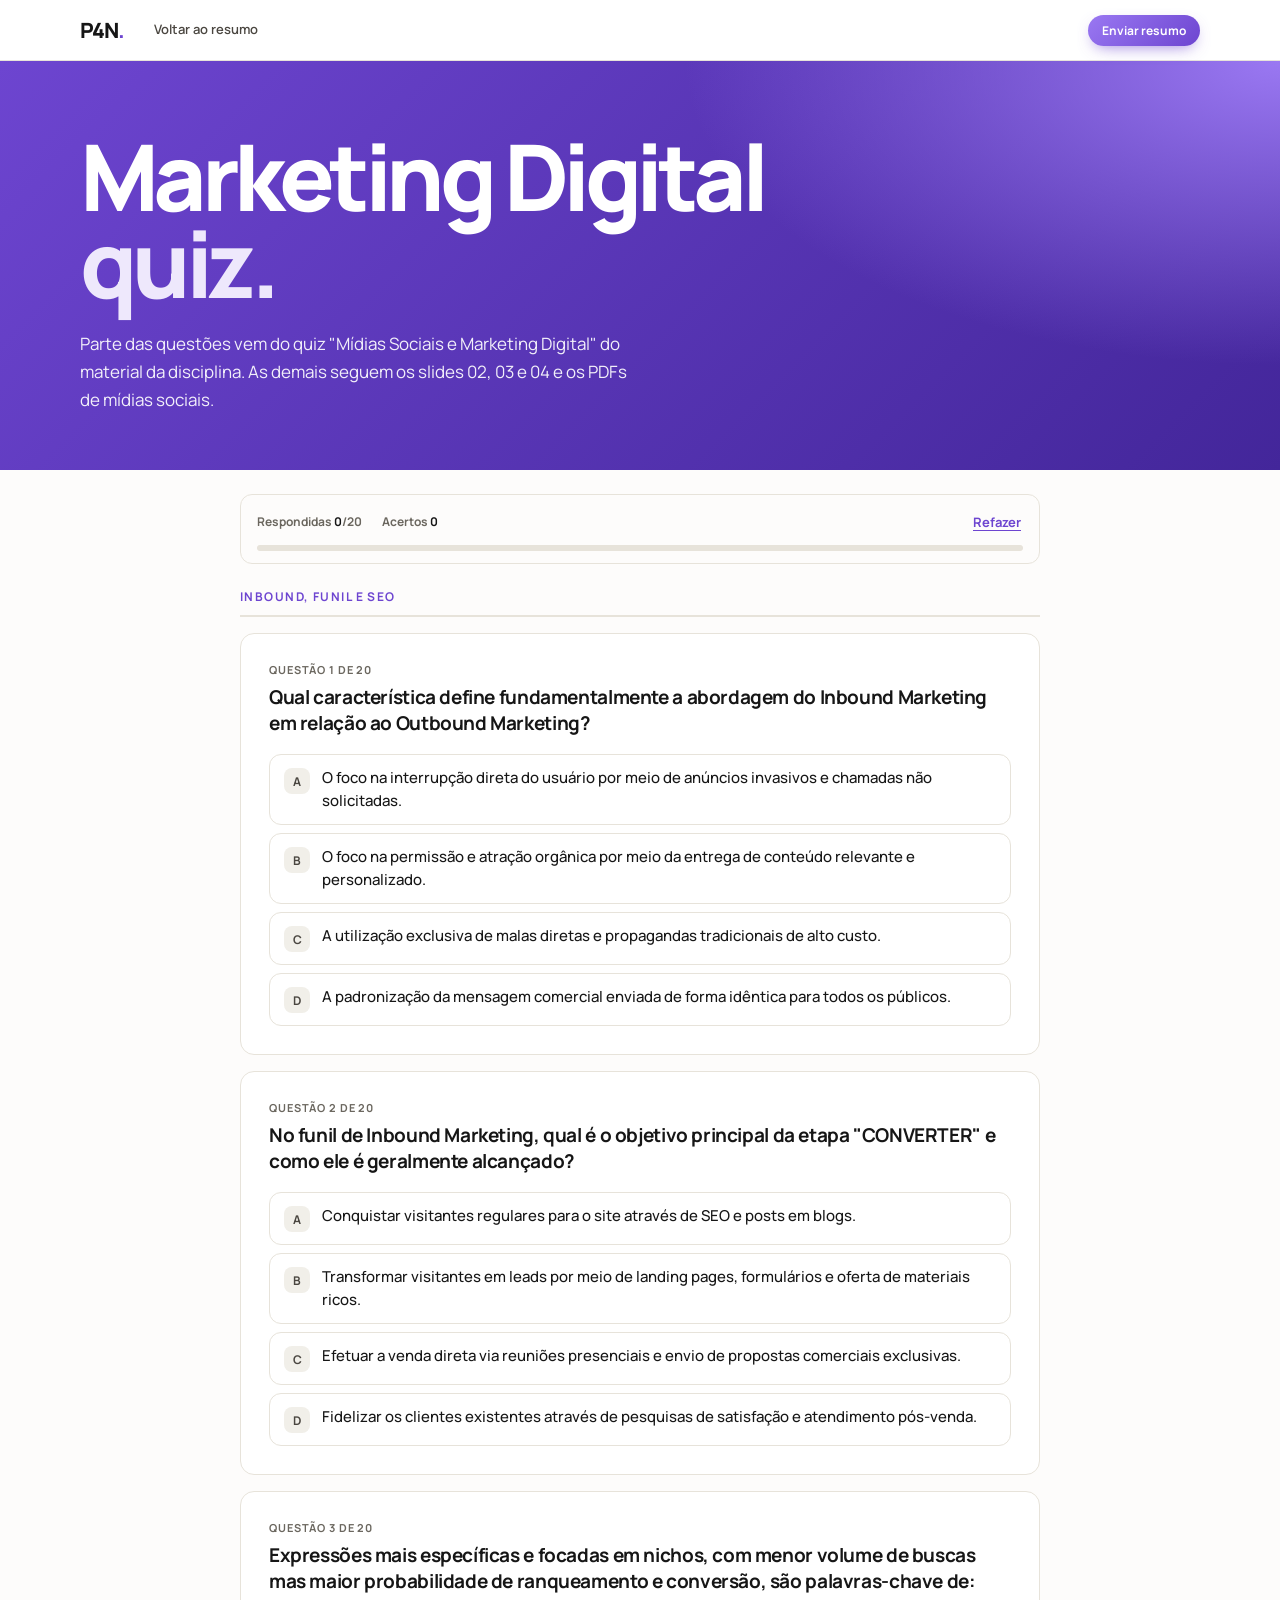
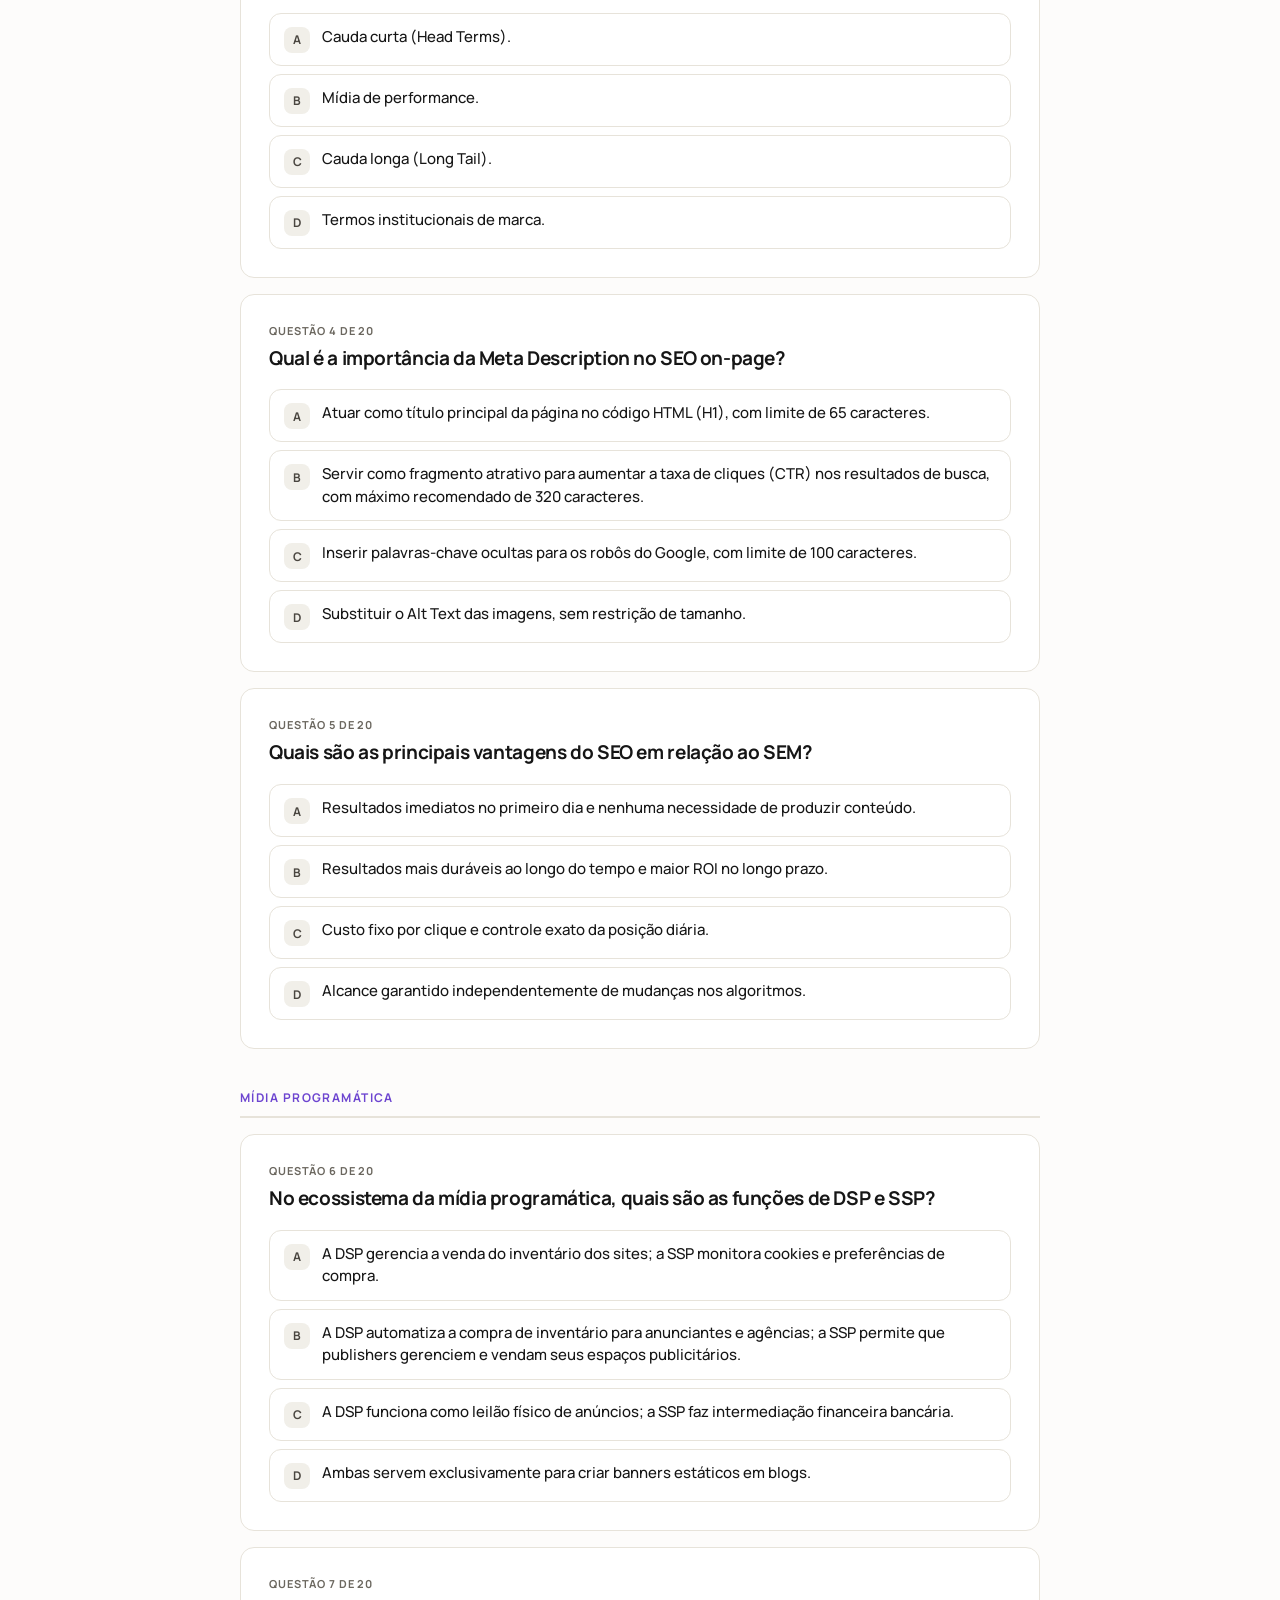
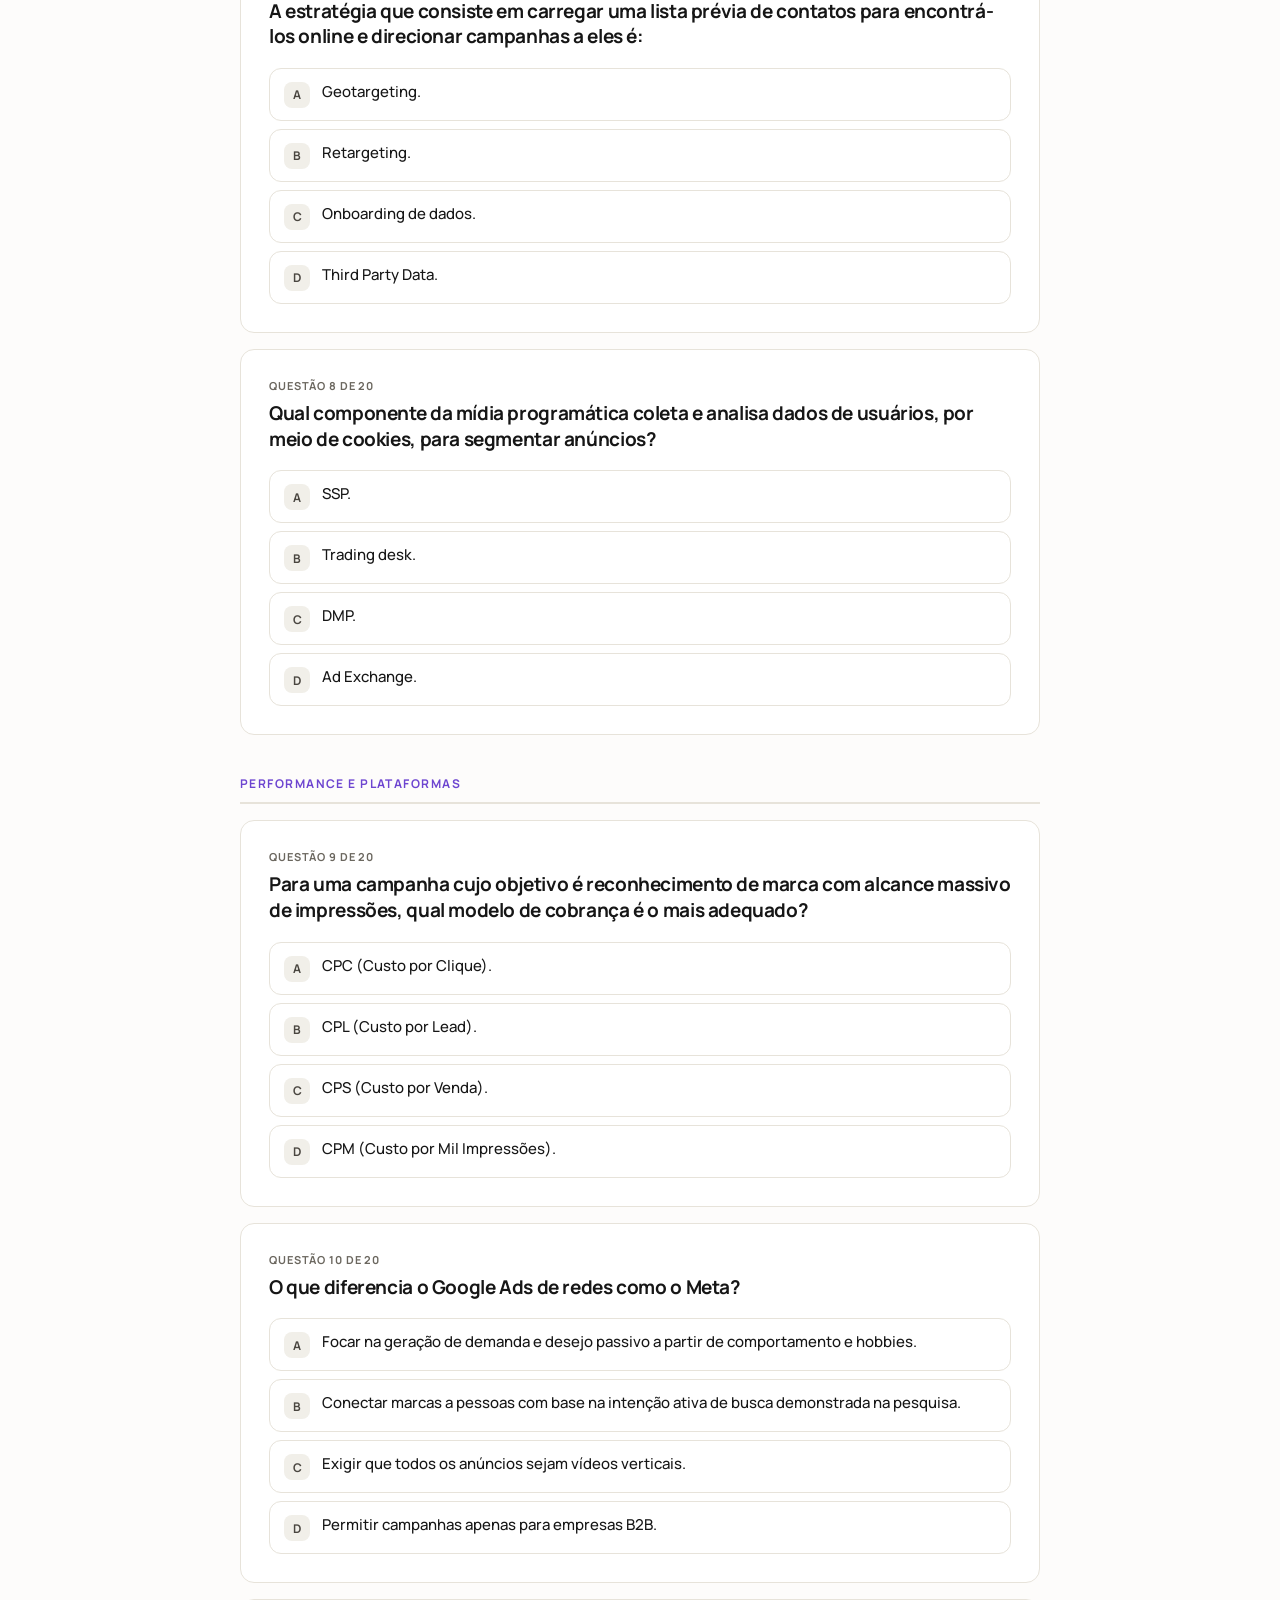
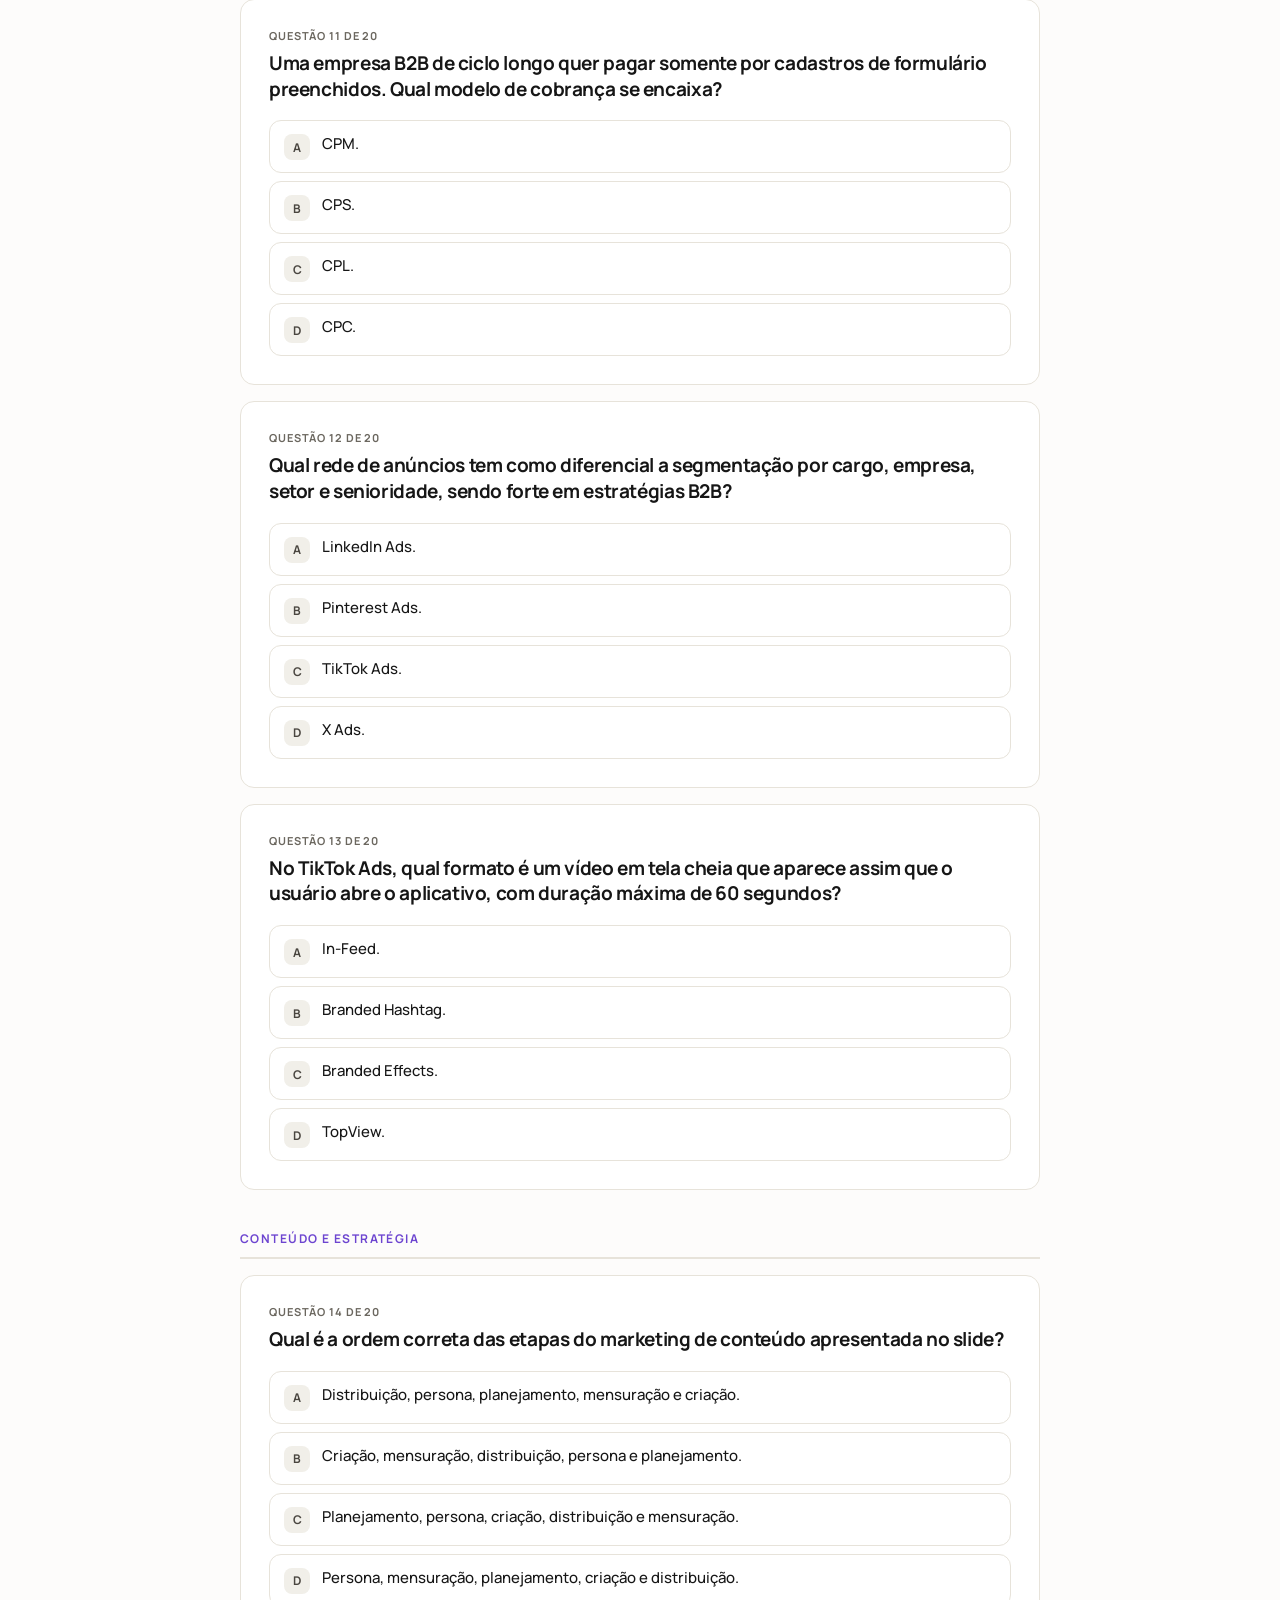
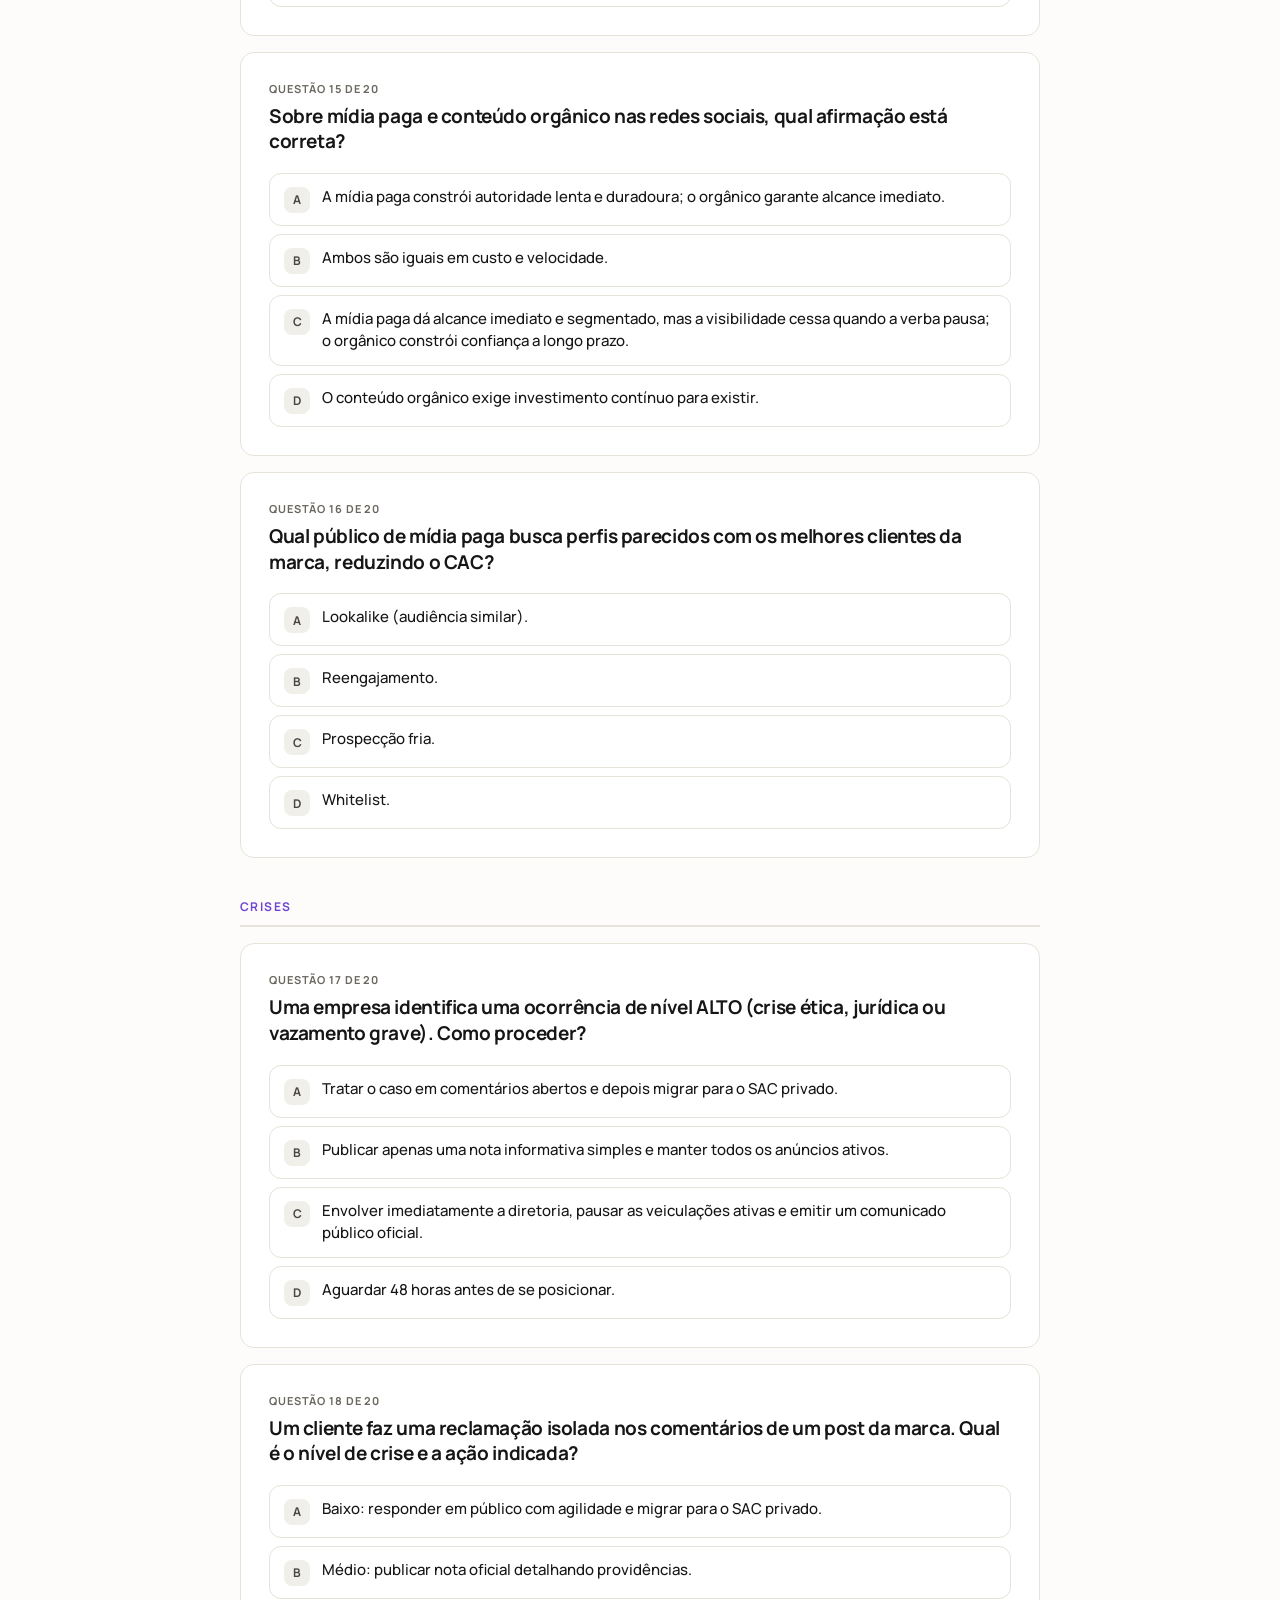
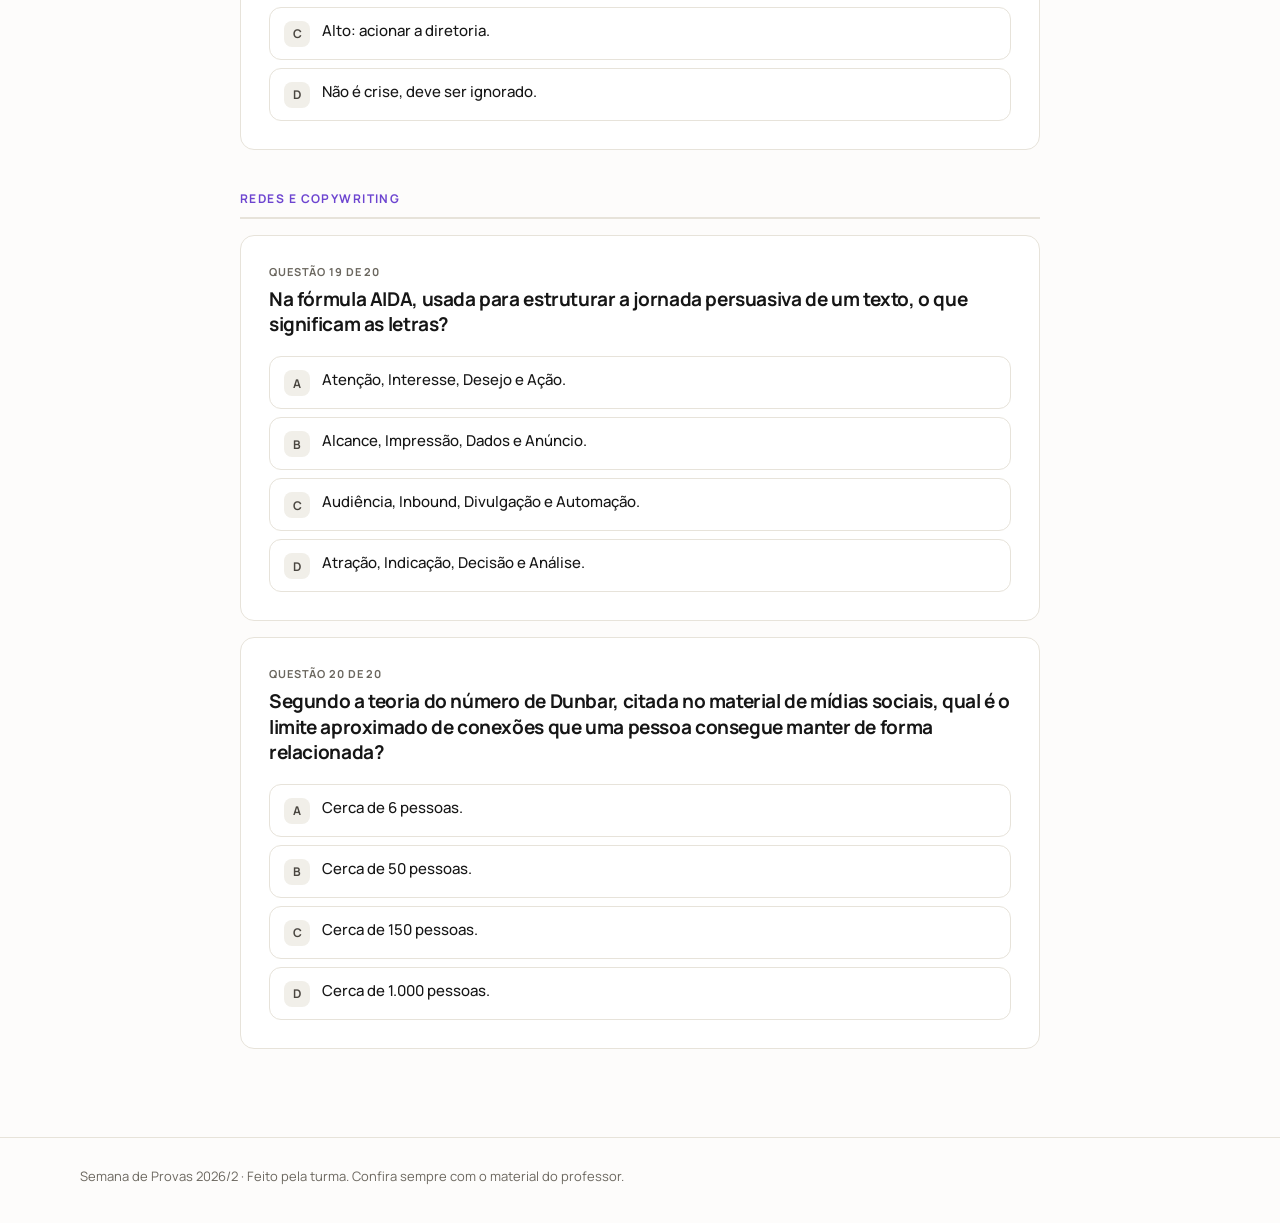
<file: docs/quiz-marketing-digital.html>
<!doctype html>
<html lang="pt-BR">
<head>
<meta charset="utf-8">
<meta name="viewport" content="width=device-width, initial-scale=1">
<meta name="description" content="Quiz de Marketing Digital com gabarito e explicação na hora.">
<meta name="theme-color" content="#0d0b11">
<title>Quiz de Marketing Digital · Semana de Provas</title>
<link rel="icon" href="data:image/svg+xml,%3Csvg xmlns='http://www.w3.org/2000/svg' viewBox='0 0 24 24'%3E%3Cpath fill='%23e85d9e' d='M12 3L1 9l11 6l9-4.91V17h2V9M5 13.18v4L12 21l7-3.82v-4L12 17z'/%3E%3C/svg%3E">
<link rel="preconnect" href="https://fonts.googleapis.com"><link rel="preconnect" href="https://fonts.gstatic.com" crossorigin><link href="https://fonts.googleapis.com/css2?family=Manrope:wght@400;500;600;700;800&display=swap" rel="stylesheet">
<link rel="stylesheet" href="style.css?v=cdbc5a06">
<script src="app.js?v=583c9f27" defer></script>
</head>
<body class="page-light accent-violet">
<a class="skip" href="#conteudo">Pular para o conteúdo</a>
<header class="topbar"><div class="wrap topbar-in"><a class="brand" href="index.html" aria-label="Início">P4N<span>.</span></a><nav class="toplinks" aria-label="Seções"><a href="marketing-digital.html">Voltar ao resumo</a></nav><a class="top-cta" href="https://drive.google.com/drive/folders/1ZEse542tBFMzU_K1Bm_n62pYWgQAYsZ6" target="_blank" rel="noreferrer">Enviar resumo</a></div></header>
<header class="hero hero-sub"><div class="wrap hero-in"><h1>Marketing Digital<br><em>quiz.</em></h1><p class="lede">Parte das questões vem do quiz "Mídias Sociais e Marketing Digital" do material da disciplina. As demais seguem os slides 02, 03 e 04 e os PDFs de mídias sociais.</p></div></header>
<main id="conteudo" class="wrap quiz-wrap"><div class="quiz-bar" role="status" aria-live="polite"><div class="quiz-stats"><span>Respondidas <strong data-answered>0</strong>/<span data-total>20</span></span><span>Acertos <strong data-correct>0</strong></span></div><button type="button" class="link-btn" data-reset>Refazer</button><div class="progress" aria-hidden="true"><i data-progress></i></div></div><div class="quiz" data-quiz="marketing-digital" data-total="20"><h2 class="quiz-group">Inbound, funil e SEO</h2><article class="question" id="q1" data-answer="B"><p class="q-num">Questão 1 de 20</p><h3>Qual característica define fundamentalmente a abordagem do Inbound Marketing em relação ao Outbound Marketing?</h3><div class="options"><button type="button" class="option" data-key="A"><span class="key">A</span><span class="opt-text">O foco na interrupção direta do usuário por meio de anúncios invasivos e chamadas não solicitadas.</span></button><button type="button" class="option" data-key="B"><span class="key">B</span><span class="opt-text">O foco na permissão e atração orgânica por meio da entrega de conteúdo relevante e personalizado.</span></button><button type="button" class="option" data-key="C"><span class="key">C</span><span class="opt-text">A utilização exclusiva de malas diretas e propagandas tradicionais de alto custo.</span></button><button type="button" class="option" data-key="D"><span class="key">D</span><span class="opt-text">A padronização da mensagem comercial enviada de forma idêntica para todos os públicos.</span></button></div><div class="explain" hidden><p><strong>Gabarito: B.</strong> O Inbound é marketing de atração: conteúdo útil faz o cliente procurar a marca. O Outbound interrompe o consumidor.</p></div></article><article class="question" id="q2" data-answer="B"><p class="q-num">Questão 2 de 20</p><h3>No funil de Inbound Marketing, qual é o objetivo principal da etapa "CONVERTER" e como ele é geralmente alcançado?</h3><div class="options"><button type="button" class="option" data-key="A"><span class="key">A</span><span class="opt-text">Conquistar visitantes regulares para o site através de SEO e posts em blogs.</span></button><button type="button" class="option" data-key="B"><span class="key">B</span><span class="opt-text">Transformar visitantes em leads por meio de landing pages, formulários e oferta de materiais ricos.</span></button><button type="button" class="option" data-key="C"><span class="key">C</span><span class="opt-text">Efetuar a venda direta via reuniões presenciais e envio de propostas comerciais exclusivas.</span></button><button type="button" class="option" data-key="D"><span class="key">D</span><span class="opt-text">Fidelizar os clientes existentes através de pesquisas de satisfação e atendimento pós-venda.</span></button></div><div class="explain" hidden><p><strong>Gabarito: B.</strong> Converter é captar os dados do visitante em troca de valor (e-book, infográfico, ferramenta). A é "Atrair", C é "Vender", D é "Encantar".</p></div></article><article class="question" id="q3" data-answer="C"><p class="q-num">Questão 3 de 20</p><h3>Expressões mais específicas e focadas em nichos, com menor volume de buscas mas maior probabilidade de ranqueamento e conversão, são palavras-chave de:</h3><div class="options"><button type="button" class="option" data-key="A"><span class="key">A</span><span class="opt-text">Cauda curta (Head Terms).</span></button><button type="button" class="option" data-key="B"><span class="key">B</span><span class="opt-text">Mídia de performance.</span></button><button type="button" class="option" data-key="C"><span class="key">C</span><span class="opt-text">Cauda longa (Long Tail).</span></button><button type="button" class="option" data-key="D"><span class="key">D</span><span class="opt-text">Termos institucionais de marca.</span></button></div><div class="explain" hidden><p><strong>Gabarito: C.</strong> Long tail: três palavras ou mais, menos concorrência, intenção de busca bem definida.</p></div></article><article class="question" id="q4" data-answer="B"><p class="q-num">Questão 4 de 20</p><h3>Qual é a importância da Meta Description no SEO on-page?</h3><div class="options"><button type="button" class="option" data-key="A"><span class="key">A</span><span class="opt-text">Atuar como título principal da página no código HTML (H1), com limite de 65 caracteres.</span></button><button type="button" class="option" data-key="B"><span class="key">B</span><span class="opt-text">Servir como fragmento atrativo para aumentar a taxa de cliques (CTR) nos resultados de busca, com máximo recomendado de 320 caracteres.</span></button><button type="button" class="option" data-key="C"><span class="key">C</span><span class="opt-text">Inserir palavras-chave ocultas para os robôs do Google, com limite de 100 caracteres.</span></button><button type="button" class="option" data-key="D"><span class="key">D</span><span class="opt-text">Substituir o Alt Text das imagens, sem restrição de tamanho.</span></button></div><div class="explain" hidden><p><strong>Gabarito: B.</strong> A meta description é o resumo convidativo na página de resultados (SERP). O limite de 320 caracteres é o do material da disciplina. O limite de 65 caracteres é da Title Tag.</p></div></article><article class="question" id="q5" data-answer="B"><p class="q-num">Questão 5 de 20</p><h3>Quais são as principais vantagens do SEO em relação ao SEM?</h3><div class="options"><button type="button" class="option" data-key="A"><span class="key">A</span><span class="opt-text">Resultados imediatos no primeiro dia e nenhuma necessidade de produzir conteúdo.</span></button><button type="button" class="option" data-key="B"><span class="key">B</span><span class="opt-text">Resultados mais duráveis ao longo do tempo e maior ROI no longo prazo.</span></button><button type="button" class="option" data-key="C"><span class="key">C</span><span class="opt-text">Custo fixo por clique e controle exato da posição diária.</span></button><button type="button" class="option" data-key="D"><span class="key">D</span><span class="opt-text">Alcance garantido independentemente de mudanças nos algoritmos.</span></button></div><div class="explain" hidden><p><strong>Gabarito: B.</strong> O SEO exige tempo para maturar, mas o tráfego orgânico segue gerando visitas depois que a otimização termina. O SEM é rápido e cessa quando o investimento acaba.</p></div></article><h2 class="quiz-group">Mídia programática</h2><article class="question" id="q6" data-answer="B"><p class="q-num">Questão 6 de 20</p><h3>No ecossistema da mídia programática, quais são as funções de DSP e SSP?</h3><div class="options"><button type="button" class="option" data-key="A"><span class="key">A</span><span class="opt-text">A DSP gerencia a venda do inventário dos sites; a SSP monitora cookies e preferências de compra.</span></button><button type="button" class="option" data-key="B"><span class="key">B</span><span class="opt-text">A DSP automatiza a compra de inventário para anunciantes e agências; a SSP permite que publishers gerenciem e vendam seus espaços publicitários.</span></button><button type="button" class="option" data-key="C"><span class="key">C</span><span class="opt-text">A DSP funciona como leilão físico de anúncios; a SSP faz intermediação financeira bancária.</span></button><button type="button" class="option" data-key="D"><span class="key">D</span><span class="opt-text">Ambas servem exclusivamente para criar banners estáticos em blogs.</span></button></div><div class="explain" hidden><p><strong>Gabarito: B.</strong> DSP = lado da demanda (anunciante compra). SSP = lado da oferta (publisher vende). O leilão em tempo real acontece na Ad Exchange.</p></div></article><article class="question" id="q7" data-answer="C"><p class="q-num">Questão 7 de 20</p><h3>A estratégia que consiste em carregar uma lista prévia de contatos para encontrá-los online e direcionar campanhas a eles é:</h3><div class="options"><button type="button" class="option" data-key="A"><span class="key">A</span><span class="opt-text">Geotargeting.</span></button><button type="button" class="option" data-key="B"><span class="key">B</span><span class="opt-text">Retargeting.</span></button><button type="button" class="option" data-key="C"><span class="key">C</span><span class="opt-text">Onboarding de dados.</span></button><button type="button" class="option" data-key="D"><span class="key">D</span><span class="opt-text">Third Party Data.</span></button></div><div class="explain" hidden><p><strong>Gabarito: C.</strong> Onboarding de dados conecta listas próprias (e-mails, telefones) a identificadores digitais. Retargeting mira quem já interagiu com a marca.</p></div></article><article class="question" id="q8" data-answer="C"><p class="q-num">Questão 8 de 20</p><h3>Qual componente da mídia programática coleta e analisa dados de usuários, por meio de cookies, para segmentar anúncios?</h3><div class="options"><button type="button" class="option" data-key="A"><span class="key">A</span><span class="opt-text">SSP.</span></button><button type="button" class="option" data-key="B"><span class="key">B</span><span class="opt-text">Trading desk.</span></button><button type="button" class="option" data-key="C"><span class="key">C</span><span class="opt-text">DMP.</span></button><button type="button" class="option" data-key="D"><span class="key">D</span><span class="opt-text">Ad Exchange.</span></button></div><div class="explain" hidden><p><strong>Gabarito: C.</strong> DMP (Data Management Platform). A trading desk opera campanhas via DSP. A Ad Exchange é o marketplace do leilão em tempo real.</p></div></article><h2 class="quiz-group">Performance e plataformas</h2><article class="question" id="q9" data-answer="D"><p class="q-num">Questão 9 de 20</p><h3>Para uma campanha cujo objetivo é reconhecimento de marca com alcance massivo de impressões, qual modelo de cobrança é o mais adequado?</h3><div class="options"><button type="button" class="option" data-key="A"><span class="key">A</span><span class="opt-text">CPC (Custo por Clique).</span></button><button type="button" class="option" data-key="B"><span class="key">B</span><span class="opt-text">CPL (Custo por Lead).</span></button><button type="button" class="option" data-key="C"><span class="key">C</span><span class="opt-text">CPS (Custo por Venda).</span></button><button type="button" class="option" data-key="D"><span class="key">D</span><span class="opt-text">CPM (Custo por Mil Impressões).</span></button></div><div class="explain" hidden><p><strong>Gabarito: D.</strong> CPM é o modelo de branding e visibilidade. CPL serve ao B2B e CPS ao e-commerce e afiliados.</p></div></article><article class="question" id="q10" data-answer="B"><p class="q-num">Questão 10 de 20</p><h3>O que diferencia o Google Ads de redes como o Meta?</h3><div class="options"><button type="button" class="option" data-key="A"><span class="key">A</span><span class="opt-text">Focar na geração de demanda e desejo passivo a partir de comportamento e hobbies.</span></button><button type="button" class="option" data-key="B"><span class="key">B</span><span class="opt-text">Conectar marcas a pessoas com base na intenção ativa de busca demonstrada na pesquisa.</span></button><button type="button" class="option" data-key="C"><span class="key">C</span><span class="opt-text">Exigir que todos os anúncios sejam vídeos verticais.</span></button><button type="button" class="option" data-key="D"><span class="key">D</span><span class="opt-text">Permitir campanhas apenas para empresas B2B.</span></button></div><div class="explain" hidden><p><strong>Gabarito: B.</strong> Google Ads parte da intenção ativa de busca. Meta Ads trabalha descoberta, interesse, comportamento e perfil.</p></div></article><article class="question" id="q11" data-answer="C"><p class="q-num">Questão 11 de 20</p><h3>Uma empresa B2B de ciclo longo quer pagar somente por cadastros de formulário preenchidos. Qual modelo de cobrança se encaixa?</h3><div class="options"><button type="button" class="option" data-key="A"><span class="key">A</span><span class="opt-text">CPM.</span></button><button type="button" class="option" data-key="B"><span class="key">B</span><span class="opt-text">CPS.</span></button><button type="button" class="option" data-key="C"><span class="key">C</span><span class="opt-text">CPL.</span></button><button type="button" class="option" data-key="D"><span class="key">D</span><span class="opt-text">CPC.</span></button></div><div class="explain" hidden><p><strong>Gabarito: C.</strong> CPL (custo por lead) é a aplicação recomendada para negócios B2B e vendas de ciclo longo.</p></div></article><article class="question" id="q12" data-answer="A"><p class="q-num">Questão 12 de 20</p><h3>Qual rede de anúncios tem como diferencial a segmentação por cargo, empresa, setor e senioridade, sendo forte em estratégias B2B?</h3><div class="options"><button type="button" class="option" data-key="A"><span class="key">A</span><span class="opt-text">LinkedIn Ads.</span></button><button type="button" class="option" data-key="B"><span class="key">B</span><span class="opt-text">Pinterest Ads.</span></button><button type="button" class="option" data-key="C"><span class="key">C</span><span class="opt-text">TikTok Ads.</span></button><button type="button" class="option" data-key="D"><span class="key">D</span><span class="opt-text">X Ads.</span></button></div><div class="explain" hidden><p><strong>Gabarito: A.</strong> O LinkedIn segmenta por perfil profissional. Formatos principais: Sponsored Content, Text Ads, Sponsored InMail e Dynamic Ads.</p></div></article><article class="question" id="q13" data-answer="D"><p class="q-num">Questão 13 de 20</p><h3>No TikTok Ads, qual formato é um vídeo em tela cheia que aparece assim que o usuário abre o aplicativo, com duração máxima de 60 segundos?</h3><div class="options"><button type="button" class="option" data-key="A"><span class="key">A</span><span class="opt-text">In-Feed.</span></button><button type="button" class="option" data-key="B"><span class="key">B</span><span class="opt-text">Branded Hashtag.</span></button><button type="button" class="option" data-key="C"><span class="key">C</span><span class="opt-text">Branded Effects.</span></button><button type="button" class="option" data-key="D"><span class="key">D</span><span class="opt-text">TopView.</span></button></div><div class="explain" hidden><p><strong>Gabarito: D.</strong> O TopView garante impacto na abertura do app. In-Feed aparece entre vídeos orgânicos, com o rótulo "Patrocinado".</p></div></article><h2 class="quiz-group">Conteúdo e estratégia</h2><article class="question" id="q14" data-answer="C"><p class="q-num">Questão 14 de 20</p><h3>Qual é a ordem correta das etapas do marketing de conteúdo apresentada no slide?</h3><div class="options"><button type="button" class="option" data-key="A"><span class="key">A</span><span class="opt-text">Distribuição, persona, planejamento, mensuração e criação.</span></button><button type="button" class="option" data-key="B"><span class="key">B</span><span class="opt-text">Criação, mensuração, distribuição, persona e planejamento.</span></button><button type="button" class="option" data-key="C"><span class="key">C</span><span class="opt-text">Planejamento, persona, criação, distribuição e mensuração.</span></button><button type="button" class="option" data-key="D"><span class="key">D</span><span class="opt-text">Persona, mensuração, planejamento, criação e distribuição.</span></button></div><div class="explain" hidden><p><strong>Gabarito: C.</strong> Planejamento, elaboração da persona, criação de conteúdo, distribuição e mensuração de resultados.</p></div></article><article class="question" id="q15" data-answer="C"><p class="q-num">Questão 15 de 20</p><h3>Sobre mídia paga e conteúdo orgânico nas redes sociais, qual afirmação está correta?</h3><div class="options"><button type="button" class="option" data-key="A"><span class="key">A</span><span class="opt-text">A mídia paga constrói autoridade lenta e duradoura; o orgânico garante alcance imediato.</span></button><button type="button" class="option" data-key="B"><span class="key">B</span><span class="opt-text">Ambos são iguais em custo e velocidade.</span></button><button type="button" class="option" data-key="C"><span class="key">C</span><span class="opt-text">A mídia paga dá alcance imediato e segmentado, mas a visibilidade cessa quando a verba pausa; o orgânico constrói confiança a longo prazo.</span></button><button type="button" class="option" data-key="D"><span class="key">D</span><span class="opt-text">O conteúdo orgânico exige investimento contínuo para existir.</span></button></div><div class="explain" hidden><p><strong>Gabarito: C.</strong> A sinergia entre escala (paga) e engajamento (orgânico) é o diferencial das estratégias de alta performance.</p></div></article><article class="question" id="q16" data-answer="A"><p class="q-num">Questão 16 de 20</p><h3>Qual público de mídia paga busca perfis parecidos com os melhores clientes da marca, reduzindo o CAC?</h3><div class="options"><button type="button" class="option" data-key="A"><span class="key">A</span><span class="opt-text">Lookalike (audiência similar).</span></button><button type="button" class="option" data-key="B"><span class="key">B</span><span class="opt-text">Reengajamento.</span></button><button type="button" class="option" data-key="C"><span class="key">C</span><span class="opt-text">Prospecção fria.</span></button><button type="button" class="option" data-key="D"><span class="key">D</span><span class="opt-text">Whitelist.</span></button></div><div class="explain" hidden><p><strong>Gabarito: A.</strong> Prospecção atrai novos leads. Reengajamento recupera quem já interagiu e não converteu. Lookalike expande o alcance a partir do perfil dos melhores clientes.</p></div></article><h2 class="quiz-group">Crises</h2><article class="question" id="q17" data-answer="C"><p class="q-num">Questão 17 de 20</p><h3>Uma empresa identifica uma ocorrência de nível ALTO (crise ética, jurídica ou vazamento grave). Como proceder?</h3><div class="options"><button type="button" class="option" data-key="A"><span class="key">A</span><span class="opt-text">Tratar o caso em comentários abertos e depois migrar para o SAC privado.</span></button><button type="button" class="option" data-key="B"><span class="key">B</span><span class="opt-text">Publicar apenas uma nota informativa simples e manter todos os anúncios ativos.</span></button><button type="button" class="option" data-key="C"><span class="key">C</span><span class="opt-text">Envolver imediatamente a diretoria, pausar as veiculações ativas e emitir um comunicado público oficial.</span></button><button type="button" class="option" data-key="D"><span class="key">D</span><span class="opt-text">Aguardar 48 horas antes de se posicionar.</span></button></div><div class="explain" hidden><p><strong>Gabarito: C.</strong> Em crise grave, a diretoria é acionada, os anúncios são congelados e um posicionamento institucional, firme e responsável é publicado.</p></div></article><article class="question" id="q18" data-answer="A"><p class="q-num">Questão 18 de 20</p><h3>Um cliente faz uma reclamação isolada nos comentários de um post da marca. Qual é o nível de crise e a ação indicada?</h3><div class="options"><button type="button" class="option" data-key="A"><span class="key">A</span><span class="opt-text">Baixo: responder em público com agilidade e migrar para o SAC privado.</span></button><button type="button" class="option" data-key="B"><span class="key">B</span><span class="opt-text">Médio: publicar nota oficial detalhando providências.</span></button><button type="button" class="option" data-key="C"><span class="key">C</span><span class="opt-text">Alto: acionar a diretoria.</span></button><button type="button" class="option" data-key="D"><span class="key">D</span><span class="opt-text">Não é crise, deve ser ignorado.</span></button></div><div class="explain" hidden><p><strong>Gabarito: A.</strong> Dúvidas operacionais e reclamações isoladas são risco baixo. O tom é prestativo, humano e atencioso.</p></div></article><h2 class="quiz-group">Redes e copywriting</h2><article class="question" id="q19" data-answer="A"><p class="q-num">Questão 19 de 20</p><h3>Na fórmula AIDA, usada para estruturar a jornada persuasiva de um texto, o que significam as letras?</h3><div class="options"><button type="button" class="option" data-key="A"><span class="key">A</span><span class="opt-text">Atenção, Interesse, Desejo e Ação.</span></button><button type="button" class="option" data-key="B"><span class="key">B</span><span class="opt-text">Alcance, Impressão, Dados e Anúncio.</span></button><button type="button" class="option" data-key="C"><span class="key">C</span><span class="opt-text">Audiência, Inbound, Divulgação e Automação.</span></button><button type="button" class="option" data-key="D"><span class="key">D</span><span class="opt-text">Atração, Indicação, Decisão e Análise.</span></button></div><div class="explain" hidden><p><strong>Gabarito: A.</strong> Atenção (interrompa o scroll), Interesse (aprofunde a relevância), Desejo (conecte o benefício a uma necessidade real) e Ação (convide com um CTA claro e direto).</p></div></article><article class="question" id="q20" data-answer="C"><p class="q-num">Questão 20 de 20</p><h3>Segundo a teoria do número de Dunbar, citada no material de mídias sociais, qual é o limite aproximado de conexões que uma pessoa consegue manter de forma relacionada?</h3><div class="options"><button type="button" class="option" data-key="A"><span class="key">A</span><span class="opt-text">Cerca de 6 pessoas.</span></button><button type="button" class="option" data-key="B"><span class="key">B</span><span class="opt-text">Cerca de 50 pessoas.</span></button><button type="button" class="option" data-key="C"><span class="key">C</span><span class="opt-text">Cerca de 150 pessoas.</span></button><button type="button" class="option" data-key="D"><span class="key">D</span><span class="opt-text">Cerca de 1.000 pessoas.</span></button></div><div class="explain" hidden><p><strong>Gabarito: C.</strong> Os estudos apontam um máximo em torno de 150 conexões. Seis é o número de graus de separação da teoria das redes, não o limite de Dunbar.</p></div></article></div><section class="result" data-result hidden><h2 data-result-title></h2><p data-result-text></p><div class="hero-actions"><button type="button" class="button" data-reset>Refazer o quiz</button><a class="button ghost" href="marketing-digital.html#resumo">Voltar ao resumo</a><button type="button" class="button ghost" data-first-wrong hidden>Ver primeiro erro</button></div></section></main>
<footer class="footer"><div class="wrap">Semana de Provas 2026/2 · Feito pela turma. Confira sempre com o material do professor.</div></footer>
</body>
</html>
</file>
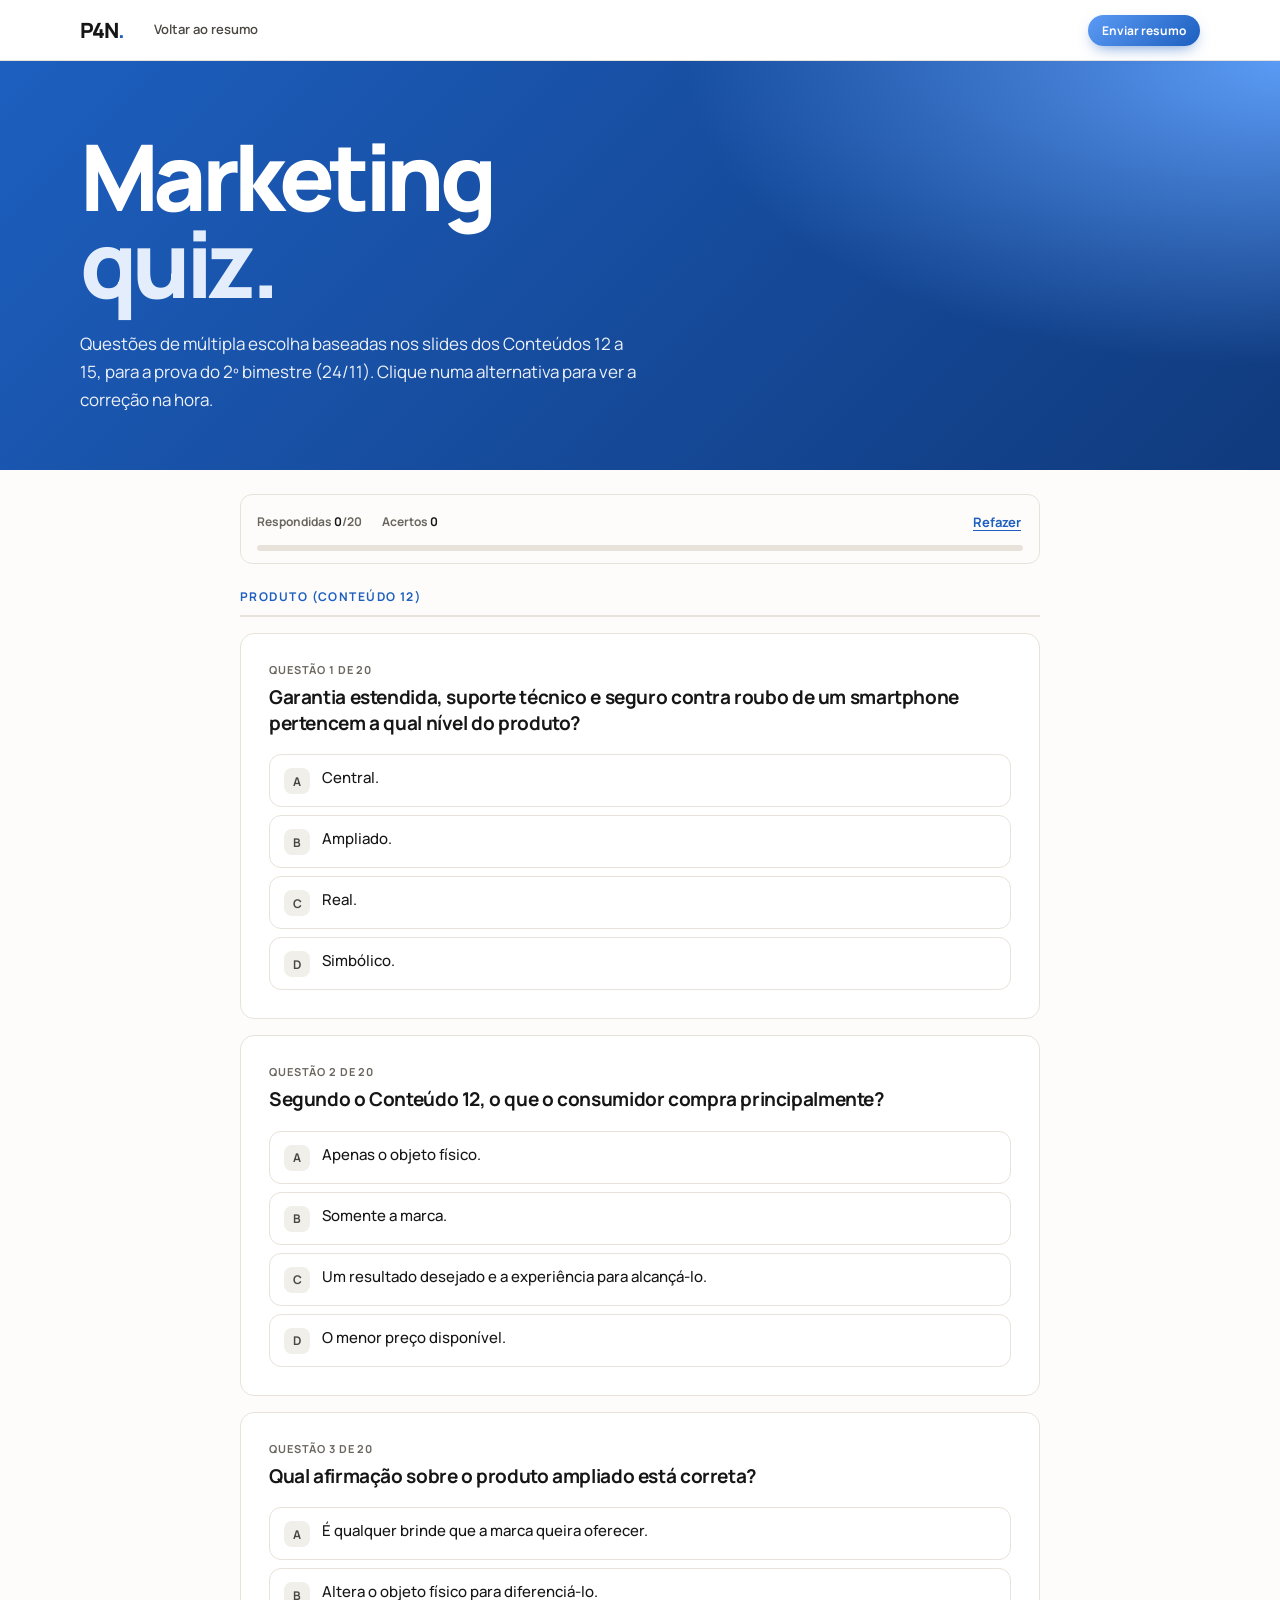
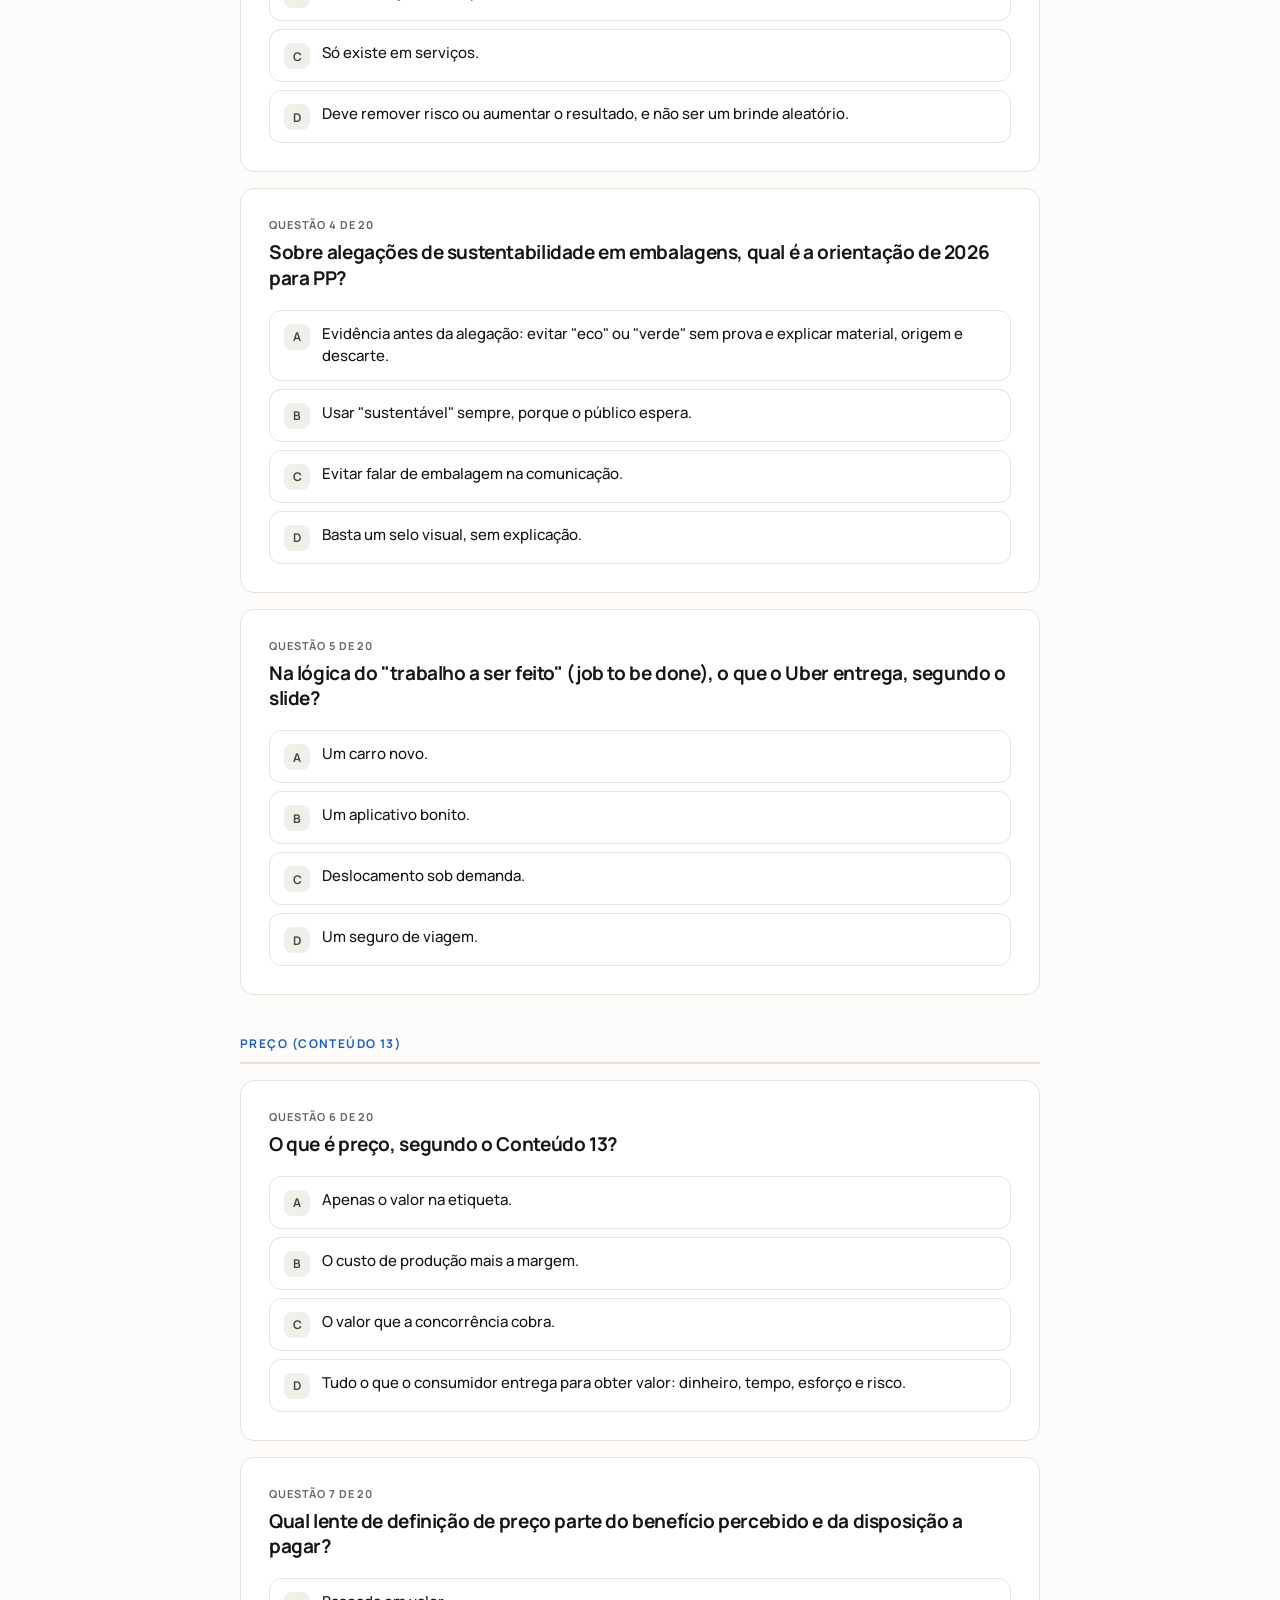
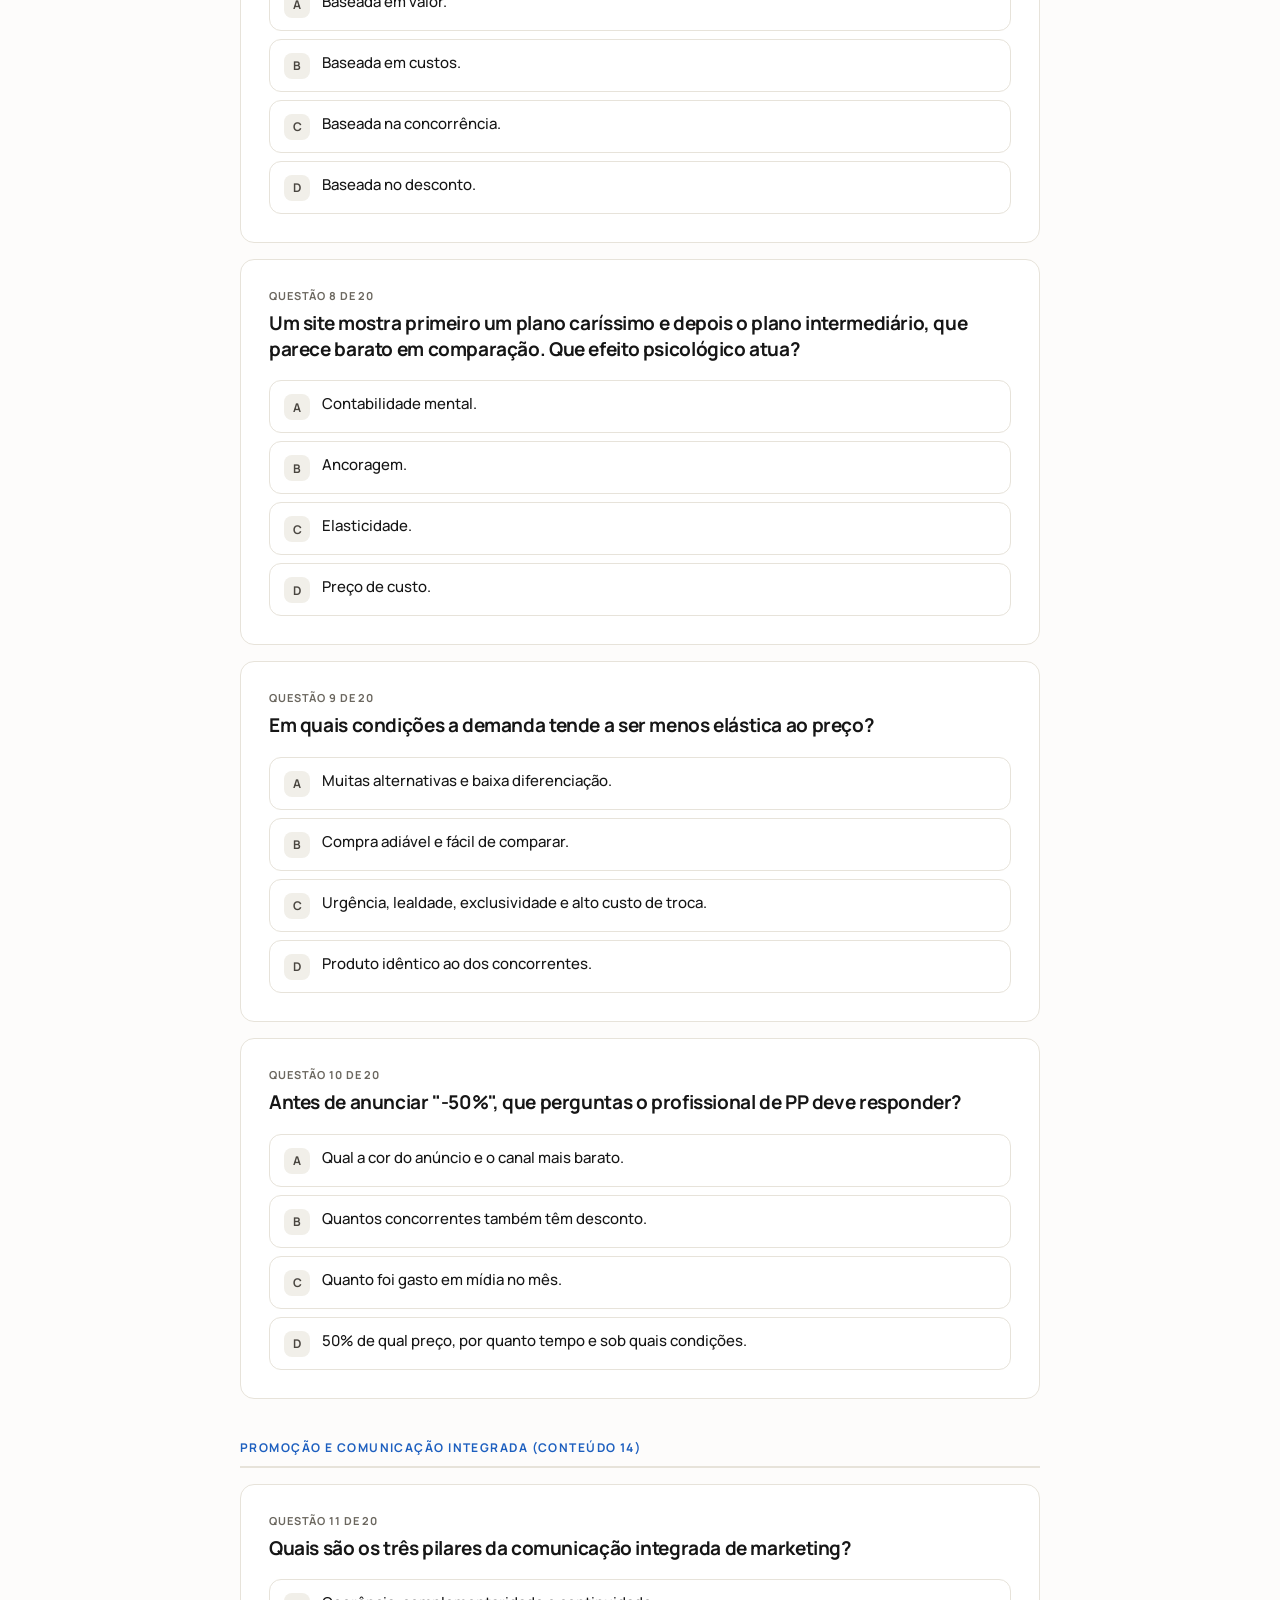
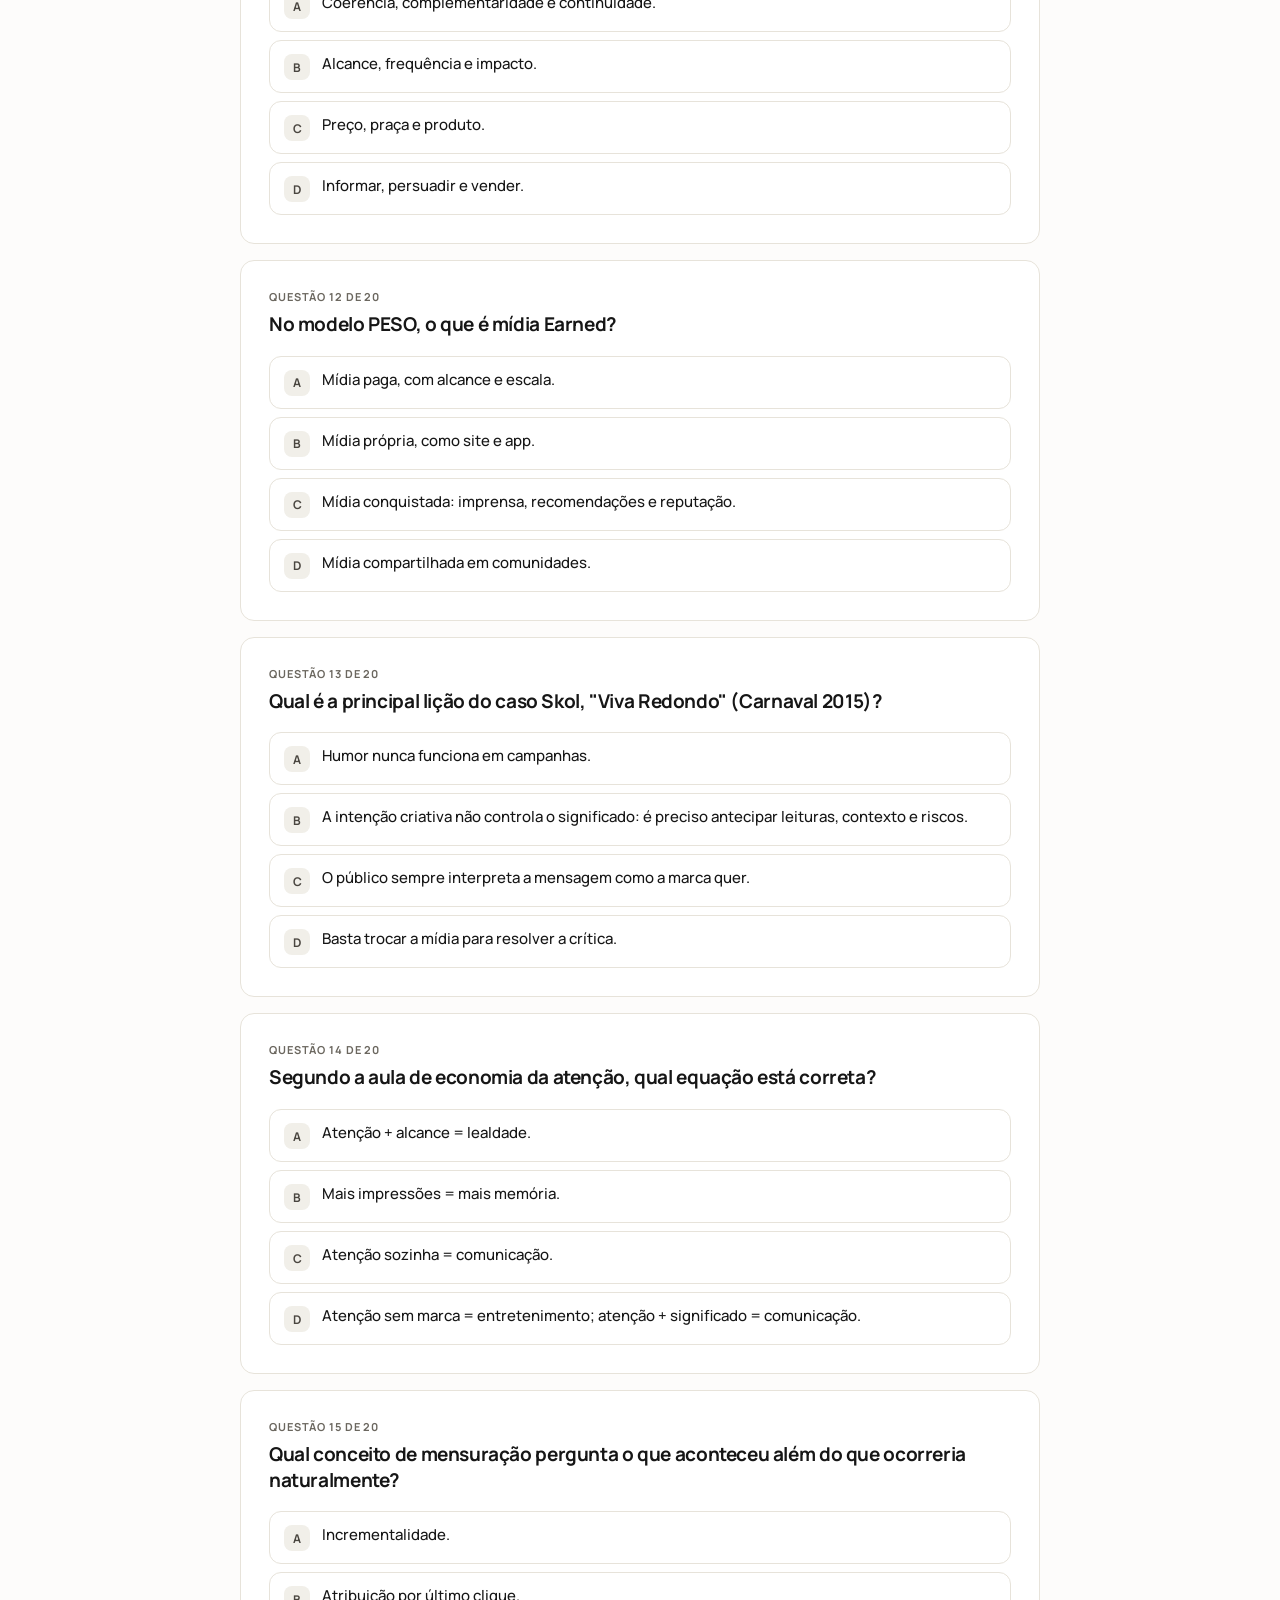
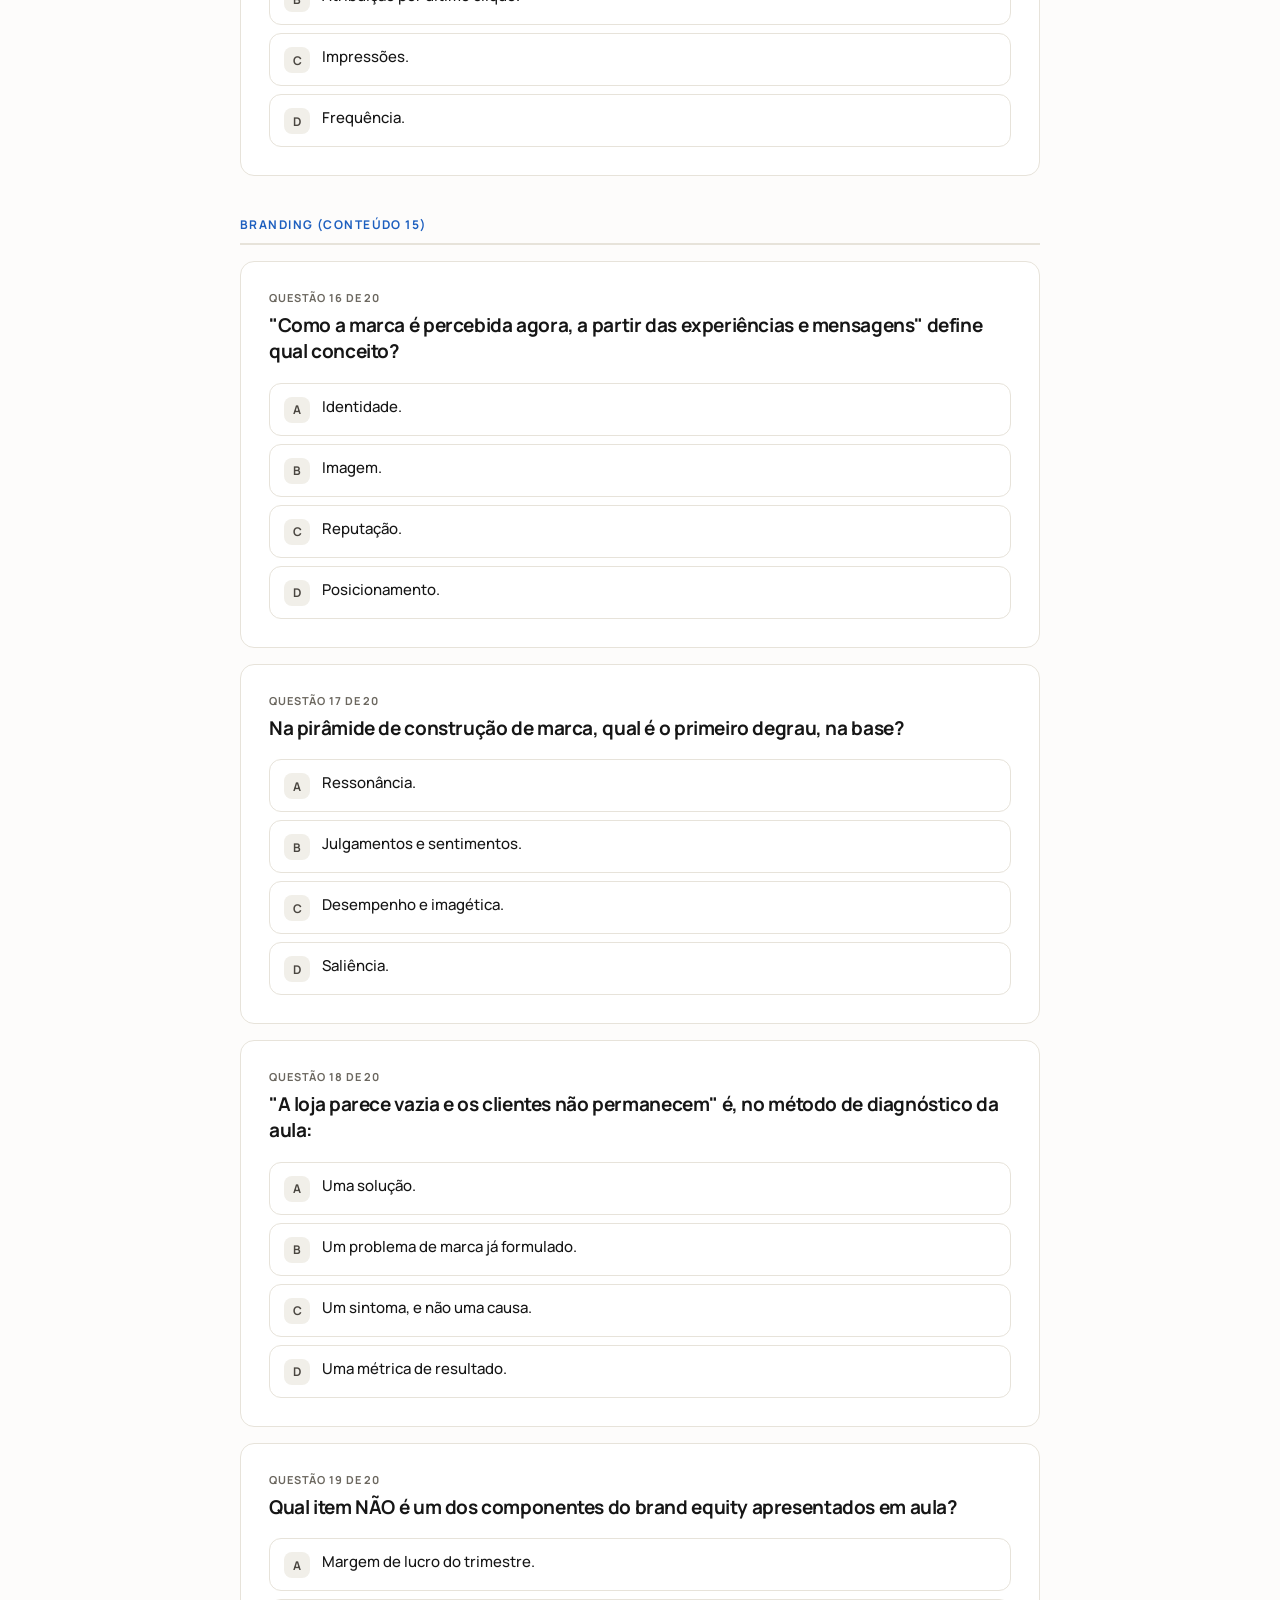
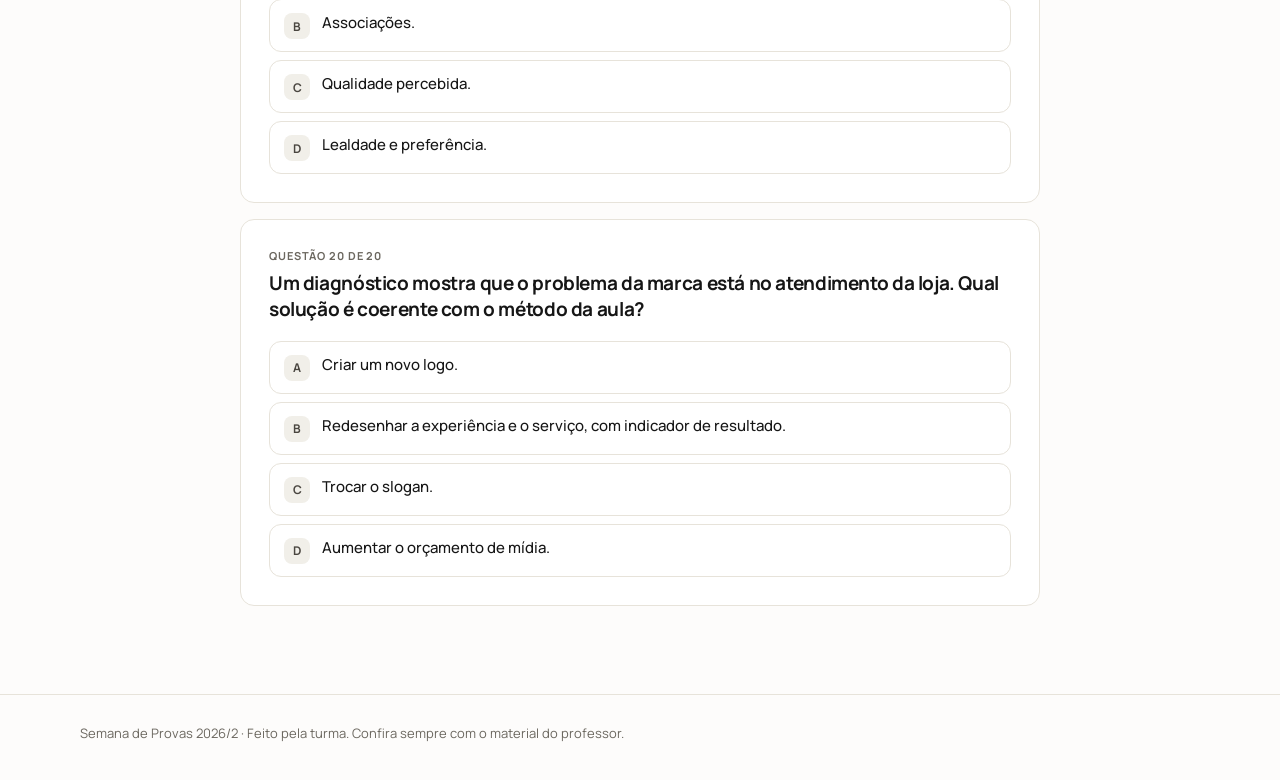
<file: docs/quiz-marketing.html>
<!doctype html>
<html lang="pt-BR">
<head>
<meta charset="utf-8">
<meta name="viewport" content="width=device-width, initial-scale=1">
<meta name="description" content="Quiz de Marketing com gabarito e explicação na hora.">
<meta name="theme-color" content="#0d0b11">
<title>Quiz de Marketing · Semana de Provas</title>
<link rel="icon" href="data:image/svg+xml,%3Csvg xmlns='http://www.w3.org/2000/svg' viewBox='0 0 24 24'%3E%3Cpath fill='%23e85d9e' d='M12 3L1 9l11 6l9-4.91V17h2V9M5 13.18v4L12 21l7-3.82v-4L12 17z'/%3E%3C/svg%3E">
<link rel="preconnect" href="https://fonts.googleapis.com"><link rel="preconnect" href="https://fonts.gstatic.com" crossorigin><link href="https://fonts.googleapis.com/css2?family=Manrope:wght@400;500;600;700;800&display=swap" rel="stylesheet">
<link rel="stylesheet" href="style.css?v=cdbc5a06">
<script src="app.js?v=583c9f27" defer></script>
</head>
<body class="page-light accent-blue">
<a class="skip" href="#conteudo">Pular para o conteúdo</a>
<header class="topbar"><div class="wrap topbar-in"><a class="brand" href="index.html" aria-label="Início">P4N<span>.</span></a><nav class="toplinks" aria-label="Seções"><a href="marketing.html">Voltar ao resumo</a></nav><a class="top-cta" href="https://drive.google.com/drive/folders/1ZEse542tBFMzU_K1Bm_n62pYWgQAYsZ6" target="_blank" rel="noreferrer">Enviar resumo</a></div></header>
<header class="hero hero-sub"><div class="wrap hero-in"><h1>Marketing<br><em>quiz.</em></h1><p class="lede">Questões de múltipla escolha baseadas nos slides dos Conteúdos 12 a 15, para a prova do 2º bimestre (24/11). Clique numa alternativa para ver a correção na hora.</p></div></header>
<main id="conteudo" class="wrap quiz-wrap"><div class="quiz-bar" role="status" aria-live="polite"><div class="quiz-stats"><span>Respondidas <strong data-answered>0</strong>/<span data-total>20</span></span><span>Acertos <strong data-correct>0</strong></span></div><button type="button" class="link-btn" data-reset>Refazer</button><div class="progress" aria-hidden="true"><i data-progress></i></div></div><div class="quiz" data-quiz="marketing" data-total="20"><h2 class="quiz-group">Produto (Conteúdo 12)</h2><article class="question" id="q1" data-answer="B"><p class="q-num">Questão 1 de 20</p><h3>Garantia estendida, suporte técnico e seguro contra roubo de um smartphone pertencem a qual nível do produto?</h3><div class="options"><button type="button" class="option" data-key="A"><span class="key">A</span><span class="opt-text">Central.</span></button><button type="button" class="option" data-key="B"><span class="key">B</span><span class="opt-text">Ampliado.</span></button><button type="button" class="option" data-key="C"><span class="key">C</span><span class="opt-text">Real.</span></button><button type="button" class="option" data-key="D"><span class="key">D</span><span class="opt-text">Simbólico.</span></button></div><div class="explain" hidden><p><strong>Gabarito: B.</strong> Produto ampliado reúne serviços e benefícios extras que diferenciam a marca sem alterar o aparelho. O central é a necessidade (conexão, informação) e o real é o objeto, com tela, câmera e design.</p></div></article><article class="question" id="q2" data-answer="C"><p class="q-num">Questão 2 de 20</p><h3>Segundo o Conteúdo 12, o que o consumidor compra principalmente?</h3><div class="options"><button type="button" class="option" data-key="A"><span class="key">A</span><span class="opt-text">Apenas o objeto físico.</span></button><button type="button" class="option" data-key="B"><span class="key">B</span><span class="opt-text">Somente a marca.</span></button><button type="button" class="option" data-key="C"><span class="key">C</span><span class="opt-text">Um resultado desejado e a experiência para alcançá-lo.</span></button><button type="button" class="option" data-key="D"><span class="key">D</span><span class="opt-text">O menor preço disponível.</span></button></div><div class="explain" hidden><p><strong>Gabarito: C.</strong> O objeto é o produto real. O resultado é o benefício central, e serviços, embalagem, entrega, uso e pós-compra formam o produto ampliado. Ideia-chave: produto é solução + materialização + experiência.</p></div></article><article class="question" id="q3" data-answer="D"><p class="q-num">Questão 3 de 20</p><h3>Qual afirmação sobre o produto ampliado está correta?</h3><div class="options"><button type="button" class="option" data-key="A"><span class="key">A</span><span class="opt-text">É qualquer brinde que a marca queira oferecer.</span></button><button type="button" class="option" data-key="B"><span class="key">B</span><span class="opt-text">Altera o objeto físico para diferenciá-lo.</span></button><button type="button" class="option" data-key="C"><span class="key">C</span><span class="opt-text">Só existe em serviços.</span></button><button type="button" class="option" data-key="D"><span class="key">D</span><span class="opt-text">Deve remover risco ou aumentar o resultado, e não ser um brinde aleatório.</span></button></div><div class="explain" hidden><p><strong>Gabarito: D.</strong> Quando os produtos reais se parecem, serviços e experiência podem decidir a escolha. Mas prometer conveniência e entregar atrito destrói valor e confiança.</p></div></article><article class="question" id="q4" data-answer="A"><p class="q-num">Questão 4 de 20</p><h3>Sobre alegações de sustentabilidade em embalagens, qual é a orientação de 2026 para PP?</h3><div class="options"><button type="button" class="option" data-key="A"><span class="key">A</span><span class="opt-text">Evidência antes da alegação: evitar "eco" ou "verde" sem prova e explicar material, origem e descarte.</span></button><button type="button" class="option" data-key="B"><span class="key">B</span><span class="opt-text">Usar "sustentável" sempre, porque o público espera.</span></button><button type="button" class="option" data-key="C"><span class="key">C</span><span class="opt-text">Evitar falar de embalagem na comunicação.</span></button><button type="button" class="option" data-key="D"><span class="key">D</span><span class="opt-text">Basta um selo visual, sem explicação.</span></button></div><div class="explain" hidden><p><strong>Gabarito: A.</strong> Consumidores e reguladores exigem alegações verificáveis. A comunicação deve ser clara sobre material, origem, descarte e limites.</p></div></article><article class="question" id="q5" data-answer="C"><p class="q-num">Questão 5 de 20</p><h3>Na lógica do "trabalho a ser feito" (job to be done), o que o Uber entrega, segundo o slide?</h3><div class="options"><button type="button" class="option" data-key="A"><span class="key">A</span><span class="opt-text">Um carro novo.</span></button><button type="button" class="option" data-key="B"><span class="key">B</span><span class="opt-text">Um aplicativo bonito.</span></button><button type="button" class="option" data-key="C"><span class="key">C</span><span class="opt-text">Deslocamento sob demanda.</span></button><button type="button" class="option" data-key="D"><span class="key">D</span><span class="opt-text">Um seguro de viagem.</span></button></div><div class="explain" hidden><p><strong>Gabarito: C.</strong> O produto é a solução para o progresso que o consumidor quer realizar. Netflix entrega acesso e curadoria, o iFood, refeição com conveniência, e o banco digital, controle sem burocracia.</p></div></article><h2 class="quiz-group">Preço (Conteúdo 13)</h2><article class="question" id="q6" data-answer="D"><p class="q-num">Questão 6 de 20</p><h3>O que é preço, segundo o Conteúdo 13?</h3><div class="options"><button type="button" class="option" data-key="A"><span class="key">A</span><span class="opt-text">Apenas o valor na etiqueta.</span></button><button type="button" class="option" data-key="B"><span class="key">B</span><span class="opt-text">O custo de produção mais a margem.</span></button><button type="button" class="option" data-key="C"><span class="key">C</span><span class="opt-text">O valor que a concorrência cobra.</span></button><button type="button" class="option" data-key="D"><span class="key">D</span><span class="opt-text">Tudo o que o consumidor entrega para obter valor: dinheiro, tempo, esforço e risco.</span></button></div><div class="explain" hidden><p><strong>Gabarito: D.</strong> O preço parece justo quando o valor percebido supera o sacrifício percebido. Para PP, é dado econômico, sinal psicológico e conteúdo de comunicação.</p></div></article><article class="question" id="q7" data-answer="A"><p class="q-num">Questão 7 de 20</p><h3>Qual lente de definição de preço parte do benefício percebido e da disposição a pagar?</h3><div class="options"><button type="button" class="option" data-key="A"><span class="key">A</span><span class="opt-text">Baseada em valor.</span></button><button type="button" class="option" data-key="B"><span class="key">B</span><span class="opt-text">Baseada em custos.</span></button><button type="button" class="option" data-key="C"><span class="key">C</span><span class="opt-text">Baseada na concorrência.</span></button><button type="button" class="option" data-key="D"><span class="key">D</span><span class="opt-text">Baseada no desconto.</span></button></div><div class="explain" hidden><p><strong>Gabarito: A.</strong> A de custos soma margem ao custo e pode ignorar a percepção. A da concorrência pode virar guerra de preços. A de valor exige pesquisa, segmentação e prova de valor.</p></div></article><article class="question" id="q8" data-answer="B"><p class="q-num">Questão 8 de 20</p><h3>Um site mostra primeiro um plano caríssimo e depois o plano intermediário, que parece barato em comparação. Que efeito psicológico atua?</h3><div class="options"><button type="button" class="option" data-key="A"><span class="key">A</span><span class="opt-text">Contabilidade mental.</span></button><button type="button" class="option" data-key="B"><span class="key">B</span><span class="opt-text">Ancoragem.</span></button><button type="button" class="option" data-key="C"><span class="key">C</span><span class="opt-text">Elasticidade.</span></button><button type="button" class="option" data-key="D"><span class="key">D</span><span class="opt-text">Preço de custo.</span></button></div><div class="explain" hidden><p><strong>Gabarito: B.</strong> Na ancoragem, a primeira referência influencia as avaliações seguintes. Preço de referência é o "de/por", o efeito chamariz altera a comparação com uma opção pouco atraente, e a contabilidade mental organiza gastos em orçamentos.</p></div></article><article class="question" id="q9" data-answer="C"><p class="q-num">Questão 9 de 20</p><h3>Em quais condições a demanda tende a ser menos elástica ao preço?</h3><div class="options"><button type="button" class="option" data-key="A"><span class="key">A</span><span class="opt-text">Muitas alternativas e baixa diferenciação.</span></button><button type="button" class="option" data-key="B"><span class="key">B</span><span class="opt-text">Compra adiável e fácil de comparar.</span></button><button type="button" class="option" data-key="C"><span class="key">C</span><span class="opt-text">Urgência, lealdade, exclusividade e alto custo de troca.</span></button><button type="button" class="option" data-key="D"><span class="key">D</span><span class="opt-text">Produto idêntico ao dos concorrentes.</span></button></div><div class="explain" hidden><p><strong>Gabarito: C.</strong> Mais elástico: muitas alternativas, baixa diferenciação, compra adiável. Para PP, a comunicação pode reduzir a comparabilidade direta e aumentar a percepção de diferença.</p></div></article><article class="question" id="q10" data-answer="D"><p class="q-num">Questão 10 de 20</p><h3>Antes de anunciar "-50%", que perguntas o profissional de PP deve responder?</h3><div class="options"><button type="button" class="option" data-key="A"><span class="key">A</span><span class="opt-text">Qual a cor do anúncio e o canal mais barato.</span></button><button type="button" class="option" data-key="B"><span class="key">B</span><span class="opt-text">Quantos concorrentes também têm desconto.</span></button><button type="button" class="option" data-key="C"><span class="key">C</span><span class="opt-text">Quanto foi gasto em mídia no mês.</span></button><button type="button" class="option" data-key="D"><span class="key">D</span><span class="opt-text">50% de qual preço, por quanto tempo e sob quais condições.</span></button></div><div class="explain" hidden><p><strong>Gabarito: D.</strong> Promoção comunica urgência, recompensa e experimentação, mas pode treinar o público a esperar desconto e destruir a referência de valor. Preço total, condições, base "de/por" real, parcelas e cashback precisam estar claros.</p></div></article><h2 class="quiz-group">Promoção e comunicação integrada (Conteúdo 14)</h2><article class="question" id="q11" data-answer="A"><p class="q-num">Questão 11 de 20</p><h3>Quais são os três pilares da comunicação integrada de marketing?</h3><div class="options"><button type="button" class="option" data-key="A"><span class="key">A</span><span class="opt-text">Coerência, complementaridade e continuidade.</span></button><button type="button" class="option" data-key="B"><span class="key">B</span><span class="opt-text">Alcance, frequência e impacto.</span></button><button type="button" class="option" data-key="C"><span class="key">C</span><span class="opt-text">Preço, praça e produto.</span></button><button type="button" class="option" data-key="D"><span class="key">D</span><span class="opt-text">Informar, persuadir e vender.</span></button></div><div class="explain" hidden><p><strong>Gabarito: A.</strong> Coerência: promessa, posicionamento e tom não se contradizem. Complementaridade: cada canal cumpre uma função. Continuidade: mensagens conectadas no tempo e na jornada. Integrar não é repetir a mesma peça.</p></div></article><article class="question" id="q12" data-answer="C"><p class="q-num">Questão 12 de 20</p><h3>No modelo PESO, o que é mídia Earned?</h3><div class="options"><button type="button" class="option" data-key="A"><span class="key">A</span><span class="opt-text">Mídia paga, com alcance e escala.</span></button><button type="button" class="option" data-key="B"><span class="key">B</span><span class="opt-text">Mídia própria, como site e app.</span></button><button type="button" class="option" data-key="C"><span class="key">C</span><span class="opt-text">Mídia conquistada: imprensa, recomendações e reputação.</span></button><button type="button" class="option" data-key="D"><span class="key">D</span><span class="opt-text">Mídia compartilhada em comunidades.</span></button></div><div class="explain" hidden><p><strong>Gabarito: C.</strong> PESO = Paid (paga), Earned (conquistada), Shared (compartilhada) e Owned (própria). Integrar combina controle, credibilidade, participação e escala.</p></div></article><article class="question" id="q13" data-answer="B"><p class="q-num">Questão 13 de 20</p><h3>Qual é a principal lição do caso Skol, "Viva Redondo" (Carnaval 2015)?</h3><div class="options"><button type="button" class="option" data-key="A"><span class="key">A</span><span class="opt-text">Humor nunca funciona em campanhas.</span></button><button type="button" class="option" data-key="B"><span class="key">B</span><span class="opt-text">A intenção criativa não controla o significado: é preciso antecipar leituras, contexto e riscos.</span></button><button type="button" class="option" data-key="C"><span class="key">C</span><span class="opt-text">O público sempre interpreta a mensagem como a marca quer.</span></button><button type="button" class="option" data-key="D"><span class="key">D</span><span class="opt-text">Basta trocar a mídia para resolver a crítica.</span></button></div><div class="explain" hidden><p><strong>Gabarito: B.</strong> A peça "Esqueci o 'não' em casa" gerou críticas e a marca respondeu com "Neste Carnaval, respeite". Planejamento, criação e revisão precisam checar coerência com os valores da marca.</p></div></article><article class="question" id="q14" data-answer="D"><p class="q-num">Questão 14 de 20</p><h3>Segundo a aula de economia da atenção, qual equação está correta?</h3><div class="options"><button type="button" class="option" data-key="A"><span class="key">A</span><span class="opt-text">Atenção + alcance = lealdade.</span></button><button type="button" class="option" data-key="B"><span class="key">B</span><span class="opt-text">Mais impressões = mais memória.</span></button><button type="button" class="option" data-key="C"><span class="key">C</span><span class="opt-text">Atenção sozinha = comunicação.</span></button><button type="button" class="option" data-key="D"><span class="key">D</span><span class="opt-text">Atenção sem marca = entretenimento; atenção + significado = comunicação.</span></button></div><div class="explain" hidden><p><strong>Gabarito: D.</strong> A atenção é condição necessária, mas não suficiente. Passos: capturar, sustentar, significar, memorizar e mobilizar. O dado do estudo Globo + Forebrain: 2,5 s de atenção, e 85% das marcas não chegam a esse mínimo.</p></div></article><article class="question" id="q15" data-answer="A"><p class="q-num">Questão 15 de 20</p><h3>Qual conceito de mensuração pergunta o que aconteceu além do que ocorreria naturalmente?</h3><div class="options"><button type="button" class="option" data-key="A"><span class="key">A</span><span class="opt-text">Incrementalidade.</span></button><button type="button" class="option" data-key="B"><span class="key">B</span><span class="opt-text">Atribuição por último clique.</span></button><button type="button" class="option" data-key="C"><span class="key">C</span><span class="opt-text">Impressões.</span></button><button type="button" class="option" data-key="D"><span class="key">D</span><span class="opt-text">Frequência.</span></button></div><div class="explain" hidden><p><strong>Gabarito: A.</strong> Atribuição distribui crédito entre contatos observados, experimentos estimam causalidade e o MMM relaciona investimento e resultado agregado. Métrica não é objetivo: é evidência sobre uma hipótese de comunicação.</p></div></article><h2 class="quiz-group">Branding (Conteúdo 15)</h2><article class="question" id="q16" data-answer="B"><p class="q-num">Questão 16 de 20</p><h3>"Como a marca é percebida agora, a partir das experiências e mensagens" define qual conceito?</h3><div class="options"><button type="button" class="option" data-key="A"><span class="key">A</span><span class="opt-text">Identidade.</span></button><button type="button" class="option" data-key="B"><span class="key">B</span><span class="opt-text">Imagem.</span></button><button type="button" class="option" data-key="C"><span class="key">C</span><span class="opt-text">Reputação.</span></button><button type="button" class="option" data-key="D"><span class="key">D</span><span class="opt-text">Posicionamento.</span></button></div><div class="explain" hidden><p><strong>Gabarito: B.</strong> Identidade é quem a marca pretende ser. Imagem é a percepção atual. Reputação é a avaliação consolidada ao longo do tempo. Em 40 minutos de campo só se observa identidade e se levantam hipóteses sobre imagem.</p></div></article><article class="question" id="q17" data-answer="D"><p class="q-num">Questão 17 de 20</p><h3>Na pirâmide de construção de marca, qual é o primeiro degrau, na base?</h3><div class="options"><button type="button" class="option" data-key="A"><span class="key">A</span><span class="opt-text">Ressonância.</span></button><button type="button" class="option" data-key="B"><span class="key">B</span><span class="opt-text">Julgamentos e sentimentos.</span></button><button type="button" class="option" data-key="C"><span class="key">C</span><span class="opt-text">Desempenho e imagética.</span></button><button type="button" class="option" data-key="D"><span class="key">D</span><span class="opt-text">Saliência.</span></button></div><div class="explain" hidden><p><strong>Gabarito: D.</strong> Saliência (quem é a marca, quando vem à mente) → desempenho e imagética → julgamentos e sentimentos → ressonância (lealdade, vínculo, defesa).</p></div></article><article class="question" id="q18" data-answer="C"><p class="q-num">Questão 18 de 20</p><h3>"A loja parece vazia e os clientes não permanecem" é, no método de diagnóstico da aula:</h3><div class="options"><button type="button" class="option" data-key="A"><span class="key">A</span><span class="opt-text">Uma solução.</span></button><button type="button" class="option" data-key="B"><span class="key">B</span><span class="opt-text">Um problema de marca já formulado.</span></button><button type="button" class="option" data-key="C"><span class="key">C</span><span class="opt-text">Um sintoma, e não uma causa.</span></button><button type="button" class="option" data-key="D"><span class="key">D</span><span class="opt-text">Uma métrica de resultado.</span></button></div><div class="explain" hidden><p><strong>Gabarito: C.</strong> Sintoma não é causa. As causas possíveis são posicionamento pouco claro, códigos fracos, jornada com fricção, promessa não comprovada ou experiência incoerente.</p></div></article><article class="question" id="q19" data-answer="A"><p class="q-num">Questão 19 de 20</p><h3>Qual item NÃO é um dos componentes do brand equity apresentados em aula?</h3><div class="options"><button type="button" class="option" data-key="A"><span class="key">A</span><span class="opt-text">Margem de lucro do trimestre.</span></button><button type="button" class="option" data-key="B"><span class="key">B</span><span class="opt-text">Associações.</span></button><button type="button" class="option" data-key="C"><span class="key">C</span><span class="opt-text">Qualidade percebida.</span></button><button type="button" class="option" data-key="D"><span class="key">D</span><span class="opt-text">Lealdade e preferência.</span></button></div><div class="explain" hidden><p><strong>Gabarito: A.</strong> Os quatro componentes são conhecimento (reconhecimento e lembrança), associações, qualidade percebida e lealdade e preferência.</p></div></article><article class="question" id="q20" data-answer="B"><p class="q-num">Questão 20 de 20</p><h3>Um diagnóstico mostra que o problema da marca está no atendimento da loja. Qual solução é coerente com o método da aula?</h3><div class="options"><button type="button" class="option" data-key="A"><span class="key">A</span><span class="opt-text">Criar um novo logo.</span></button><button type="button" class="option" data-key="B"><span class="key">B</span><span class="opt-text">Redesenhar a experiência e o serviço, com indicador de resultado.</span></button><button type="button" class="option" data-key="C"><span class="key">C</span><span class="opt-text">Trocar o slogan.</span></button><button type="button" class="option" data-key="D"><span class="key">D</span><span class="opt-text">Aumentar o orçamento de mídia.</span></button></div><div class="explain" hidden><p><strong>Gabarito: B.</strong> A intervenção deve corresponder ao problema. "Não proponha novo logo quando o problema está no atendimento, no posicionamento ou na experiência." Uma boa solução resolve o problema, é coerente com o posicionamento e tem indicador.</p></div></article></div><section class="result" data-result hidden><h2 data-result-title></h2><p data-result-text></p><div class="hero-actions"><button type="button" class="button" data-reset>Refazer o quiz</button><a class="button ghost" href="marketing.html#resumo">Voltar ao resumo</a><button type="button" class="button ghost" data-first-wrong hidden>Ver primeiro erro</button></div></section></main>
<footer class="footer"><div class="wrap">Semana de Provas 2026/2 · Feito pela turma. Confira sempre com o material do professor.</div></footer>
</body>
</html>
</file>
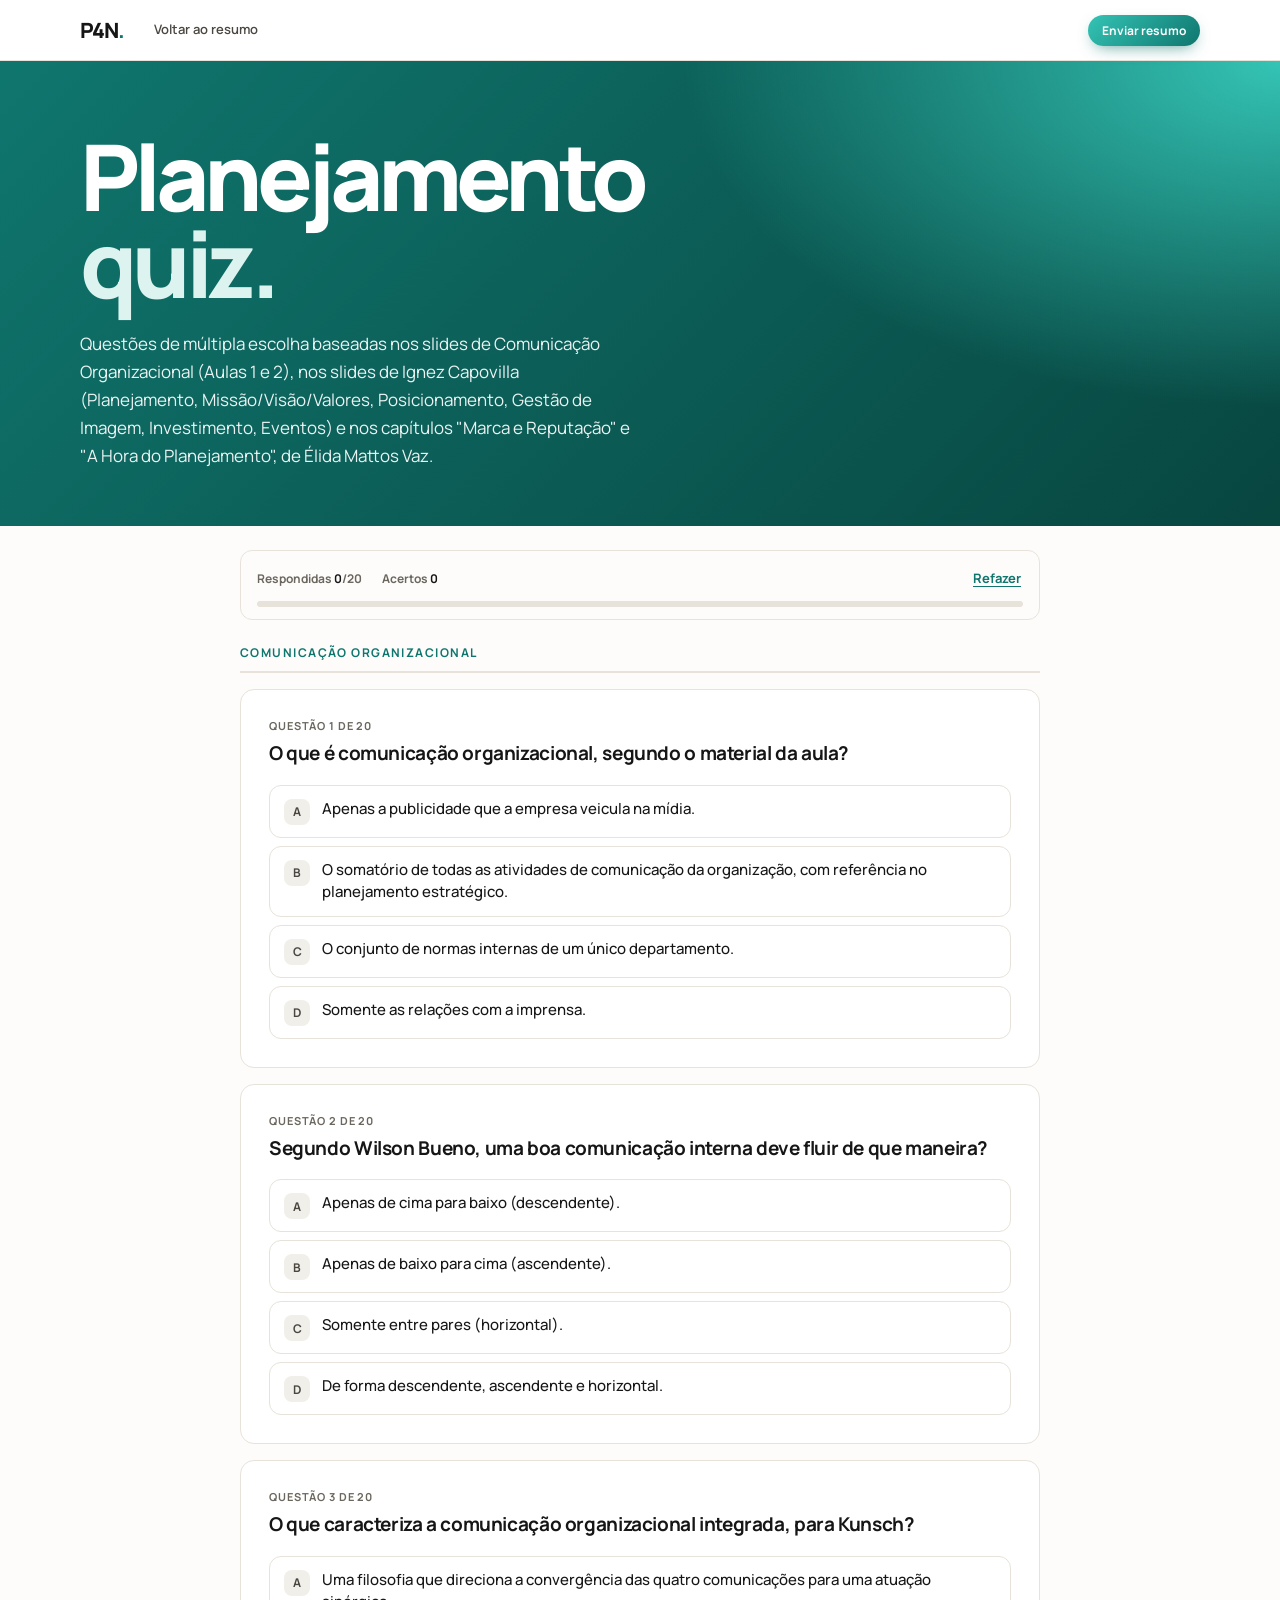
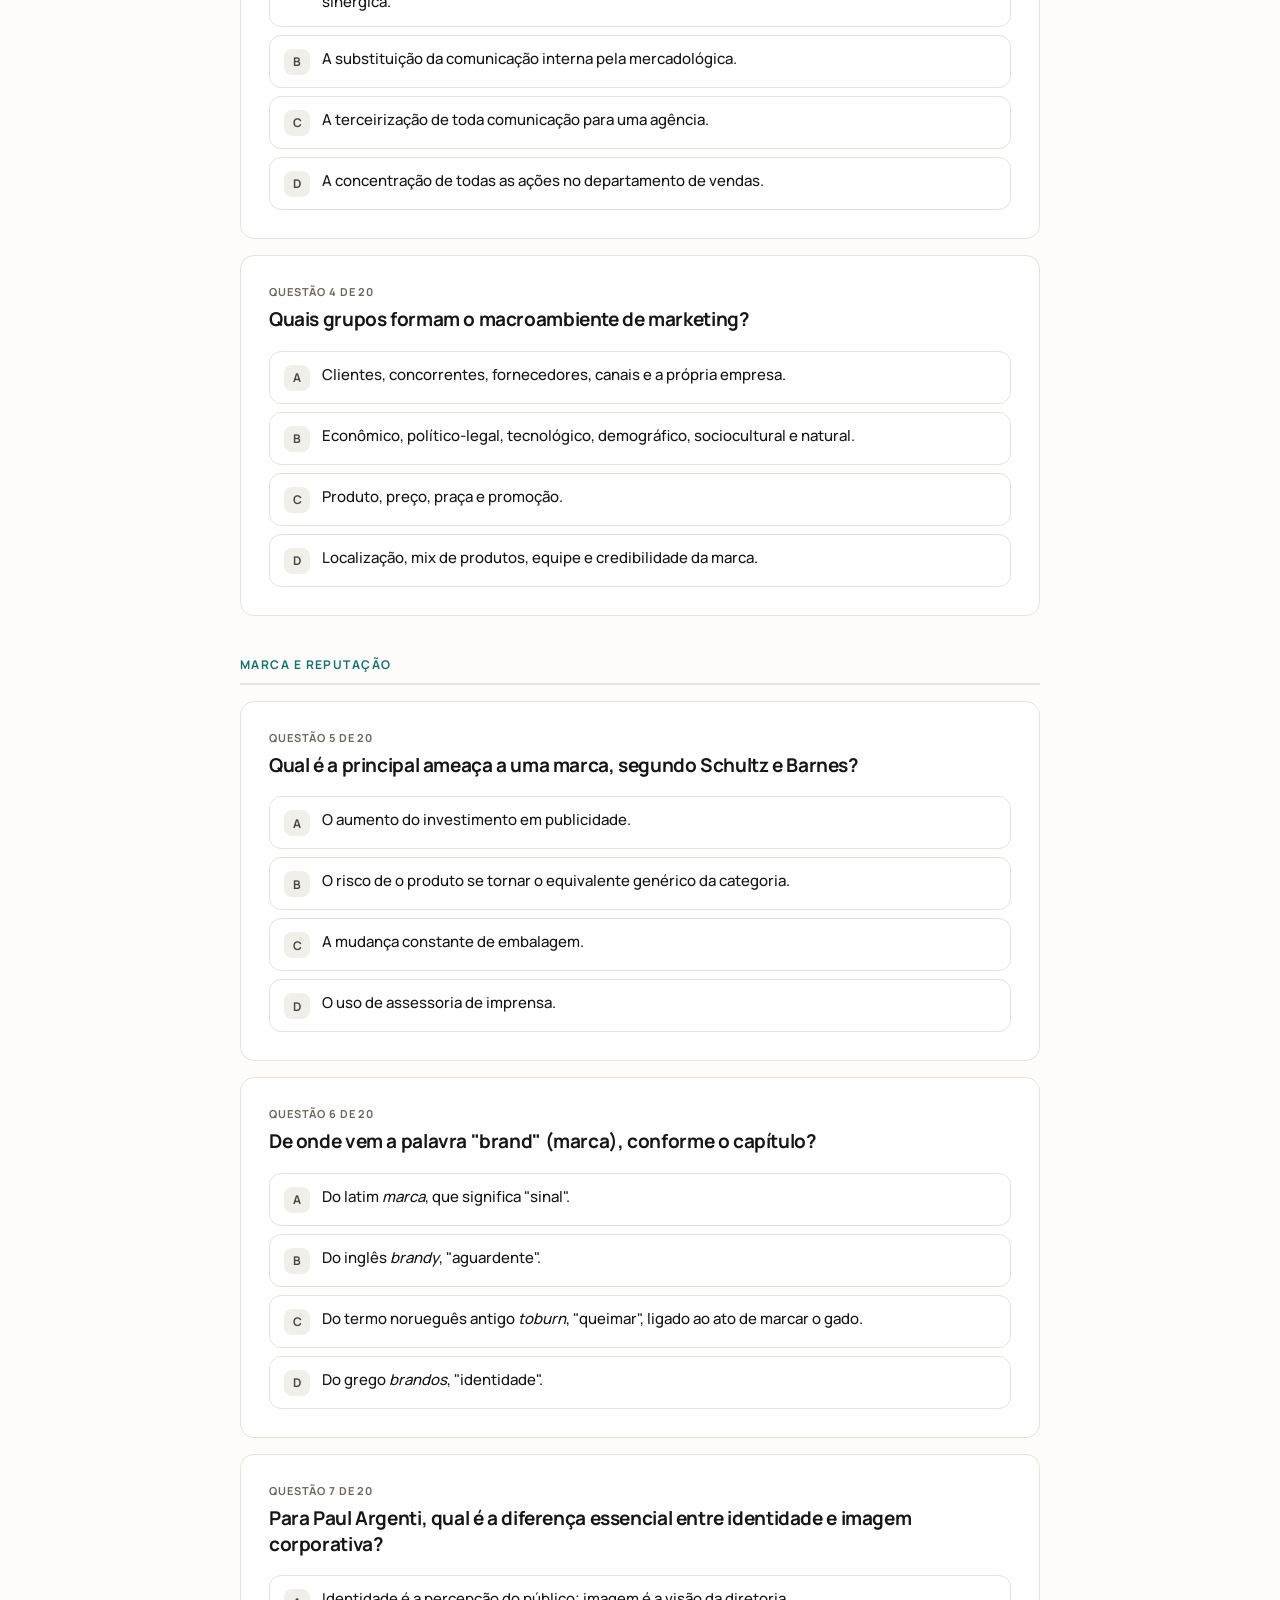
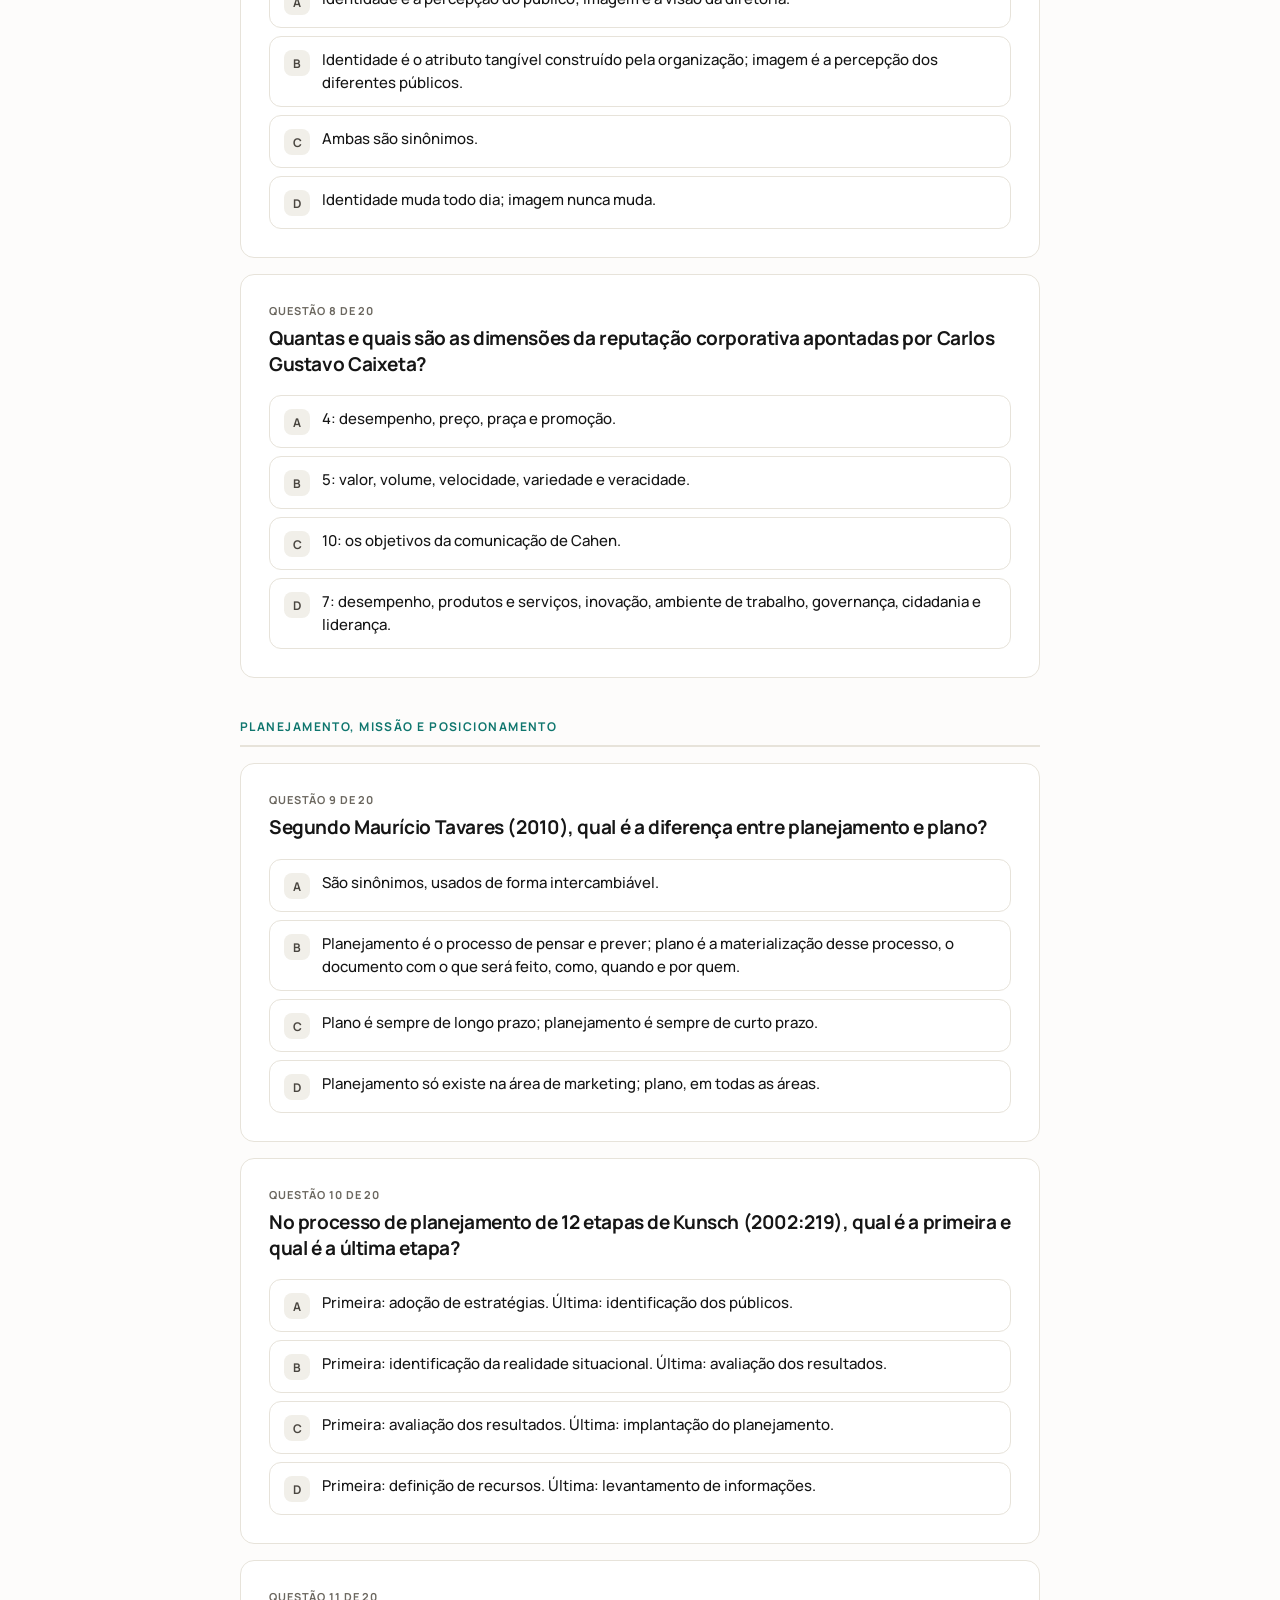
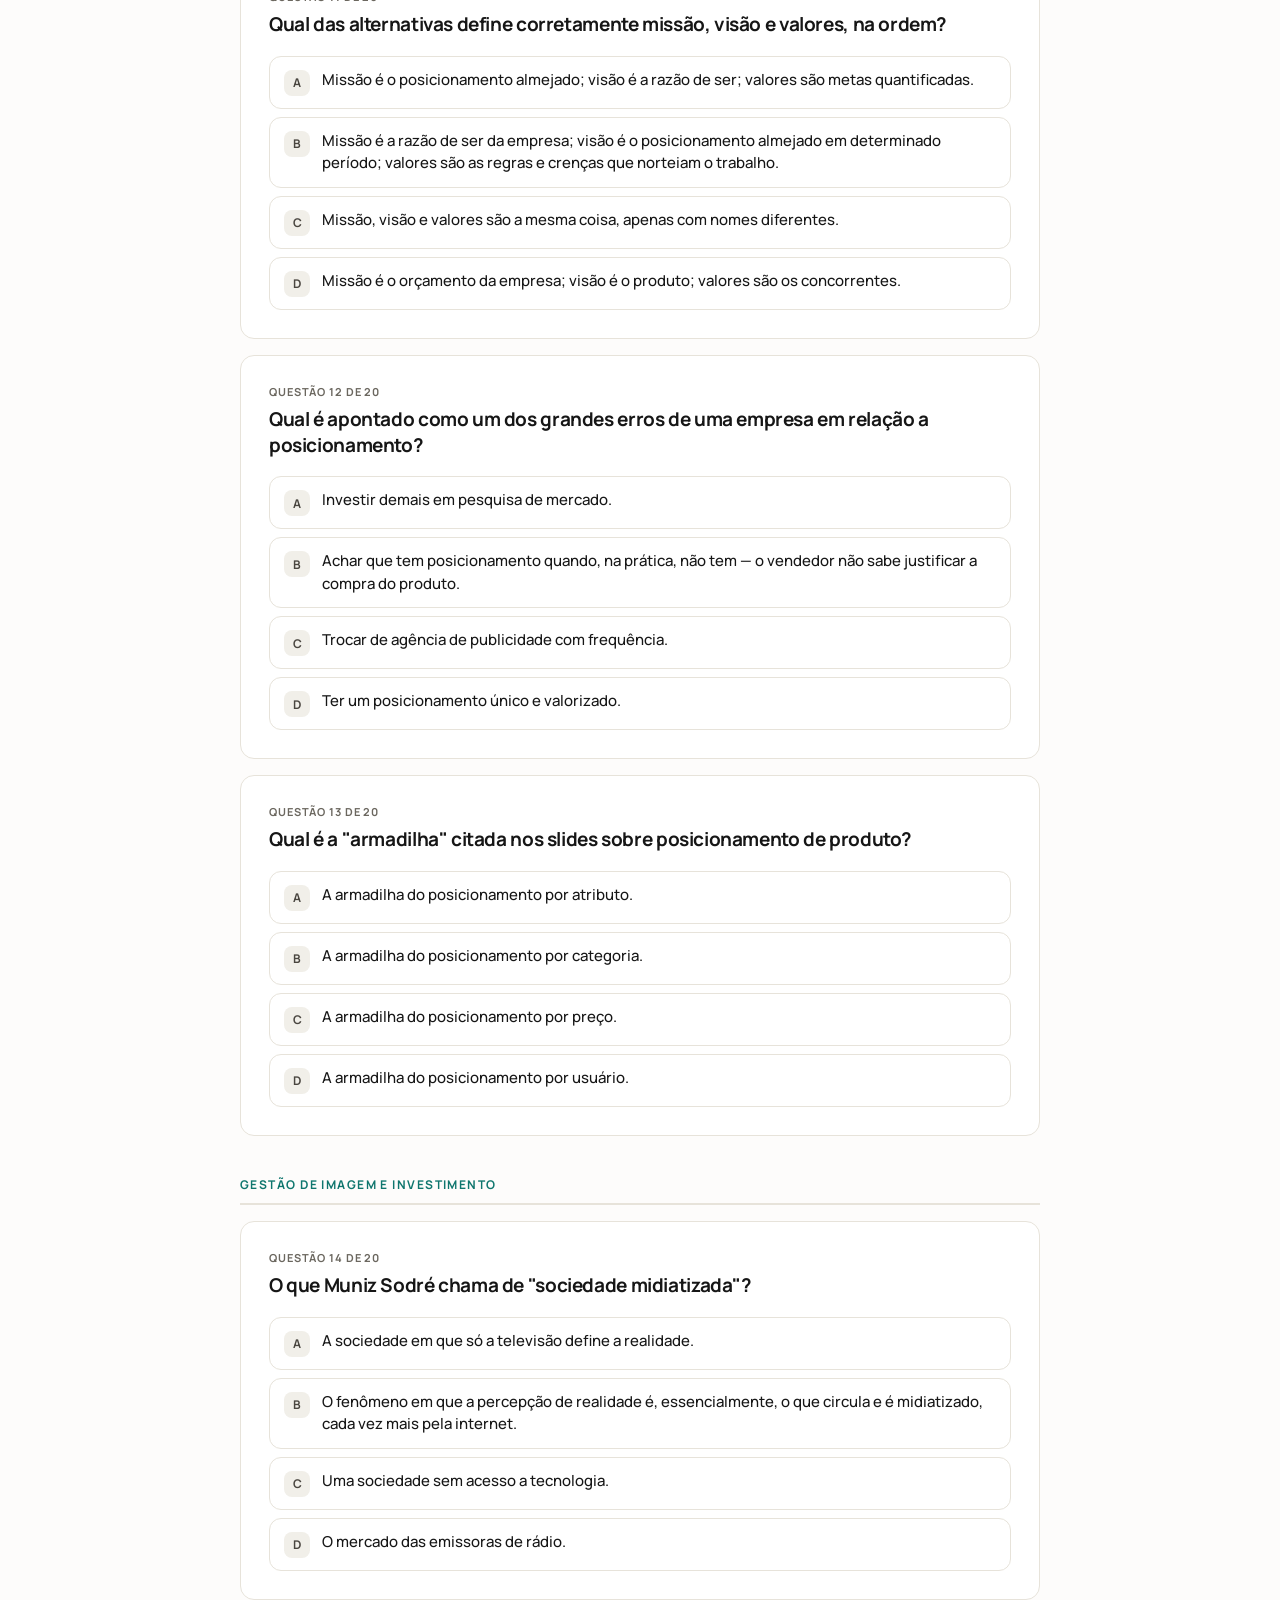
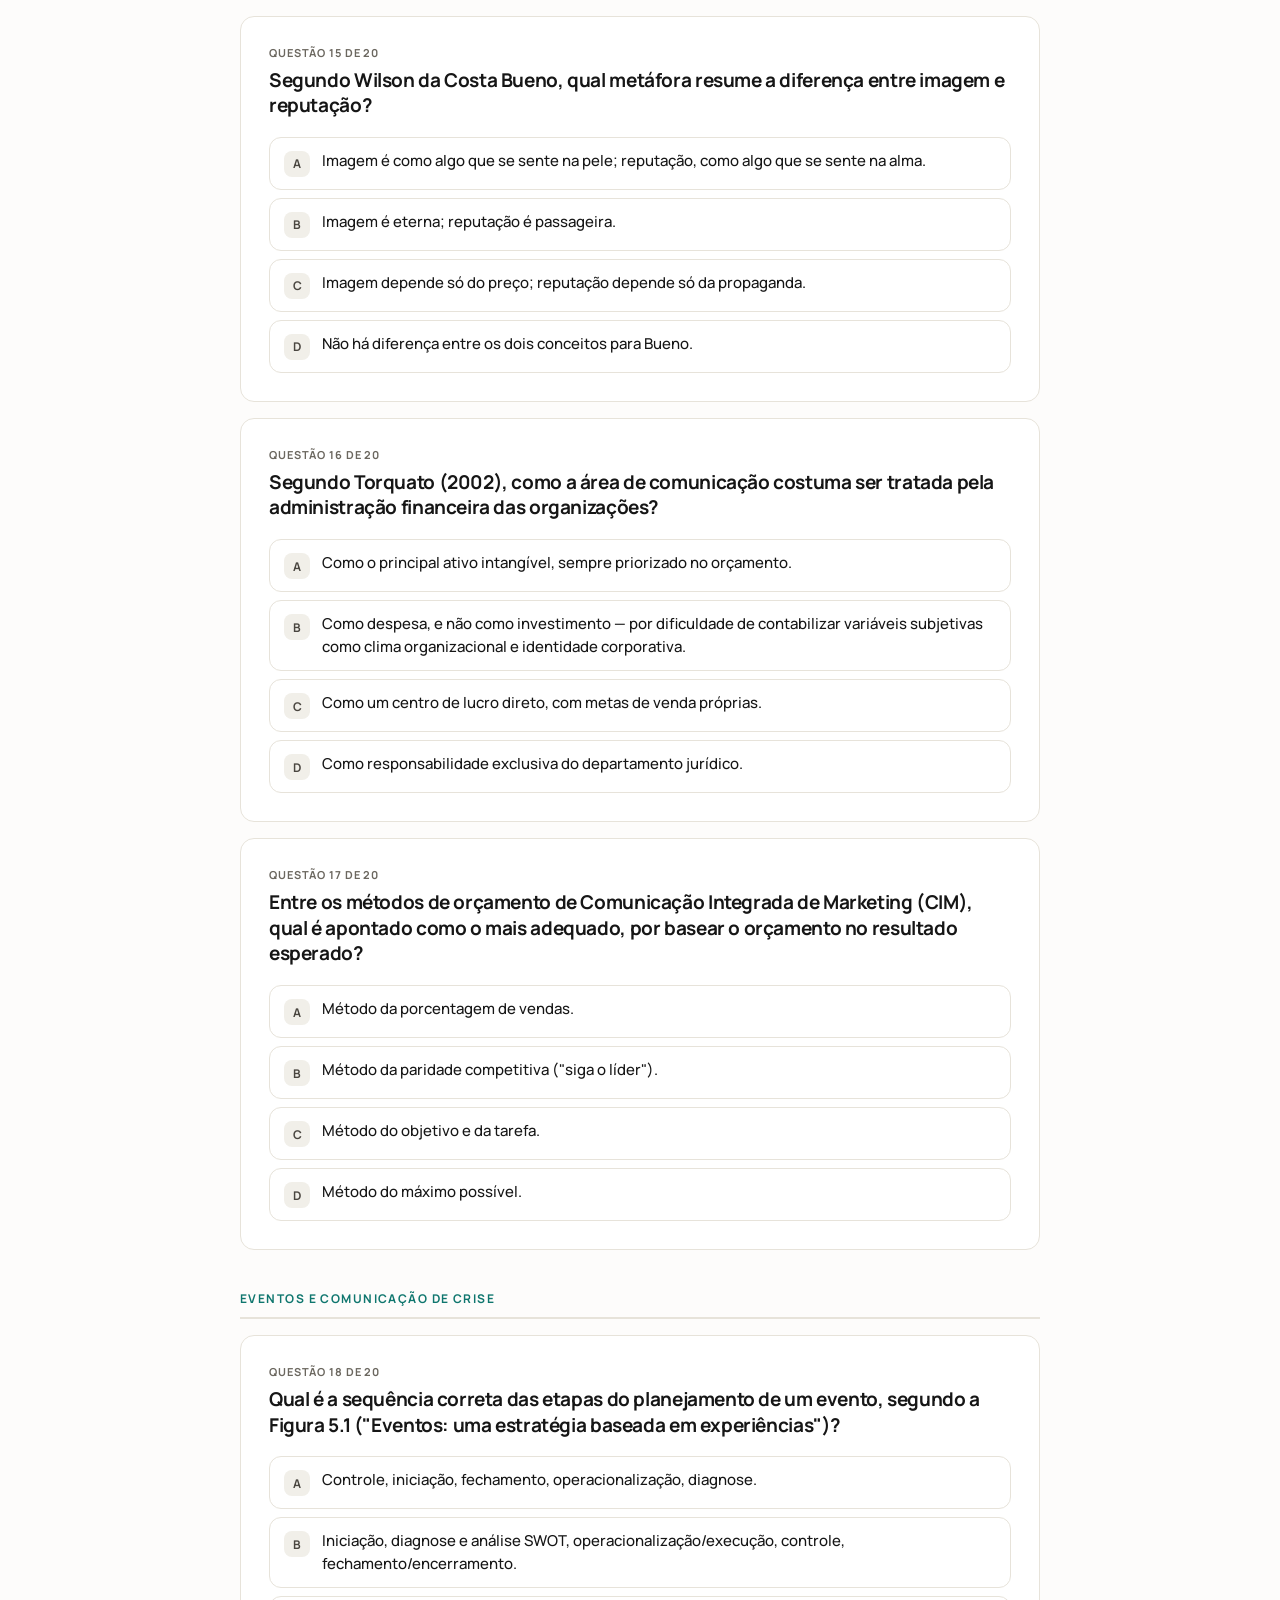
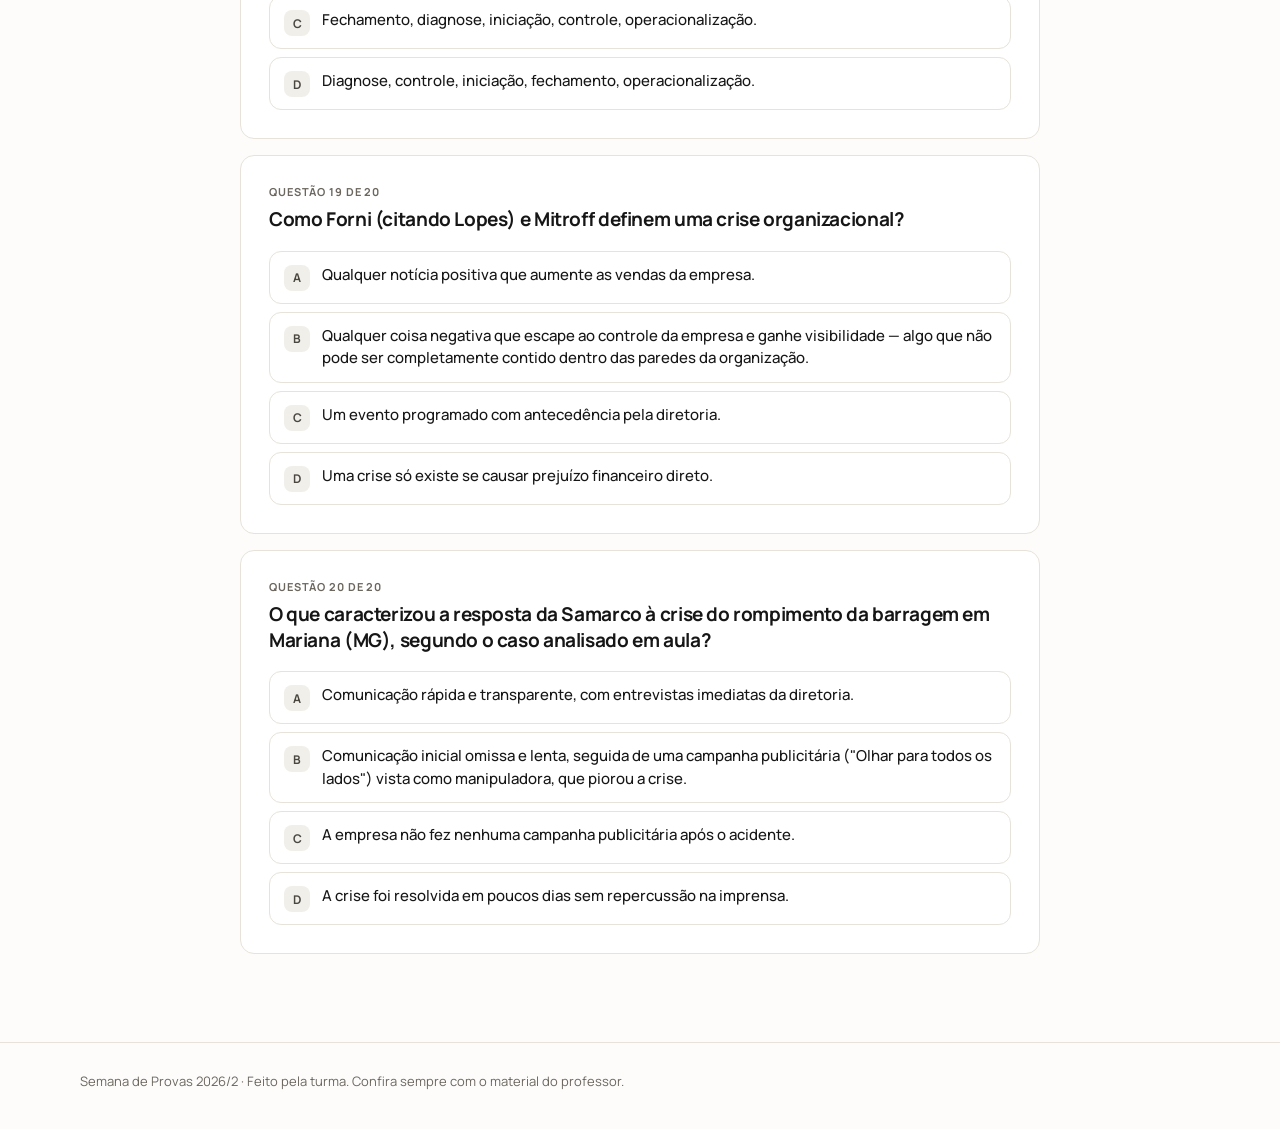
<file: docs/quiz-planejamento.html>
<!doctype html>
<html lang="pt-BR">
<head>
<meta charset="utf-8">
<meta name="viewport" content="width=device-width, initial-scale=1">
<meta name="description" content="Quiz de Planejamento e Estratégias de Comunicação Integrada com gabarito e explicação na hora.">
<meta name="theme-color" content="#0d0b11">
<title>Quiz de Planejamento · Semana de Provas</title>
<link rel="icon" href="data:image/svg+xml,%3Csvg xmlns='http://www.w3.org/2000/svg' viewBox='0 0 24 24'%3E%3Cpath fill='%23e85d9e' d='M12 3L1 9l11 6l9-4.91V17h2V9M5 13.18v4L12 21l7-3.82v-4L12 17z'/%3E%3C/svg%3E">
<link rel="preconnect" href="https://fonts.googleapis.com"><link rel="preconnect" href="https://fonts.gstatic.com" crossorigin><link href="https://fonts.googleapis.com/css2?family=Manrope:wght@400;500;600;700;800&display=swap" rel="stylesheet">
<link rel="stylesheet" href="style.css?v=cdbc5a06">
<script src="app.js?v=583c9f27" defer></script>
</head>
<body class="page-light accent-teal">
<a class="skip" href="#conteudo">Pular para o conteúdo</a>
<header class="topbar"><div class="wrap topbar-in"><a class="brand" href="index.html" aria-label="Início">P4N<span>.</span></a><nav class="toplinks" aria-label="Seções"><a href="planejamento-comunicacao-integrada.html">Voltar ao resumo</a></nav><a class="top-cta" href="https://drive.google.com/drive/folders/1ZEse542tBFMzU_K1Bm_n62pYWgQAYsZ6" target="_blank" rel="noreferrer">Enviar resumo</a></div></header>
<header class="hero hero-sub"><div class="wrap hero-in"><h1>Planejamento<br><em>quiz.</em></h1><p class="lede">Questões de múltipla escolha baseadas nos slides de Comunicação Organizacional (Aulas 1 e 2), nos slides de Ignez Capovilla (Planejamento, Missão/Visão/Valores, Posicionamento, Gestão de Imagem, Investimento, Eventos) e nos capítulos "Marca e Reputação" e "A Hora do Planejamento", de Élida Mattos Vaz.</p></div></header>
<main id="conteudo" class="wrap quiz-wrap"><div class="quiz-bar" role="status" aria-live="polite"><div class="quiz-stats"><span>Respondidas <strong data-answered>0</strong>/<span data-total>20</span></span><span>Acertos <strong data-correct>0</strong></span></div><button type="button" class="link-btn" data-reset>Refazer</button><div class="progress" aria-hidden="true"><i data-progress></i></div></div><div class="quiz" data-quiz="planejamento-comunicacao-integrada" data-total="20"><h2 class="quiz-group">Comunicação organizacional</h2><article class="question" id="q1" data-answer="B"><p class="q-num">Questão 1 de 20</p><h3>O que é comunicação organizacional, segundo o material da aula?</h3><div class="options"><button type="button" class="option" data-key="A"><span class="key">A</span><span class="opt-text">Apenas a publicidade que a empresa veicula na mídia.</span></button><button type="button" class="option" data-key="B"><span class="key">B</span><span class="opt-text">O somatório de todas as atividades de comunicação da organização, com referência no planejamento estratégico.</span></button><button type="button" class="option" data-key="C"><span class="key">C</span><span class="opt-text">O conjunto de normas internas de um único departamento.</span></button><button type="button" class="option" data-key="D"><span class="key">D</span><span class="opt-text">Somente as relações com a imprensa.</span></button></div><div class="explain" hidden><p><strong>Gabarito: B.</strong> É multidisciplinar: relações públicas, jornalismo, lobby, propaganda, promoções, pesquisa e marketing.</p></div></article><article class="question" id="q2" data-answer="D"><p class="q-num">Questão 2 de 20</p><h3>Segundo Wilson Bueno, uma boa comunicação interna deve fluir de que maneira?</h3><div class="options"><button type="button" class="option" data-key="A"><span class="key">A</span><span class="opt-text">Apenas de cima para baixo (descendente).</span></button><button type="button" class="option" data-key="B"><span class="key">B</span><span class="opt-text">Apenas de baixo para cima (ascendente).</span></button><button type="button" class="option" data-key="C"><span class="key">C</span><span class="opt-text">Somente entre pares (horizontal).</span></button><button type="button" class="option" data-key="D"><span class="key">D</span><span class="opt-text">De forma descendente, ascendente e horizontal.</span></button></div><div class="explain" hidden><p><strong>Gabarito: D.</strong> Restringir a comunicação interna ao fluxo descendente é o erro. O conceito de comunicação já pressupõe via de mão dupla.</p></div></article><article class="question" id="q3" data-answer="A"><p class="q-num">Questão 3 de 20</p><h3>O que caracteriza a comunicação organizacional integrada, para Kunsch?</h3><div class="options"><button type="button" class="option" data-key="A"><span class="key">A</span><span class="opt-text">Uma filosofia que direciona a convergência das quatro comunicações para uma atuação sinérgica.</span></button><button type="button" class="option" data-key="B"><span class="key">B</span><span class="opt-text">A substituição da comunicação interna pela mercadológica.</span></button><button type="button" class="option" data-key="C"><span class="key">C</span><span class="opt-text">A terceirização de toda comunicação para uma agência.</span></button><button type="button" class="option" data-key="D"><span class="key">D</span><span class="opt-text">A concentração de todas as ações no departamento de vendas.</span></button></div><div class="explain" hidden><p><strong>Gabarito: A.</strong> É a soma das atividades dos departamentos, que, apesar das diferenças, atuam de forma harmoniosa pelos objetivos da organização.</p></div></article><article class="question" id="q4" data-answer="B"><p class="q-num">Questão 4 de 20</p><h3>Quais grupos formam o macroambiente de marketing?</h3><div class="options"><button type="button" class="option" data-key="A"><span class="key">A</span><span class="opt-text">Clientes, concorrentes, fornecedores, canais e a própria empresa.</span></button><button type="button" class="option" data-key="B"><span class="key">B</span><span class="opt-text">Econômico, político-legal, tecnológico, demográfico, sociocultural e natural.</span></button><button type="button" class="option" data-key="C"><span class="key">C</span><span class="opt-text">Produto, preço, praça e promoção.</span></button><button type="button" class="option" data-key="D"><span class="key">D</span><span class="opt-text">Localização, mix de produtos, equipe e credibilidade da marca.</span></button></div><div class="explain" hidden><p><strong>Gabarito: B.</strong> A é microambiente, C são os 4 Ps e D descreve fatores controláveis da empresa. O macroambiente é formado por forças que não são controláveis.</p></div></article><h2 class="quiz-group">Marca e reputação</h2><article class="question" id="q5" data-answer="B"><p class="q-num">Questão 5 de 20</p><h3>Qual é a principal ameaça a uma marca, segundo Schultz e Barnes?</h3><div class="options"><button type="button" class="option" data-key="A"><span class="key">A</span><span class="opt-text">O aumento do investimento em publicidade.</span></button><button type="button" class="option" data-key="B"><span class="key">B</span><span class="opt-text">O risco de o produto se tornar o equivalente genérico da categoria.</span></button><button type="button" class="option" data-key="C"><span class="key">C</span><span class="opt-text">A mudança constante de embalagem.</span></button><button type="button" class="option" data-key="D"><span class="key">D</span><span class="opt-text">O uso de assessoria de imprensa.</span></button></div><div class="explain" hidden><p><strong>Gabarito: B.</strong> Foi o que aconteceu com os nomes "elevador" e "telefone", que perderam poder de marca.</p></div></article><article class="question" id="q6" data-answer="C"><p class="q-num">Questão 6 de 20</p><h3>De onde vem a palavra "brand" (marca), conforme o capítulo?</h3><div class="options"><button type="button" class="option" data-key="A"><span class="key">A</span><span class="opt-text">Do latim <em>marca</em>, que significa "sinal".</span></button><button type="button" class="option" data-key="B"><span class="key">B</span><span class="opt-text">Do inglês <em>brandy</em>, "aguardente".</span></button><button type="button" class="option" data-key="C"><span class="key">C</span><span class="opt-text">Do termo norueguês antigo <em>toburn</em>, "queimar", ligado ao ato de marcar o gado.</span></button><button type="button" class="option" data-key="D"><span class="key">D</span><span class="opt-text">Do grego <em>brandos</em>, "identidade".</span></button></div><div class="explain" hidden><p><strong>Gabarito: C.</strong> A marca indicava a fonte ou o proprietário do produto. Depois passou a diferenciar produtores de artigos semelhantes.</p></div></article><article class="question" id="q7" data-answer="B"><p class="q-num">Questão 7 de 20</p><h3>Para Paul Argenti, qual é a diferença essencial entre identidade e imagem corporativa?</h3><div class="options"><button type="button" class="option" data-key="A"><span class="key">A</span><span class="opt-text">Identidade é a percepção do público; imagem é a visão da diretoria.</span></button><button type="button" class="option" data-key="B"><span class="key">B</span><span class="opt-text">Identidade é o atributo tangível construído pela organização; imagem é a percepção dos diferentes públicos.</span></button><button type="button" class="option" data-key="C"><span class="key">C</span><span class="opt-text">Ambas são sinônimos.</span></button><button type="button" class="option" data-key="D"><span class="key">D</span><span class="opt-text">Identidade muda todo dia; imagem nunca muda.</span></button></div><div class="explain" hidden><p><strong>Gabarito: B.</strong> A identidade pode ser construída exclusivamente pela organização. A imagem é percepção e depende do comportamento diário de todos os integrantes.</p></div></article><article class="question" id="q8" data-answer="D"><p class="q-num">Questão 8 de 20</p><h3>Quantas e quais são as dimensões da reputação corporativa apontadas por Carlos Gustavo Caixeta?</h3><div class="options"><button type="button" class="option" data-key="A"><span class="key">A</span><span class="opt-text">4: desempenho, preço, praça e promoção.</span></button><button type="button" class="option" data-key="B"><span class="key">B</span><span class="opt-text">5: valor, volume, velocidade, variedade e veracidade.</span></button><button type="button" class="option" data-key="C"><span class="key">C</span><span class="opt-text">10: os objetivos da comunicação de Cahen.</span></button><button type="button" class="option" data-key="D"><span class="key">D</span><span class="opt-text">7: desempenho, produtos e serviços, inovação, ambiente de trabalho, governança, cidadania e liderança.</span></button></div><div class="explain" hidden><p><strong>Gabarito: D.</strong> Sete dimensões. B é o Big Data (5 Vs) e C mistura autores.</p></div></article><h2 class="quiz-group">Planejamento, missão e posicionamento</h2><article class="question" id="q9" data-answer="B"><p class="q-num">Questão 9 de 20</p><h3>Segundo Maurício Tavares (2010), qual é a diferença entre planejamento e plano?</h3><div class="options"><button type="button" class="option" data-key="A"><span class="key">A</span><span class="opt-text">São sinônimos, usados de forma intercambiável.</span></button><button type="button" class="option" data-key="B"><span class="key">B</span><span class="opt-text">Planejamento é o processo de pensar e prever; plano é a materialização desse processo, o documento com o que será feito, como, quando e por quem.</span></button><button type="button" class="option" data-key="C"><span class="key">C</span><span class="opt-text">Plano é sempre de longo prazo; planejamento é sempre de curto prazo.</span></button><button type="button" class="option" data-key="D"><span class="key">D</span><span class="opt-text">Planejamento só existe na área de marketing; plano, em todas as áreas.</span></button></div><div class="explain" hidden><p><strong>Gabarito: B.</strong> Planejamento é ato/processo de pensar e definir; plano é o documento que organiza a execução.</p></div></article><article class="question" id="q10" data-answer="B"><p class="q-num">Questão 10 de 20</p><h3>No processo de planejamento de 12 etapas de Kunsch (2002:219), qual é a primeira e qual é a última etapa?</h3><div class="options"><button type="button" class="option" data-key="A"><span class="key">A</span><span class="opt-text">Primeira: adoção de estratégias. Última: identificação dos públicos.</span></button><button type="button" class="option" data-key="B"><span class="key">B</span><span class="opt-text">Primeira: identificação da realidade situacional. Última: avaliação dos resultados.</span></button><button type="button" class="option" data-key="C"><span class="key">C</span><span class="opt-text">Primeira: avaliação dos resultados. Última: implantação do planejamento.</span></button><button type="button" class="option" data-key="D"><span class="key">D</span><span class="opt-text">Primeira: definição de recursos. Última: levantamento de informações.</span></button></div><div class="explain" hidden><p><strong>Gabarito: B.</strong> O processo começa no diagnóstico da realidade e termina na avaliação — que realimenta um novo ciclo.</p></div></article><article class="question" id="q11" data-answer="B"><p class="q-num">Questão 11 de 20</p><h3>Qual das alternativas define corretamente missão, visão e valores, na ordem?</h3><div class="options"><button type="button" class="option" data-key="A"><span class="key">A</span><span class="opt-text">Missão é o posicionamento almejado; visão é a razão de ser; valores são metas quantificadas.</span></button><button type="button" class="option" data-key="B"><span class="key">B</span><span class="opt-text">Missão é a razão de ser da empresa; visão é o posicionamento almejado em determinado período; valores são as regras e crenças que norteiam o trabalho.</span></button><button type="button" class="option" data-key="C"><span class="key">C</span><span class="opt-text">Missão, visão e valores são a mesma coisa, apenas com nomes diferentes.</span></button><button type="button" class="option" data-key="D"><span class="key">D</span><span class="opt-text">Missão é o orçamento da empresa; visão é o produto; valores são os concorrentes.</span></button></div><div class="explain" hidden><p><strong>Gabarito: B.</strong> É a definição usada no passo a passo de Lupetti e nos exemplos de Avon e Apple.</p></div></article><article class="question" id="q12" data-answer="B"><p class="q-num">Questão 12 de 20</p><h3>Qual é apontado como um dos grandes erros de uma empresa em relação a posicionamento?</h3><div class="options"><button type="button" class="option" data-key="A"><span class="key">A</span><span class="opt-text">Investir demais em pesquisa de mercado.</span></button><button type="button" class="option" data-key="B"><span class="key">B</span><span class="opt-text">Achar que tem posicionamento quando, na prática, não tem — o vendedor não sabe justificar a compra do produto.</span></button><button type="button" class="option" data-key="C"><span class="key">C</span><span class="opt-text">Trocar de agência de publicidade com frequência.</span></button><button type="button" class="option" data-key="D"><span class="key">D</span><span class="opt-text">Ter um posicionamento único e valorizado.</span></button></div><div class="explain" hidden><p><strong>Gabarito: B.</strong> Um produto sem posicionamento claro é aquele que nem quem vende consegue justificar por que comprar.</p></div></article><article class="question" id="q13" data-answer="C"><p class="q-num">Questão 13 de 20</p><h3>Qual é a "armadilha" citada nos slides sobre posicionamento de produto?</h3><div class="options"><button type="button" class="option" data-key="A"><span class="key">A</span><span class="opt-text">A armadilha do posicionamento por atributo.</span></button><button type="button" class="option" data-key="B"><span class="key">B</span><span class="opt-text">A armadilha do posicionamento por categoria.</span></button><button type="button" class="option" data-key="C"><span class="key">C</span><span class="opt-text">A armadilha do posicionamento por preço.</span></button><button type="button" class="option" data-key="D"><span class="key">D</span><span class="opt-text">A armadilha do posicionamento por usuário.</span></button></div><div class="explain" hidden><p><strong>Gabarito: C.</strong> Posicionar-se só pelo preço é frágil, porque qualquer concorrente pode baixar o preço também.</p></div></article><h2 class="quiz-group">Gestão de imagem e investimento</h2><article class="question" id="q14" data-answer="B"><p class="q-num">Questão 14 de 20</p><h3>O que Muniz Sodré chama de "sociedade midiatizada"?</h3><div class="options"><button type="button" class="option" data-key="A"><span class="key">A</span><span class="opt-text">A sociedade em que só a televisão define a realidade.</span></button><button type="button" class="option" data-key="B"><span class="key">B</span><span class="opt-text">O fenômeno em que a percepção de realidade é, essencialmente, o que circula e é midiatizado, cada vez mais pela internet.</span></button><button type="button" class="option" data-key="C"><span class="key">C</span><span class="opt-text">Uma sociedade sem acesso a tecnologia.</span></button><button type="button" class="option" data-key="D"><span class="key">D</span><span class="opt-text">O mercado das emissoras de rádio.</span></button></div><div class="explain" hidden><p><strong>Gabarito: B.</strong> A midiatização é uma ordem de mediações sociais com ênfase na "tecnointeração" (Sodré, 2013).</p></div></article><article class="question" id="q15" data-answer="A"><p class="q-num">Questão 15 de 20</p><h3>Segundo Wilson da Costa Bueno, qual metáfora resume a diferença entre imagem e reputação?</h3><div class="options"><button type="button" class="option" data-key="A"><span class="key">A</span><span class="opt-text">Imagem é como algo que se sente na pele; reputação, como algo que se sente na alma.</span></button><button type="button" class="option" data-key="B"><span class="key">B</span><span class="opt-text">Imagem é eterna; reputação é passageira.</span></button><button type="button" class="option" data-key="C"><span class="key">C</span><span class="opt-text">Imagem depende só do preço; reputação depende só da propaganda.</span></button><button type="button" class="option" data-key="D"><span class="key">D</span><span class="opt-text">Não há diferença entre os dois conceitos para Bueno.</span></button></div><div class="explain" hidden><p><strong>Gabarito: A.</strong> A reputação é menos fluida, construída num prazo maior — por isso a maioria das organizações tem imagem, mas poucas chegam a ter reputação.</p></div></article><article class="question" id="q16" data-answer="B"><p class="q-num">Questão 16 de 20</p><h3>Segundo Torquato (2002), como a área de comunicação costuma ser tratada pela administração financeira das organizações?</h3><div class="options"><button type="button" class="option" data-key="A"><span class="key">A</span><span class="opt-text">Como o principal ativo intangível, sempre priorizado no orçamento.</span></button><button type="button" class="option" data-key="B"><span class="key">B</span><span class="opt-text">Como despesa, e não como investimento — por dificuldade de contabilizar variáveis subjetivas como clima organizacional e identidade corporativa.</span></button><button type="button" class="option" data-key="C"><span class="key">C</span><span class="opt-text">Como um centro de lucro direto, com metas de venda próprias.</span></button><button type="button" class="option" data-key="D"><span class="key">D</span><span class="opt-text">Como responsabilidade exclusiva do departamento jurídico.</span></button></div><div class="explain" hidden><p><strong>Gabarito: B.</strong> É justamente essa dificuldade de mensuração que faz a comunicação ser vista como custo, não como investimento.</p></div></article><article class="question" id="q17" data-answer="C"><p class="q-num">Questão 17 de 20</p><h3>Entre os métodos de orçamento de Comunicação Integrada de Marketing (CIM), qual é apontado como o mais adequado, por basear o orçamento no resultado esperado?</h3><div class="options"><button type="button" class="option" data-key="A"><span class="key">A</span><span class="opt-text">Método da porcentagem de vendas.</span></button><button type="button" class="option" data-key="B"><span class="key">B</span><span class="opt-text">Método da paridade competitiva ("siga o líder").</span></button><button type="button" class="option" data-key="C"><span class="key">C</span><span class="opt-text">Método do objetivo e da tarefa.</span></button><button type="button" class="option" data-key="D"><span class="key">D</span><span class="opt-text">Método do máximo possível.</span></button></div><div class="explain" hidden><p><strong>Gabarito: C.</strong> Ele especifica o objetivo de marketing, as variáveis de CIM necessárias e os níveis de resposta mensuráveis antes de orçar.</p></div></article><h2 class="quiz-group">Eventos e comunicação de crise</h2><article class="question" id="q18" data-answer="B"><p class="q-num">Questão 18 de 20</p><h3>Qual é a sequência correta das etapas do planejamento de um evento, segundo a Figura 5.1 ("Eventos: uma estratégia baseada em experiências")?</h3><div class="options"><button type="button" class="option" data-key="A"><span class="key">A</span><span class="opt-text">Controle, iniciação, fechamento, operacionalização, diagnose.</span></button><button type="button" class="option" data-key="B"><span class="key">B</span><span class="opt-text">Iniciação, diagnose e análise SWOT, operacionalização/execução, controle, fechamento/encerramento.</span></button><button type="button" class="option" data-key="C"><span class="key">C</span><span class="opt-text">Fechamento, diagnose, iniciação, controle, operacionalização.</span></button><button type="button" class="option" data-key="D"><span class="key">D</span><span class="opt-text">Diagnose, controle, iniciação, fechamento, operacionalização.</span></button></div><div class="explain" hidden><p><strong>Gabarito: B.</strong> As etapas seguem essa ordem, com um ciclo de feedback realimentando o processo.</p></div></article><article class="question" id="q19" data-answer="B"><p class="q-num">Questão 19 de 20</p><h3>Como Forni (citando Lopes) e Mitroff definem uma crise organizacional?</h3><div class="options"><button type="button" class="option" data-key="A"><span class="key">A</span><span class="opt-text">Qualquer notícia positiva que aumente as vendas da empresa.</span></button><button type="button" class="option" data-key="B"><span class="key">B</span><span class="opt-text">Qualquer coisa negativa que escape ao controle da empresa e ganhe visibilidade — algo que não pode ser completamente contido dentro das paredes da organização.</span></button><button type="button" class="option" data-key="C"><span class="key">C</span><span class="opt-text">Um evento programado com antecedência pela diretoria.</span></button><button type="button" class="option" data-key="D"><span class="key">D</span><span class="opt-text">Uma crise só existe se causar prejuízo financeiro direto.</span></button></div><div class="explain" hidden><p><strong>Gabarito: B.</strong> É esse escape ao controle, somado à visibilidade pública, que caracteriza a crise.</p></div></article><article class="question" id="q20" data-answer="B"><p class="q-num">Questão 20 de 20</p><h3>O que caracterizou a resposta da Samarco à crise do rompimento da barragem em Mariana (MG), segundo o caso analisado em aula?</h3><div class="options"><button type="button" class="option" data-key="A"><span class="key">A</span><span class="opt-text">Comunicação rápida e transparente, com entrevistas imediatas da diretoria.</span></button><button type="button" class="option" data-key="B"><span class="key">B</span><span class="opt-text">Comunicação inicial omissa e lenta, seguida de uma campanha publicitária ("Olhar para todos os lados") vista como manipuladora, que piorou a crise.</span></button><button type="button" class="option" data-key="C"><span class="key">C</span><span class="opt-text">A empresa não fez nenhuma campanha publicitária após o acidente.</span></button><button type="button" class="option" data-key="D"><span class="key">D</span><span class="opt-text">A crise foi resolvida em poucos dias sem repercussão na imprensa.</span></button></div><div class="explain" hidden><p><strong>Gabarito: B.</strong> A falta de porta-vozes nas primeiras semanas e a campanha posterior, mal recebida, são citadas como erros clássicos de comunicação de crise.</p></div></article></div><section class="result" data-result hidden><h2 data-result-title></h2><p data-result-text></p><div class="hero-actions"><button type="button" class="button" data-reset>Refazer o quiz</button><a class="button ghost" href="planejamento-comunicacao-integrada.html#resumo">Voltar ao resumo</a><button type="button" class="button ghost" data-first-wrong hidden>Ver primeiro erro</button></div></section></main>
<footer class="footer"><div class="wrap">Semana de Provas 2026/2 · Feito pela turma. Confira sempre com o material do professor.</div></footer>
</body>
</html>
</file>
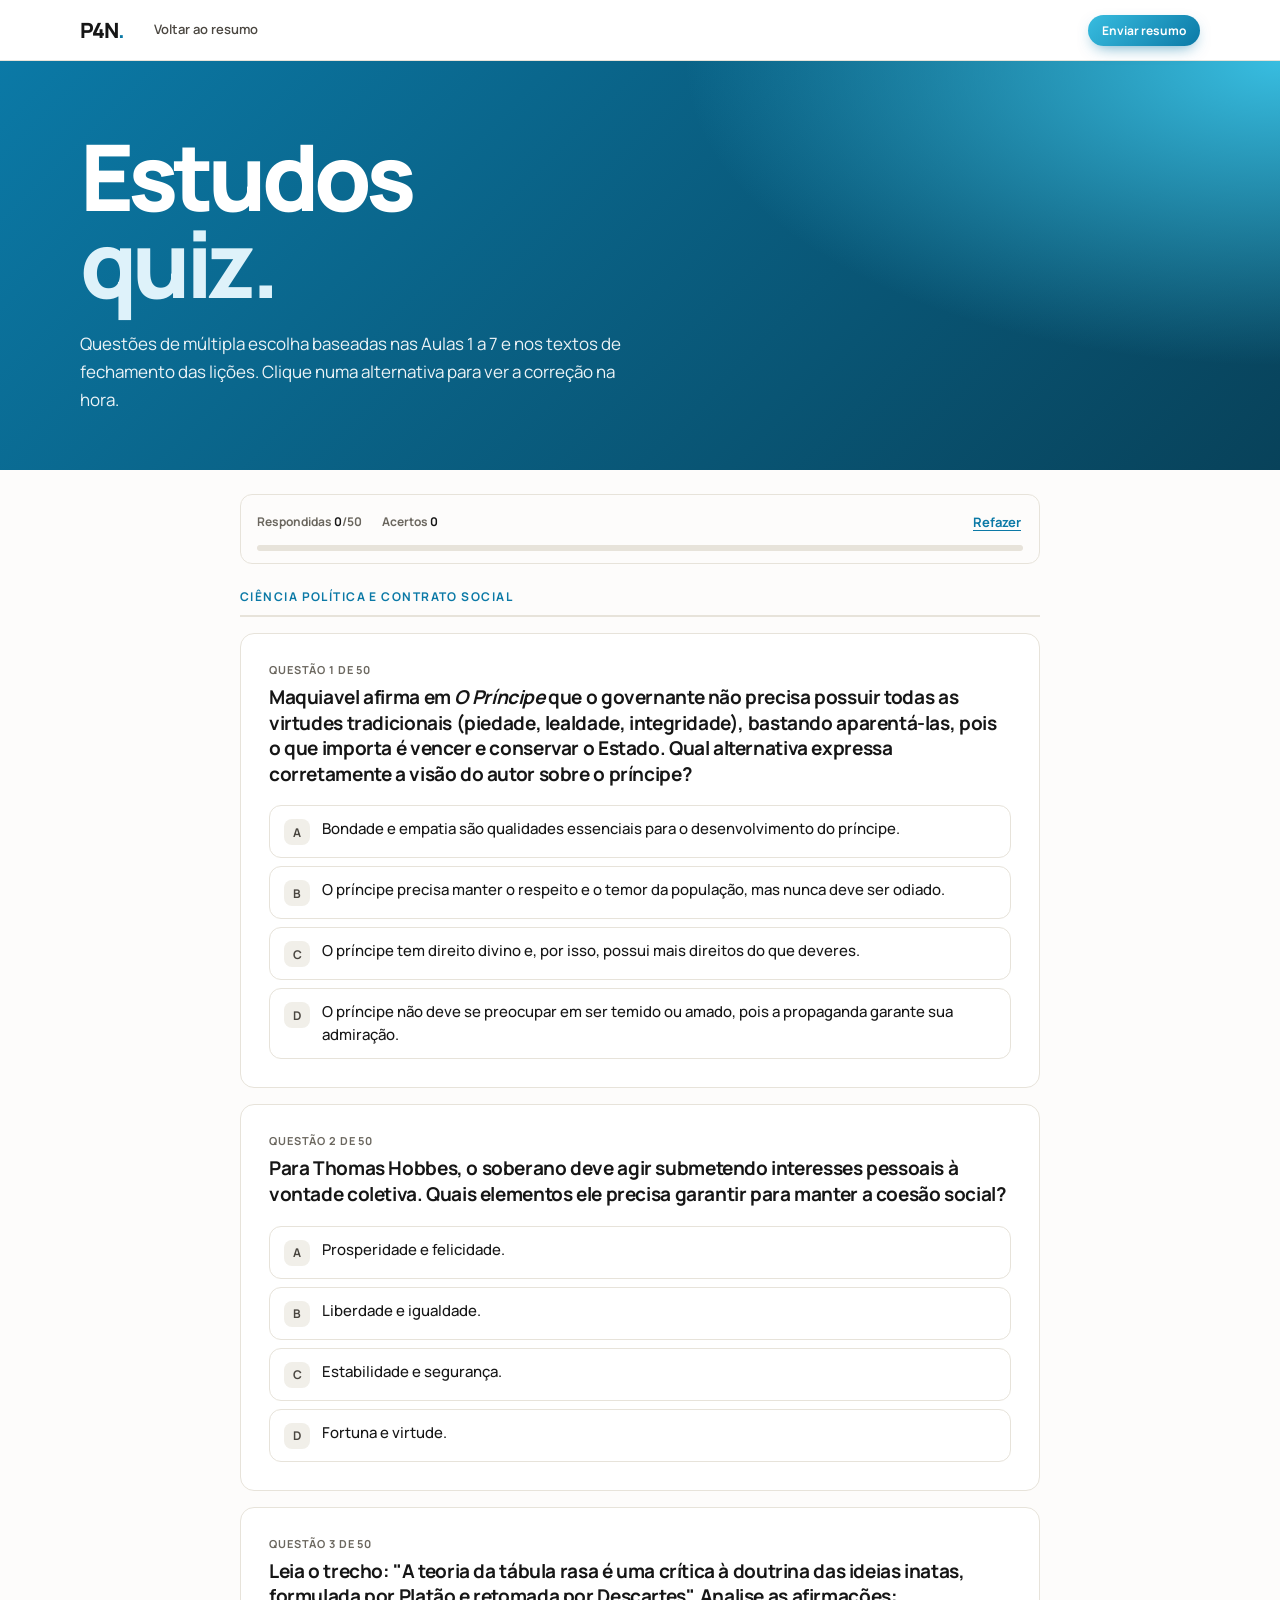
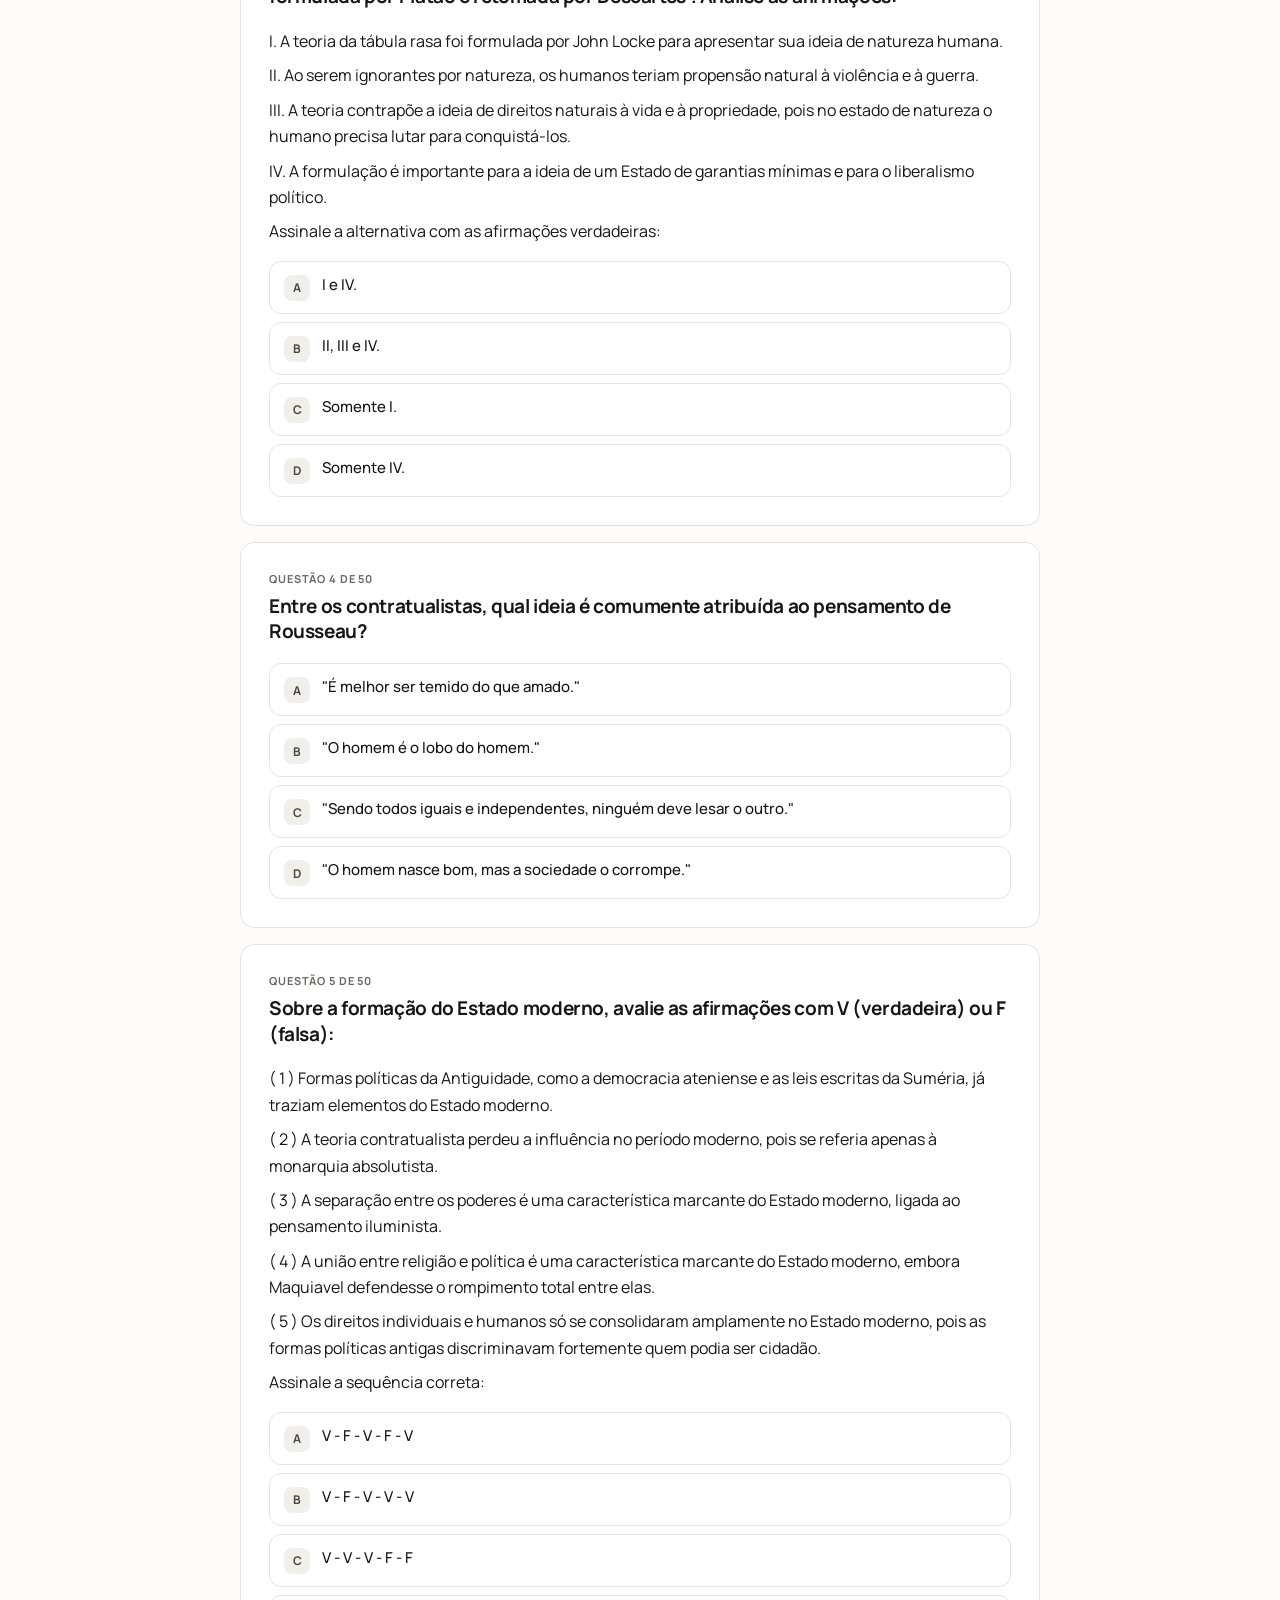
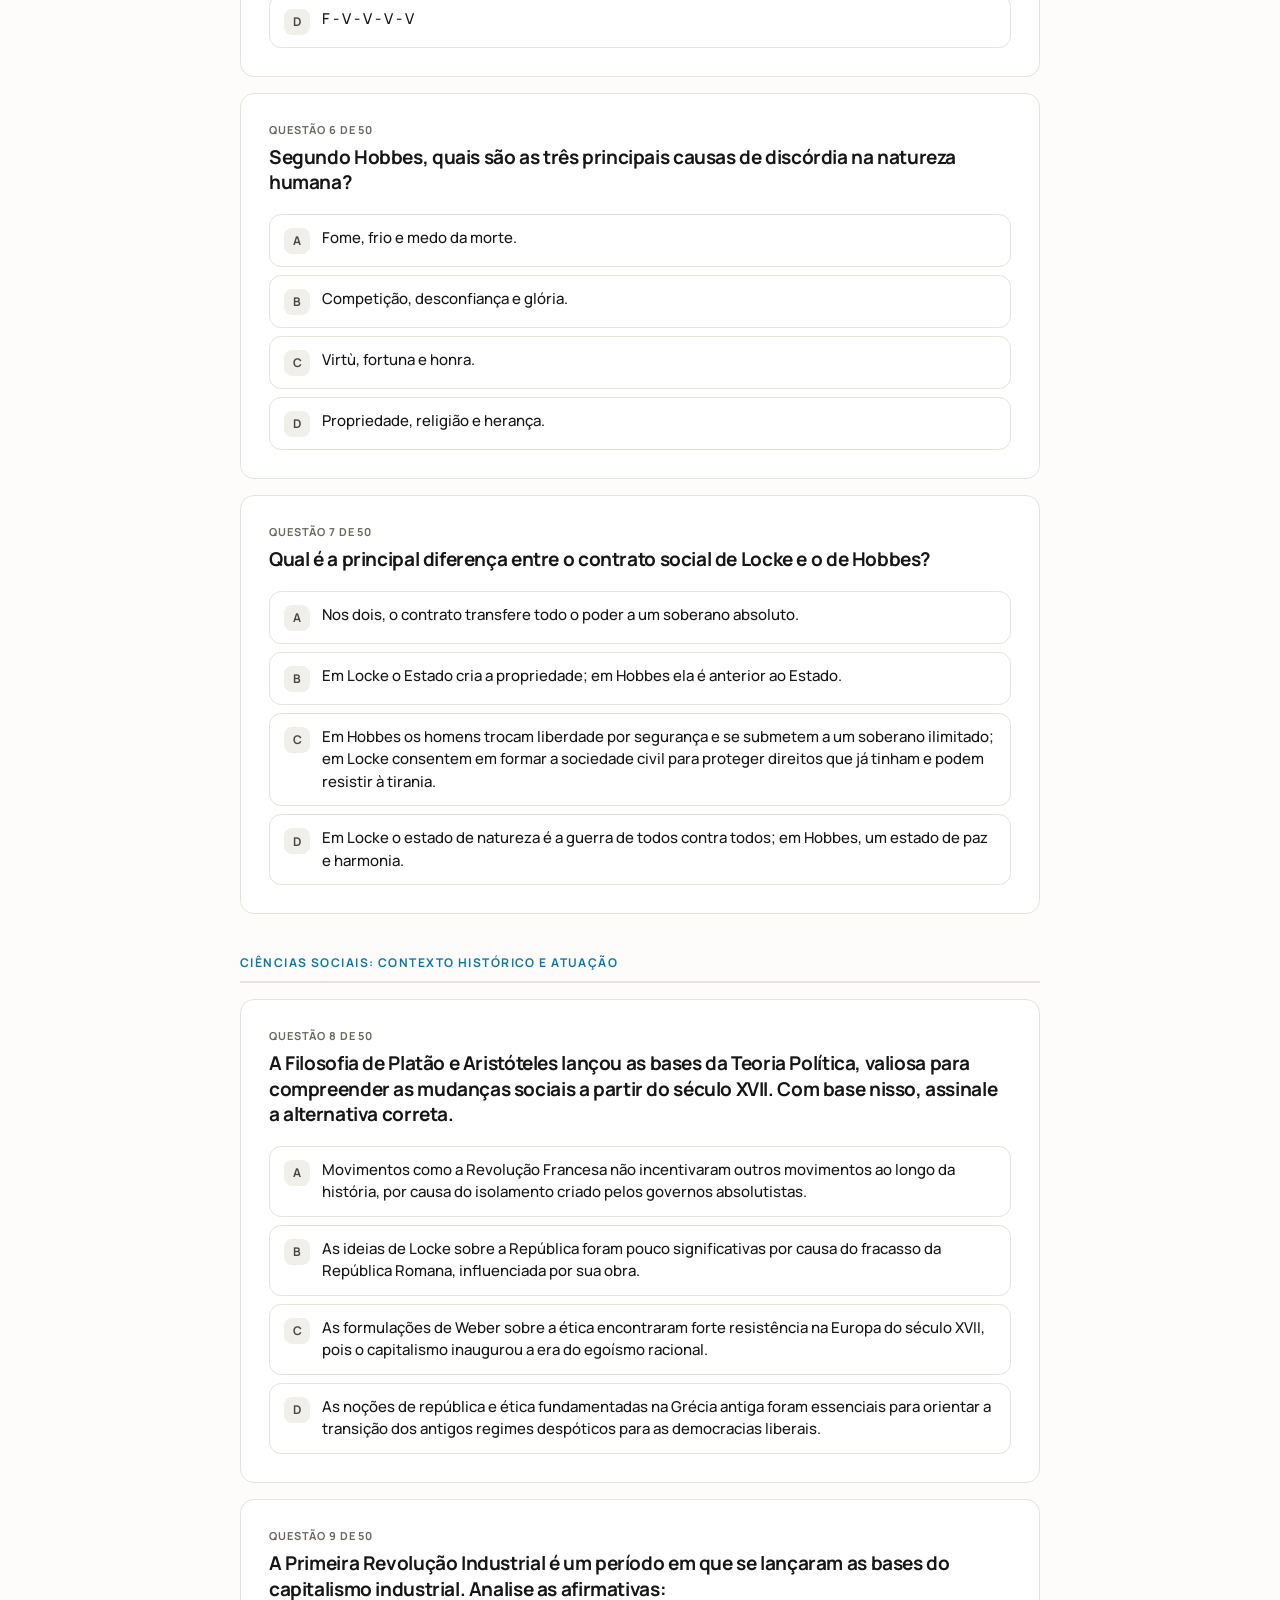
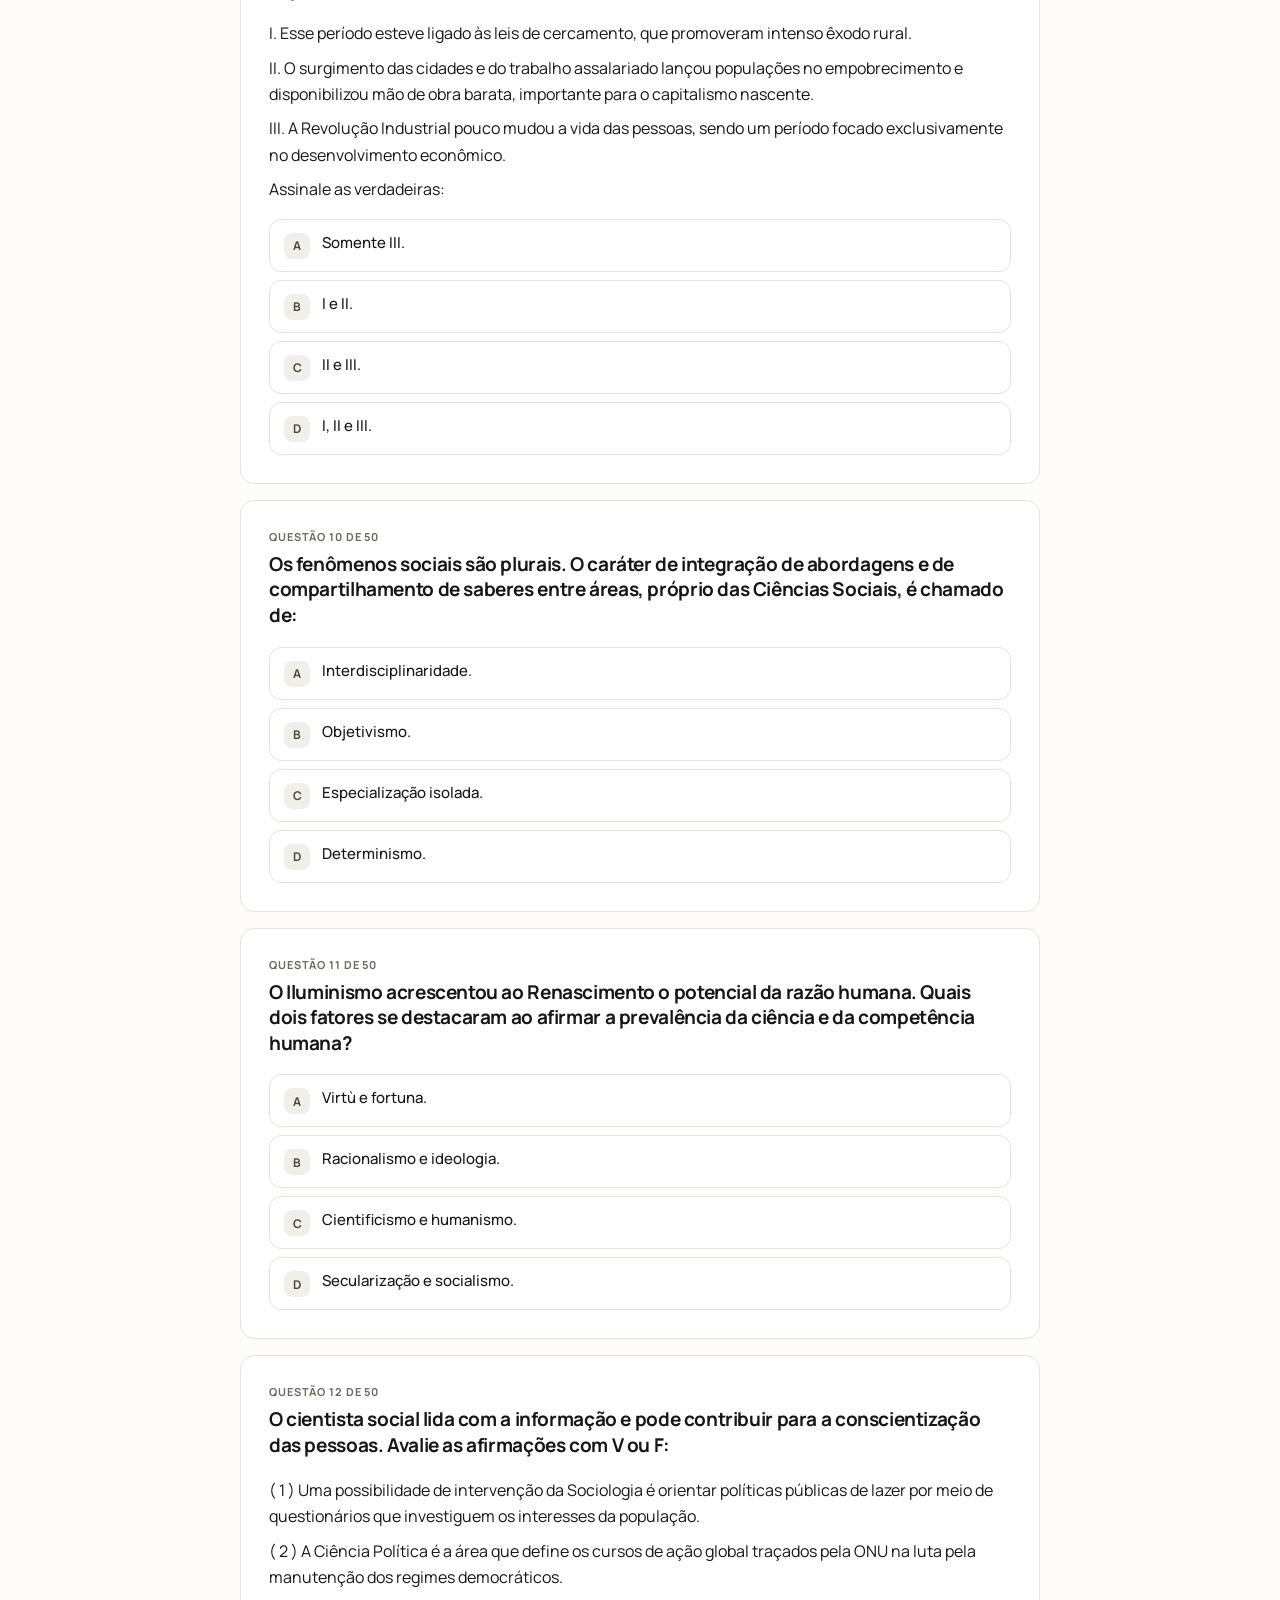
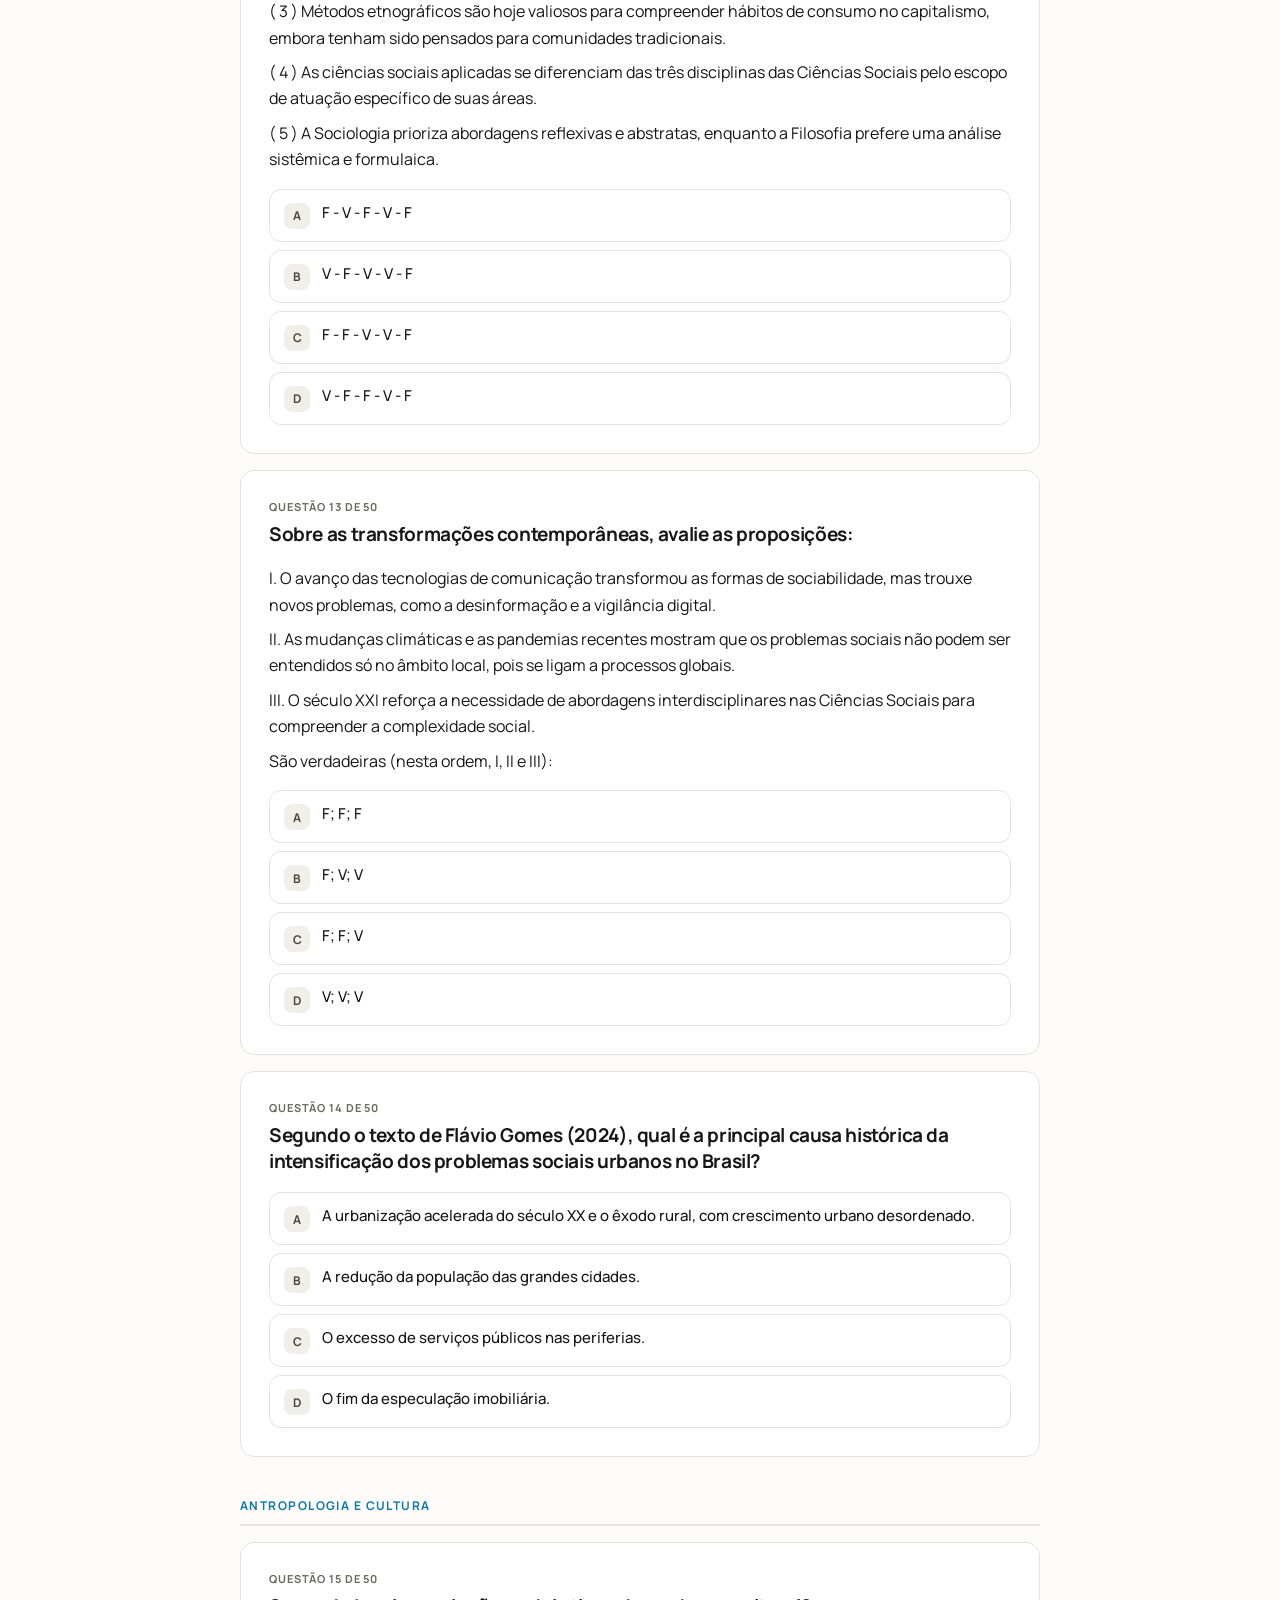
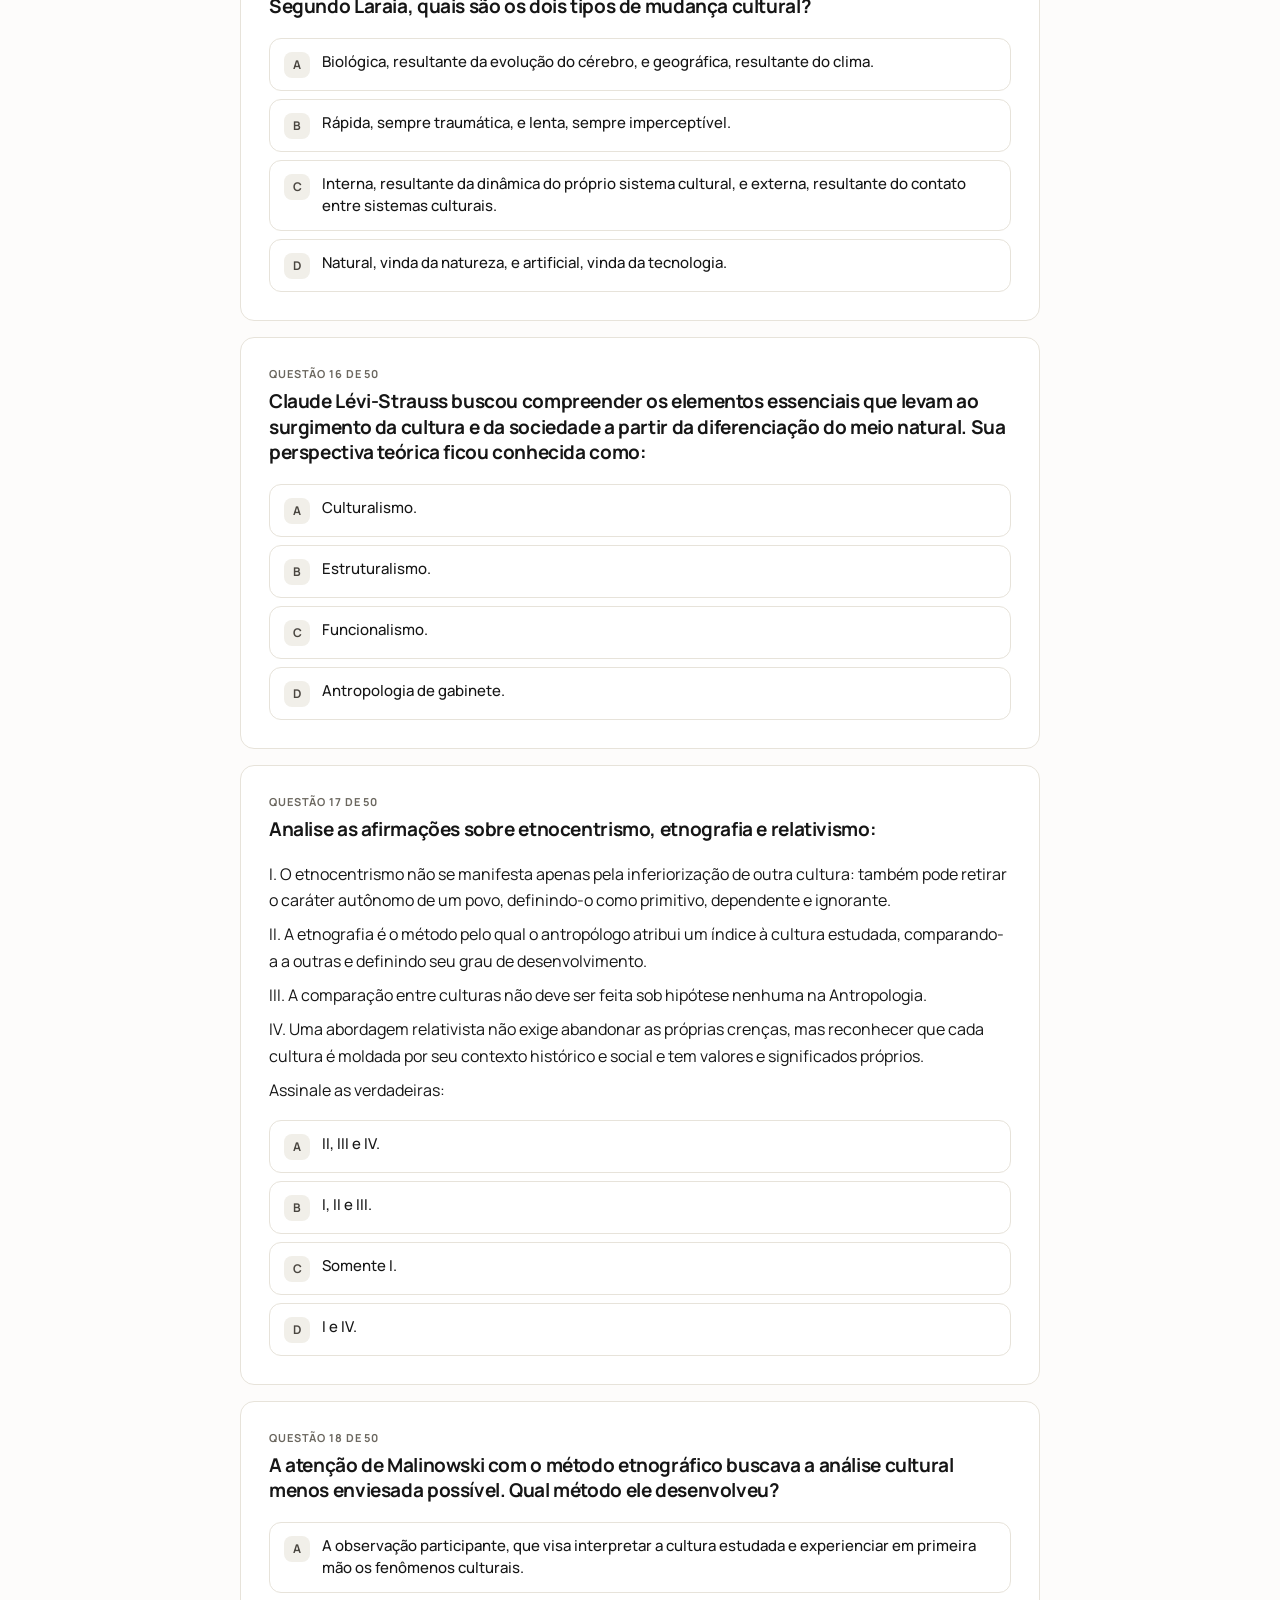
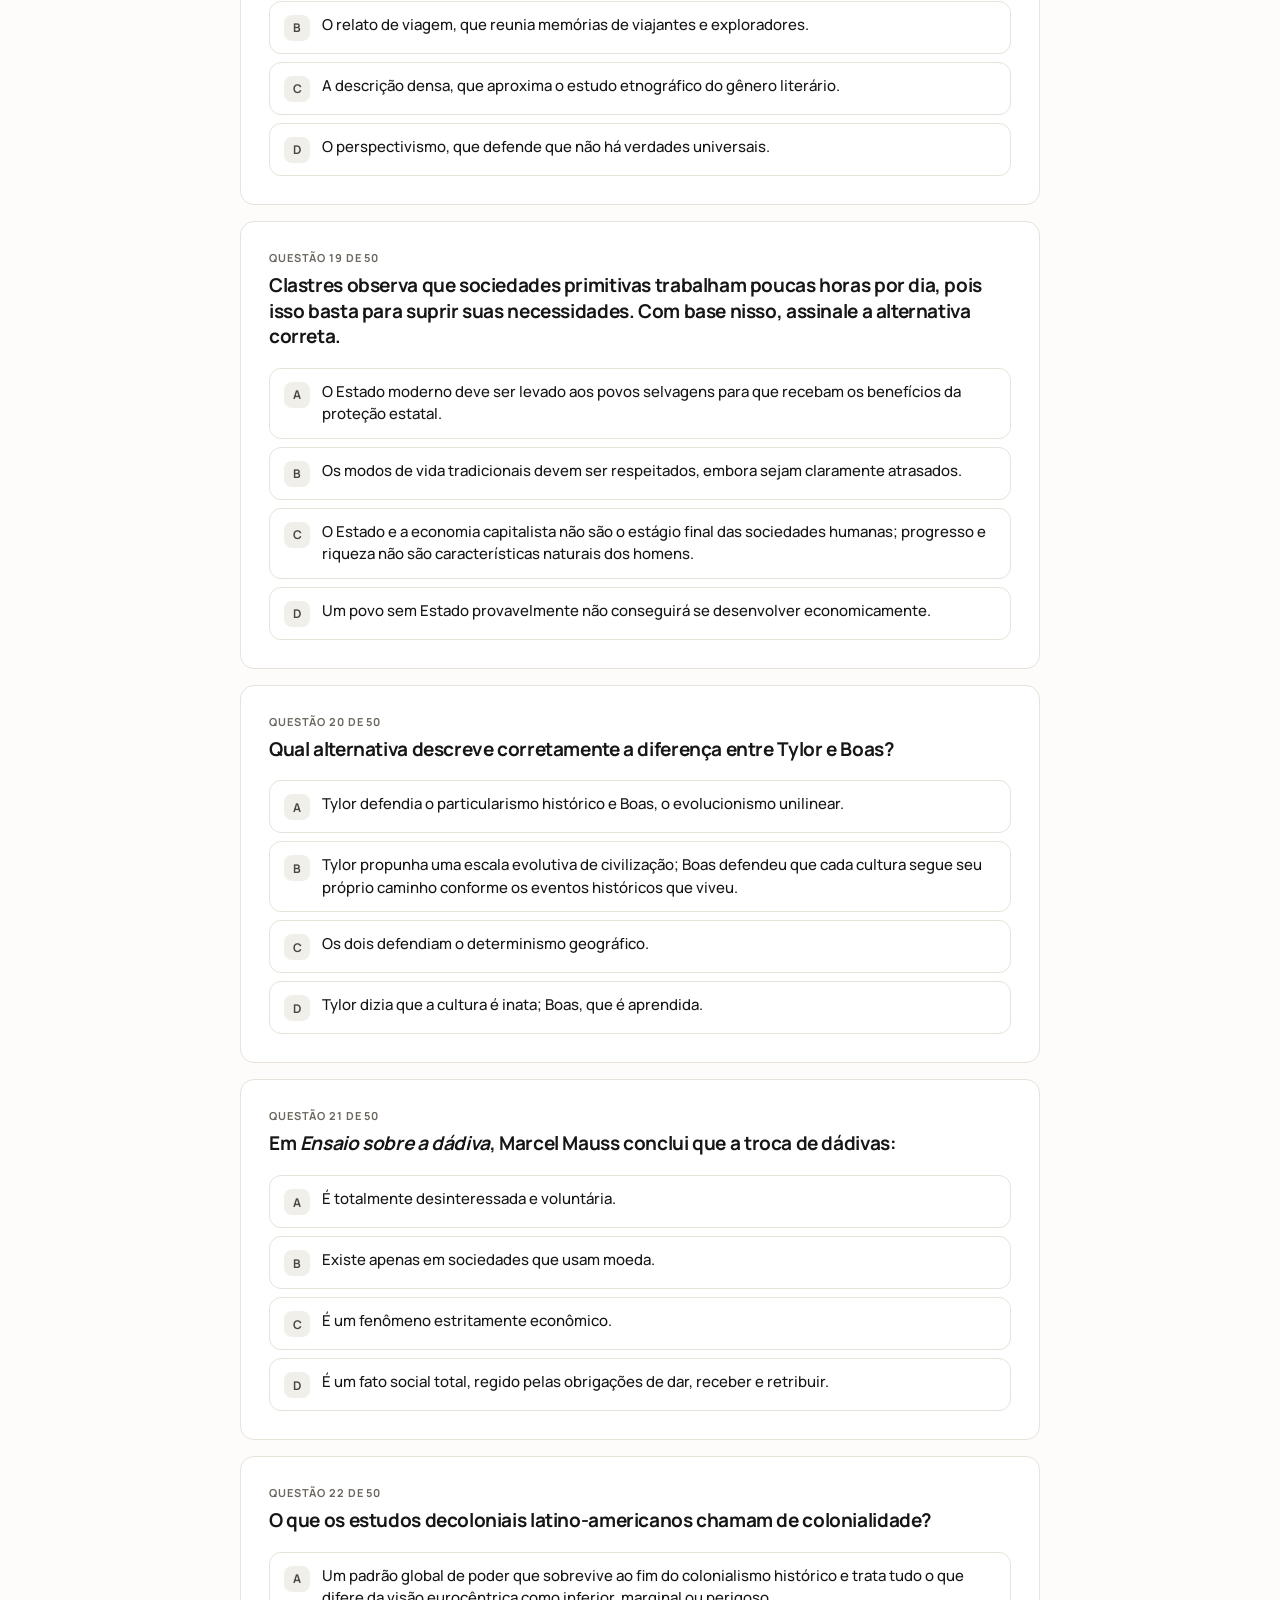
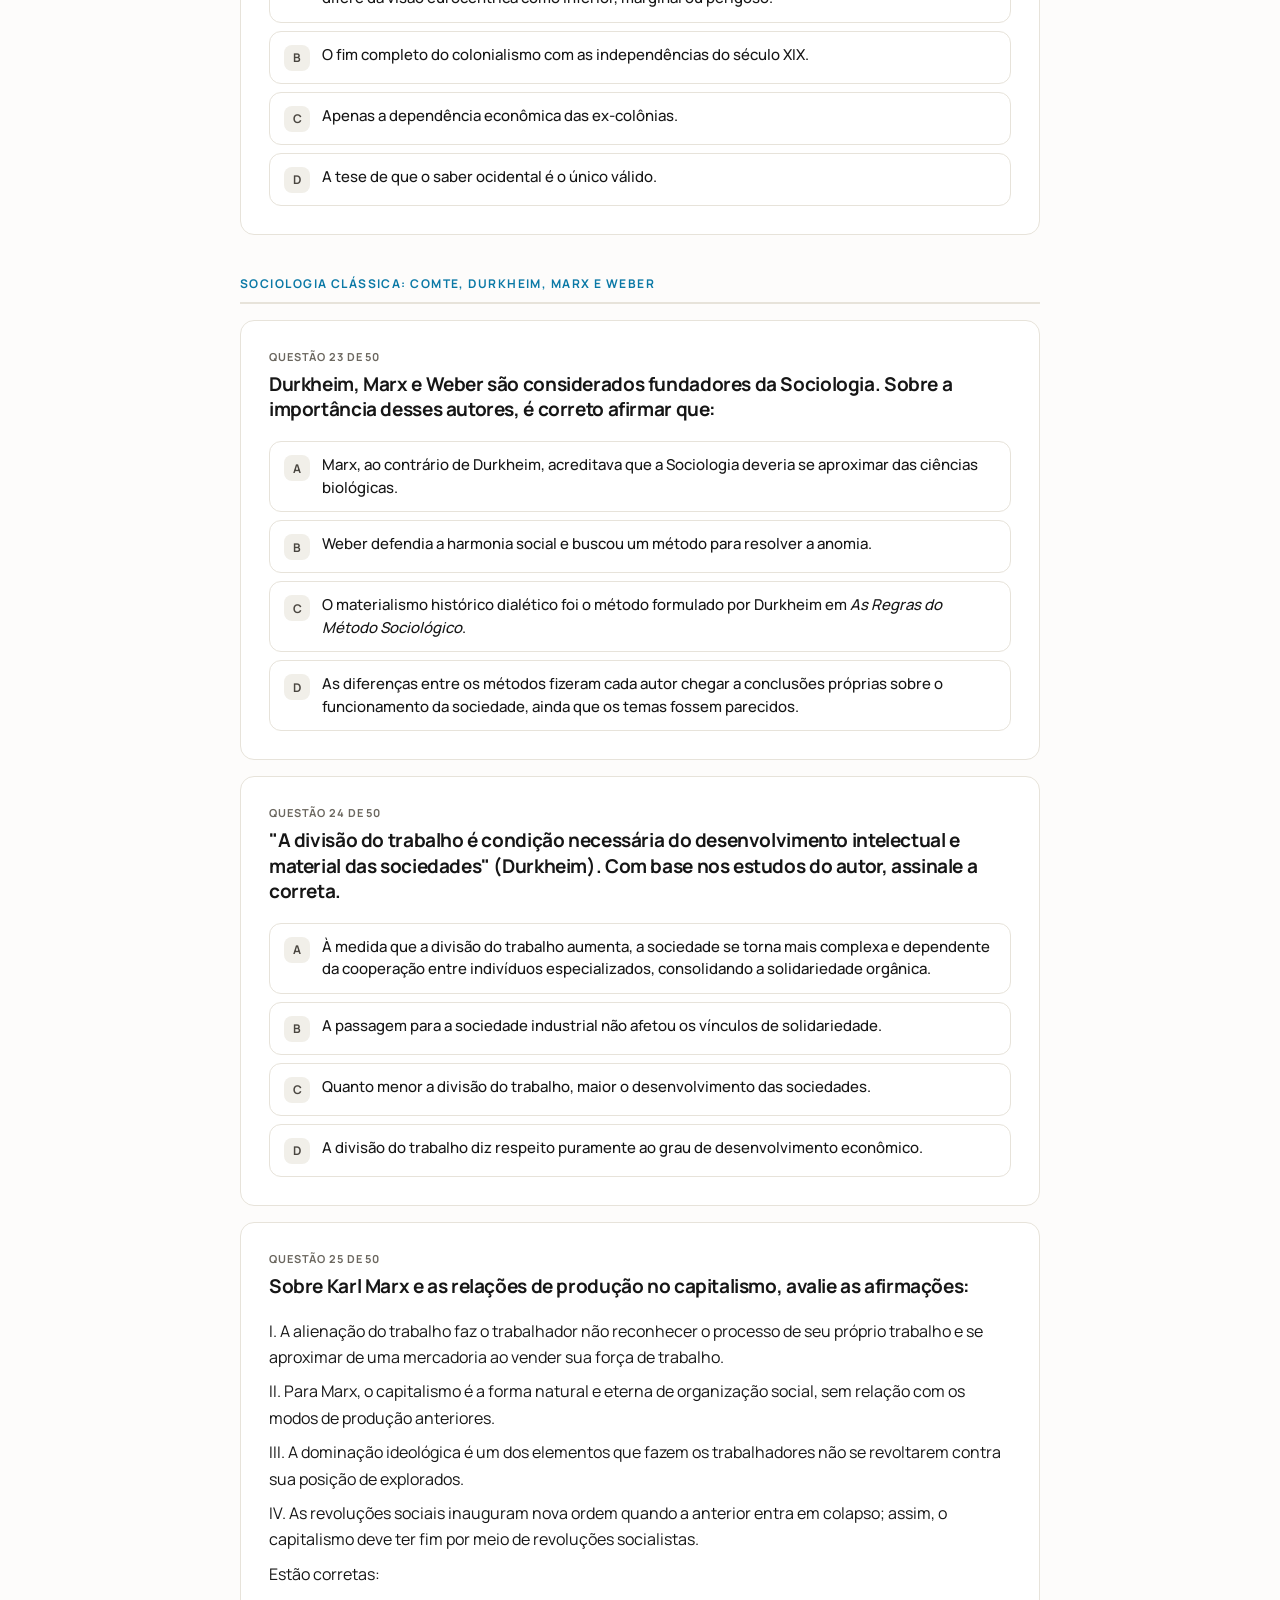
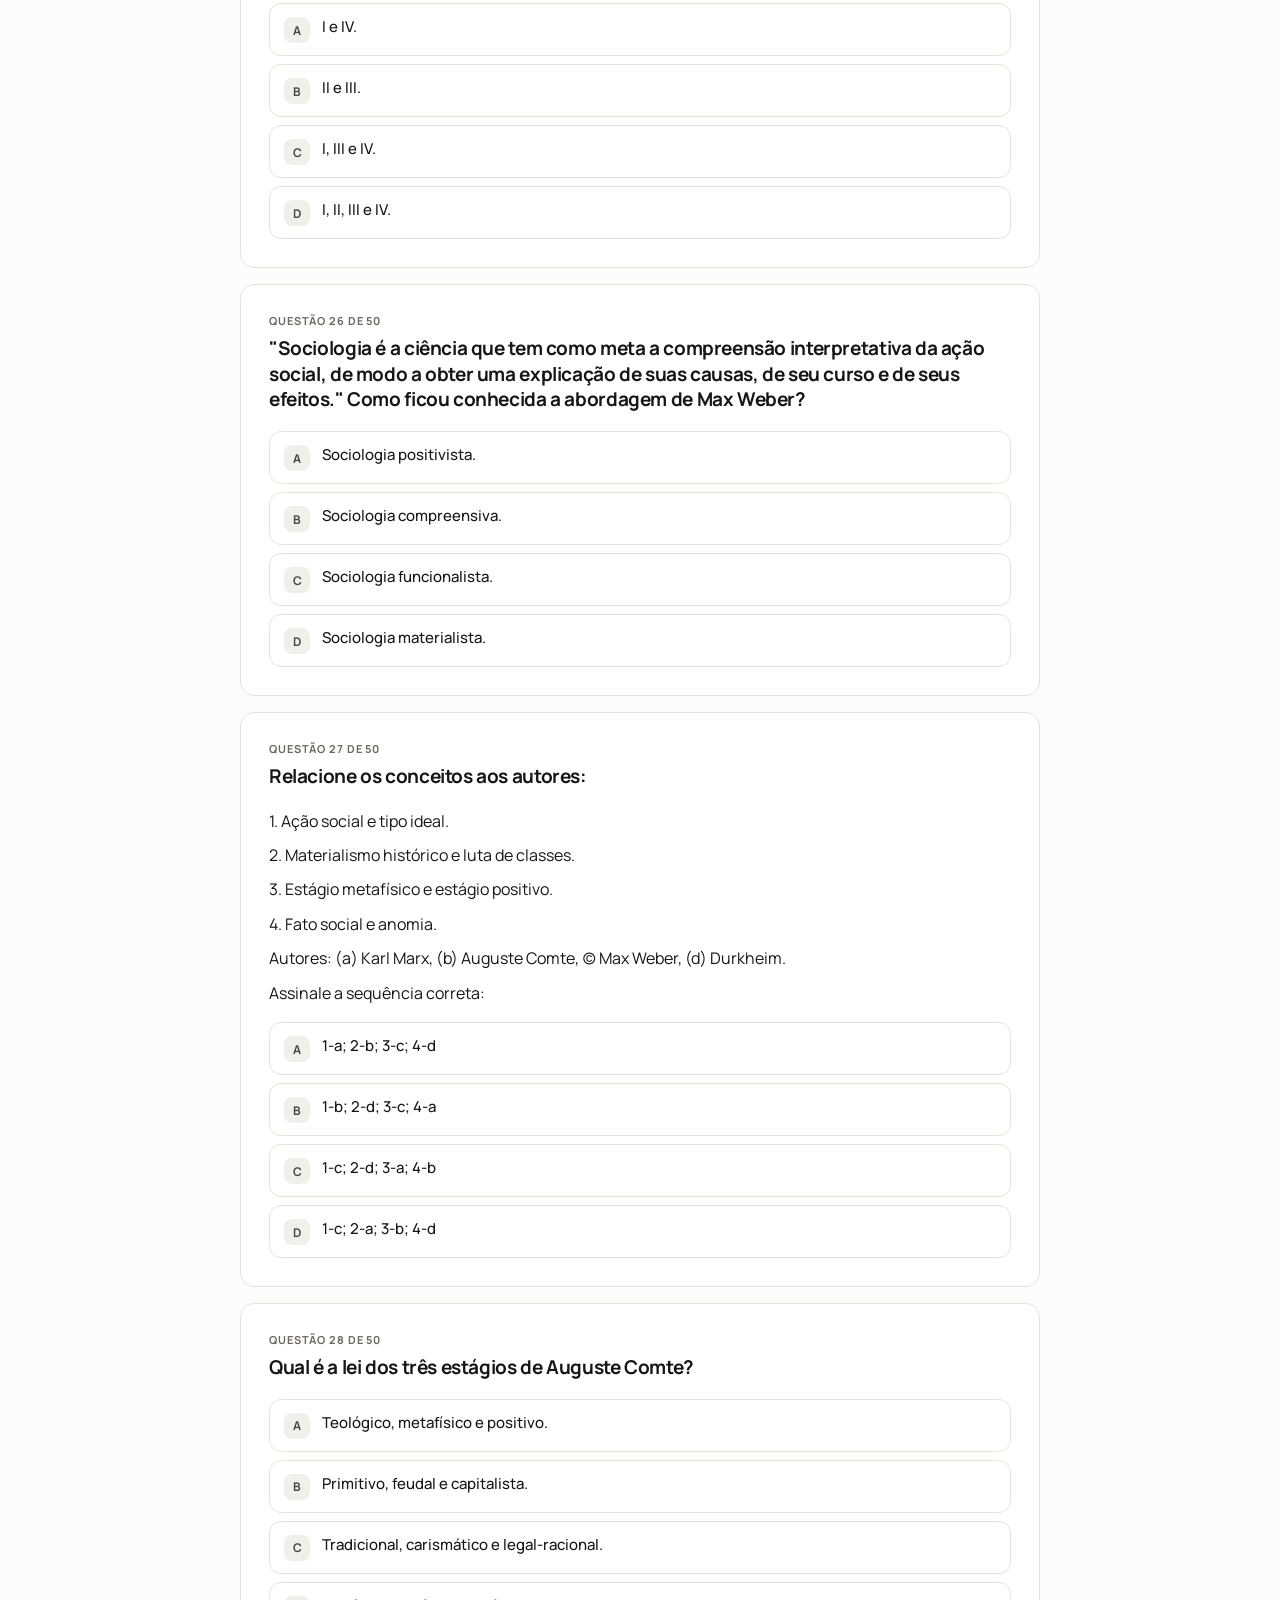
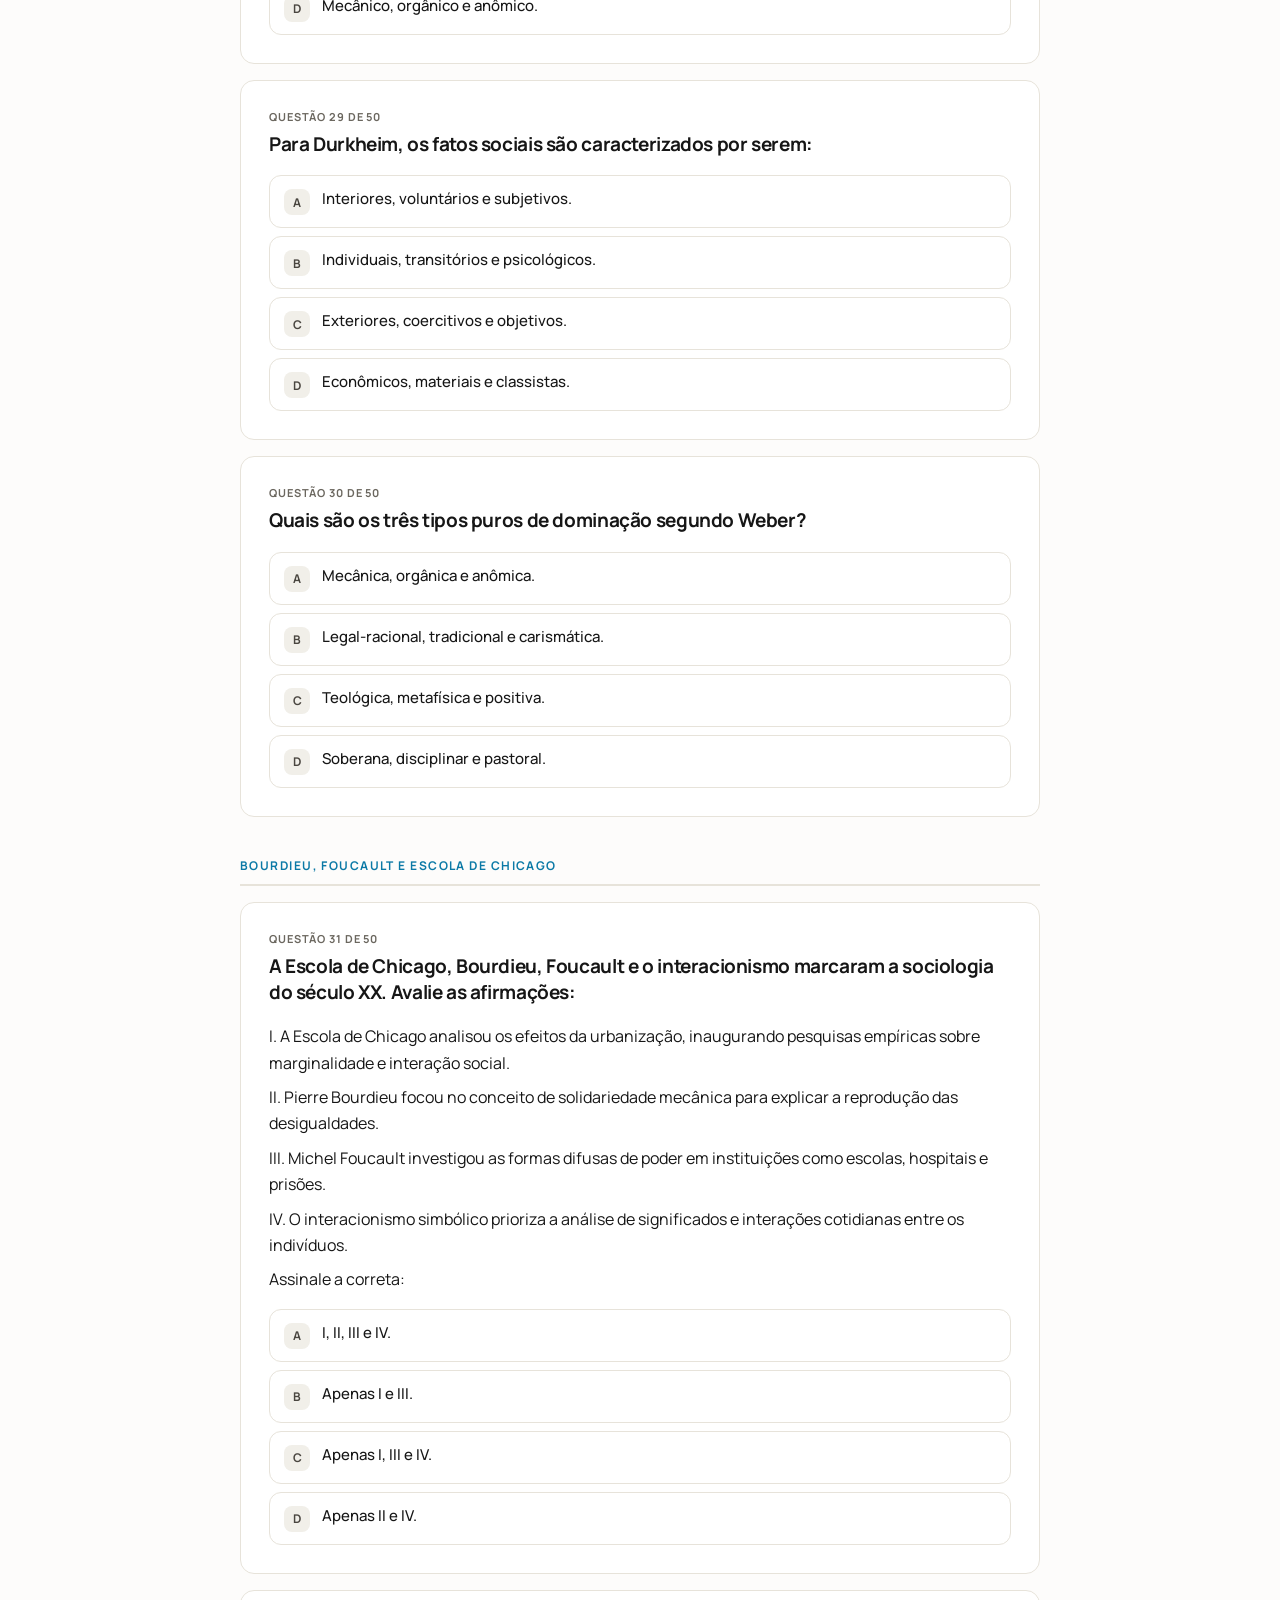
<file: docs/quiz-socioantropologicos.html>
<!doctype html>
<html lang="pt-BR">
<head>
<meta charset="utf-8">
<meta name="viewport" content="width=device-width, initial-scale=1">
<meta name="description" content="Quiz de Estudos Socioantropológicos com gabarito e explicação na hora.">
<meta name="theme-color" content="#0d0b11">
<title>Quiz de Estudos Socioantropológicos · Semana de Provas</title>
<link rel="icon" href="data:image/svg+xml,%3Csvg xmlns='http://www.w3.org/2000/svg' viewBox='0 0 24 24'%3E%3Cpath fill='%23e85d9e' d='M12 3L1 9l11 6l9-4.91V17h2V9M5 13.18v4L12 21l7-3.82v-4L12 17z'/%3E%3C/svg%3E">
<link rel="preconnect" href="https://fonts.googleapis.com"><link rel="preconnect" href="https://fonts.gstatic.com" crossorigin><link href="https://fonts.googleapis.com/css2?family=Manrope:wght@400;500;600;700;800&display=swap" rel="stylesheet">
<link rel="stylesheet" href="style.css?v=cdbc5a06">
<script src="app.js?v=583c9f27" defer></script>
</head>
<body class="page-light accent-cyan">
<a class="skip" href="#conteudo">Pular para o conteúdo</a>
<header class="topbar"><div class="wrap topbar-in"><a class="brand" href="index.html" aria-label="Início">P4N<span>.</span></a><nav class="toplinks" aria-label="Seções"><a href="estudos-socioantropologicos.html">Voltar ao resumo</a></nav><a class="top-cta" href="https://drive.google.com/drive/folders/1ZEse542tBFMzU_K1Bm_n62pYWgQAYsZ6" target="_blank" rel="noreferrer">Enviar resumo</a></div></header>
<header class="hero hero-sub"><div class="wrap hero-in"><h1>Estudos<br><em>quiz.</em></h1><p class="lede">Questões de múltipla escolha baseadas nas Aulas 1 a 7 e nos textos de fechamento das lições. Clique numa alternativa para ver a correção na hora.</p></div></header>
<main id="conteudo" class="wrap quiz-wrap"><div class="quiz-bar" role="status" aria-live="polite"><div class="quiz-stats"><span>Respondidas <strong data-answered>0</strong>/<span data-total>50</span></span><span>Acertos <strong data-correct>0</strong></span></div><button type="button" class="link-btn" data-reset>Refazer</button><div class="progress" aria-hidden="true"><i data-progress></i></div></div><div class="quiz" data-quiz="estudos-socioantropologicos" data-total="50"><h2 class="quiz-group">Ciência Política e contrato social</h2><article class="question" id="q1" data-answer="B"><p class="q-num">Questão 1 de 50</p><h3>Maquiavel afirma em <em>O Príncipe</em> que o governante não precisa possuir todas as virtudes tradicionais (piedade, lealdade, integridade), bastando aparentá-las, pois o que importa é vencer e conservar o Estado. Qual alternativa expressa corretamente a visão do autor sobre o príncipe?</h3><div class="options"><button type="button" class="option" data-key="A"><span class="key">A</span><span class="opt-text">Bondade e empatia são qualidades essenciais para o desenvolvimento do príncipe.</span></button><button type="button" class="option" data-key="B"><span class="key">B</span><span class="opt-text">O príncipe precisa manter o respeito e o temor da população, mas nunca deve ser odiado.</span></button><button type="button" class="option" data-key="C"><span class="key">C</span><span class="opt-text">O príncipe tem direito divino e, por isso, possui mais direitos do que deveres.</span></button><button type="button" class="option" data-key="D"><span class="key">D</span><span class="opt-text">O príncipe não deve se preocupar em ser temido ou amado, pois a propaganda garante sua admiração.</span></button></div><div class="explain" hidden><p><strong>Gabarito: B.</strong> Para Maquiavel o poder se conserva pelo êxito e pela eficácia, não pela moral. O príncipe deve ser respeitado e temido, mas evitar o ódio do povo. O poder tem origem mundana, não divina (Aula 1).</p></div></article><article class="question" id="q2" data-answer="C"><p class="q-num">Questão 2 de 50</p><h3>Para Thomas Hobbes, o soberano deve agir submetendo interesses pessoais à vontade coletiva. Quais elementos ele precisa garantir para manter a coesão social?</h3><div class="options"><button type="button" class="option" data-key="A"><span class="key">A</span><span class="opt-text">Prosperidade e felicidade.</span></button><button type="button" class="option" data-key="B"><span class="key">B</span><span class="opt-text">Liberdade e igualdade.</span></button><button type="button" class="option" data-key="C"><span class="key">C</span><span class="opt-text">Estabilidade e segurança.</span></button><button type="button" class="option" data-key="D"><span class="key">D</span><span class="opt-text">Fortuna e virtude.</span></button></div><div class="explain" hidden><p><strong>Gabarito: C.</strong> No estado de natureza vale a guerra de todos contra todos. Os súditos trocam liberdade por segurança, e o soberano existe para manter a ordem e a estabilidade (Aula 1).</p></div></article><article class="question" id="q3" data-answer="A"><p class="q-num">Questão 3 de 50</p><h3>Leia o trecho: "A teoria da tábula rasa é uma crítica à doutrina das ideias inatas, formulada por Platão e retomada por Descartes". Analise as afirmações:</h3><div class="q-body"><p>I. A teoria da tábula rasa foi formulada por John Locke para apresentar sua ideia de natureza humana.</p><p>II. Ao serem ignorantes por natureza, os humanos teriam propensão natural à violência e à guerra.</p><p>III. A teoria contrapõe a ideia de direitos naturais à vida e à propriedade, pois no estado de natureza o humano precisa lutar para conquistá-los.</p><p>IV. A formulação é importante para a ideia de um Estado de garantias mínimas e para o liberalismo político.</p><p>Assinale a alternativa com as afirmações verdadeiras:</p></div><div class="options"><button type="button" class="option" data-key="A"><span class="key">A</span><span class="opt-text">I e IV.</span></button><button type="button" class="option" data-key="B"><span class="key">B</span><span class="opt-text">II, III e IV.</span></button><button type="button" class="option" data-key="C"><span class="key">C</span><span class="opt-text">Somente I.</span></button><button type="button" class="option" data-key="D"><span class="key">D</span><span class="opt-text">Somente IV.</span></button></div><div class="explain" hidden><p><strong>Gabarito: A.</strong> A tábula rasa é de Locke: a mente é um papel em branco e todo conhecimento vem da experiência. Em Locke os direitos à vida, à liberdade e à propriedade já existem no estado de natureza, que é relativamente pacífico. A teoria sustenta o liberalismo político (Aula 1).</p></div></article><article class="question" id="q4" data-answer="D"><p class="q-num">Questão 4 de 50</p><h3>Entre os contratualistas, qual ideia é comumente atribuída ao pensamento de Rousseau?</h3><div class="options"><button type="button" class="option" data-key="A"><span class="key">A</span><span class="opt-text">"É melhor ser temido do que amado."</span></button><button type="button" class="option" data-key="B"><span class="key">B</span><span class="opt-text">"O homem é o lobo do homem."</span></button><button type="button" class="option" data-key="C"><span class="key">C</span><span class="opt-text">"Sendo todos iguais e independentes, ninguém deve lesar o outro."</span></button><button type="button" class="option" data-key="D"><span class="key">D</span><span class="opt-text">"O homem nasce bom, mas a sociedade o corrompe."</span></button></div><div class="explain" hidden><p><strong>Gabarito: D.</strong> A ideia aparece nos slides na forma "o homem nasce livre e em toda parte encontra-se a ferros". A primeira frase é de Maquiavel, a segunda de Hobbes e a terceira de Locke.</p></div></article><article class="question" id="q5" data-answer="A"><p class="q-num">Questão 5 de 50</p><h3>Sobre a formação do Estado moderno, avalie as afirmações com V (verdadeira) ou F (falsa):</h3><div class="q-body"><p>( 1 ) Formas políticas da Antiguidade, como a democracia ateniense e as leis escritas da Suméria, já traziam elementos do Estado moderno.</p><p>( 2 ) A teoria contratualista perdeu a influência no período moderno, pois se referia apenas à monarquia absolutista.</p><p>( 3 ) A separação entre os poderes é uma característica marcante do Estado moderno, ligada ao pensamento iluminista.</p><p>( 4 ) A união entre religião e política é uma característica marcante do Estado moderno, embora Maquiavel defendesse o rompimento total entre elas.</p><p>( 5 ) Os direitos individuais e humanos só se consolidaram amplamente no Estado moderno, pois as formas políticas antigas discriminavam fortemente quem podia ser cidadão.</p><p>Assinale a sequência correta:</p></div><div class="options"><button type="button" class="option" data-key="A"><span class="key">A</span><span class="opt-text">V - F - V - F - V</span></button><button type="button" class="option" data-key="B"><span class="key">B</span><span class="opt-text">V - F - V - V - V</span></button><button type="button" class="option" data-key="C"><span class="key">C</span><span class="opt-text">V - V - V - F - F</span></button><button type="button" class="option" data-key="D"><span class="key">D</span><span class="opt-text">F - V - V - V - V</span></button></div><div class="explain" hidden><p><strong>Gabarito: A.</strong> As afirmações 1, 3 e 5 são verdadeiras. A 2 é falsa porque o contratualismo alimenta a democracia liberal. A 4 é falsa porque o Estado moderno tende ao secularismo, e não à união entre religião e política.</p></div></article><article class="question" id="q6" data-answer="B"><p class="q-num">Questão 6 de 50</p><h3>Segundo Hobbes, quais são as três principais causas de discórdia na natureza humana?</h3><div class="options"><button type="button" class="option" data-key="A"><span class="key">A</span><span class="opt-text">Fome, frio e medo da morte.</span></button><button type="button" class="option" data-key="B"><span class="key">B</span><span class="opt-text">Competição, desconfiança e glória.</span></button><button type="button" class="option" data-key="C"><span class="key">C</span><span class="opt-text">Virtù, fortuna e honra.</span></button><button type="button" class="option" data-key="D"><span class="key">D</span><span class="opt-text">Propriedade, religião e herança.</span></button></div><div class="explain" hidden><p><strong>Gabarito: B.</strong> A competição leva a atacar em busca de lucro, a desconfiança em busca de segurança e a glória em busca de reputação (Aula 1).</p></div></article><article class="question" id="q7" data-answer="C"><p class="q-num">Questão 7 de 50</p><h3>Qual é a principal diferença entre o contrato social de Locke e o de Hobbes?</h3><div class="options"><button type="button" class="option" data-key="A"><span class="key">A</span><span class="opt-text">Nos dois, o contrato transfere todo o poder a um soberano absoluto.</span></button><button type="button" class="option" data-key="B"><span class="key">B</span><span class="opt-text">Em Locke o Estado cria a propriedade; em Hobbes ela é anterior ao Estado.</span></button><button type="button" class="option" data-key="C"><span class="key">C</span><span class="opt-text">Em Hobbes os homens trocam liberdade por segurança e se submetem a um soberano ilimitado; em Locke consentem em formar a sociedade civil para proteger direitos que já tinham e podem resistir à tirania.</span></button><button type="button" class="option" data-key="D"><span class="key">D</span><span class="opt-text">Em Locke o estado de natureza é a guerra de todos contra todos; em Hobbes, um estado de paz e harmonia.</span></button></div><div class="explain" hidden><p><strong>Gabarito: C.</strong> A propriedade é criada pelo Estado em Hobbes e anterior a ele em Locke, ao contrário do que diz a alternativa B. O estado de natureza é de guerra em Hobbes e de relativa paz em Locke (Aula 1).</p></div></article><h2 class="quiz-group">Ciências Sociais: contexto histórico e atuação</h2><article class="question" id="q8" data-answer="D"><p class="q-num">Questão 8 de 50</p><h3>A Filosofia de Platão e Aristóteles lançou as bases da Teoria Política, valiosa para compreender as mudanças sociais a partir do século XVII. Com base nisso, assinale a alternativa correta.</h3><div class="options"><button type="button" class="option" data-key="A"><span class="key">A</span><span class="opt-text">Movimentos como a Revolução Francesa não incentivaram outros movimentos ao longo da história, por causa do isolamento criado pelos governos absolutistas.</span></button><button type="button" class="option" data-key="B"><span class="key">B</span><span class="opt-text">As ideias de Locke sobre a República foram pouco significativas por causa do fracasso da República Romana, influenciada por sua obra.</span></button><button type="button" class="option" data-key="C"><span class="key">C</span><span class="opt-text">As formulações de Weber sobre a ética encontraram forte resistência na Europa do século XVII, pois o capitalismo inaugurou a era do egoísmo racional.</span></button><button type="button" class="option" data-key="D"><span class="key">D</span><span class="opt-text">As noções de república e ética fundamentadas na Grécia antiga foram essenciais para orientar a transição dos antigos regimes despóticos para as democracias liberais.</span></button></div><div class="explain" hidden><p><strong>Gabarito: D.</strong> A Revolução Francesa inspirou outros movimentos, Locke é do século XVII e posterior à República Romana, e Weber é dos séculos XIX e XX.</p></div></article><article class="question" id="q9" data-answer="B"><p class="q-num">Questão 9 de 50</p><h3>A Primeira Revolução Industrial é um período em que se lançaram as bases do capitalismo industrial. Analise as afirmativas:</h3><div class="q-body"><p>I. Esse período esteve ligado às leis de cercamento, que promoveram intenso êxodo rural.</p><p>II. O surgimento das cidades e do trabalho assalariado lançou populações no empobrecimento e disponibilizou mão de obra barata, importante para o capitalismo nascente.</p><p>III. A Revolução Industrial pouco mudou a vida das pessoas, sendo um período focado exclusivamente no desenvolvimento econômico.</p><p>Assinale as verdadeiras:</p></div><div class="options"><button type="button" class="option" data-key="A"><span class="key">A</span><span class="opt-text">Somente III.</span></button><button type="button" class="option" data-key="B"><span class="key">B</span><span class="opt-text">I e II.</span></button><button type="button" class="option" data-key="C"><span class="key">C</span><span class="opt-text">II e III.</span></button><button type="button" class="option" data-key="D"><span class="key">D</span><span class="opt-text">I, II e III.</span></button></div><div class="explain" hidden><p><strong>Gabarito: B.</strong> O êxodo rural e a mão de obra barata nas cidades são marcas do período. A afirmativa III é falsa: a Revolução Industrial transformou profundamente a vida social, e foi um dos eventos que deram origem à Sociologia (Aula 3).</p></div></article><article class="question" id="q10" data-answer="A"><p class="q-num">Questão 10 de 50</p><h3>Os fenômenos sociais são plurais. O caráter de integração de abordagens e de compartilhamento de saberes entre áreas, próprio das Ciências Sociais, é chamado de:</h3><div class="options"><button type="button" class="option" data-key="A"><span class="key">A</span><span class="opt-text">Interdisciplinaridade.</span></button><button type="button" class="option" data-key="B"><span class="key">B</span><span class="opt-text">Objetivismo.</span></button><button type="button" class="option" data-key="C"><span class="key">C</span><span class="opt-text">Especialização isolada.</span></button><button type="button" class="option" data-key="D"><span class="key">D</span><span class="opt-text">Determinismo.</span></button></div><div class="explain" hidden><p><strong>Gabarito: A.</strong> As Ciências Sociais nasceram da convergência de várias áreas do saber e mantêm um constante diálogo interdisciplinar, com reciprocidade teórica e metodológica.</p></div></article><article class="question" id="q11" data-answer="C"><p class="q-num">Questão 11 de 50</p><h3>O Iluminismo acrescentou ao Renascimento o potencial da razão humana. Quais dois fatores se destacaram ao afirmar a prevalência da ciência e da competência humana?</h3><div class="options"><button type="button" class="option" data-key="A"><span class="key">A</span><span class="opt-text">Virtù e fortuna.</span></button><button type="button" class="option" data-key="B"><span class="key">B</span><span class="opt-text">Racionalismo e ideologia.</span></button><button type="button" class="option" data-key="C"><span class="key">C</span><span class="opt-text">Cientificismo e humanismo.</span></button><button type="button" class="option" data-key="D"><span class="key">D</span><span class="opt-text">Secularização e socialismo.</span></button></div><div class="explain" hidden><p><strong>Gabarito: C.</strong> O Renascimento (séc. XV) colocou o ser humano no centro (antropocentrismo). O Iluminismo somou a confiança na razão e na ciência (Aula 3).</p></div></article><article class="question" id="q12" data-answer="B"><p class="q-num">Questão 12 de 50</p><h3>O cientista social lida com a informação e pode contribuir para a conscientização das pessoas. Avalie as afirmações com V ou F:</h3><div class="q-body"><p>( 1 ) Uma possibilidade de intervenção da Sociologia é orientar políticas públicas de lazer por meio de questionários que investiguem os interesses da população.</p><p>( 2 ) A Ciência Política é a área que define os cursos de ação global traçados pela ONU na luta pela manutenção dos regimes democráticos.</p><p>( 3 ) Métodos etnográficos são hoje valiosos para compreender hábitos de consumo no capitalismo, embora tenham sido pensados para comunidades tradicionais.</p><p>( 4 ) As ciências sociais aplicadas se diferenciam das três disciplinas das Ciências Sociais pelo escopo de atuação específico de suas áreas.</p><p>( 5 ) A Sociologia prioriza abordagens reflexivas e abstratas, enquanto a Filosofia prefere uma análise sistêmica e formulaica.</p></div><div class="options"><button type="button" class="option" data-key="A"><span class="key">A</span><span class="opt-text">F - V - F - V - F</span></button><button type="button" class="option" data-key="B"><span class="key">B</span><span class="opt-text">V - F - V - V - F</span></button><button type="button" class="option" data-key="C"><span class="key">C</span><span class="opt-text">F - F - V - V - F</span></button><button type="button" class="option" data-key="D"><span class="key">D</span><span class="opt-text">V - F - F - V - F</span></button></div><div class="explain" hidden><p><strong>Gabarito: B.</strong> As afirmações 1, 3 e 4 são verdadeiras. A 2 é falsa e a 5 inverte a relação: a Filosofia é mais reflexiva e abstrata, e a Sociologia, mais empírica.</p></div></article><article class="question" id="q13" data-answer="D"><p class="q-num">Questão 13 de 50</p><h3>Sobre as transformações contemporâneas, avalie as proposições:</h3><div class="q-body"><p>I. O avanço das tecnologias de comunicação transformou as formas de sociabilidade, mas trouxe novos problemas, como a desinformação e a vigilância digital.</p><p>II. As mudanças climáticas e as pandemias recentes mostram que os problemas sociais não podem ser entendidos só no âmbito local, pois se ligam a processos globais.</p><p>III. O século XXI reforça a necessidade de abordagens interdisciplinares nas Ciências Sociais para compreender a complexidade social.</p><p>São verdadeiras (nesta ordem, I, II e III):</p></div><div class="options"><button type="button" class="option" data-key="A"><span class="key">A</span><span class="opt-text">F; F; F</span></button><button type="button" class="option" data-key="B"><span class="key">B</span><span class="opt-text">F; V; V</span></button><button type="button" class="option" data-key="C"><span class="key">C</span><span class="opt-text">F; F; V</span></button><button type="button" class="option" data-key="D"><span class="key">D</span><span class="opt-text">V; V; V</span></button></div><div class="explain" hidden><p><strong>Gabarito: D.</strong> As três proposições são verdadeiras. A globalização do século XXI trouxe novos desafios: desigualdades globais, transformação do mundo do trabalho e a necessidade de olhar interdisciplinar.</p></div></article><article class="question" id="q14" data-answer="A"><p class="q-num">Questão 14 de 50</p><h3>Segundo o texto de Flávio Gomes (2024), qual é a principal causa histórica da intensificação dos problemas sociais urbanos no Brasil?</h3><div class="options"><button type="button" class="option" data-key="A"><span class="key">A</span><span class="opt-text">A urbanização acelerada do século XX e o êxodo rural, com crescimento urbano desordenado.</span></button><button type="button" class="option" data-key="B"><span class="key">B</span><span class="opt-text">A redução da população das grandes cidades.</span></button><button type="button" class="option" data-key="C"><span class="key">C</span><span class="opt-text">O excesso de serviços públicos nas periferias.</span></button><button type="button" class="option" data-key="D"><span class="key">D</span><span class="opt-text">O fim da especulação imobiliária.</span></button></div><div class="explain" hidden><p><strong>Gabarito: A.</strong> A escassez de oportunidades no campo levou a migrações e à ocupação de áreas sem infraestrutura, gerando déficit habitacional, segregação socioespacial e favelas. A omissão do poder público e a especulação imobiliária agravam o quadro.</p></div></article><h2 class="quiz-group">Antropologia e cultura</h2><article class="question" id="q15" data-answer="C"><p class="q-num">Questão 15 de 50</p><h3>Segundo Laraia, quais são os dois tipos de mudança cultural?</h3><div class="options"><button type="button" class="option" data-key="A"><span class="key">A</span><span class="opt-text">Biológica, resultante da evolução do cérebro, e geográfica, resultante do clima.</span></button><button type="button" class="option" data-key="B"><span class="key">B</span><span class="opt-text">Rápida, sempre traumática, e lenta, sempre imperceptível.</span></button><button type="button" class="option" data-key="C"><span class="key">C</span><span class="opt-text">Interna, resultante da dinâmica do próprio sistema cultural, e externa, resultante do contato entre sistemas culturais.</span></button><button type="button" class="option" data-key="D"><span class="key">D</span><span class="opt-text">Natural, vinda da natureza, e artificial, vinda da tecnologia.</span></button></div><div class="explain" hidden><p><strong>Gabarito: C.</strong> A mudança interna vem da dinâmica do próprio sistema; a externa, do contato com outra cultura, e é a mais estudada e atuante na maioria das sociedades (Aula 2).</p></div></article><article class="question" id="q16" data-answer="B"><p class="q-num">Questão 16 de 50</p><h3>Claude Lévi-Strauss buscou compreender os elementos essenciais que levam ao surgimento da cultura e da sociedade a partir da diferenciação do meio natural. Sua perspectiva teórica ficou conhecida como:</h3><div class="options"><button type="button" class="option" data-key="A"><span class="key">A</span><span class="opt-text">Culturalismo.</span></button><button type="button" class="option" data-key="B"><span class="key">B</span><span class="opt-text">Estruturalismo.</span></button><button type="button" class="option" data-key="C"><span class="key">C</span><span class="opt-text">Funcionalismo.</span></button><button type="button" class="option" data-key="D"><span class="key">D</span><span class="opt-text">Antropologia de gabinete.</span></button></div><div class="explain" hidden><p><strong>Gabarito: B.</strong> Para Lévi-Strauss a cultura surge com a primeira regra, a proibição do incesto. Ele também mostrou, em <em>O pensamento selvagem</em>, que o pensamento mágico é um sistema articulado, e não um estágio inferior ao científico (Aula 2).</p></div></article><article class="question" id="q17" data-answer="D"><p class="q-num">Questão 17 de 50</p><h3>Analise as afirmações sobre etnocentrismo, etnografia e relativismo:</h3><div class="q-body"><p>I. O etnocentrismo não se manifesta apenas pela inferiorização de outra cultura: também pode retirar o caráter autônomo de um povo, definindo-o como primitivo, dependente e ignorante.</p><p>II. A etnografia é o método pelo qual o antropólogo atribui um índice à cultura estudada, comparando-a a outras e definindo seu grau de desenvolvimento.</p><p>III. A comparação entre culturas não deve ser feita sob hipótese nenhuma na Antropologia.</p><p>IV. Uma abordagem relativista não exige abandonar as próprias crenças, mas reconhecer que cada cultura é moldada por seu contexto histórico e social e tem valores e significados próprios.</p><p>Assinale as verdadeiras:</p></div><div class="options"><button type="button" class="option" data-key="A"><span class="key">A</span><span class="opt-text">II, III e IV.</span></button><button type="button" class="option" data-key="B"><span class="key">B</span><span class="opt-text">I, II e III.</span></button><button type="button" class="option" data-key="C"><span class="key">C</span><span class="opt-text">Somente I.</span></button><button type="button" class="option" data-key="D"><span class="key">D</span><span class="opt-text">I e IV.</span></button></div><div class="explain" hidden><p><strong>Gabarito: D.</strong> A etnografia descreve e interpreta uma cultura em seus próprios termos, e não a ranqueia (isso seria evolucionismo). A comparação é possível; o erro é compará-la com viés etnocêntrico.</p></div></article><article class="question" id="q18" data-answer="A"><p class="q-num">Questão 18 de 50</p><h3>A atenção de Malinowski com o método etnográfico buscava a análise cultural menos enviesada possível. Qual método ele desenvolveu?</h3><div class="options"><button type="button" class="option" data-key="A"><span class="key">A</span><span class="opt-text">A observação participante, que visa interpretar a cultura estudada e experienciar em primeira mão os fenômenos culturais.</span></button><button type="button" class="option" data-key="B"><span class="key">B</span><span class="opt-text">O relato de viagem, que reunia memórias de viajantes e exploradores.</span></button><button type="button" class="option" data-key="C"><span class="key">C</span><span class="opt-text">A descrição densa, que aproxima o estudo etnográfico do gênero literário.</span></button><button type="button" class="option" data-key="D"><span class="key">D</span><span class="opt-text">O perspectivismo, que defende que não há verdades universais.</span></button></div><div class="explain" hidden><p><strong>Gabarito: A.</strong> Em <em>Argonautas do Pacífico Ocidental</em> (1922) o autor viveu entre os trobriandeses, aprendeu sua língua e adotou o "ponto de vista nativo". A descrição densa é de Geertz (Aula 2).</p></div></article><article class="question" id="q19" data-answer="C"><p class="q-num">Questão 19 de 50</p><h3>Clastres observa que sociedades primitivas trabalham poucas horas por dia, pois isso basta para suprir suas necessidades. Com base nisso, assinale a alternativa correta.</h3><div class="options"><button type="button" class="option" data-key="A"><span class="key">A</span><span class="opt-text">O Estado moderno deve ser levado aos povos selvagens para que recebam os benefícios da proteção estatal.</span></button><button type="button" class="option" data-key="B"><span class="key">B</span><span class="opt-text">Os modos de vida tradicionais devem ser respeitados, embora sejam claramente atrasados.</span></button><button type="button" class="option" data-key="C"><span class="key">C</span><span class="opt-text">O Estado e a economia capitalista não são o estágio final das sociedades humanas; progresso e riqueza não são características naturais dos homens.</span></button><button type="button" class="option" data-key="D"><span class="key">D</span><span class="opt-text">Um povo sem Estado provavelmente não conseguirá se desenvolver economicamente.</span></button></div><div class="explain" hidden><p><strong>Gabarito: C.</strong> Para Clastres, dizer que sociedades "sem Estado" estão privadas de algo é etnocentrismo. A destruição sistemática de modos de vida diferentes é o etnocídio (Aula 2).</p></div></article><article class="question" id="q20" data-answer="B"><p class="q-num">Questão 20 de 50</p><h3>Qual alternativa descreve corretamente a diferença entre Tylor e Boas?</h3><div class="options"><button type="button" class="option" data-key="A"><span class="key">A</span><span class="opt-text">Tylor defendia o particularismo histórico e Boas, o evolucionismo unilinear.</span></button><button type="button" class="option" data-key="B"><span class="key">B</span><span class="opt-text">Tylor propunha uma escala evolutiva de civilização; Boas defendeu que cada cultura segue seu próprio caminho conforme os eventos históricos que viveu.</span></button><button type="button" class="option" data-key="C"><span class="key">C</span><span class="opt-text">Os dois defendiam o determinismo geográfico.</span></button><button type="button" class="option" data-key="D"><span class="key">D</span><span class="opt-text">Tylor dizia que a cultura é inata; Boas, que é aprendida.</span></button></div><div class="explain" hidden><p><strong>Gabarito: B.</strong> Tylor (1871) definiu cultura como complexo de hábitos adquiridos pelo homem como membro da sociedade, mas era evolucionista. Boas criou o particularismo histórico (Escola Cultural Americana) (Aula 2).</p></div></article><article class="question" id="q21" data-answer="D"><p class="q-num">Questão 21 de 50</p><h3>Em <em>Ensaio sobre a dádiva</em>, Marcel Mauss conclui que a troca de dádivas:</h3><div class="options"><button type="button" class="option" data-key="A"><span class="key">A</span><span class="opt-text">É totalmente desinteressada e voluntária.</span></button><button type="button" class="option" data-key="B"><span class="key">B</span><span class="opt-text">Existe apenas em sociedades que usam moeda.</span></button><button type="button" class="option" data-key="C"><span class="key">C</span><span class="opt-text">É um fenômeno estritamente econômico.</span></button><button type="button" class="option" data-key="D"><span class="key">D</span><span class="opt-text">É um fato social total, regido pelas obrigações de dar, receber e retribuir.</span></button></div><div class="explain" hidden><p><strong>Gabarito: D.</strong> A dádiva envolve alianças de parentesco, política, religião, economia e diplomacia. Não há presente desinteressado (Aula 2).</p></div></article><article class="question" id="q22" data-answer="A"><p class="q-num">Questão 22 de 50</p><h3>O que os estudos decoloniais latino-americanos chamam de colonialidade?</h3><div class="options"><button type="button" class="option" data-key="A"><span class="key">A</span><span class="opt-text">Um padrão global de poder que sobrevive ao fim do colonialismo histórico e trata tudo o que difere da visão eurocêntrica como inferior, marginal ou perigoso.</span></button><button type="button" class="option" data-key="B"><span class="key">B</span><span class="opt-text">O fim completo do colonialismo com as independências do século XIX.</span></button><button type="button" class="option" data-key="C"><span class="key">C</span><span class="opt-text">Apenas a dependência econômica das ex-colônias.</span></button><button type="button" class="option" data-key="D"><span class="key">D</span><span class="opt-text">A tese de que o saber ocidental é o único válido.</span></button></div><div class="explain" hidden><p><strong>Gabarito: A.</strong> Os estudos decoloniais surgiram na América Latina nos anos 1990. Quijano mostrou que a ideia de raça foi criada para legitimar a dominação da conquista (Aula 2).</p></div></article><h2 class="quiz-group">Sociologia clássica: Comte, Durkheim, Marx e Weber</h2><article class="question" id="q23" data-answer="D"><p class="q-num">Questão 23 de 50</p><h3>Durkheim, Marx e Weber são considerados fundadores da Sociologia. Sobre a importância desses autores, é correto afirmar que:</h3><div class="options"><button type="button" class="option" data-key="A"><span class="key">A</span><span class="opt-text">Marx, ao contrário de Durkheim, acreditava que a Sociologia deveria se aproximar das ciências biológicas.</span></button><button type="button" class="option" data-key="B"><span class="key">B</span><span class="opt-text">Weber defendia a harmonia social e buscou um método para resolver a anomia.</span></button><button type="button" class="option" data-key="C"><span class="key">C</span><span class="opt-text">O materialismo histórico dialético foi o método formulado por Durkheim em <em>As Regras do Método Sociológico</em>.</span></button><button type="button" class="option" data-key="D"><span class="key">D</span><span class="opt-text">As diferenças entre os métodos fizeram cada autor chegar a conclusões próprias sobre o funcionamento da sociedade, ainda que os temas fossem parecidos.</span></button></div><div class="explain" hidden><p><strong>Gabarito: D.</strong> O materialismo histórico-dialético é de Marx. A anomia é conceito de Durkheim. A busca por proximidade com as ciências naturais é do positivismo de Comte e Durkheim (Aula 3).</p></div></article><article class="question" id="q24" data-answer="A"><p class="q-num">Questão 24 de 50</p><h3>"A divisão do trabalho é condição necessária do desenvolvimento intelectual e material das sociedades" (Durkheim). Com base nos estudos do autor, assinale a correta.</h3><div class="options"><button type="button" class="option" data-key="A"><span class="key">A</span><span class="opt-text">À medida que a divisão do trabalho aumenta, a sociedade se torna mais complexa e dependente da cooperação entre indivíduos especializados, consolidando a solidariedade orgânica.</span></button><button type="button" class="option" data-key="B"><span class="key">B</span><span class="opt-text">A passagem para a sociedade industrial não afetou os vínculos de solidariedade.</span></button><button type="button" class="option" data-key="C"><span class="key">C</span><span class="opt-text">Quanto menor a divisão do trabalho, maior o desenvolvimento das sociedades.</span></button><button type="button" class="option" data-key="D"><span class="key">D</span><span class="opt-text">A divisão do trabalho diz respeito puramente ao grau de desenvolvimento econômico.</span></button></div><div class="explain" hidden><p><strong>Gabarito: A.</strong> Durkheim vê a passagem da solidariedade mecânica (semelhança, consciência coletiva) para a orgânica (diferença e interdependência). Divisão do trabalho tem função moral de integração, e não é só produtividade (Aula 3).</p></div></article><article class="question" id="q25" data-answer="C"><p class="q-num">Questão 25 de 50</p><h3>Sobre Karl Marx e as relações de produção no capitalismo, avalie as afirmações:</h3><div class="q-body"><p>I. A alienação do trabalho faz o trabalhador não reconhecer o processo de seu próprio trabalho e se aproximar de uma mercadoria ao vender sua força de trabalho.</p><p>II. Para Marx, o capitalismo é a forma natural e eterna de organização social, sem relação com os modos de produção anteriores.</p><p>III. A dominação ideológica é um dos elementos que fazem os trabalhadores não se revoltarem contra sua posição de explorados.</p><p>IV. As revoluções sociais inauguram nova ordem quando a anterior entra em colapso; assim, o capitalismo deve ter fim por meio de revoluções socialistas.</p><p>Estão corretas:</p></div><div class="options"><button type="button" class="option" data-key="A"><span class="key">A</span><span class="opt-text">I e IV.</span></button><button type="button" class="option" data-key="B"><span class="key">B</span><span class="opt-text">II e III.</span></button><button type="button" class="option" data-key="C"><span class="key">C</span><span class="opt-text">I, III e IV.</span></button><button type="button" class="option" data-key="D"><span class="key">D</span><span class="opt-text">I, II, III e IV.</span></button></div><div class="explain" hidden><p><strong>Gabarito: C.</strong> Para Marx a história é uma sequência de modos de produção (primitivo, escravista, asiático, feudal, capitalista e comunista). O capitalismo é uma etapa histórica, não eterna. A ideologia legitima a dominação (Aula 3).</p></div></article><article class="question" id="q26" data-answer="B"><p class="q-num">Questão 26 de 50</p><h3>"Sociologia é a ciência que tem como meta a compreensão interpretativa da ação social, de modo a obter uma explicação de suas causas, de seu curso e de seus efeitos." Como ficou conhecida a abordagem de Max Weber?</h3><div class="options"><button type="button" class="option" data-key="A"><span class="key">A</span><span class="opt-text">Sociologia positivista.</span></button><button type="button" class="option" data-key="B"><span class="key">B</span><span class="opt-text">Sociologia compreensiva.</span></button><button type="button" class="option" data-key="C"><span class="key">C</span><span class="opt-text">Sociologia funcionalista.</span></button><button type="button" class="option" data-key="D"><span class="key">D</span><span class="opt-text">Sociologia materialista.</span></button></div><div class="explain" hidden><p><strong>Gabarito: B.</strong> Weber coloca o sujeito em primeiro plano: o objeto é a ação social e seu sentido. O positivismo é de Comte, o funcionalismo de Durkheim e o materialismo de Marx (Aula 3).</p></div></article><article class="question" id="q27" data-answer="D"><p class="q-num">Questão 27 de 50</p><h3>Relacione os conceitos aos autores:</h3><div class="q-body"><p>1. Ação social e tipo ideal.</p><p>2. Materialismo histórico e luta de classes.</p><p>3. Estágio metafísico e estágio positivo.</p><p>4. Fato social e anomia.</p><p>Autores: (a) Karl Marx, (b) Auguste Comte, (c) Max Weber, (d) Durkheim.</p><p>Assinale a sequência correta:</p></div><div class="options"><button type="button" class="option" data-key="A"><span class="key">A</span><span class="opt-text">1-a; 2-b; 3-c; 4-d</span></button><button type="button" class="option" data-key="B"><span class="key">B</span><span class="opt-text">1-b; 2-d; 3-c; 4-a</span></button><button type="button" class="option" data-key="C"><span class="key">C</span><span class="opt-text">1-c; 2-d; 3-a; 4-b</span></button><button type="button" class="option" data-key="D"><span class="key">D</span><span class="opt-text">1-c; 2-a; 3-b; 4-d</span></button></div><div class="explain" hidden><p><strong>Gabarito: D.</strong> Weber, Marx, Comte e Durkheim, respectivamente (Aula 3).</p></div></article><article class="question" id="q28" data-answer="A"><p class="q-num">Questão 28 de 50</p><h3>Qual é a lei dos três estágios de Auguste Comte?</h3><div class="options"><button type="button" class="option" data-key="A"><span class="key">A</span><span class="opt-text">Teológico, metafísico e positivo.</span></button><button type="button" class="option" data-key="B"><span class="key">B</span><span class="opt-text">Primitivo, feudal e capitalista.</span></button><button type="button" class="option" data-key="C"><span class="key">C</span><span class="opt-text">Tradicional, carismático e legal-racional.</span></button><button type="button" class="option" data-key="D"><span class="key">D</span><span class="opt-text">Mecânico, orgânico e anômico.</span></button></div><div class="explain" hidden><p><strong>Gabarito: A.</strong> O estágio positivo, baseado exclusivamente no conhecimento científico, é o mais avançado. A sociologia ocupa o topo da hierarquia das ciências para Comte (Aula 3).</p></div></article><article class="question" id="q29" data-answer="C"><p class="q-num">Questão 29 de 50</p><h3>Para Durkheim, os fatos sociais são caracterizados por serem:</h3><div class="options"><button type="button" class="option" data-key="A"><span class="key">A</span><span class="opt-text">Interiores, voluntários e subjetivos.</span></button><button type="button" class="option" data-key="B"><span class="key">B</span><span class="opt-text">Individuais, transitórios e psicológicos.</span></button><button type="button" class="option" data-key="C"><span class="key">C</span><span class="opt-text">Exteriores, coercitivos e objetivos.</span></button><button type="button" class="option" data-key="D"><span class="key">D</span><span class="opt-text">Econômicos, materiais e classistas.</span></button></div><div class="explain" hidden><p><strong>Gabarito: C.</strong> Vêm da sociedade e não do indivíduo, são impostos a ele e têm existência independente. A primeira regra do método é tratá-los como "coisas" (Aula 3).</p></div></article><article class="question" id="q30" data-answer="B"><p class="q-num">Questão 30 de 50</p><h3>Quais são os três tipos puros de dominação segundo Weber?</h3><div class="options"><button type="button" class="option" data-key="A"><span class="key">A</span><span class="opt-text">Mecânica, orgânica e anômica.</span></button><button type="button" class="option" data-key="B"><span class="key">B</span><span class="opt-text">Legal-racional, tradicional e carismática.</span></button><button type="button" class="option" data-key="C"><span class="key">C</span><span class="opt-text">Teológica, metafísica e positiva.</span></button><button type="button" class="option" data-key="D"><span class="key">D</span><span class="opt-text">Soberana, disciplinar e pastoral.</span></button></div><div class="explain" hidden><p><strong>Gabarito: B.</strong> A legal-racional se apoia na crença na legalidade da lei; a tradicional, na crença no caráter sagrado do passado; a carismática, na confiança no líder (Aula 3).</p></div></article><h2 class="quiz-group">Bourdieu, Foucault e Escola de Chicago</h2><article class="question" id="q31" data-answer="C"><p class="q-num">Questão 31 de 50</p><h3>A Escola de Chicago, Bourdieu, Foucault e o interacionismo marcaram a sociologia do século XX. Avalie as afirmações:</h3><div class="q-body"><p>I. A Escola de Chicago analisou os efeitos da urbanização, inaugurando pesquisas empíricas sobre marginalidade e interação social.</p><p>II. Pierre Bourdieu focou no conceito de solidariedade mecânica para explicar a reprodução das desigualdades.</p><p>III. Michel Foucault investigou as formas difusas de poder em instituições como escolas, hospitais e prisões.</p><p>IV. O interacionismo simbólico prioriza a análise de significados e interações cotidianas entre os indivíduos.</p><p>Assinale a correta:</p></div><div class="options"><button type="button" class="option" data-key="A"><span class="key">A</span><span class="opt-text">I, II, III e IV.</span></button><button type="button" class="option" data-key="B"><span class="key">B</span><span class="opt-text">Apenas I e III.</span></button><button type="button" class="option" data-key="C"><span class="key">C</span><span class="opt-text">Apenas I, III e IV.</span></button><button type="button" class="option" data-key="D"><span class="key">D</span><span class="opt-text">Apenas II e IV.</span></button></div><div class="explain" hidden><p><strong>Gabarito: C.</strong> A solidariedade mecânica é de Durkheim. Bourdieu trabalha com campo, habitus e capital (Aulas 3 a 6).</p></div></article><article class="question" id="q32" data-answer="B"><p class="q-num">Questão 32 de 50</p><h3>Sobre a obra de Pierre Bourdieu, assinale a alternativa correta.</h3><div class="options"><button type="button" class="option" data-key="A"><span class="key">A</span><span class="opt-text">A teoria de Bourdieu se limita à análise econômica, sem articular política ou cultura.</span></button><button type="button" class="option" data-key="B"><span class="key">B</span><span class="opt-text">O conceito de capital cultural ajuda a explicar como a educação e o conhecimento reforçam as diferenças de classe.</span></button><button type="button" class="option" data-key="C"><span class="key">C</span><span class="opt-text">O campo é apenas uma metáfora para o espaço físico das interações.</span></button><button type="button" class="option" data-key="D"><span class="key">D</span><span class="opt-text">O habitus é uma lei universal que determina o comportamento humano em todas as culturas.</span></button></div><div class="explain" hidden><p><strong>Gabarito: B.</strong> O campo é um microcosmos de disputa por um capital específico. O habitus é um conjunto de disposições adquiridas, não uma lei universal (Aula 4).</p></div></article><article class="question" id="q33" data-answer="D"><p class="q-num">Questão 33 de 50</p><h3>Michel Foucault propôs uma reflexão inovadora sobre o poder. Assinale a alternativa correta sobre suas análises.</h3><div class="options"><button type="button" class="option" data-key="A"><span class="key">A</span><span class="opt-text">O poder só poderia ser analisado pela economia.</span></button><button type="button" class="option" data-key="B"><span class="key">B</span><span class="opt-text">O Estado é a única instância de dominação.</span></button><button type="button" class="option" data-key="C"><span class="key">C</span><span class="opt-text">A relação entre saber e poder não foi considerada relevante.</span></button><button type="button" class="option" data-key="D"><span class="key">D</span><span class="opt-text">O poder é difuso e se expressa em diferentes dispositivos sociais.</span></button></div><div class="explain" hidden><p><strong>Gabarito: D.</strong> Para Foucault o poder circula em rede, é capilar e produtivo. Ele pede para sair do modelo Leviatã e estudar o poder fora da soberania jurídica (Aula 5).</p></div></article><article class="question" id="q34" data-answer="A"><p class="q-num">Questão 34 de 50</p><h3>A Escola de Chicago foi pioneira na pesquisa empírica em Sociologia e estudou os impactos da industrialização e da migração. Assinale a alternativa correta.</h3><div class="options"><button type="button" class="option" data-key="A"><span class="key">A</span><span class="opt-text">O interacionismo simbólico foi um dos principais legados da Escola de Chicago para a interpretação da vida urbana.</span></button><button type="button" class="option" data-key="B"><span class="key">B</span><span class="opt-text">O foco era em análises quantitativas, sem contato com os sujeitos.</span></button><button type="button" class="option" data-key="C"><span class="key">C</span><span class="opt-text">Para analisar a formação das grandes cidades, o grupo se concentrou apenas nas elites urbanas.</span></button><button type="button" class="option" data-key="D"><span class="key">D</span><span class="opt-text">Os pesquisadores consideravam a cidade um espaço pouco relevante para a análise sociológica.</span></button></div><div class="explain" hidden><p><strong>Gabarito: A.</strong> A Escola fez trabalho de campo ("contra a sociologia de poltrona") e usou a cidade de Chicago como laboratório. A marginalidade, a imigração e a delinquência foram objetos centrais (Aula 6).</p></div></article><article class="question" id="q35" data-answer="C"><p class="q-num">Questão 35 de 50</p><h3>Para Bourdieu, o habitus é:</h3><div class="options"><button type="button" class="option" data-key="A"><span class="key">A</span><span class="opt-text">Uma lei universal que determina o comportamento em todas as culturas.</span></button><button type="button" class="option" data-key="B"><span class="key">B</span><span class="opt-text">O espaço físico onde ocorrem as interações sociais.</span></button><button type="button" class="option" data-key="C"><span class="key">C</span><span class="opt-text">Um conjunto de disposições duráveis adquiridas pela socialização e pela educação, que geram práticas e esquemas de percepção.</span></button><button type="button" class="option" data-key="D"><span class="key">D</span><span class="opt-text">A soma da riqueza material de um agente.</span></button></div><div class="explain" hidden><p><strong>Gabarito: C.</strong> O habitus funciona como uma gramática: dá ao agente o "senso de lugar" e faz o mundo social parecer evidente. O gosto é expressão do habitus (Aula 4).</p></div></article><article class="question" id="q36" data-answer="D"><p class="q-num">Questão 36 de 50</p><h3>Segundo Foucault, o biopoder ou biopolítica:</h3><div class="options"><button type="button" class="option" data-key="A"><span class="key">A</span><span class="opt-text">É o direito do soberano de causar a morte ou deixar viver.</span></button><button type="button" class="option" data-key="B"><span class="key">B</span><span class="opt-text">É o poder do pastor sobre o rebanho, exercido pela confissão.</span></button><button type="button" class="option" data-key="C"><span class="key">C</span><span class="opt-text">É o poder exercido apenas por leis e pelo Estado.</span></button><button type="button" class="option" data-key="D"><span class="key">D</span><span class="opt-text">É o poder sobre a vida, com dois polos: a disciplina do corpo e a regulação da população.</span></button></div><div class="explain" hidden><p><strong>Gabarito: D.</strong> O velho direito de causar a morte foi substituído por um poder de causar a vida. Os polos são a anátomo-política do corpo e a biopolítica das populações (Aula 5).</p></div></article><article class="question" id="q37" data-answer="C"><p class="q-num">Questão 37 de 50</p><h3>Retomado por Goffman e Becker, o Teorema de Thomas, da Escola de Chicago, afirma que:</h3><div class="options"><button type="button" class="option" data-key="A"><span class="key">A</span><span class="opt-text">O crime é hereditário.</span></button><button type="button" class="option" data-key="B"><span class="key">B</span><span class="opt-text">A cidade determina o comportamento de seus moradores.</span></button><button type="button" class="option" data-key="C"><span class="key">C</span><span class="opt-text">Se um homem define uma situação como real, ela se torna real em suas consequências.</span></button><button type="button" class="option" data-key="D"><span class="key">D</span><span class="opt-text">As gangues são organizações permanentes.</span></button></div><div class="explain" hidden><p><strong>Gabarito: C.</strong> É a base da "definição da situação" (Goffman) e das noções de rotulação e estigma (Becker) (Aula 6).</p></div></article><article class="question" id="q38" data-answer="D"><p class="q-num">Questão 38 de 50</p><h3>Em <em>Outsiders</em>, Howard Becker defende que o desvio:</h3><div class="options"><button type="button" class="option" data-key="A"><span class="key">A</span><span class="opt-text">É uma qualidade inerente ao ato cometido.</span></button><button type="button" class="option" data-key="B"><span class="key">B</span><span class="opt-text">Resulta de falhas de personalidade.</span></button><button type="button" class="option" data-key="C"><span class="key">C</span><span class="opt-text">Decorre apenas da anomia.</span></button><button type="button" class="option" data-key="D"><span class="key">D</span><span class="opt-text">Resulta da aplicação de regras e da rotulação de certos sujeitos como desviantes.</span></button></div><div class="explain" hidden><p><strong>Gabarito: D.</strong> O desvio não é qualidade do ato, e sim da interação entre quem cria e aplica a regra e quem é rotulado. A criminalização deixa de ser vista como falha individual (Aula 6).</p></div></article><h2 class="quiz-group">Sociologia digital e sociedade contemporânea</h2><article class="question" id="q39" data-answer="A"><p class="q-num">Questão 39 de 50</p><h3>O consumo cultural foi modificado pelas plataformas digitais, como Netflix e Spotify. Analise:</h3><div class="q-body"><p>I. As plataformas de streaming ampliaram o acesso a conteúdos culturais, permitindo consumo instantâneo e personalizado.</p><p>II. O crescimento do streaming está vinculado apenas ao entretenimento, sem implicações econômicas ou sociais mais amplas.</p><p>III. O modelo concentra poder em grandes corporações digitais, gerando preocupações quanto à diversidade cultural.</p></div><div class="options"><button type="button" class="option" data-key="A"><span class="key">A</span><span class="opt-text">I e III.</span></button><button type="button" class="option" data-key="B"><span class="key">B</span><span class="opt-text">Somente III.</span></button><button type="button" class="option" data-key="C"><span class="key">C</span><span class="opt-text">II e III.</span></button><button type="button" class="option" data-key="D"><span class="key">D</span><span class="opt-text">I, II e III.</span></button></div><div class="explain" hidden><p><strong>Gabarito: A.</strong> O streaming tem implicações econômicas e sociais amplas, reforça a globalização cultural e a concentração de mercado (Aula 7).</p></div></article><article class="question" id="q40" data-answer="C"><p class="q-num">Questão 40 de 50</p><h3>As comunidades virtuais são novas formas de sociabilidade. Assinale a alternativa correta.</h3><div class="options"><button type="button" class="option" data-key="A"><span class="key">A</span><span class="opt-text">Comunidades virtuais pouco influenciam a vida política.</span></button><button type="button" class="option" data-key="B"><span class="key">B</span><span class="opt-text">A pluralidade cultural online é sempre homogênea.</span></button><button type="button" class="option" data-key="C"><span class="key">C</span><span class="opt-text">As redes sociais permitem múltiplos pertencimentos, mas também podem reforçar bolhas informacionais.</span></button><button type="button" class="option" data-key="D"><span class="key">D</span><span class="opt-text">O fenômeno das bolhas de informação fortalece o pluralismo democrático.</span></button></div><div class="explain" hidden><p><strong>Gabarito: C.</strong> Os algoritmos podem limitar a diversidade de opiniões. A internet produz pluralidade e fechamento cultural ao mesmo tempo (Aula 7).</p></div></article><article class="question" id="q41" data-answer="B"><p class="q-num">Questão 41 de 50</p><h3>"O explorador é ao mesmo tempo o explorado" (Han). Sobre a sociedade do cansaço, assinale a correta.</h3><div class="options"><button type="button" class="option" data-key="A"><span class="key">A</span><span class="opt-text">Existe exclusivamente em situações de trabalho formal, com carga horária imposta.</span></button><button type="button" class="option" data-key="B"><span class="key">B</span><span class="opt-text">A vida retratada nas redes sociais está distante da experiência real da maioria das pessoas, o que promove engajamento pelo escapismo.</span></button><button type="button" class="option" data-key="C"><span class="key">C</span><span class="opt-text">As redes sociais promovem alívio do estresse ao permitir sonhar com uma vida melhor.</span></button><button type="button" class="option" data-key="D"><span class="key">D</span><span class="opt-text">A padronização das opiniões é típica só de sistemas com censura governamental.</span></button></div><div class="explain" hidden><p><strong>Gabarito: B.</strong> A autoexploração anda de mãos dadas com o sentimento de liberdade. O excesso de positividade (estímulos, informação, desempenho) fragmenta a atenção e adoece (burnout, depressão) (Fechamento da lição).</p></div></article><article class="question" id="q42" data-answer="D"><p class="q-num">Questão 42 de 50</p><h3>Sobre a internet e a política contemporânea, avalie:</h3><div class="q-body"><p>I. As redes sociais ampliaram a mobilização política em escala global, conectando pessoas em torno de causas comuns.</p><p>II. A manipulação de dados e o uso de fake news configuram riscos reais para a democracia contemporânea.</p><p>III. A internet eliminou a desigualdade de acesso à política, tornando a participação universal e irrestrita.</p></div><div class="options"><button type="button" class="option" data-key="A"><span class="key">A</span><span class="opt-text">Somente III.</span></button><button type="button" class="option" data-key="B"><span class="key">B</span><span class="opt-text">II e III.</span></button><button type="button" class="option" data-key="C"><span class="key">C</span><span class="opt-text">I e III.</span></button><button type="button" class="option" data-key="D"><span class="key">D</span><span class="opt-text">I e II.</span></button></div><div class="explain" hidden><p><strong>Gabarito: D.</strong> A Primavera Árabe e as Jornadas de Junho de 2013 mostram a mobilização. O caso Cambridge Analytica mostra o risco. A desigualdade de acesso persiste (Aula 7).</p></div></article><article class="question" id="q43" data-answer="A"><p class="q-num">Questão 43 de 50</p><h3>Sobre a economia do compartilhamento, avalie com V ou F:</h3><div class="q-body"><p>( 1 ) As empresas dessa modalidade resistem à formalização do vínculo de trabalho por causa dos custos trabalhistas.</p><p>( 2 ) A economia do compartilhamento se opõe à precarização do trabalho e oferece as melhores condições aos trabalhadores.</p><p>( 3 ) A uberização e a economia de bicos são fenômenos decorrentes da economia do compartilhamento.</p></div><div class="options"><button type="button" class="option" data-key="A"><span class="key">A</span><span class="opt-text">V - F - V</span></button><button type="button" class="option" data-key="B"><span class="key">B</span><span class="opt-text">V - V - V</span></button><button type="button" class="option" data-key="C"><span class="key">C</span><span class="opt-text">F - F - V</span></button><button type="button" class="option" data-key="D"><span class="key">D</span><span class="opt-text">V - V - F</span></button></div><div class="explain" hidden><p><strong>Gabarito: A.</strong> Segundo Slee, a Uber alega ser empresa de tecnologia, e não serviço de transporte, para fugir da regulação. O resultado é a precarização (Aula 7).</p></div></article><article class="question" id="q44" data-answer="C"><p class="q-num">Questão 44 de 50</p><h3>Para Shoshana Zuboff, o "superávit comportamental" é:</h3><div class="options"><button type="button" class="option" data-key="A"><span class="key">A</span><span class="opt-text">O lucro financeiro excedente das plataformas.</span></button><button type="button" class="option" data-key="B"><span class="key">B</span><span class="opt-text">O excesso de postagens dos usuários nas redes.</span></button><button type="button" class="option" data-key="C"><span class="key">C</span><span class="opt-text">A parte dos dados extraídos dos usuários que vai além do necessário para melhorar os serviços e alimenta produtos de predição vendidos em mercados de comportamentos futuros.</span></button><button type="button" class="option" data-key="D"><span class="key">D</span><span class="opt-text">A redução do consumo digital.</span></button></div><div class="explain" hidden><p><strong>Gabarito: C.</strong> No capitalismo de vigilância a experiência humana vira matéria-prima gratuita (Aula 7).</p></div></article><article class="question" id="q45" data-answer="B"><p class="q-num">Questão 45 de 50</p><h3>A plataformização é analisada em três dimensões institucionais. Quais são?</h3><div class="options"><button type="button" class="option" data-key="A"><span class="key">A</span><span class="opt-text">Educação, saúde e transporte.</span></button><button type="button" class="option" data-key="B"><span class="key">B</span><span class="opt-text">Infraestruturas de dados, mercados e governança.</span></button><button type="button" class="option" data-key="C"><span class="key">C</span><span class="opt-text">Campo, habitus e capital.</span></button><button type="button" class="option" data-key="D"><span class="key">D</span><span class="opt-text">Poder legislativo, executivo e judiciário.</span></button></div><div class="explain" hidden><p><strong>Gabarito: B.</strong> Segundo Poell, Nieborg e Van Dijck, as plataformas reorganizam dados, mercados multilaterais e a governança da visibilidade por classificação algorítmica (Aula 7).</p></div></article><h2 class="quiz-group">Brasil: formação e pensamento social</h2><article class="question" id="q46" data-answer="C"><p class="q-num">Questão 46 de 50</p><h3>A diversidade cultural brasileira resulta da mistura de povos indígenas, africanos, europeus e imigrantes. Assinale a alternativa correta.</h3><div class="options"><button type="button" class="option" data-key="A"><span class="key">A</span><span class="opt-text">As manifestações culturais indígenas e africanas foram suprimidas e não influenciaram a cultura nacional.</span></button><button type="button" class="option" data-key="B"><span class="key">B</span><span class="opt-text">A diversidade cultural brasileira foi construída apenas pela influência europeia.</span></button><button type="button" class="option" data-key="C"><span class="key">C</span><span class="opt-text">A cultura brasileira é fruto da miscigenação e da convivência de diferentes matrizes culturais ao longo da história.</span></button><button type="button" class="option" data-key="D"><span class="key">D</span><span class="opt-text">A diversidade cultural brasileira é homogênea, com pouca variação entre regiões.</span></button></div><div class="explain" hidden><p><strong>Gabarito: C.</strong> Essas matrizes convivem nem sempre de forma harmônica, em tradições, religiões e modos de vida diversos.</p></div></article><article class="question" id="q47" data-answer="B"><p class="q-num">Questão 47 de 50</p><h3>Sobre a escravidão africana no Brasil, assinale a alternativa correta.</h3><div class="options"><button type="button" class="option" data-key="A"><span class="key">A</span><span class="opt-text">Os avanços sociais atuais resolveram a questão racial no Brasil.</span></button><button type="button" class="option" data-key="B"><span class="key">B</span><span class="opt-text">A exploração da mão de obra escravizada garantiu a centralidade da agricultura de exportação na economia colonial.</span></button><button type="button" class="option" data-key="C"><span class="key">C</span><span class="opt-text">A escravidão foi abolida em 1822, com a Independência.</span></button><button type="button" class="option" data-key="D"><span class="key">D</span><span class="opt-text">A escravidão teve pouca influência cultural, sendo apenas um aspecto econômico.</span></button></div><div class="explain" hidden><p><strong>Gabarito: B.</strong> Cana-de-açúcar, mineração e café dependiam dessa mão de obra. A abolição foi em 1888, e as desigualdades raciais persistem.</p></div></article><article class="question" id="q48" data-answer="D"><p class="q-num">Questão 48 de 50</p><h3>O Brasil colonial foi marcado pelo encontro forçado de diferentes povos. Sobre essa composição, assinale a alternativa correta.</h3><div class="options"><button type="button" class="option" data-key="A"><span class="key">A</span><span class="opt-text">A população indígena foi pouco significativa e foi totalmente substituída pela mão de obra africana.</span></button><button type="button" class="option" data-key="B"><span class="key">B</span><span class="opt-text">Os africanos chegaram em grandes números, mas sem impacto social relevante.</span></button><button type="button" class="option" data-key="C"><span class="key">C</span><span class="opt-text">Apenas os europeus tiveram relevância na formação cultural e demográfica.</span></button><button type="button" class="option" data-key="D"><span class="key">D</span><span class="opt-text">Europeus, indígenas e africanos constituíram a base populacional do Brasil por meio de um violento processo de miscigenação.</span></button></div><div class="explain" hidden><p><strong>Gabarito: D.</strong> A miscigenação foi violenta e influencia a identidade cultural brasileira até hoje.</p></div></article><article class="question" id="q49" data-answer="A"><p class="q-num">Questão 49 de 50</p><h3>Sobre arte e sociedade no Brasil, avalie com V ou F:</h3><div class="q-body"><p>( 1 ) O movimento modernista foi representado principalmente pela Semana de Arte Moderna de 1922.</p><p>( 2 ) Durante a ditadura militar, a censura não afetou a produção cultural, funcionando apenas como sistema de alertas aos artistas.</p><p>( 3 ) O Realismo aliou a descrição de cenários tipicamente brasileiros à crítica social da época.</p></div><div class="options"><button type="button" class="option" data-key="A"><span class="key">A</span><span class="opt-text">V - F - V</span></button><button type="button" class="option" data-key="B"><span class="key">B</span><span class="opt-text">F - V - F</span></button><button type="button" class="option" data-key="C"><span class="key">C</span><span class="opt-text">V - F - F</span></button><button type="button" class="option" data-key="D"><span class="key">D</span><span class="opt-text">V - V - V</span></button></div><div class="explain" hidden><p><strong>Gabarito: A.</strong> A censura da ditadura afetou a produção cultural. A MPB e o Rap também têm papel político de denúncia.</p></div></article><article class="question" id="q50" data-answer="C"><p class="q-num">Questão 50 de 50</p><h3>Sobre Sérgio Buarque de Holanda e Raymundo Faoro, assinale a alternativa correta.</h3><div class="options"><button type="button" class="option" data-key="A"><span class="key">A</span><span class="opt-text">Para Sérgio Buarque, o homem cordial é uma característica positiva que garantia a harmonia social.</span></button><button type="button" class="option" data-key="B"><span class="key">B</span><span class="opt-text">O homem cordial é a tendência brasileira à impessoalidade e à burocracia.</span></button><button type="button" class="option" data-key="C"><span class="key">C</span><span class="opt-text">Faoro mostrou que o patrimonialismo tem origem no modelo político português, em que Estado e elites se confundiam.</span></button><button type="button" class="option" data-key="D"><span class="key">D</span><span class="opt-text">Faoro defendia que o patrimonialismo colonial foi superado com a República.</span></button></div><div class="explain" hidden><p><strong>Gabarito: C.</strong> O "homem cordial" de <em>Raízes do Brasil</em> é movido pela afetividade e pelos laços pessoais, o oposto da impessoalidade. Em <em>Os Donos do Poder</em>, o Estado foi historicamente apropriado por interesses privados.</p></div></article></div><section class="result" data-result hidden><h2 data-result-title></h2><p data-result-text></p><div class="hero-actions"><button type="button" class="button" data-reset>Refazer o quiz</button><a class="button ghost" href="estudos-socioantropologicos.html#resumo">Voltar ao resumo</a><button type="button" class="button ghost" data-first-wrong hidden>Ver primeiro erro</button></div></section></main>
<footer class="footer"><div class="wrap">Semana de Provas 2026/2 · Feito pela turma. Confira sempre com o material do professor.</div></footer>
</body>
</html>
</file>
<file: docs/style.css>
/* Semana de Provas 2026/2
   Home escura. Matérias claras, cada uma com uma cor sólida fria: violeta, azul, turquesa e ciano, que combinam com o rosa da home.
   Tipografia: só Manrope (títulos, texto e rótulos), via Google Fonts. */

:root {
  --topbar-h: 60px;
  --ink: #161616;
  --ink-2: #4a4640;
  --muted: #6b675f;
  --paper: #fdfcfb;
  --card: #ffffff;
  --line: #e7e3da;
  --dark: #0d0b11;
  --cream: #f4f1ea;

  --violet: #6d45d0; --violet-soft: #eee8fc; --violet-ink: #3f2a80; --violet-bright: #b79dfb;
  --blue: #1d5fbf; --blue-soft: #e3edfc; --blue-ink: #143d7a; --blue-bright: #7db4f2;
  --teal: #0f766e; --teal-soft: #dcf3f0; --teal-ink: #0a4a45; --teal-bright: #5eead4;
  --cyan: #0b79a6; --cyan-soft: #def2fa; --cyan-ink: #0a4962; --cyan-bright: #67d4f0;

  --pink: #e85d9e; --pink-strong: #c2337c;

  --ok: #1f6b45; --ok-soft: #e6f5ec;
  --bad: #a3231b; --bad-soft: #fdeceb;

  --radius: 14px;
  --sans: Manrope, system-ui, -apple-system, "Segoe UI", sans-serif;
}

/* cor da matéria: --cs sólida, --cb suave, --ci escura, --c brilhante (fundo escuro) */
.accent-violet, .card-violet { --cs: var(--violet); --cb: var(--violet-soft); --ci: var(--violet-ink); --c: var(--violet-bright); --cl: #9a78f2; --cd: #43269a; }
.accent-blue, .card-blue { --cs: var(--blue); --cb: var(--blue-soft); --ci: var(--blue-ink); --c: var(--blue-bright); --cl: #5b9bf5; --cd: #103a7d; }
.accent-teal, .card-teal { --cs: var(--teal); --cb: var(--teal-soft); --ci: var(--teal-ink); --c: var(--teal-bright); --cl: #34c4b5; --cd: #084640; }
.accent-cyan, .card-cyan { --cs: var(--cyan); --cb: var(--cyan-soft); --ci: var(--cyan-ink); --c: var(--cyan-bright); --cl: #38bde0; --cd: #08425a; }
.accent-violet, .accent-blue, .accent-teal, .accent-cyan, .card-violet, .card-blue, .card-teal, .card-cyan {
  /* cor com luz: brilho no canto superior direito sobre um degradê */
  --cg: radial-gradient(75% 120% at 100% 0%, var(--cl) 0%, transparent 62%), linear-gradient(135deg, var(--cs) 0%, var(--cd) 100%);
}

* { box-sizing: border-box; }
html { scroll-behavior: smooth; scroll-padding-top: calc(var(--topbar-h) + 16px); }
body { margin: 0; color: var(--ink); background: var(--paper); font: 16px/1.65 var(--sans); -webkit-font-smoothing: antialiased; overflow-x: hidden; }
a { color: inherit; }
img, iframe { max-width: 100%; }
:focus-visible { outline: 3px solid var(--cs, var(--cream)); outline-offset: 3px; border-radius: 4px; }
.skip { position: absolute; left: -999px; top: 8px; z-index: 100; padding: 10px 14px; color: #fff; background: #000; }
.skip:focus { left: 8px; }
.wrap { width: calc(100% - 32px); max-width: 1120px; margin-inline: auto; }
h1, h2, h3 { margin: 0; line-height: 1.08; letter-spacing: -.04em; }
p { margin: 0 0 1em; }
code { padding: 1px 6px; border-radius: 6px; background: rgba(128, 128, 128, .18); font: 700 .9em var(--sans); }
.eyebrow { margin: 0 0 14px; font: 700 11px/1.4 var(--sans); letter-spacing: .12em; text-transform: uppercase; }

/* ---------------------------------------------------------------- topo */
.topbar { position: sticky; top: 0; z-index: 50; -webkit-backdrop-filter: blur(12px); backdrop-filter: blur(12px); }
.topbar-in { display: flex; align-items: center; gap: 18px; min-height: 60px; }
.brand { flex: none; font-size: 21px; font-weight: 800; letter-spacing: -.05em; text-decoration: none; }
.toplinks { display: flex; flex: 1; gap: 4px; min-width: 0; overflow-x: auto; scrollbar-width: none; }
.toplinks::-webkit-scrollbar { display: none; }
.toplinks a { flex: none; padding: 8px 12px; border-radius: 999px; font-size: 13px; font-weight: 600; text-decoration: none; white-space: nowrap; }
.top-cta { flex: none; padding: 7px 14px; border-radius: 999px; font: 700 12px var(--sans); text-decoration: none; white-space: nowrap; }
.top-cta:hover { filter: brightness(1.1); }

/* ---------------------------------------------------------------- hero */
.hero-in { padding: 72px 0 56px; }
.hero h1 { font-size: clamp(54px, 16vw, 132px); font-weight: 800; line-height: .95; letter-spacing: -.06em; overflow-wrap: anywhere; }
.hero-sub .hero-in { padding: 48px 0 40px; }
.hero-sub h1 { font-size: clamp(44px, 12vw, 92px); }
.hero h1 em { font-style: normal; }
.lede { max-width: 560px; margin: 22px 0 0; font-size: 17px; }
.hero-actions { display: flex; flex-wrap: wrap; gap: 12px; margin-top: 30px; }

/* ---------------------------------------------------------------- botões */
.button {
  display: inline-flex; align-items: center; justify-content: center; gap: 10px;
  min-height: 46px; padding: 12px 20px;
  color: #fff; background: var(--cs); border: 1px solid var(--cs); border-radius: 999px;
  font: 700 14px/1.2 var(--sans); text-align: center; text-decoration: none; cursor: pointer;
  transition: transform .15s ease, filter .15s ease;
}
.button:hover { filter: brightness(1.08); transform: translateY(-1px); }
.button.big { min-height: 52px; padding: 14px 26px; font-size: 15px; }
.button.ghost { color: inherit; background: transparent; border-color: currentColor; }
.link-btn { padding: 6px 2px; color: var(--cs); background: none; border: 0; font: 700 13px var(--sans); text-decoration: underline; text-underline-offset: 3px; cursor: pointer; }

/* ================================================================
   HOME (escura)
   ================================================================ */
.page-home { color: var(--cream); background: var(--dark); --line: rgba(255, 255, 255, .12); }
.page-home :focus-visible { outline-color: var(--cream); }
.page-home .topbar { background: rgba(13, 11, 17, .9); border-bottom: 1px solid var(--line); }
.page-home .brand span { color: var(--pink); }
.page-home .toplinks a { color: #c9c5bd; }
.page-home .toplinks a:hover { color: #fff; background: rgba(255, 255, 255, .1); }
.page-home .top-cta { color: #fff; background: var(--pink-strong); }

.hero-home {
  background:
    radial-gradient(60% 80% at 92% 0%, rgba(232, 93, 158, .32), transparent 62%),
    radial-gradient(50% 70% at 70% 100%, rgba(154, 120, 231, .22), transparent 62%),
    radial-gradient(45% 60% at 0% 100%, rgba(93, 158, 232, .18), transparent 62%),
    var(--dark);
}
.page-home .eyebrow { color: var(--pink); }
.page-home .hero h1 em { color: var(--pink); }
.page-home .lede { color: #c9c5bd; }
.page-home .button:not(.ghost) { color: #fff; background: var(--pink-strong); border-color: var(--pink-strong); }
.page-home .button.ghost { color: var(--cream); border-color: rgba(244, 241, 234, .4); }

.block { padding: 64px 0 8px; }
.subjects { display: grid; gap: 16px; padding-top: 8px; }
.subject-card { display: flex; flex-direction: column; min-height: 300px; padding: 26px; color: #fff; background: var(--cg); border-radius: var(--radius); box-shadow: 0 22px 44px -22px color-mix(in srgb, var(--cl) 70%, transparent); transition: transform .2s ease; }
.subject-card:hover { transform: translateY(-3px); }
.card-num { margin-bottom: 44px; color: rgba(255, 255, 255, .8); font: 700 13px var(--sans); }
.subject-card h3 { font-size: 30px; font-weight: 800; }
.subject-card h3 a { text-decoration: none; }
.subject-card p { margin: 14px 0 26px; color: rgba(255, 255, 255, .92); }
.card-actions { display: flex; flex-wrap: wrap; gap: 10px; margin-top: auto; }
.page-home .subject-card .button:not(.ghost) { color: var(--cs); background: #fff; border-color: #fff; }
.page-home .subject-card .button.ghost { color: #fff; border-color: rgba(255, 255, 255, .7); }

.library { margin-top: 72px; padding: 64px 0; border-top: 1px solid var(--line); }
.library-in { display: grid; gap: 28px; }
.library h2 { font-size: clamp(32px, 7vw, 52px); font-weight: 800; }
.library p { margin: 16px 0 26px; color: #c9c5bd; }
.library-text { max-width: 440px; }
.drive-embed { min-width: 0; padding: 12px; background: #17141d; border: 1px solid var(--line); border-radius: var(--radius); }
.drive-embed iframe { display: block; width: 100%; height: 440px; background: #fff; border: 0; border-radius: 8px; }
.embed-note { margin: 12px 4px 2px; font-size: 13px; }
.page-home .embed-note a { color: #c9c5bd; }
.page-home .footer { color: #a29e96; border-top: 1px solid var(--line); }

/* ================================================================
   MATÉRIAS E QUIZZES (claras, cor sólida da matéria)
   ================================================================ */
.page-light .topbar { color: var(--ink); background: rgba(255, 255, 255, .94); border-bottom: 1px solid var(--line); }
.page-light .brand span { color: var(--cs); }
.page-light .toplinks a { color: var(--ink-2); }
.page-light .toplinks a:hover { color: var(--ink); background: rgba(22, 22, 22, .06); }
.page-light .top-cta { color: #fff; background: linear-gradient(135deg, var(--cl), var(--cs)); box-shadow: 0 6px 16px -6px color-mix(in srgb, var(--cs) 70%, transparent); }

.page-light .hero { color: #fff; background: var(--cg); }
.page-light .hero .eyebrow { color: rgba(255, 255, 255, .85); }
.page-light .hero h1 em { color: var(--cb); }
.page-light .hero .lede { color: rgba(255, 255, 255, .92); }
.page-light .hero .button:not(.ghost) { color: var(--cs); background: #fff; border-color: #fff; }
.page-light .hero .button.ghost, .page-light .band .button.ghost { color: #fff; border-color: rgba(255, 255, 255, .65); }

.subject-layout { display: grid; gap: 24px; padding-top: 36px; }
.toc details { padding: 14px 16px; background: var(--card); border: 1px solid var(--line); border-radius: var(--radius); }
.toc summary { cursor: pointer; font: 700 11px var(--sans); letter-spacing: .12em; text-transform: uppercase; color: var(--muted); }
.toc ol { margin: 12px 0 0; padding: 0; list-style: none; }
.toc li a { display: block; padding: 7px 10px; margin: 0 -10px; color: var(--ink-2); border-radius: 8px; font-size: 14px; font-weight: 600; line-height: 1.35; text-decoration: none; }
.toc li a:hover, .toc li a.active { color: var(--ci); background: var(--cb); }
.toc li a.active { box-shadow: inset 3px 0 0 var(--cs); }

.resumo { min-width: 0; max-width: 780px; }
.resumo-lead { margin-bottom: 8px; color: var(--muted); font-size: 15px; }
.sec { padding: 34px 0 6px; border-top: 1px solid var(--line); }
.sec:first-of-type { padding-top: 12px; border-top: 0; }
.sec h2 { margin-bottom: 18px; font-size: clamp(28px, 5vw, 40px); font-weight: 800; }
.sec h3 { margin: 30px 0 12px; font-size: 21px; font-weight: 800; letter-spacing: -.03em; }
.sec p, .sec li { color: var(--ink-2); }
.sec strong { color: var(--ink); }
.sec ul, .sec ol { margin: 0 0 1.2em; padding-left: 22px; }
.sec li { margin-bottom: 6px; padding-left: 4px; }
.sec li::marker { color: var(--cs); font-weight: 700; }
.sec a { color: var(--cs); }

.table-wrap { margin: 0 0 1.4em; overflow-x: auto; background: var(--card); border: 1px solid var(--line); border-radius: 12px; }
table { width: 100%; min-width: 520px; border-collapse: collapse; font-size: 14.5px; line-height: 1.5; }
th { padding: 12px 14px; color: var(--ci); background: var(--cb); font: 700 11px var(--sans); letter-spacing: .08em; text-align: left; text-transform: uppercase; white-space: nowrap; }
td { padding: 12px 14px; color: var(--ink-2); border-top: 1px solid var(--line); vertical-align: top; }
td:first-child { color: var(--ink); }
tr:nth-child(even) td { background: #fbfaf7; }

.callout { margin: 0 0 1.4em; padding: 16px 18px; background: var(--cb); border-left: 5px solid var(--cs); border-radius: 0 12px 12px 0; }
.callout p, .callout strong { margin: 0; color: var(--ci); font-size: 15.5px; }
.callout-exam { background: linear-gradient(135deg, var(--cs), var(--cd)); border-color: var(--cl); }
.callout-exam p, .callout-exam strong { color: #fff; }
.callout-warn { background: #fff4d6; border-color: #b7791f; }
.callout-warn p, .callout-warn strong { color: #6b4507; }
blockquote { margin: 0 0 1.4em; padding: 4px 0 4px 18px; color: var(--ink-2); border-left: 4px solid var(--line); }

.sec-check { margin-top: 26px; padding: 26px; background: var(--card); border: 2px solid var(--cs); border-radius: var(--radius); }
.sec-check h2 { font-size: 30px; }
.sec-check ul { padding-left: 0; list-style: none; }
.sec-check li { position: relative; padding-left: 30px; }
.sec-check li::before { content: "✓"; position: absolute; left: 0; top: 4px; display: grid; place-items: center; width: 20px; height: 20px; color: #fff; background: var(--cs); border-radius: 50%; font-size: 12px; font-weight: 800; }
.sec-sources { font-size: 14px; }
.sec-sources h2 { font-size: 22px; letter-spacing: -.02em; }

.block-title { margin-bottom: 24px; font-size: clamp(28px, 5vw, 40px); font-weight: 800; }
.flash-grid { display: grid; gap: 14px; }
.flash { position: relative; padding: 22px; background: var(--card); border: 1px solid var(--line); border-top: 5px solid var(--cs); border-radius: var(--radius); }
.flash-n { position: absolute; top: 18px; right: 20px; color: var(--cb); font: 800 40px/1 var(--sans); letter-spacing: -.06em; -webkit-text-stroke: 1px var(--cs); }
.flash h3 { max-width: 80%; margin-bottom: 14px; font-size: 20px; font-weight: 800; }
.flash ul { margin: 0; padding-left: 20px; color: var(--ink-2); font-size: 15px; }
.flash li { margin-bottom: 7px; }
.flash li::marker { color: var(--cs); }

.band { margin-top: 56px; padding: 44px 0; color: #fff; background: var(--cg); }
.band-in { display: grid; gap: 22px; align-items: center; }
.band h2 { font-size: clamp(28px, 5vw, 40px); font-weight: 800; }
.band-actions { display: flex; flex-wrap: wrap; gap: 12px; }
.band .button:not(.ghost) { color: var(--cs); background: #fff; border-color: #fff; }

/* quiz */
.quiz-wrap { max-width: 800px; padding-top: 24px; padding-bottom: 72px; }
.quiz-bar { position: sticky; top: var(--topbar-h); z-index: 20; display: grid; grid-template-columns: 1fr auto; gap: 8px 16px; align-items: center; padding: 12px 16px; margin-bottom: 24px; background: rgba(253, 252, 251, .95); -webkit-backdrop-filter: blur(8px); backdrop-filter: blur(8px); border: 1px solid var(--line); border-radius: 12px; }
.quiz-stats { font-variant-numeric: tabular-nums; grid-column: 1; grid-row: 1; display: flex; gap: 20px; color: var(--muted); font: 700 12px var(--sans); }
.quiz-stats strong { color: var(--ink); }
.quiz-bar .link-btn { grid-column: 2; grid-row: 1; }
.progress { grid-column: 1 / -1; grid-row: 2; height: 6px; overflow: hidden; background: var(--line); border-radius: 99px; }
.progress i { display: block; width: 0; height: 100%; background: linear-gradient(90deg, var(--cs), var(--cl)); border-radius: 99px; transition: width .3s ease; }
.quiz-group { margin: 40px 0 16px; padding-bottom: 10px; color: var(--cs); border-bottom: 2px solid var(--line); font: 700 12px var(--sans); letter-spacing: .12em; text-transform: uppercase; }
.quiz-group:first-child { margin-top: 8px; }
.question { padding: 22px; margin-bottom: 16px; background: var(--card); border: 1px solid var(--line); border-radius: var(--radius); scroll-margin-top: calc(var(--topbar-h) + 96px); }
.q-num { margin: 0 0 8px; color: var(--muted); font: 700 11px var(--sans); letter-spacing: .08em; text-transform: uppercase; }
.question h3 { margin-bottom: 18px; font-size: 19px; font-weight: 700; letter-spacing: -.02em; line-height: 1.35; }
.options { display: grid; gap: 8px; }
.option { display: flex; gap: 12px; align-items: flex-start; width: 100%; padding: 12px 14px; color: var(--ink); background: #fff; border: 1.5px solid var(--line); border-radius: 12px; font: 500 15px/1.5 var(--sans); text-align: left; cursor: pointer; transition: border-color .12s ease, background .12s ease; }
.option:hover:not(:disabled) { background: var(--cb); border-color: var(--cs); }
.option .key { flex: none; display: grid; place-items: center; width: 26px; height: 26px; margin-top: 1px; color: var(--ink-2); background: #f1efe9; border-radius: 8px; font: 700 12px var(--sans); }
.option:disabled { cursor: default; }
.option.correct { color: #0f3d26; background: var(--ok-soft); border-color: var(--ok); }
.option.correct .key { color: #fff; background: var(--ok); }
.option.wrong { color: #5f120d; background: var(--bad-soft); border-color: var(--bad); }
.option.wrong .key { color: #fff; background: var(--bad); }
.question.done .option:not(.correct):not(.wrong) { opacity: .55; }
.question.is-wrong { border-color: var(--bad); }
.question.is-right { border-color: var(--ok); }
.explain { margin-top: 16px; padding: 14px 16px; background: #f7f5f0; border-radius: 10px; }
.explain p { margin: 0; color: var(--ink-2); font-size: 14.5px; }
.result { margin-top: 32px; padding: 28px; background: #fff; border: 2px solid var(--cs); border-radius: var(--radius); }
.result h2 { font-size: clamp(30px, 6vw, 44px); font-weight: 800; }
.result p { margin: 12px 0 0; color: var(--ink-2); }
.result .button.ghost { color: var(--ink); border-color: rgba(22, 22, 22, .35); }

/* rodapé */
.footer { padding: 28px 0 36px; color: var(--muted); border-top: 1px solid var(--line); font-size: 13px; }

/* confete */
.confetti-piece { position: fixed; z-index: 90; top: -14px; width: 9px; height: 15px; pointer-events: none; animation: confetti-fall 2.8s ease-out forwards; }
@keyframes confetti-fall { 0% { transform: translate3d(0, -10px, 0) rotate(0deg); opacity: 1; } 100% { transform: translate3d(var(--drift), 105vh, 0) rotate(720deg); opacity: 0; } }
@media (prefers-reduced-motion: reduce) {
  html { scroll-behavior: auto; }
  * { transition: none !important; }
  .confetti-piece { display: none; }
}

/* ---------------------------------------------------------------- telas maiores */
@media (min-width: 640px) {
  .wrap { width: calc(100% - 48px); }
  .subjects { grid-template-columns: repeat(2, 1fr); }
  .flash-grid { grid-template-columns: repeat(2, 1fr); }
  .band-in { grid-template-columns: 1fr auto; }
}
@media (min-width: 960px) {
  .hero-in { padding: 110px 0 80px; }
  .hero-sub .hero-in { padding: 72px 0 56px; }
  .subjects { grid-template-columns: repeat(2, 1fr); }
  .flash-grid { grid-template-columns: repeat(4, 1fr); }
  .library-in { grid-template-columns: 380px 1fr; gap: 48px; align-items: start; }
  .drive-embed iframe { height: 520px; }
  .subject-layout { grid-template-columns: 250px minmax(0, 1fr); gap: 56px; padding-top: 56px; }
  .toc { position: sticky; top: 84px; align-self: start; }
  .toc summary { pointer-events: none; }
  .question { padding: 28px; }
}

/* ---------------------------------------------------------------- celular */
@media (max-width: 639px) {
  :root { --topbar-h: 98px; }
  .topbar-in { flex-wrap: wrap; align-content: center; gap: 0 12px; min-height: 0; padding-top: 10px; }
  .brand { order: 1; }
  .top-cta { order: 2; margin-left: auto; }
  .toplinks { order: 3; flex: 1 0 100%; margin: 4px -6px 0; padding-bottom: 8px; }

  .hero-in { padding: 44px 0 36px; }
  .hero-sub .hero-in { padding: 32px 0 30px; }
  .lede { margin-top: 16px; font-size: 16px; }
  .hero-actions { margin-top: 22px; }
  .hero-actions .button { flex: 1 1 100%; }

  .block { padding-top: 48px; }
  .subject-card { min-height: 0; padding: 22px; }
  .card-num { margin-bottom: 26px; }
  .card-actions .button { flex: 1 1 calc(50% - 5px); }

  .library { margin-top: 52px; padding: 48px 0; }
  .drive-embed iframe { height: 380px; }
  .band { padding: 36px 0; }
  .band-actions .button { flex: 1 1 100%; }

  .sec { padding-top: 28px; }
  .sec h3 { font-size: 19px; }
  .sec-check { padding: 20px; }
  .callout { padding: 14px 16px; }
  .flash { padding: 18px; }
  .question { padding: 18px; }
  .question h3 { font-size: 17.5px; }
  .option { padding: 12px; font-size: 14.5px; }
  .quiz-bar { padding: 10px 12px; }
  .result { padding: 22px; }

  /* tabelas viram cartões: a primeira coluna é o título da linha */
  .table-wrap { overflow: visible; }
  table { min-width: 0; }
  thead { display: none; }
  table, tbody, tr, td { display: block; width: 100%; }
  tr { padding: 12px 14px; border-top: 1px solid var(--line); }
  tr:first-child { border-top: 0; }
  tr:nth-child(even) td { background: none; }
  td { padding: 4px 0; border: 0; }
  td::before { content: attr(data-label); display: block; color: var(--ci); font: 700 10px var(--sans); letter-spacing: .08em; text-transform: uppercase; }
  td:first-child { margin-bottom: 2px; color: var(--ink); font-size: 16px; font-weight: 800; }
  td:first-child::before { display: none; }
  .tbl-num td:first-child { display: inline-block; width: auto; margin: 0 0 4px; padding: 1px 10px; color: var(--ci); background: var(--cb); border-radius: 99px; font: 700 12px var(--sans); }
  .tbl-num td:nth-child(2) { margin-bottom: 2px; color: var(--ink); font-size: 16px; font-weight: 800; }
  .tbl-num td:nth-child(2)::before { display: none; }
}
.q-body { margin: 0 0 16px; }
.q-body p { margin: 8px 0; }
</file>
